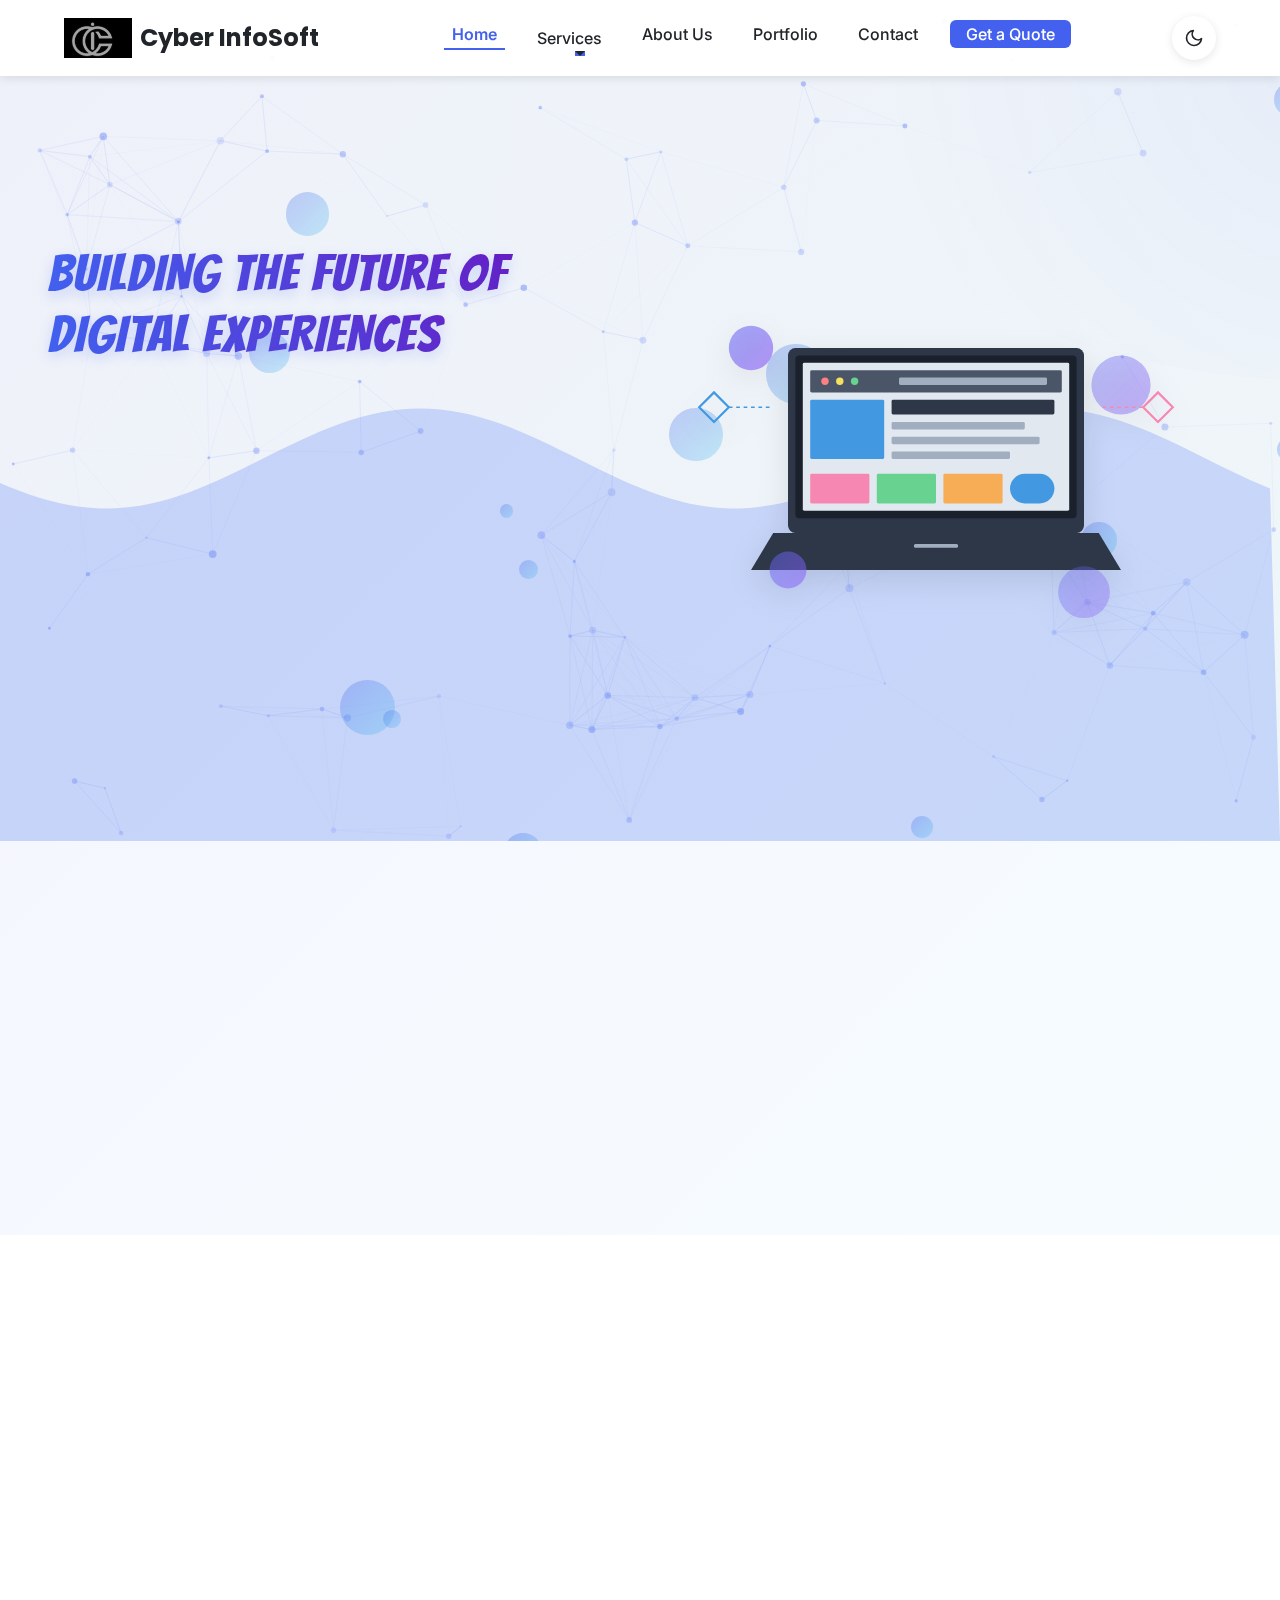
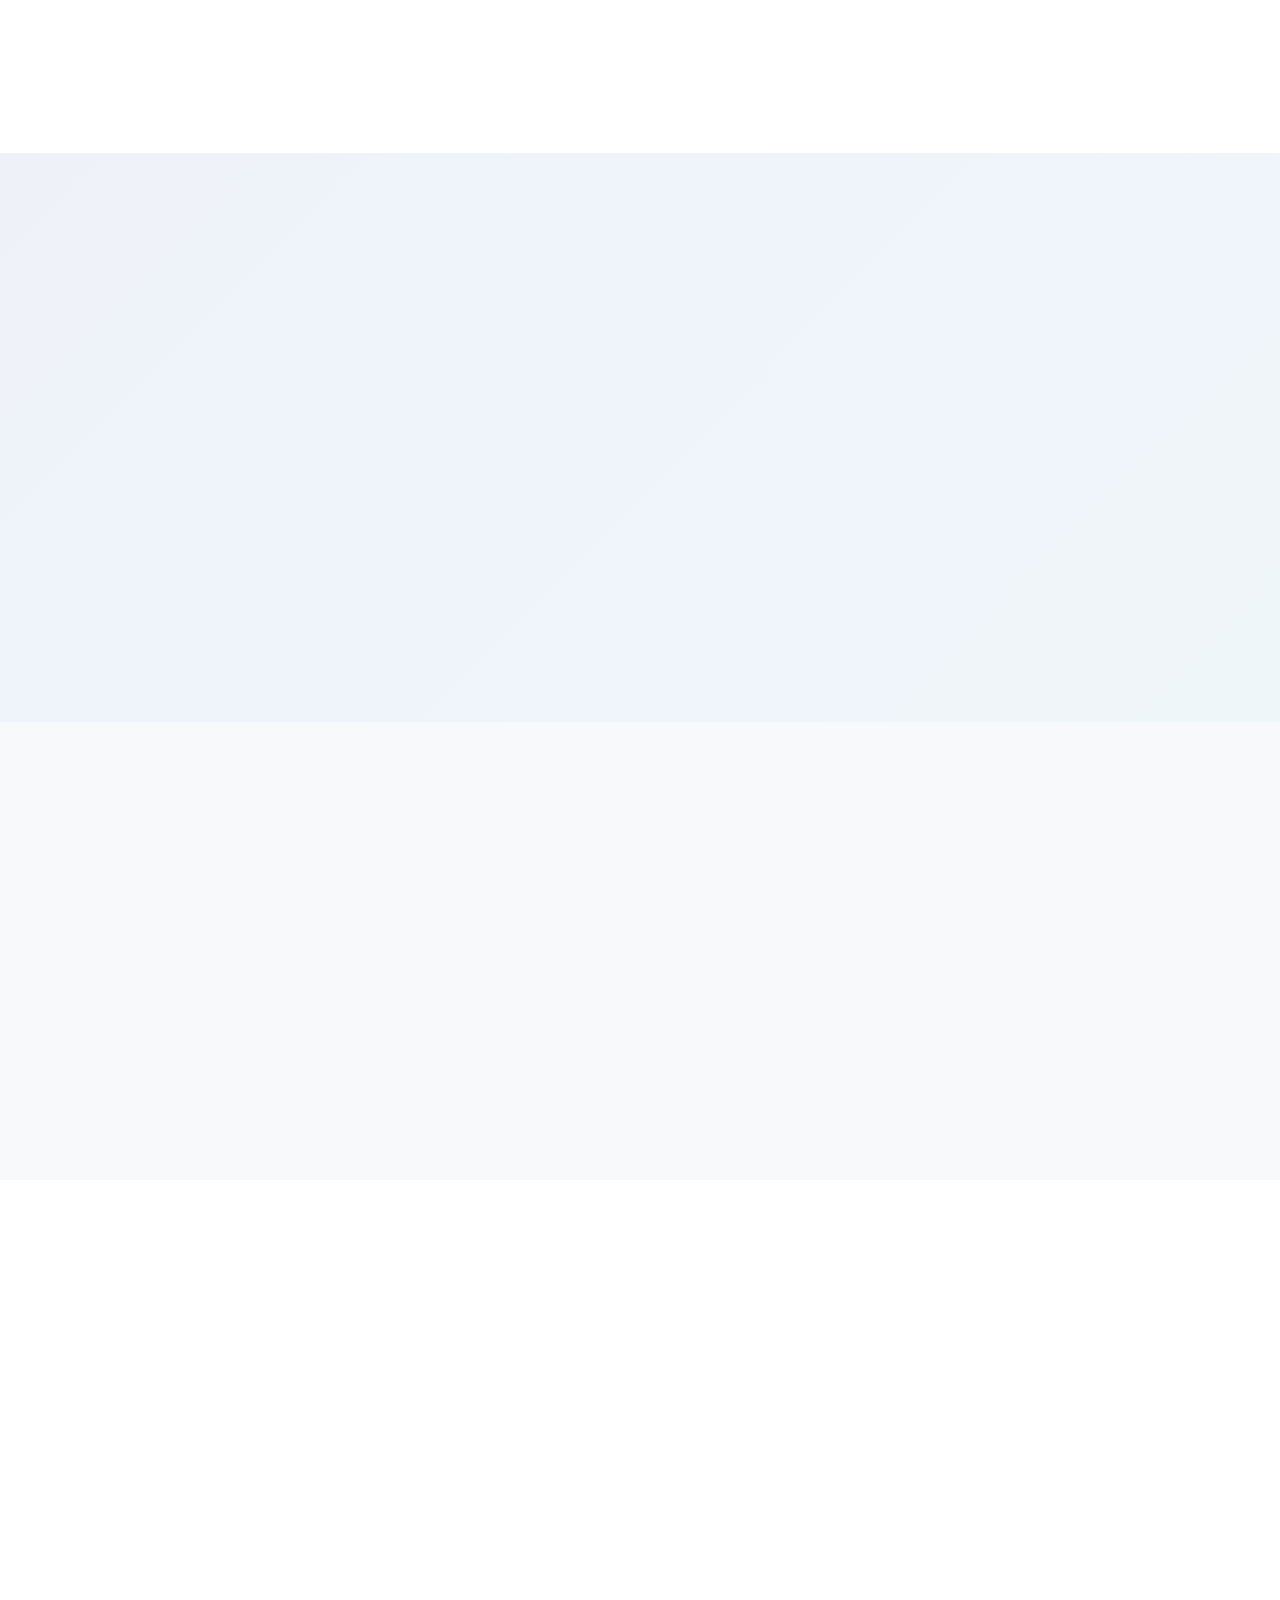
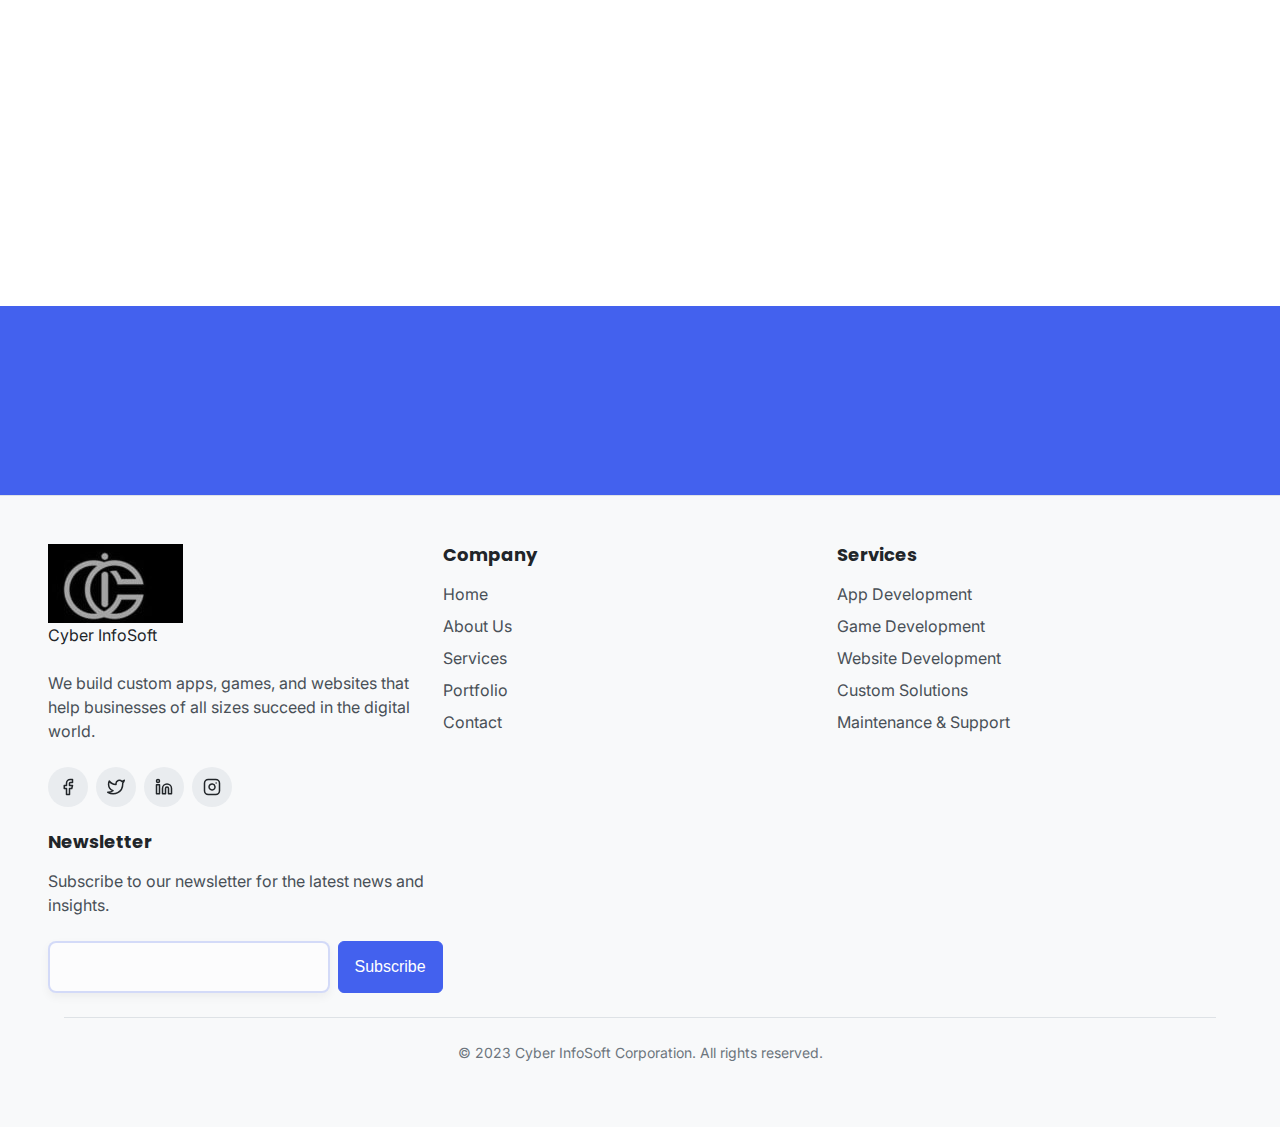
<file: index.html>
<!DOCTYPE html>
<html lang="en">
<head>
  <meta charset="UTF-8">
  <meta name="viewport" content="width=device-width, initial-scale=1.0">
  <title>Cyber InfoSoft Corporation - Custom Apps, Games & Websites</title>
  
  <!-- Preloader Styles -->
  <style>
    .preloader {
      position: fixed;
      top: 0;
      left: 0;
      width: 100%;
      height: 100%;
      background-color: #ffffff;
      display: flex;
      justify-content: center;
      align-items: center;
      z-index: 9999;
      transition: opacity 0.5s ease-in-out;
    }
    
    .preloader.fade-out {
      opacity: 0;
    }
    
    .spinner {
      width: 60px;
      height: 60px;
      border: 5px solid rgba(0, 0, 0, 0.1);
      border-radius: 50%;
      border-top-color: #4a6cf7;
      animation: spin 1s ease-in-out infinite;
    }
    
    @keyframes spin {
      to { transform: rotate(360deg); }
    }
    
    [data-theme="dark"] .preloader {
      background-color: #121212;
    }
  </style>
  
  <!-- Preloader Styles -->
  <style>
    .preloader {
      position: fixed;
      top: 0;
      left: 0;
      width: 100%;
      height: 100%;
      background-color: #ffffff;
      display: flex;
      justify-content: center;
      align-items: center;
      z-index: 9999;
      transition: opacity 0.5s ease-in-out;
    }
    
    .preloader.fade-out {
      opacity: 0;
    }
    
    .spinner {
      width: 60px;
      height: 60px;
      border: 5px solid rgba(0, 0, 0, 0.1);
      border-radius: 50%;
      border-top-color: #4a6cf7;
      animation: spin 1s ease-in-out infinite;
    }
    
    @keyframes spin {
      to { transform: rotate(360deg); }
    }
    
    [data-theme="dark"] .preloader {
      background-color: #121212;
    }
  </style>
<head>
  <meta charset="UTF-8">
  <meta name="viewport" content="width=device-width, initial-scale=1.0">
  <title>Cyber InfoSoft Corporation - Custom Apps, Games & Websites</title>
  
  <!-- Meta Description -->
  <meta name="description" content="Cyber InfoSoft Corporation builds custom apps, games, and websites for businesses of all sizes. We create responsive, high-performing digital solutions that drive results.">
  
  <!-- Open Graph / Facebook -->
  <meta property="og:type" content="website">
  <meta property="og:url" content="https://cyberinfosoft.com/">
  <meta property="og:title" content="Cyber InfoSoft Corporation - Custom Apps, Games & Websites">
  <meta property="og:description" content="We build custom apps, games, and websites for businesses of all sizes. Get digital solutions that drive results.">
  <meta property="og:image" content="https://cyberinfosoft.com/assets/images/og-image.jpg">
  
  <!-- Twitter -->
  <meta property="twitter:card" content="summary_large_image">
  <meta property="twitter:url" content="https://cyberinfosoft.com/">
  <meta property="twitter:title" content="Cyber InfoSoft Corporation - Custom Apps, Games & Websites">
  <meta property="twitter:description" content="We build custom apps, games, and websites for businesses of all sizes. Get digital solutions that drive results.">
  <meta property="twitter:image" content="https://cyberinfosoft.com/assets/images/twitter-image.jpg">
  
  <!-- Favicon -->
  <link rel="icon" type="image/x-icon" href="favicon.ico">
  <link rel="apple-touch-icon" sizes="180x180" href="/assets/icons/apple-touch-icon.png">
  <link rel="icon" type="image/png" sizes="32x32" href="/assets/icons/favicon-32x32.png">
  <link rel="icon" type="image/png" sizes="16x16" href="/assets/icons/favicon-16x16.png">
  <link rel="manifest" href="site.webmanifest">
  
  <!-- Fonts -->
  <link rel="preconnect" href="https://fonts.googleapis.com">
  <link rel="preconnect" href="https://fonts.gstatic.com" crossorigin>
  <link href="https://fonts.googleapis.com/css2?family=Inter:wght@400;500;600;700&family=Poppins:wght@500;600;700&family=Noto+Sans+Mono&family=Rakkas&family=Style+Script&family=Bangers&display=swap" rel="stylesheet">
  
  <!-- Styles -->
  <link rel="stylesheet" href="css/style.css">
  <link rel="stylesheet" href="css/custom.css">
  <link rel="stylesheet" href="css/templates.css">
  
  <style>
    .font-display { 
      font-family: 'Style Script', cursive; 
    }
    .font-handwriting { 
      font-family: 'Noto Sans Mono', monospace; 
    }
    .font-title { 
      font-family: 'Rakkas', serif; 
    }
    .font-cute { 
      font-family: 'Bangers', cursive; 
      font-weight: 400; 
      letter-spacing: 1px;
      transform: scaleY(0.9);
    }
    
    .section-header h2 {
      font-family: 'Bangers', cursive;
      font-weight: 400;
      letter-spacing: 1px;
      transform: scaleY(0.9);
      font-size: 2.5rem;
    }
  </style>
  
  <!-- Prevent Flash of Incorrect Theme -->
  <script>
    (function() {
      // Immediately apply the saved theme to prevent flash
      const savedTheme = localStorage.getItem('theme');
      if (savedTheme) {
        document.documentElement.setAttribute('data-theme', savedTheme);
      } else if (window.matchMedia && window.matchMedia('(prefers-color-scheme: dark)').matches) {
        document.documentElement.setAttribute('data-theme', 'dark');
      }
    })();
  </script>
  
  <!-- Google Analytics Placeholder -->
  <!-- 
  <script async src="https://www.googletagmanager.com/gtag/js?id=GA_MEASUREMENT_ID"></script>
  <script>
    window.dataLayer = window.dataLayer || [];
    function gtag(){dataLayer.push(arguments);}
    gtag('js', new Date());
    gtag('config', 'GA_MEASUREMENT_ID');
  </script>
  -->
</head>
<body>
  <!-- Particles Background -->
  <div id="particles-js" class="particles-container"></div>
  
  <!-- Preloader -->
  <div class="preloader">
    <div class="spinner"></div>
  </div>
  <!-- Header -->
  <header class="header">
    <div class="container">
      <nav class="navbar">
        <a href="index.html" class="logo">
          <img src="logo_black_bg_white.png" alt="Cyber InfoSoft Corporation Logo">
          <span>Cyber InfoSoft</span>
        </a>
        
        <button class="hamburger" aria-label="Toggle Menu">
          <span></span>
          <span></span>
          <span></span>
        </button>
        
        <ul class="nav-menu">
          <li class="nav-item"><a href="index.html" class="nav-link active">Home</a></li>
          <li class="nav-item dropdown">
            <a href="services.html" class="nav-link">Services</a>
            <ul class="dropdown-menu">
              <li><a href="services.html#app-development-details" class="dropdown-item">App Development</a></li>
              <li><a href="services.html#game-development-details" class="dropdown-item">Game Development</a></li>
              <li><a href="services.html#website-development-details" class="dropdown-item">Website Development</a></li>
              <li><a href="services.html#custom-solutions-details" class="dropdown-item">Custom Solutions</a></li>
            </ul>
          </li>
          <li class="nav-item"><a href="about.html" class="nav-link">About Us</a></li>
          <li class="nav-item"><a href="portfolio.html" class="nav-link">Portfolio</a></li>
          <li class="nav-item"><a href="contact.html" class="nav-link">Contact</a></li>
          <li class="nav-item"><a href="quote.html" class="nav-cta">Get a Quote</a></li>
        </ul>
        
        <button class="theme-toggle" aria-label="Toggle Dark Mode">
          <svg class="moon-icon" xmlns="http://www.w3.org/2000/svg" width="24" height="24" viewBox="0 0 24 24" fill="none" stroke="currentColor" stroke-width="2" stroke-linecap="round" stroke-linejoin="round">
            <path d="M21 12.79A9 9 0 1 1 11.21 3 7 7 0 0 0 21 12.79z"></path>
          </svg>
          <svg class="sun-icon d-none" xmlns="http://www.w3.org/2000/svg" width="24" height="24" viewBox="0 0 24 24" fill="none" stroke="currentColor" stroke-width="2" stroke-linecap="round" stroke-linejoin="round">
            <circle cx="12" cy="12" r="5"></circle>
            <line x1="12" y1="1" x2="12" y2="3"></line>
            <line x1="12" y1="21" x2="12" y2="23"></line>
            <line x1="4.22" y1="4.22" x2="5.64" y2="5.64"></line>
            <line x1="18.36" y1="18.36" x2="19.78" y2="19.78"></line>
            <line x1="1" y1="12" x2="3" y2="12"></line>
            <line x1="21" y1="12" x2="23" y2="12"></line>
            <line x1="4.22" y1="19.78" x2="5.64" y2="18.36"></line>
            <line x1="18.36" y1="5.64" x2="19.78" y2="4.22"></line>
          </svg>
        </button>
      </nav>
    </div>
  </header>
  
  <div class="backdrop"></div>
  
  <!-- Particles Background -->
  <div id="particles-js" class="particles-container"></div>
  
  <!-- Hero Section -->
  <section class="hero">
    <div class="container">
      <div class="row">
        <div class="col-md-6 hero-content reveal">
          <h1 class="hero-title font-cute">BUILDING THE FUTURE OF DIGITAL EXPERIENCES</h1>
          <p class="hero-subtitle font-handwriting">Custom digital solutions designed to transform your ideas into reality, delivering exceptional user experiences across all platforms.</p>
          <div class="hero-cta">
            <a href="quote.html" class="btn btn-primary btn-lg pulse-effect">Start Your Journey</a>
            <a href="portfolio.html" class="btn btn-outline btn-lg hover-effect">View Our Work</a>
          </div>
        </div>
        <div class="col-md-6">
          <img src="assets/images/hero-image.svg" alt="Digital Solutions Illustration" class="hero-image floating reveal" loading="eager">
        </div>
      </div>
    </div>
    <div class="hero-bg-animation">
      <canvas id="heroCanvas"></canvas>
    </div>
  </section>
  
  
  <!-- Statistics Section -->
<section class="section statistics">
  <div class="container">
    <div class="text-center mb-5">
      <h2 class="reveal font-cute" style="font-size: 2.5rem;">Our Achievements</h2>
      <p class="reveal font-handwriting">Numbers that speak for our expertise and dedication</p>
    </div>
    
    <div class="row">
      <div class="col-6 col-md-3 mb-4 mb-md-0">
        <div class="stat-card reveal">
          <div class="stat-number" data-count="10">0</div>
          <div class="stat-label">Years of Experience</div>
        </div>
      </div>

      <div class="col-6 col-md-3 mb-4 mb-md-0">
        <div class="stat-card reveal">
          <div class="stat-number" data-count="120">0</div>
          <div class="stat-label">Happy Clients</div>
        </div>
      </div>

      <div class="col-6 col-md-3 mb-4 mb-md-0">
        <div class="stat-card reveal">
          <div class="stat-number" data-count="250">0</div>
          <div class="stat-label">Projects Completed</div>
        </div>
      </div>

      <div class="col-6 col-md-3">
        <div class="stat-card reveal">
          <div class="stat-number" data-count="15">0</div>
          <div class="stat-label">Team Members</div>
        </div>
      </div>
    </div>
  </div>
</section>

  
  <!-- Features Section -->
  <section class="section features">
    <div class="container">
      <div class="text-center mb-5 section-header">
        <h2 class="reveal font-cute">WHY CHOOSE CYBER INFOSOFT?</h2>
        <p class="reveal font-handwriting">We deliver digital solutions that are not just beautiful, but also drive real business results.</p>
      </div>
      
      <div class="row">
        <div class="col-md-3 mb-4 mb-md-0">
          <div class="card h-100 reveal">
            <div class="card-body text-center">
              <div class="feature-icon">
                <svg xmlns="http://www.w3.org/2000/svg" width="24" height="24" viewBox="0 0 24 24" fill="none" stroke="currentColor" stroke-width="2" stroke-linecap="round" stroke-linejoin="round">
                  <rect x="2" y="3" width="20" height="14" rx="2" ry="2"></rect>
                  <line x1="8" y1="21" x2="16" y2="21"></line>
                  <line x1="12" y1="17" x2="12" y2="21"></line>
                </svg>
              </div>
              <h3 class="feature-title">App Development</h3>
              <p>Custom mobile applications for Android and iOS that connect you with your customers wherever they are.</p>
            </div>
          </div>
        </div>
        
        <div class="col-md-3 mb-4 mb-md-0">
          <div class="card h-100 reveal">
            <div class="card-body text-center">
              <div class="feature-icon">
                <svg xmlns="http://www.w3.org/2000/svg" width="24" height="24" viewBox="0 0 24 24" fill="none" stroke="currentColor" stroke-width="2" stroke-linecap="round" stroke-linejoin="round">
                  <polygon points="5 3 19 12 5 21 5 3"></polygon>
                </svg>
              </div>
              <h3 class="feature-title">Game Development</h3>
              <p>Engaging 2D and 3D games that entertain, educate, and create memorable experiences for your audience.</p>
            </div>
          </div>
        </div>
        
        <div class="col-md-3 mb-4 mb-md-0">
          <div class="card h-100 reveal">
            <div class="card-body text-center">
              <div class="feature-icon">
                <svg xmlns="http://www.w3.org/2000/svg" width="24" height="24" viewBox="0 0 24 24" fill="none" stroke="currentColor" stroke-width="2" stroke-linecap="round" stroke-linejoin="round">
                  <path d="M12 20h9"></path>
                  <path d="M16.5 3.5a2.121 2.121 0 0 1 3 3L7 19l-4 1 1-4L16.5 3.5z"></path>
                </svg>
              </div>
              <h3 class="feature-title">Website Development</h3>
              <p>Responsive websites that look perfect on all devices and help establish your brand's online presence.</p>
            </div>
          </div>
        </div>
        
        <div class="col-md-3 mb-4 mb-md-0">
          <div class="card h-100 reveal">
            <div class="card-body text-center">
              <div class="feature-icon">
                <svg xmlns="http://www.w3.org/2000/svg" width="24" height="24" viewBox="0 0 24 24" fill="none" stroke="currentColor" stroke-width="2" stroke-linecap="round" stroke-linejoin="round">
                  <polyline points="22 12 18 12 15 21 9 3 6 12 2 12"></polyline>
                </svg>
              </div>
              <h3 class="feature-title">Custom Solutions</h3>
              <p>Tailored digital solutions including AI, ML, and IoT applications designed to meet your specific business needs.</p>
            </div>
          </div>
        </div>
      </div>
    </div>
  </section>
  
  <!-- What We Offer Section -->
  <section class="section what-we-offer bg-light">
    <div class="container">
      <div class="text-center mb-5">
        <h2 class="reveal font-cute" style="font-size: 2.5rem;">What We Offer</h2>
        <p class="reveal font-handwriting">Comprehensive digital solutions tailored to your business needs</p>
      </div>
      
      <div class="row">
        <div class="col-lg-4 mb-4">
          <div class="offer-card reveal" style="border-radius: 10px; transition: all 0.3s ease;" onmouseover="this.style.transform='translateY(-10px)'; this.style.boxShadow='0 15px 30px rgba(0,0,0,0.2)'; this.style.border='2px solid #e0e0e0';" onmouseout="this.style.transform='translateY(0)'; this.style.boxShadow='none'; this.style.border='none';">
            <div class="offer-icon">
              <svg xmlns="http://www.w3.org/2000/svg" width="24" height="24" viewBox="0 0 24 24" fill="none" stroke="currentColor" stroke-width="2" stroke-linecap="round" stroke-linejoin="round">
                <circle cx="12" cy="12" r="10"></circle>
                <line x1="12" y1="8" x2="12" y2="12"></line>
                <line x1="12" y1="16" x2="12.01" y2="16"></line>
              </svg>
            </div>
            <h3>Expert Consultation</h3>
            <ul class="offer-list">
              <li>Business needs analysis</li>
              <li>Technology stack recommendations</li>
              <li>Digital strategy planning</li>
              <li>Competitive market analysis</li>
            </ul>
          </div>
        </div>
        
        <div class="col-lg-4 mb-4">
          <div class="offer-card reveal" style="border-radius: 10px; transition: all 0.3s ease;" onmouseover="this.style.transform='translateY(-10px)'; this.style.boxShadow='0 15px 30px rgba(0,0,0,0.2)'; this.style.border='2px solid #e0e0e0';" onmouseout="this.style.transform='translateY(0)'; this.style.boxShadow='none'; this.style.border='none';">
            <div class="offer-icon">
              <svg xmlns="http://www.w3.org/2000/svg" width="24" height="24" viewBox="0 0 24 24" fill="none" stroke="currentColor" stroke-width="2" stroke-linecap="round" stroke-linejoin="round">
                <path d="M17 21v-2a4 4 0 0 0-4-4H5a4 4 0 0 0-4 4v2"></path>
                <circle cx="9" cy="7" r="4"></circle>
                <path d="M23 21v-2a4 4 0 0 0-3-3.87"></path>
                <path d="M16 3.13a4 4 0 0 1 0 7.75"></path>
              </svg>
            </div>
            <h3>Dedicated Team</h3>
            <ul class="offer-list">
              <li>Experienced developers</li>
              <li>UI/UX design specialists</li>
              <li>Quality assurance engineers</li>
              <li>Project managers</li>
            </ul>
          </div>
        </div>
        
        <div class="col-lg-4 mb-4">
          <div class="offer-card reveal" style="border-radius: 10px; transition: all 0.3s ease;" onmouseover="this.style.transform='translateY(-10px)'; this.style.boxShadow='0 15px 30px rgba(0,0,0,0.2)'; this.style.border='2px solid #e0e0e0';" onmouseout="this.style.transform='translateY(0)'; this.style.boxShadow='none'; this.style.border='none';">
            <div class="offer-icon">
              <svg xmlns="http://www.w3.org/2000/svg" width="24" height="24" viewBox="0 0 24 24" fill="none" stroke="currentColor" stroke-width="2" stroke-linecap="round" stroke-linejoin="round">
                <path d="M12 2L2 7l10 5 10-5-10-5z"></path>
                <path d="M2 17l10 5 10-5"></path>
                <path d="M2 12l10 5 10-5"></path>
              </svg>
            </div>
            <h3>Full-Cycle Development</h3>
            <ul class="offer-list">
              <li>Requirements gathering</li>
              <li>Design and prototyping</li>
              <li>Development and testing</li>
              <li>Deployment and maintenance</li>
            </ul>
          </div>
        </div>
      </div>
    </div>
  </section>
  
  <!-- How We Work Section -->
  <section class="section bg-light">
    <div class="container">
      <div class="text-center mb-5">
        <h2 class="reveal font-cute" style="font-size: 2.5rem;">How We Work</h2>
        <p class="reveal font-handwriting">Our proven process ensures your project is completed on time, on budget, and exceeds expectations.</p>
      </div>
      
      <div class="row">
        <div class="col-md-3 mb-4 mb-md-0">
          <div class="card h-100 reveal">
            <div class="card-body text-center">
              <div class="process-number">1</div>
              <h3 class="feature-title">Discover</h3>
              <p>We learn about your business, goals, target audience, and competitors to create a strategic plan.</p>
            </div>
          </div>
        </div>
        
        <div class="col-md-3 mb-4 mb-md-0">
          <div class="card h-100 reveal">
            <div class="card-body text-center">
              <div class="process-number">2</div>
              <h3 class="feature-title">Design</h3>
              <p>We create wireframes and visual designs that align with your brand and business objectives.</p>
            </div>
          </div>
        </div>
        
        <div class="col-md-3 mb-4 mb-md-0">
          <div class="card h-100 reveal">
            <div class="card-body text-center">
              <div class="process-number">3</div>
              <h3 class="feature-title">Build</h3>
              <p>Our developers bring the designs to life with clean, efficient code for apps, games, and websites.</p>
            </div>
          </div>
        </div>
        
        <div class="col-md-3 mb-4 mb-md-0">
          <div class="card h-100 reveal">
            <div class="card-body text-center">
              <div class="process-number">4</div>
              <h3 class="feature-title">Launch</h3>
              <p>After thorough testing, we deploy your app, game, or website and provide training on how to manage it.</p>
            </div>
          </div>
        </div>
      </div>
    </div>
  </section>
  
  <!-- Featured Projects Section -->
  <section class="section portfolio">
    <div class="container">
      <div class="text-center mb-5">
        <h2 class="reveal font-cute" style="font-size: 2.5rem;">Featured Templates</h2>
        <p class="reveal font-handwriting">Take a look at some of our recent work that has helped businesses grow.</p>
      </div>
      
      <div class="row">
        <div class="col-md-4 mb-4">
          <div class="card portfolio-card reveal">
            <img 
                src="data:image/svg+xml,%3Csvg xmlns='http://www.w3.org/2000/svg' viewBox='0 0 1 1'%3E%3C/svg%3E" 
                data-src="assets/images/pomodor.png" 
                alt="Mobile App" 
                class="card-img lazy" 
                loading="lazy">
            <div class="card-body">
              <h3 class="card-title">Pomodoro Timer</h3>
              <p class="card-text">A calm, cute Pomodoro timer with 25-minute focus and flexible 5/10-minute breaks wrapped in minimalist aesthetics</p>
              <div class="portfolio-tags">
                <span class="badge">Website</span>
                
              </div>
            </div>
          </div>
        </div>
        
        <div class="col-md-4 mb-4">
          <div class="card portfolio-card reveal">
            <img 
                src="data:image/svg+xml,%3Csvg xmlns='http://www.w3.org/2000/svg' viewBox='0 0 1 1'%3E%3C/svg%3E" 
                data-src="assets/images/cozyy_creations.jpg" 
                alt="Mobile Game" 
                class="card-img lazy" 
                loading="lazy">
            <div class="card-body">
              <h3 class="card-title">E - Commerce Website</h3>
              <p class="card-text">A complete online store solution with product listings, cart, and checkout functionality.</p>
              <div class="portfolio-tags">
                <span class="badge">Website</span>
                
              </div>
            </div>
          </div>
        </div>
        
        <div class="col-md-4 mb-4">
          <div class="card portfolio-card reveal">
            <img 
                src="data:image/svg+xml,%3Csvg xmlns='http://www.w3.org/2000/svg' viewBox='0 0 1 1'%3E%3C/svg%3E" 
                data-src="assets/images/Floppy_Game.png" 
                alt="E-commerce Website" 
                class="card-img lazy" 
                loading="lazy">
            <div class="card-body">
              <h3 class="card-title">Endless-Flyer</h3>
              <p class="card-text">Control a bird that flaps forward, navigating through gaps between pipes. Each pass scores a point, and the game ends on collision.</p>
              <div class="portfolio-tags">
                <span class="badge">Game</span>
                
              </div>
            </div>
          </div>
        </div>
      </div>
      
      <div class="text-center mt-4">
        <a href="portfolio.html" class="btn btn-outline">View All Projects</a>
      </div>
    </div>
  </section>
  
  <!-- Testimonials Section -->
  <!--<section class="section testimonials bg-light">
    <div class="container">
      <div class="text-center mb-5">
        <h2 class="reveal">What Our Clients Say</h2>
        <p class="reveal">Don't just take our word for it - hear from some of our satisfied clients.</p>
      </div>
      
      <div class="testimonial-slider reveal">
        <div class="testimonial active">
          <div class="testimonial-text">
            Cyber InfoSoft transformed our online presence. Our new website not only looks great but has significantly increased our leads and conversions. Their team was professional, responsive, and delivered exactly what we needed.
          </div>
          <div class="testimonial-author">Sarah Johnson</div>
          <div class="testimonial-role">CEO, Mountain Gear Shop</div>
        </div>
        
        <div class="testimonial">
          <div class="testimonial-text">
            The mobile app Cyber InfoSoft developed for us exceeded all expectations. User engagement is up 300% and we've seen a significant boost in customer retention. Their expertise in app development is truly impressive.
          </div>
          <div class="testimonial-author">Michael Chen</div>
          <div class="testimonial-role">Founder, FitTrack Pro</div>
        </div>
        
        <div class="testimonial">
           <div class="testimonial-text">
             Our educational game has become a hit with parents and teachers alike. Cyber InfoSoft delivered a product that's both entertaining and educational. The game's success has opened new revenue streams for our company.
           </div>
           <div class="testimonial-author">Emily Rodriguez</div>
           <div class="testimonial-role">Director, Educational Games Inc.</div>
         </div>
         
         <div class="testimonial">
           <div class="testimonial-text">
             We needed a custom solution that combined web, mobile, and data analytics. Cyber InfoSoft created an integrated platform that streamlined our operations and provided valuable insights. Their versatility across different technologies is remarkable.
           </div>
           <div class="testimonial-author">David Park</div>
           <div class="testimonial-role">CTO, Innovate Solutions</div>
         </div>
        
        <div class="testimonial">
          <div class="testimonial-text">
            The team at Cyber InfoSoft exceeded all our expectations. They took the time to understand our business needs and delivered a website that not only looks beautiful but also drives results. Their ongoing support has been exceptional.
          </div>
          <div class="testimonial-author">David Thompson</div>
          <div class="testimonial-role">Operations Manager, Global Logistics Inc.</div>
        </div>
        
        <div class="testimonial">
          <div class="testimonial-text">
            Choosing Cyber InfoSoft for our website redesign was the best decision we made. Their expertise in both design and development resulted in a site that's not only visually stunning but also performs exceptionally well. Our conversion rates have increased by 45% since launch.
          </div>
          <div class="testimonial-author">Jennifer Lee</div>
          <div class="testimonial-role">Digital Marketing Lead, Innovate Solutions</div>
        </div>
        
        <div class="slider-controls">
          <button class="slider-prev" aria-label="Previous testimonial">
            <svg xmlns="http://www.w3.org/2000/svg" width="24" height="24" viewBox="0 0 24 24" fill="none" stroke="currentColor" stroke-width="2" stroke-linecap="round" stroke-linejoin="round">
              <polyline points="15 18 9 12 15 6"></polyline>
            </svg>
          </button>
          <div class="slider-indicators">
            <button class="slider-indicator active" aria-label="Go to testimonial 1"></button>
            <button class="slider-indicator" aria-label="Go to testimonial 2"></button>
            <button class="slider-indicator" aria-label="Go to testimonial 3"></button>
            <button class="slider-indicator" aria-label="Go to testimonial 4"></button>
            <button class="slider-indicator" aria-label="Go to testimonial 5"></button>
          </div>
          <button class="slider-next" aria-label="Next testimonial">
            <svg xmlns="http://www.w3.org/2000/svg" width="24" height="24" viewBox="0 0 24 24" fill="none" stroke="currentColor" stroke-width="2" stroke-linecap="round" stroke-linejoin="round">
              <polyline points="9 18 15 12 9 6"></polyline>
            </svg>
          </button>
        </div>
      </div>
    </div>
  </section>-->
  
  <!-- CTA Section -->
  <section class="section-xs cta bg-primary">
    <div class="container text-center">
      <h2 class="reveal">Ready to Start Your Project?</h2>
      <p class="text-black mb-4 reveal">Let's create a digital solution that helps your business grow.</p>
      <a href="quote.html" class="btn btn-lg btn-dark reveal" style="font-weight: bold; font-size: 1.2rem; text-shadow: 1px 1px 3px rgba(0,0,0,0.3); box-shadow: 0 4px 8px rgba(0,0,0,0.2); color: white; background-color: #111111;">Get a Free Quote</a>
    </div>
  </section>
  
  <!-- Footer -->
  <footer class="footer">
    <div class="container">
      <div class="row">
        <div class="col-lg-4 mb-4 mb-lg-0">
          <div class="footer-logo">
            <img src="logo.jpg" alt="Cyber InfoSoft Corporation Logo">
            <span>Cyber InfoSoft</span>
          </div>
          <p class="footer-text">We build custom apps, games, and websites that help businesses of all sizes succeed in the digital world.</p>
          <div class="social-links">
            <a href="#" class="social-link" aria-label="Facebook">
              <svg xmlns="http://www.w3.org/2000/svg" width="18" height="18" viewBox="0 0 24 24" fill="none" stroke="currentColor" stroke-width="2" stroke-linecap="round" stroke-linejoin="round">
                <path d="M18 2h-3a5 5 0 0 0-5 5v3H7v4h3v8h4v-8h3l1-4h-4V7a1 1 0 0 1 1-1h3z"></path>
              </svg>
            </a>
            <a href="#" class="social-link" aria-label="Twitter">
              <svg xmlns="http://www.w3.org/2000/svg" width="18" height="18" viewBox="0 0 24 24" fill="none" stroke="currentColor" stroke-width="2" stroke-linecap="round" stroke-linejoin="round">
                <path d="M23 3a10.9 10.9 0 0 1-3.14 1.53 4.48 4.48 0 0 0-7.86 3v1A10.66 10.66 0 0 1 3 4s-4 9 5 13a11.64 11.64 0 0 1-7 2c9 5 20 0 20-11.5a4.5 4.5 0 0 0-.08-.83A7.72 7.72 0 0 0 23 3z"></path>
              </svg>
            </a>
            <a href="#" class="social-link" aria-label="LinkedIn">
              <svg xmlns="http://www.w3.org/2000/svg" width="18" height="18" viewBox="0 0 24 24" fill="none" stroke="currentColor" stroke-width="2" stroke-linecap="round" stroke-linejoin="round">
                <path d="M16 8a6 6 0 0 1 6 6v7h-4v-7a2 2 0 0 0-2-2 2 2 0 0 0-2 2v7h-4v-7a6 6 0 0 1 6-6z"></path>
                <rect x="2" y="9" width="4" height="12"></rect>
                <circle cx="4" cy="4" r="2"></circle>
              </svg>
            </a>
            <a href="#" class="social-link" aria-label="Instagram">
              <svg xmlns="http://www.w3.org/2000/svg" width="18" height="18" viewBox="0 0 24 24" fill="none" stroke="currentColor" stroke-width="2" stroke-linecap="round" stroke-linejoin="round">
                <rect x="2" y="2" width="20" height="20" rx="5" ry="5"></rect>
                <path d="M16 11.37A4 4 0 1 1 12.63 8 4 4 0 0 1 16 11.37z"></path>
                <line x1="17.5" y1="6.5" x2="17.51" y2="6.5"></line>
              </svg>
            </a>
          </div>
        </div>
        
        <div class="col-lg-2 col-md-4 mb-4 mb-md-0">
          <h4 class="footer-title">Company</h4>
          <ul class="footer-links">
            <li class="footer-link"><a href="index.html">Home</a></li>
            <li class="footer-link"><a href="about.html">About Us</a></li>
            <li class="footer-link"><a href="services.html">Services</a></li>
            <li class="footer-link"><a href="portfolio.html">Portfolio</a></li>
            <li class="footer-link"><a href="contact.html">Contact</a></li>
          </ul>
        </div>
        
        <div class="col-lg-2 col-md-4 mb-4 mb-md-0">
          <h4 class="footer-title">Services</h4>
          <ul class="footer-links">
            <li class="footer-link"><a href="services.html#app-development">App Development</a></li>
            <li class="footer-link"><a href="services.html#game-development">Game Development</a></li>
            <li class="footer-link"><a href="services.html#website-development">Website Development</a></li>
            <li class="footer-link"><a href="services.html#custom-solutions">Custom Solutions</a></li>
            <li class="footer-link"><a href="services.html#maintenance">Maintenance & Support</a></li>
          </ul>
        </div>
        
        <div class="col-lg-4 col-md-4">
          <h4 class="footer-title">Newsletter</h4>
          <p class="footer-text">Subscribe to our newsletter for the latest news and insights.</p>
          <form class="newsletter-form">
            <input type="email" class="form-control newsletter-input" placeholder="Your email address" required>
            <button type="submit" class="btn btn-primary">Subscribe</button>
          </form>
        </div>
      </div>
      
      <div class="copyright">
        <p>&copy; 2023 Cyber InfoSoft Corporation. All rights reserved.</p>
      </div>
    </div>
  </footer>
  
  <!-- Floating Quote Button -->
  <a href="quote.html" class="floating-quote-btn">
    <svg xmlns="http://www.w3.org/2000/svg" width="24" height="24" viewBox="0 0 24 24" fill="none" stroke="currentColor" stroke-width="2" stroke-linecap="round" stroke-linejoin="round">
      <path d="M11 5h6m-6 0v14m0-14l-4 4m10 6h-6m6 0l-4 4"></path>
    </svg>
    Request a Quote
  </a>
  
  <!-- Scripts -->
  <script src="js/particles.js"></script>
  <script src="js/main.js"></script>
  <script src="js/floating-quote.js"></script>
  <script src="js/hero-animation.js"></script>
  <script>
  function animateCounter(counter) {
    let target = +counter.getAttribute("data-count");
    let count = 0;

    // Default speed settings
    let increment = Math.ceil(target / 100);
    let speed = 20;

    // Make smaller numbers (10 & 15) slower
    if (target <= 20) {
      increment = 1;   // count step by 1
      speed = 120;     // slower updates
    }

    let updateCounter = setInterval(() => {
      count += increment;
      if (count >= target) {
        count = target;
        clearInterval(updateCounter);
      }
      counter.textContent = count;
    }, speed);
  }

  // IntersectionObserver: start animation when visible
  const observer = new IntersectionObserver(entries => {
    entries.forEach(entry => {
      if (entry.isIntersecting) {
        let counters = entry.target.querySelectorAll(".stat-number");
        counters.forEach(counter => animateCounter(counter));
        observer.unobserve(entry.target); // run only once
      }
    });
  }, { threshold: 0.5 });

  observer.observe(document.querySelector(".statistics"));
</script>
</body>
</html>
</file>
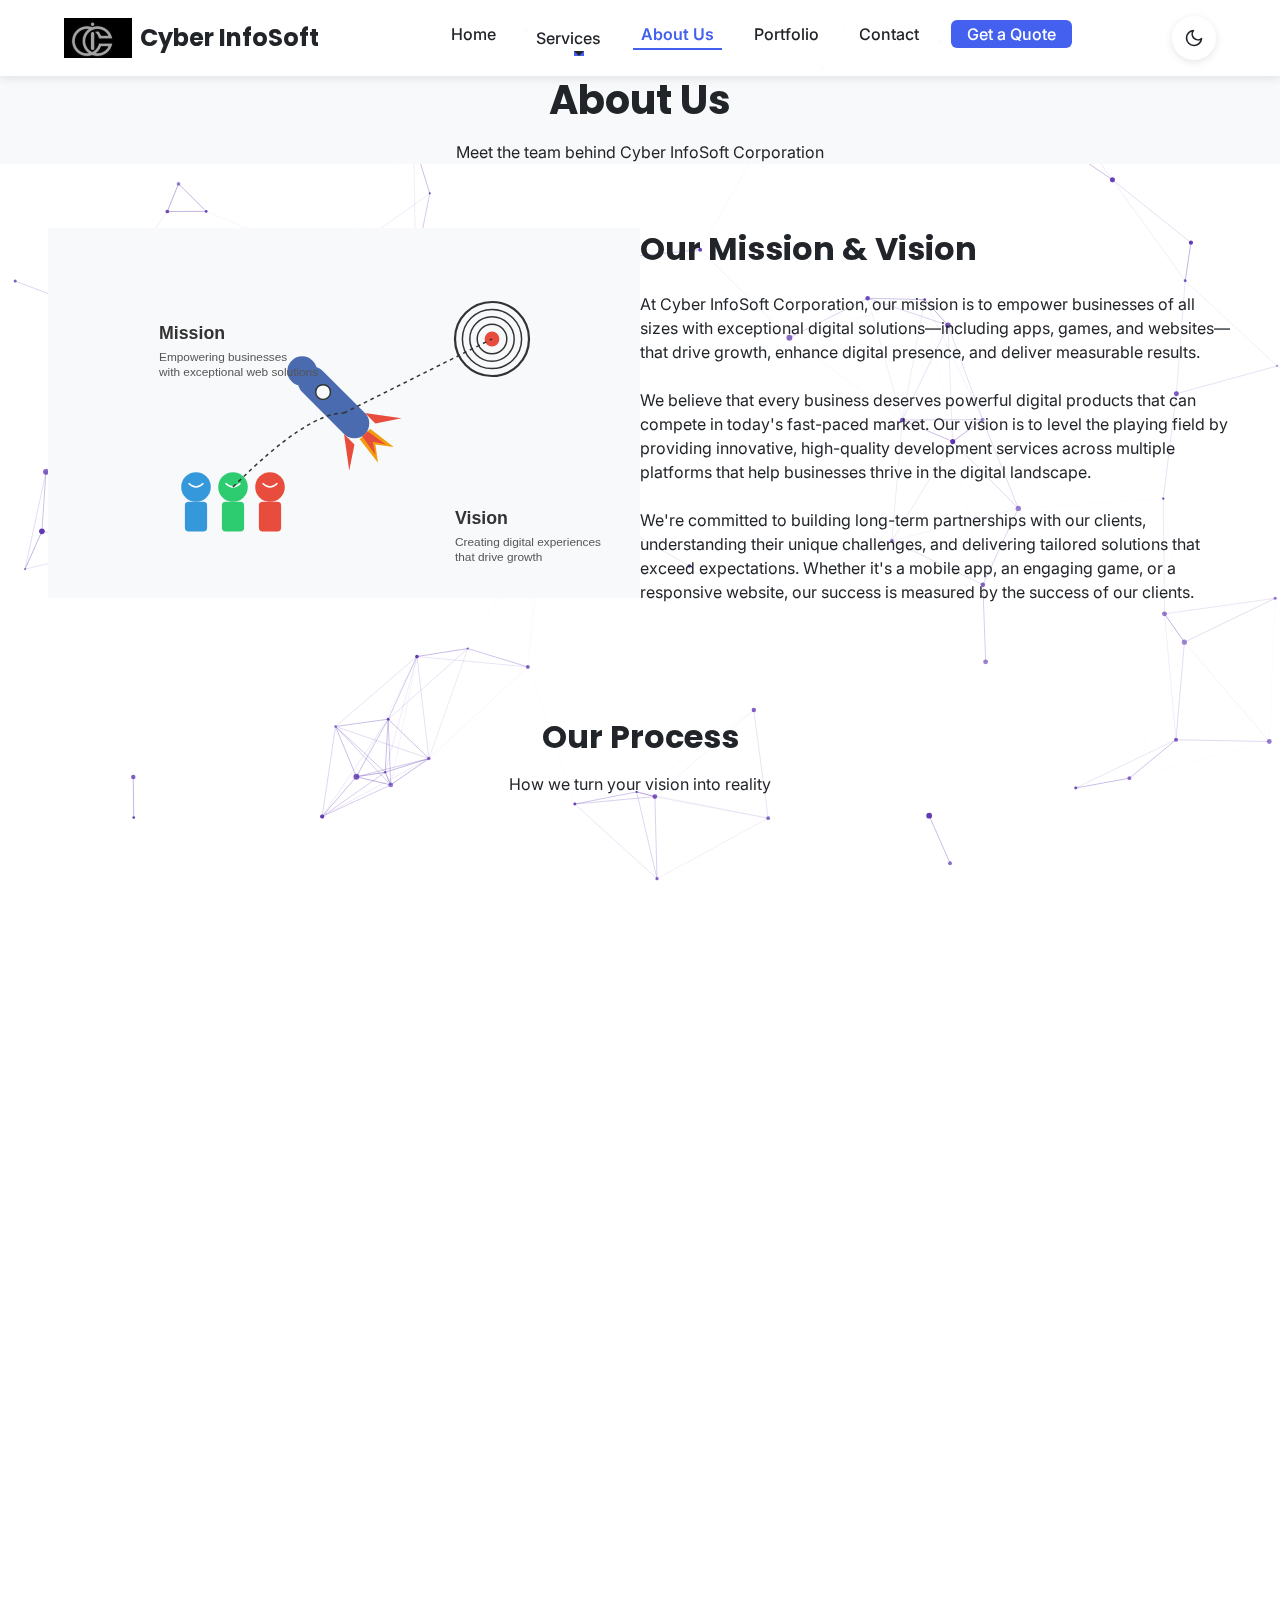
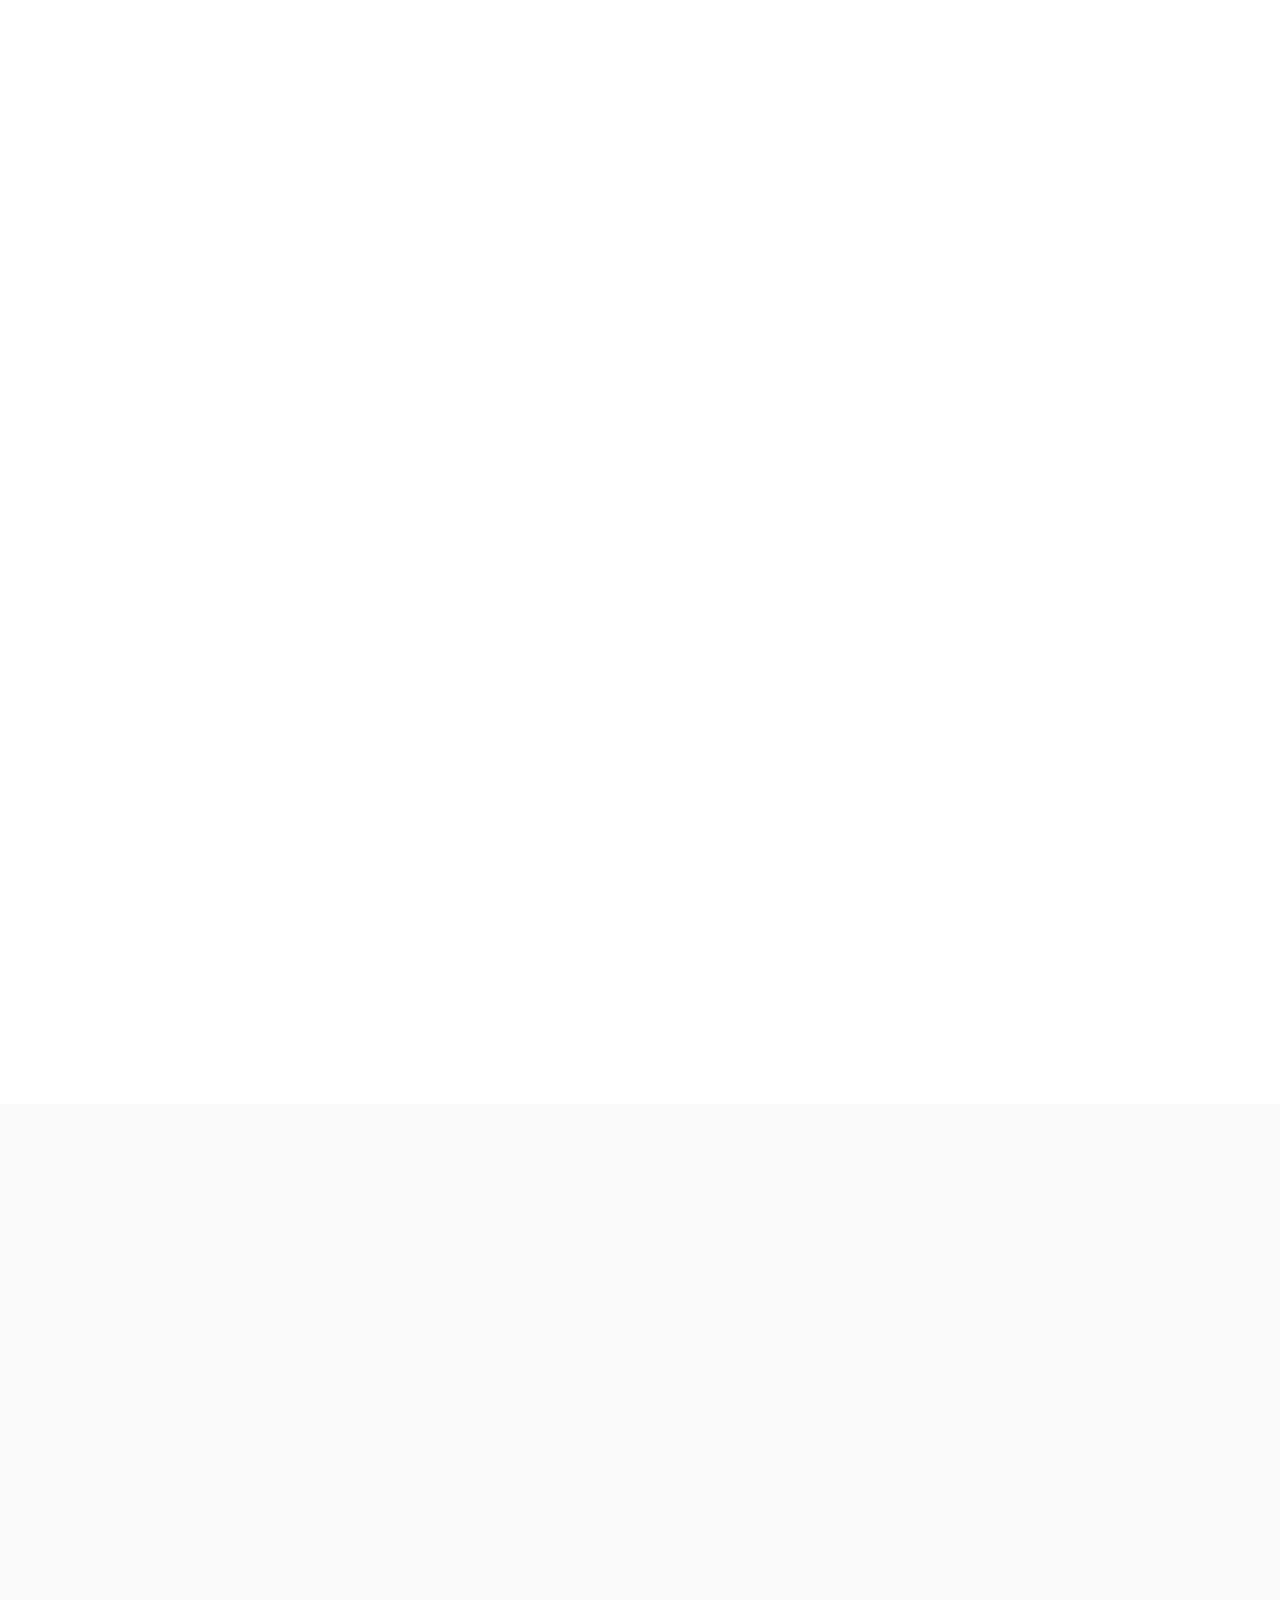
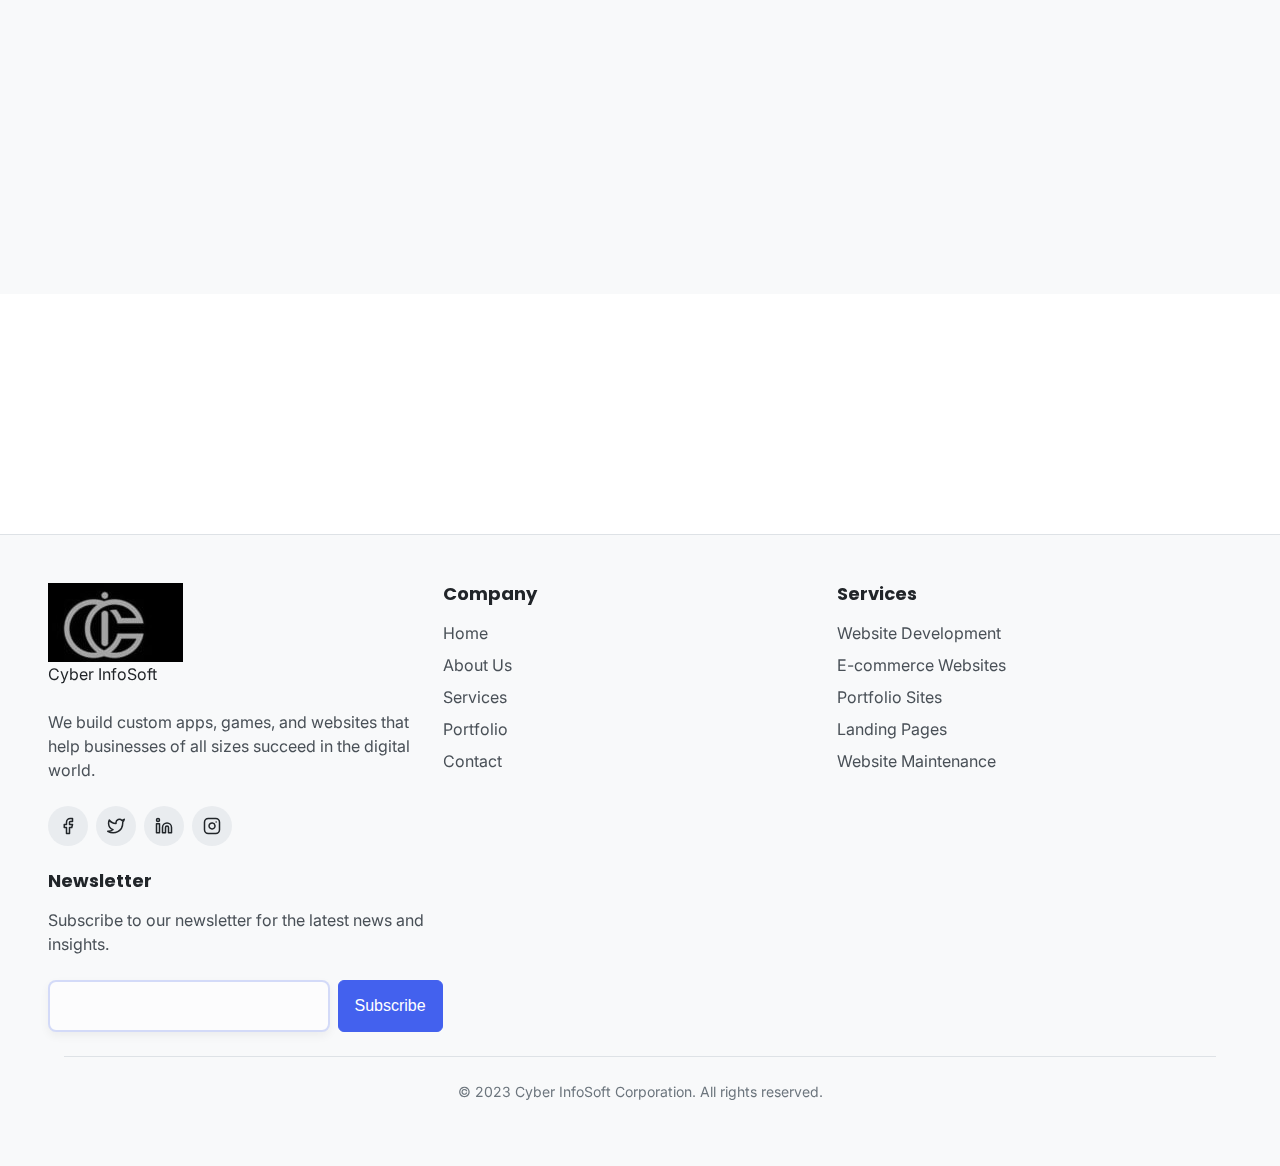
<file: about.html>
<!DOCTYPE html>
<html lang="en">
<head>
  <meta charset="UTF-8">
  <meta name="viewport" content="width=device-width, initial-scale=1.0">
  <title>About Us - Cyber InfoSoft Corporation</title>
  
  <!-- Meta Description -->
  <meta name="description" content="Learn about Cyber InfoSoft Corporation - our mission, team, values, and our passion for empowering businesses of all sizes with exceptional digital solutions.">
  
  <!-- Open Graph / Facebook -->
  <meta property="og:type" content="website">
  <meta property="og:url" content="https://cyberinfosoft.com/about.html">
  <meta property="og:title" content="About Cyber InfoSoft Corporation - Digital Development Experts">
  <meta property="og:description" content="Meet the team behind Cyber InfoSoft Corporation and learn about our mission to empower businesses with exceptional apps, games, websites, and custom digital solutions.">
  <meta property="og:image" content="https://cyberinfosoft.com/assets/images/og-image.jpg">
  
  <!-- Twitter -->
  <meta property="twitter:card" content="summary_large_image">
  <meta property="twitter:url" content="https://cyberinfosoft.com/about.html">
  <meta property="twitter:title" content="About Cyber InfoSoft Corporation - Digital Development Experts">
  <meta property="twitter:description" content="Meet the team behind Cyber InfoSoft Corporation and learn about our mission to empower businesses with exceptional apps, games, websites, and custom digital solutions.">
  <meta property="twitter:image" content="https://cyberinfosoft.com/assets/images/twitter-image.jpg">
  
  <!-- Favicon -->
  <link rel="icon" type="image/x-icon" href="favicon.ico">
  <link rel="apple-touch-icon" sizes="180x180" href="/assets/icons/apple-touch-icon.png">
  <link rel="icon" type="image/png" sizes="32x32" href="/assets/icons/favicon-32x32.png">
  <link rel="icon" type="image/png" sizes="16x16" href="/assets/icons/favicon-16x16.png">
  <link rel="manifest" href="site.webmanifest">
  
  <!-- Fonts -->
  <link rel="preconnect" href="https://fonts.googleapis.com">
  <link rel="preconnect" href="https://fonts.gstatic.com" crossorigin>
  <link href="https://fonts.googleapis.com/css2?family=Inter:wght@400;500;600;700&family=Poppins:wght@500;600;700&display=swap" rel="stylesheet">
  
  <!-- Styles -->
  <link rel="stylesheet" href="css/style.css">
  
  <!-- Prevent Flash of Incorrect Theme -->
  <script>
    (function() {
      // Immediately apply the saved theme to prevent flash
      const savedTheme = localStorage.getItem('theme');
      if (savedTheme) {
        document.documentElement.setAttribute('data-theme', savedTheme);
      } else if (window.matchMedia && window.matchMedia('(prefers-color-scheme: dark)').matches) {
        document.documentElement.setAttribute('data-theme', 'dark');
      }
    })();
  </script>
  
  <!-- Google Analytics Placeholder -->
  <!-- 
  <script async src="https://www.googletagmanager.com/gtag/js?id=GA_MEASUREMENT_ID"></script>
  <script>
    window.dataLayer = window.dataLayer || [];
    function gtag(){dataLayer.push(arguments);}
    gtag('js', new Date());
    gtag('config', 'GA_MEASUREMENT_ID');
  </script>
  -->
</head>
<body>
  <!-- Particles Background -->
  <div id="particles-js" class="particles-container"></div>
  
  <!-- Preloader -->
  <div class="preloader">
    <div class="loader"></div>
  </div>
  <!-- Header -->
  <header class="header">
    <div class="container">
      <nav class="navbar">
        <a href="index.html" class="logo">
<img src="logo.jpg" alt="Cyber InfoSoft Corporation Logo">
          <span>Cyber InfoSoft</span>
        </a>
        
        <button class="hamburger" aria-label="Toggle Menu">
          <span></span>
          <span></span>
          <span></span>
        </button>
        
        <ul class="nav-menu">
          <li class="nav-item"><a href="index.html" class="nav-link">Home</a></li>
          <li class="nav-item dropdown">
            <a href="services.html" class="nav-link">Services</a>
            <ul class="dropdown-menu">
              <li><a href="services.html#app-development-details" class="dropdown-item">App Development</a></li>
              <li><a href="services.html#game-development-details" class="dropdown-item">Game Development</a></li>
              <li><a href="services.html#website-development-details" class="dropdown-item">Website Development</a></li>
              <li><a href="services.html#custom-solutions-details" class="dropdown-item">Custom Solutions</a></li>
            </ul>
          </li>
          <li class="nav-item"><a href="about.html" class="nav-link active">About Us</a></li>
          <li class="nav-item"><a href="portfolio.html" class="nav-link">Portfolio</a></li>
          <li class="nav-item"><a href="contact.html" class="nav-link">Contact</a></li>
          <li class="nav-item"><a href="quote.html" class="nav-cta">Get a Quote</a></li>
        </ul>
        
        <button class="theme-toggle" aria-label="Toggle Dark Mode">
          <svg class="moon-icon" xmlns="http://www.w3.org/2000/svg" width="24" height="24" viewBox="0 0 24 24" fill="none" stroke="currentColor" stroke-width="2" stroke-linecap="round" stroke-linejoin="round">
            <path d="M21 12.79A9 9 0 1 1 11.21 3 7 7 0 0 0 21 12.79z"></path>
          </svg>
          <svg class="sun-icon d-none" xmlns="http://www.w3.org/2000/svg" width="24" height="24" viewBox="0 0 24 24" fill="none" stroke="currentColor" stroke-width="2" stroke-linecap="round" stroke-linejoin="round">
            <circle cx="12" cy="12" r="5"></circle>
            <line x1="12" y1="1" x2="12" y2="3"></line>
            <line x1="12" y1="21" x2="12" y2="23"></line>
            <line x1="4.22" y1="4.22" x2="5.64" y2="5.64"></line>
            <line x1="18.36" y1="18.36" x2="19.78" y2="19.78"></line>
            <line x1="1" y1="12" x2="3" y2="12"></line>
            <line x1="21" y1="12" x2="23" y2="12"></line>
            <line x1="4.22" y1="19.78" x2="5.64" y2="18.36"></line>
            <line x1="18.36" y1="5.64" x2="19.78" y2="4.22"></line>
          </svg>
        </button>
      </nav>
    </div>
  </header>
  
  <div class="backdrop"></div>
  
  <!-- Page Header -->
  <section class="page-header bg-light">
    <div class="container text-center">
      <h1 class="reveal">About Us</h1>
      <p class="lead reveal">Meet the team behind Cyber InfoSoft Corporation</p>
    </div>
  </section>
  
  <!-- Mission & Vision -->
  <section class="section">
    <div class="container">
      <div class="row align-items-center">
        <div class="col-lg-6 mb-4 mb-lg-0">
          <img src="assets/images/about-mission.svg" alt="Our Mission" class="img-fluid rounded reveal">
        </div>
        <div class="col-lg-6">
          <div class="section-heading mb-4 reveal">
            <h2>Our Mission & Vision</h2>
          </div>
          <div class="reveal">
            <p class="mb-4">At Cyber InfoSoft Corporation, our mission is to empower businesses of all sizes with exceptional digital solutions—including apps, games, and websites—that drive growth, enhance digital presence, and deliver measurable results.</p>
            
            <p class="mb-4">We believe that every business deserves powerful digital products that can compete in today's fast-paced market. Our vision is to level the playing field by providing innovative, high-quality development services across multiple platforms that help businesses thrive in the digital landscape.</p>
            
            <p>We're committed to building long-term partnerships with our clients, understanding their unique challenges, and delivering tailored solutions that exceed expectations. Whether it's a mobile app, an engaging game, or a responsive website, our success is measured by the success of our clients.</p>
          </div>
        </div>
      </div>
    </div>
  </section>
  
  <!-- Team Section -->
  <!--<section class="section bg-light">
    <div class="container">
      <div class="section-heading text-center mb-5 reveal">
        <h2>Meet Our Team</h2>
        <p>The talented professionals behind our exceptional work</p>
      </div>
      
      <div class="row">
        <div class="col-lg-3 col-md-6 mb-4">
          <div class="team-card reveal">
            <div class="team-img">
              <img 
                src="data:image/svg+xml,%3Csvg xmlns='http://www.w3.org/2000/svg' viewBox='0 0 1 1'%3E%3C/svg%3E" 
                data-src="assets/images/team-1.svg" 
                alt="Sarah Johnson" 
                class="img-fluid lazy" 
                loading="lazy">
            </div>
            <div class="team-info">
              <h3>Sarah Johnson</h3>
              <p class="team-role">Founder & CEO</p>
              <p class="team-expertise">Strategic Leadership & Client Relations</p>
              <div class="team-social">
                <a href="#" aria-label="LinkedIn">
                  <svg xmlns="http://www.w3.org/2000/svg" width="18" height="18" viewBox="0 0 24 24" fill="none" stroke="currentColor" stroke-width="2" stroke-linecap="round" stroke-linejoin="round">
                    <path d="M16 8a6 6 0 0 1 6 6v7h-4v-7a2 2 0 0 0-2-2 2 2 0 0 0-2 2v7h-4v-7a6 6 0 0 1 6-6z"></path>
                    <rect x="2" y="9" width="4" height="12"></rect>
                    <circle cx="4" cy="4" r="2"></circle>
                  </svg>
                </a>
                <a href="#" aria-label="Twitter">
                  <svg xmlns="http://www.w3.org/2000/svg" width="18" height="18" viewBox="0 0 24 24" fill="none" stroke="currentColor" stroke-width="2" stroke-linecap="round" stroke-linejoin="round">
                    <path d="M23 3a10.9 10.9 0 0 1-3.14 1.53 4.48 4.48 0 0 0-7.86 3v1A10.66 10.66 0 0 1 3 4s-4 9 5 13a11.64 11.64 0 0 1-7 2c9 5 20 0 20-11.5a4.5 4.5 0 0 0-.08-.83A7.72 7.72 0 0 0 23 3z"></path>
                  </svg>
                </a>
              </div>
            </div>
          </div>
        </div>
        
        <div class="col-lg-3 col-md-6 mb-4">
          <div class="team-card reveal">
            <div class="team-img">
              <img 
                src="data:image/svg+xml,%3Csvg xmlns='http://www.w3.org/2000/svg' viewBox='0 0 1 1'%3E%3C/svg%3E" 
                data-src="assets/images/team-2.svg" 
                alt="Michael Chen" 
                class="img-fluid lazy" 
                loading="lazy">
            </div>
            <div class="team-info">
              <h3>Michael Chen</h3>
              <p class="team-role">Lead Developer</p>
              <p class="team-expertise">Full-Stack & Cross-Platform Development</p>
              <div class="team-social">
                <a href="#" aria-label="LinkedIn">
                  <svg xmlns="http://www.w3.org/2000/svg" width="18" height="18" viewBox="0 0 24 24" fill="none" stroke="currentColor" stroke-width="2" stroke-linecap="round" stroke-linejoin="round">
                    <path d="M16 8a6 6 0 0 1 6 6v7h-4v-7a2 2 0 0 0-2-2 2 2 0 0 0-2 2v7h-4v-7a6 6 0 0 1 6-6z"></path>
                    <rect x="2" y="9" width="4" height="12"></rect>
                    <circle cx="4" cy="4" r="2"></circle>
                  </svg>
                </a>
                <a href="#" aria-label="GitHub">
                  <svg xmlns="http://www.w3.org/2000/svg" width="18" height="18" viewBox="0 0 24 24" fill="none" stroke="currentColor" stroke-width="2" stroke-linecap="round" stroke-linejoin="round">
                    <path d="M9 19c-5 1.5-5-2.5-7-3m14 6v-3.87a3.37 3.37 0 0 0-.94-2.61c3.14-.35 6.44-1.54 6.44-7A5.44 5.44 0 0 0 20 4.77 5.07 5.07 0 0 0 19.91 1S18.73.65 16 2.48a13.38 13.38 0 0 0-7 0C6.27.65 5.09 1 5.09 1A5.07 5.07 0 0 0 5 4.77a5.44 5.44 0 0 0-1.5 3.78c0 5.42 3.3 6.61 6.44 7A3.37 3.37 0 0 0 9 18.13V22"></path>
                  </svg>
                </a>
              </div>
            </div>
          </div>
        </div>
        
        <div class="col-lg-3 col-md-6 mb-4">
          <div class="team-card reveal">
            <div class="team-img">
              <img 
                src="data:image/svg+xml,%3Csvg xmlns='http://www.w3.org/2000/svg' viewBox='0 0 1 1'%3E%3C/svg%3E" 
                data-src="assets/images/team-3.svg" 
                alt="Emily Rodriguez" 
                class="img-fluid lazy" 
                loading="lazy">
            </div>
            <div class="team-info">
              <h3>Emily Rodriguez</h3>
              <p class="team-role">UX/UI Designer</p>
              <p class="team-expertise">Multi-platform UX/UI Design for Apps, Games & Web</p>
              <div class="team-social">
                <a href="#" aria-label="LinkedIn">
                  <svg xmlns="http://www.w3.org/2000/svg" width="18" height="18" viewBox="0 0 24 24" fill="none" stroke="currentColor" stroke-width="2" stroke-linecap="round" stroke-linejoin="round">
                    <path d="M16 8a6 6 0 0 1 6 6v7h-4v-7a2 2 0 0 0-2-2 2 2 0 0 0-2 2v7h-4v-7a6 6 0 0 1 6-6z"></path>
                    <rect x="2" y="9" width="4" height="12"></rect>
                    <circle cx="4" cy="4" r="2"></circle>
                  </svg>
                </a>
                <a href="#" aria-label="Dribbble">
                  <svg xmlns="http://www.w3.org/2000/svg" width="18" height="18" viewBox="0 0 24 24" fill="none" stroke="currentColor" stroke-width="2" stroke-linecap="round" stroke-linejoin="round">
                    <circle cx="12" cy="12" r="10"></circle>
                    <path d="M8.56 2.75c4.37 6.03 6.02 9.42 8.03 17.72m2.54-15.38c-3.72 4.35-8.94 5.66-16.88 5.85m19.5 1.9c-3.5-.93-6.63-.82-8.94 0-2.58.92-5.01 2.86-7.44 6.32"></path>
                  </svg>
                </a>
              </div>
            </div>
          </div>
        </div>
        
        <div class="col-lg-3 col-md-6 mb-4">
          <div class="team-card reveal">
            <div class="team-img">
              <img 
                src="data:image/svg+xml,%3Csvg xmlns='http://www.w3.org/2000/svg' viewBox='0 0 1 1'%3E%3C/svg%3E" 
                data-src="assets/images/team-4.svg" 
                alt="David Wilson" 
                class="img-fluid lazy" 
                loading="lazy">
            </div>
            <div class="team-info">
              <h3>David Wilson</h3>
              <p class="team-role">Marketing Specialist</p>
              <p class="team-expertise">App Store Optimization, Game Marketing & SEO</p>
              <div class="team-social">
                <a href="#" aria-label="LinkedIn">
                  <svg xmlns="http://www.w3.org/2000/svg" width="18" height="18" viewBox="0 0 24 24" fill="none" stroke="currentColor" stroke-width="2" stroke-linecap="round" stroke-linejoin="round">
                    <path d="M16 8a6 6 0 0 1 6 6v7h-4v-7a2 2 0 0 0-2-2 2 2 0 0 0-2 2v7h-4v-7a6 6 0 0 1 6-6z"></path>
                    <rect x="2" y="9" width="4" height="12"></rect>
                    <circle cx="4" cy="4" r="2"></circle>
                  </svg>
                </a>
                <a href="#" aria-label="Twitter">
                  <svg xmlns="http://www.w3.org/2000/svg" width="18" height="18" viewBox="0 0 24 24" fill="none" stroke="currentColor" stroke-width="2" stroke-linecap="round" stroke-linejoin="round">
                    <path d="M23 3a10.9 10.9 0 0 1-3.14 1.53 4.48 4.48 0 0 0-7.86 3v1A10.66 10.66 0 0 1 3 4s-4 9 5 13a11.64 11.64 0 0 1-7 2c9 5 20 0 20-11.5a4.5 4.5 0 0 0-.08-.83A7.72 7.72 0 0 0 23 3z"></path>
                  </svg>
                </a>
              </div>
            </div>
          </div>
        </div>
      </div>
    </div>
  </section>-->
  
  <!-- Process Timeline -->
  <section class="section">
    <div class="container">
      <div class="section-heading text-center mb-5 reveal">
        <h2>Our Process</h2>
        <p>How we turn your vision into reality</p>
      </div>
      
      <div class="timeline reveal">
        <div class="timeline-item">
          <div class="timeline-dot"></div>
          <div class="timeline-content">
            <h3>1. Discover</h3>
            <p>We start by understanding your business, goals, target audience, and requirements through in-depth consultations and research.</p>
          </div>
        </div>
        
        <div class="timeline-item">
          <div class="timeline-dot"></div>
          <div class="timeline-content">
            <h3>2. Plan</h3>
            <p>We create a detailed project plan, including architecture, wireframes, and technical specifications to ensure a clear roadmap for your app, game, or website project.</p>
          </div>
        </div>
        
        <div class="timeline-item">
          <div class="timeline-dot"></div>
          <div class="timeline-content">
            <h3>3. Design</h3>
            <p>Our designers create visually stunning mockups that align with your brand identity and provide an exceptional user experience.</p>
          </div>
        </div>
        
        <div class="timeline-item">
          <div class="timeline-dot"></div>
          <div class="timeline-content">
            <h3>4. Develop</h3>
            <p>Our development team brings the designs to life with clean, efficient code, ensuring your app, game, or website is responsive, fast, and functional across all target platforms.</p>
          </div>
        </div>
        
        <div class="timeline-item">
          <div class="timeline-dot"></div>
          <div class="timeline-content">
            <h3>5. Test</h3>
            <p>We rigorously test your digital product across all target platforms, devices, and environments to ensure it works flawlessly and provides an optimal user experience.</p>
          </div>
        </div>
        
        <div class="timeline-item">
          <div class="timeline-dot"></div>
          <div class="timeline-content">
            <h3>6. Launch</h3>
            <p>After your approval, we deploy your app to app stores, publish your game, or launch your website, ensuring a smooth release and providing training on management systems.</p>
          </div>
        </div>
        
        <div class="timeline-item">
          <div class="timeline-dot"></div>
          <div class="timeline-content">
            <h3>7. Support</h3>
            <p>Our relationship doesn't end at launch. We provide ongoing support, updates, and maintenance to ensure your app, game, or website continues to perform optimally and stays current with evolving technologies.</p>
          </div>
        </div>
      </div>
    </div>
  </section>
  
  <!-- Core Values -->
  <section class="section bg-light">
    <div class="container">
      <div class="section-heading text-center mb-5 reveal">
        <h2>Our Core Values</h2>
        <p>The principles that guide our work</p>
      </div>
      
      <div class="row">
        <div class="col-lg-4 col-md-6 mb-4">
          <div class="value-card reveal">
            <div class="value-icon">
              <svg xmlns="http://www.w3.org/2000/svg" width="24" height="24" viewBox="0 0 24 24" fill="none" stroke="currentColor" stroke-width="2" stroke-linecap="round" stroke-linejoin="round">
                <path d="M22 11.08V12a10 10 0 1 1-5.93-9.14"></path>
                <polyline points="22 4 12 14.01 9 11.01"></polyline>
              </svg>
            </div>
            <h3>Excellence</h3>
            <p>We are committed to delivering exceptional quality in everything we do, from design and development to client communication and support.</p>
          </div>
        </div>
        
        <div class="col-lg-4 col-md-6 mb-4">
          <div class="value-card reveal">
            <div class="value-icon">
              <svg xmlns="http://www.w3.org/2000/svg" width="24" height="24" viewBox="0 0 24 24" fill="none" stroke="currentColor" stroke-width="2" stroke-linecap="round" stroke-linejoin="round">
                <path d="M17 21v-2a4 4 0 0 0-4-4H5a4 4 0 0 0-4 4v2"></path>
                <circle cx="9" cy="7" r="4"></circle>
                <path d="M23 21v-2a4 4 0 0 0-3-3.87"></path>
                <path d="M16 3.13a4 4 0 0 1 0 7.75"></path>
              </svg>
            </div>
            <h3>Client Partnership</h3>
            <p>We view our clients as partners and are dedicated to building long-term relationships based on trust, transparency, and mutual success.</p>
          </div>
        </div>
        
        <div class="col-lg-4 col-md-6 mb-4">
          <div class="value-card reveal">
            <div class="value-icon">
              <svg xmlns="http://www.w3.org/2000/svg" width="24" height="24" viewBox="0 0 24 24" fill="none" stroke="currentColor" stroke-width="2" stroke-linecap="round" stroke-linejoin="round">
                <polygon points="12 2 15.09 8.26 22 9.27 17 14.14 18.18 21.02 12 17.77 5.82 21.02 7 14.14 2 9.27 8.91 8.26 12 2"></polygon>
              </svg>
            </div>
            <h3>Innovation</h3>
            <p>We continuously explore new technologies and approaches to provide innovative solutions that keep our clients ahead of the competition.</p>
          </div>
        </div>
        
        <div class="col-lg-4 col-md-6 mb-4">
          <div class="value-card reveal">
            <div class="value-icon">
              <svg xmlns="http://www.w3.org/2000/svg" width="24" height="24" viewBox="0 0 24 24" fill="none" stroke="currentColor" stroke-width="2" stroke-linecap="round" stroke-linejoin="round">
                <circle cx="12" cy="12" r="10"></circle>
                <line x1="12" y1="8" x2="12" y2="12"></line>
                <line x1="12" y1="16" x2="12.01" y2="16"></line>
              </svg>
            </div>
            <h3>Integrity</h3>
            <p>We operate with honesty, transparency, and ethical practices in all our interactions, ensuring our clients can trust us completely.</p>
          </div>
        </div>
        
        <div class="col-lg-4 col-md-6 mb-4">
          <div class="value-card reveal">
            <div class="value-icon">
              <svg xmlns="http://www.w3.org/2000/svg" width="24" height="24" viewBox="0 0 24 24" fill="none" stroke="currentColor" stroke-width="2" stroke-linecap="round" stroke-linejoin="round">
                <path d="M1 12s4-8 11-8 11 8 11 8-4 8-11 8-11-8-11-8z"></path>
                <circle cx="12" cy="12" r="3"></circle>
              </svg>
            </div>
            <h3>User-Centric</h3>
            <p>We prioritize the end-user experience in all our designs and development, creating websites that are intuitive, accessible, and engaging.</p>
          </div>
        </div>
        
        <div class="col-lg-4 col-md-6 mb-4">
          <div class="value-card reveal">
            <div class="value-icon">
              <svg xmlns="http://www.w3.org/2000/svg" width="24" height="24" viewBox="0 0 24 24" fill="none" stroke="currentColor" stroke-width="2" stroke-linecap="round" stroke-linejoin="round">
                <line x1="18" y1="6" x2="6" y2="18"></line>
                <line x1="6" y1="6" x2="18" y2="18"></line>
              </svg>
            </div>
            <h3>Adaptability</h3>
            <p>We embrace change and are quick to adapt to new technologies, market trends, and client needs to deliver the most effective solutions.</p>
          </div>
        </div>
      </div>
    </div>
  </section>
  
  <!-- CTA Section -->
  <section class="section cta">
    <div class="container text-center">
      <h2 class="text-white reveal">Ready to Work With Us?</h2>
      <p class="text-white mb-4 reveal">Let's create something amazing together.</p>
      <div class="cta-buttons reveal">
        <a href="portfolio.html" class="btn btn-light me-3">View Our Work</a>
        <a href="quote.html" class="btn btn-outline-light">Get a Quote</a>
      </div>
    </div>
  </section>
  
  <!-- Footer -->
  <footer class="footer">
    <div class="container">
      <div class="row">
        <div class="col-lg-4 mb-4 mb-lg-0">
          <div class="footer-logo">
<img src="logo.jpg" alt="Cyber InfoSoft Corporation Logo">
            <span>Cyber InfoSoft</span>
          </div>
          <p class="footer-text">We build custom apps, games, and websites that help businesses of all sizes succeed in the digital world.</p>
          <div class="social-links">
            <a href="#" class="social-link" aria-label="Facebook">
              <svg xmlns="http://www.w3.org/2000/svg" width="18" height="18" viewBox="0 0 24 24" fill="none" stroke="currentColor" stroke-width="2" stroke-linecap="round" stroke-linejoin="round">
                <path d="M18 2h-3a5 5 0 0 0-5 5v3H7v4h3v8h4v-8h3l1-4h-4V7a1 1 0 0 1 1-1h3z"></path>
              </svg>
            </a>
            <a href="#" class="social-link" aria-label="Twitter">
              <svg xmlns="http://www.w3.org/2000/svg" width="18" height="18" viewBox="0 0 24 24" fill="none" stroke="currentColor" stroke-width="2" stroke-linecap="round" stroke-linejoin="round">
                <path d="M23 3a10.9 10.9 0 0 1-3.14 1.53 4.48 4.48 0 0 0-7.86 3v1A10.66 10.66 0 0 1 3 4s-4 9 5 13a11.64 11.64 0 0 1-7 2c9 5 20 0 20-11.5a4.5 4.5 0 0 0-.08-.83A7.72 7.72 0 0 0 23 3z"></path>
              </svg>
            </a>
            <a href="#" class="social-link" aria-label="LinkedIn">
              <svg xmlns="http://www.w3.org/2000/svg" width="18" height="18" viewBox="0 0 24 24" fill="none" stroke="currentColor" stroke-width="2" stroke-linecap="round" stroke-linejoin="round">
                <path d="M16 8a6 6 0 0 1 6 6v7h-4v-7a2 2 0 0 0-2-2 2 2 0 0 0-2 2v7h-4v-7a6 6 0 0 1 6-6z"></path>
                <rect x="2" y="9" width="4" height="12"></rect>
                <circle cx="4" cy="4" r="2"></circle>
              </svg>
            </a>
            <a href="#" class="social-link" aria-label="Instagram">
              <svg xmlns="http://www.w3.org/2000/svg" width="18" height="18" viewBox="0 0 24 24" fill="none" stroke="currentColor" stroke-width="2" stroke-linecap="round" stroke-linejoin="round">
                <rect x="2" y="2" width="20" height="20" rx="5" ry="5"></rect>
                <path d="M16 11.37A4 4 0 1 1 12.63 8 4 4 0 0 1 16 11.37z"></path>
                <line x1="17.5" y1="6.5" x2="17.51" y2="6.5"></line>
              </svg>
            </a>
          </div>
        </div>
        
        <div class="col-lg-2 col-md-4 mb-4 mb-md-0">
          <h4 class="footer-title">Company</h4>
          <ul class="footer-links">
            <li class="footer-link"><a href="index.html">Home</a></li>
            <li class="footer-link"><a href="about.html">About Us</a></li>
            <li class="footer-link"><a href="services.html">Services</a></li>
            <li class="footer-link"><a href="portfolio.html">Portfolio</a></li>
            <li class="footer-link"><a href="contact.html">Contact</a></li>
          </ul>
        </div>
        
        <div class="col-lg-2 col-md-4 mb-4 mb-md-0">
          <h4 class="footer-title">Services</h4>
          <ul class="footer-links">
            <li class="footer-link"><a href="services.html#website-development">Website Development</a></li>
            <li class="footer-link"><a href="services.html#ecommerce">E-commerce Websites</a></li>
            <li class="footer-link"><a href="services.html#portfolio-sites">Portfolio Sites</a></li>
            <li class="footer-link"><a href="services.html#landing-pages">Landing Pages</a></li>
            <li class="footer-link"><a href="services.html#maintenance">Website Maintenance</a></li>
          </ul>
        </div>
        
        <div class="col-lg-4 col-md-4">
          <h4 class="footer-title">Newsletter</h4>
          <p class="footer-text">Subscribe to our newsletter for the latest news and insights.</p>
          <form class="newsletter-form">
            <input type="email" class="form-control newsletter-input" placeholder="Your email address" required>
            <button type="submit" class="btn btn-primary">Subscribe</button>
          </form>
        </div>
      </div>
      
      <div class="copyright">
        <p>&copy; 2023 Cyber InfoSoft Corporation. All rights reserved.</p>
      </div>
    </div>
  </footer>
  
  <!-- Floating Quote Button -->
  <a href="quote.html" class="floating-quote-btn">
    <svg xmlns="http://www.w3.org/2000/svg" width="24" height="24" viewBox="0 0 24 24" fill="none" stroke="currentColor" stroke-width="2" stroke-linecap="round" stroke-linejoin="round">
      <path d="M11 5h6m-6 0v14m0-14l-4 4m10 6h-6m6 0l-4 4"></path>
    </svg>
    Request a Quote
  </a>
  
  <!-- Scripts -->
  <script src="js/particles.js"></script>
  <script src="js/main.js"></script>
  <script src="js/floating-quote.js"></script>
</body>
</html>
</file>
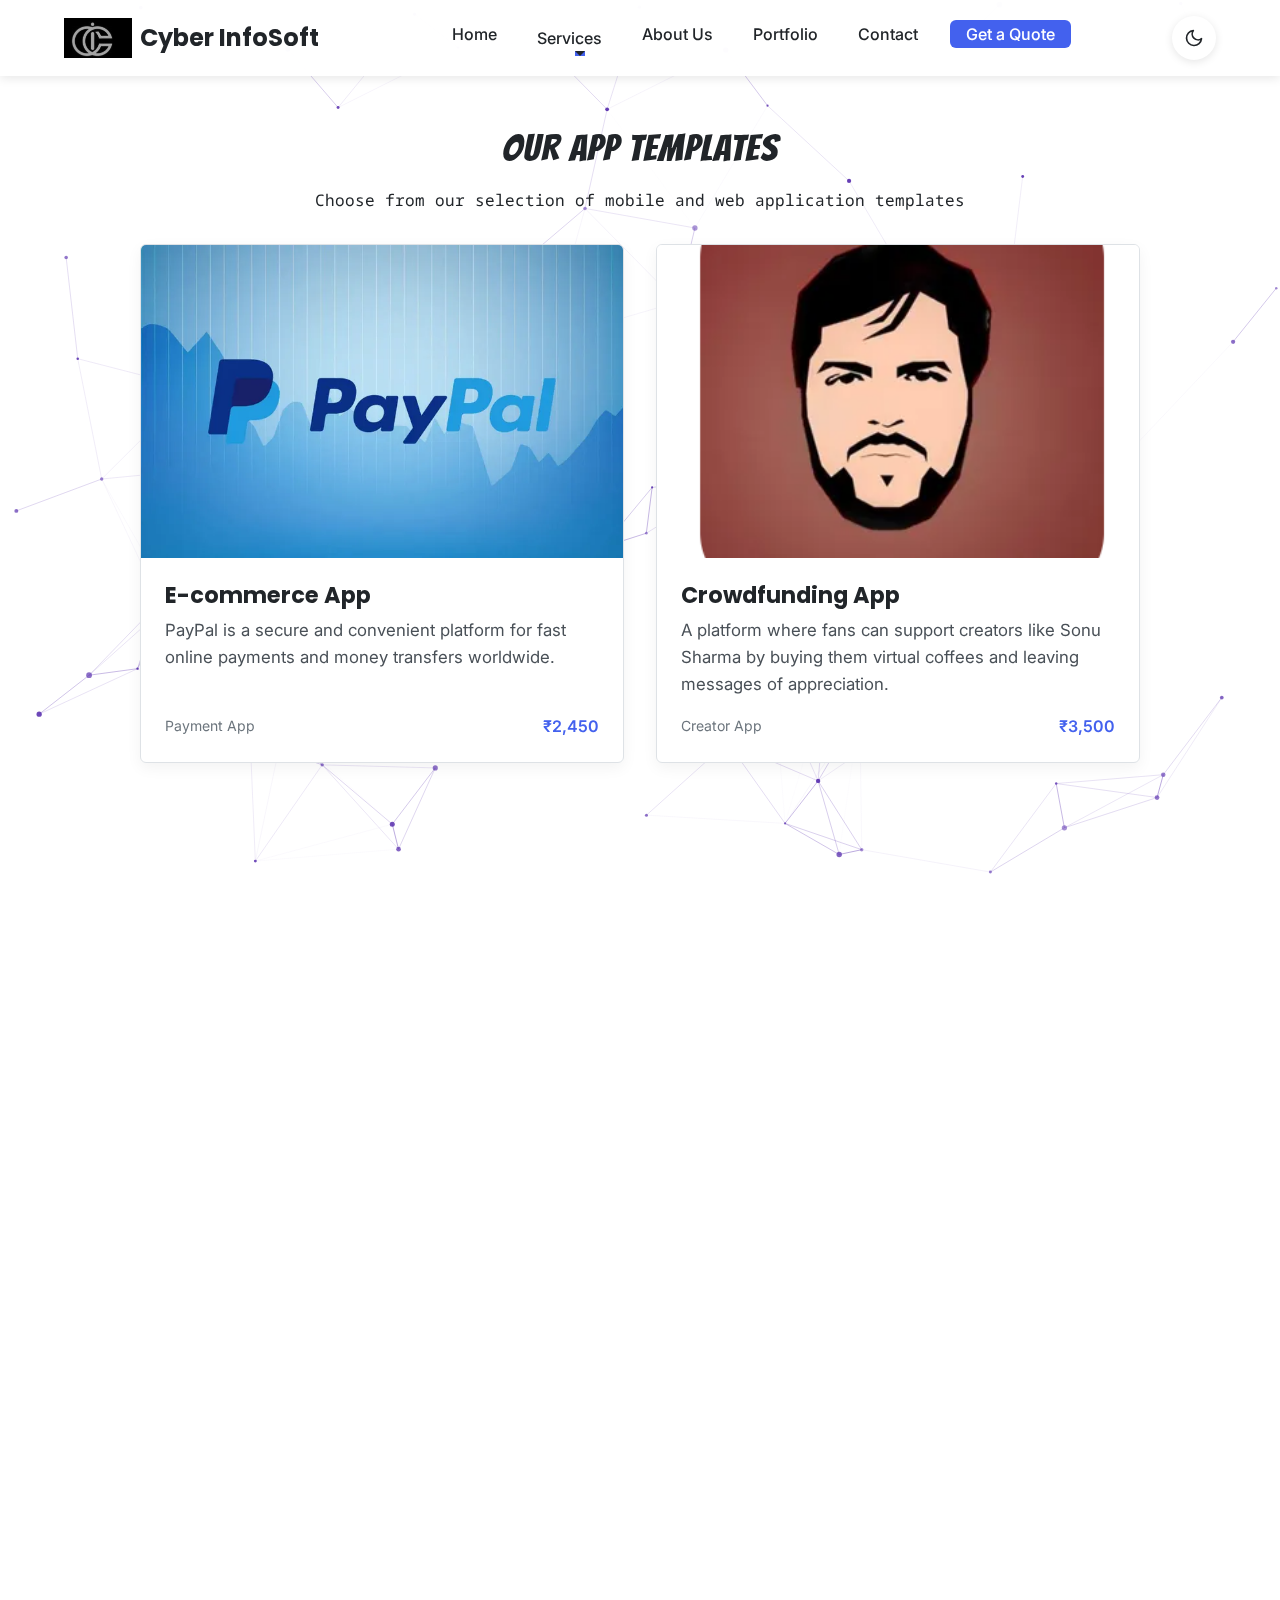
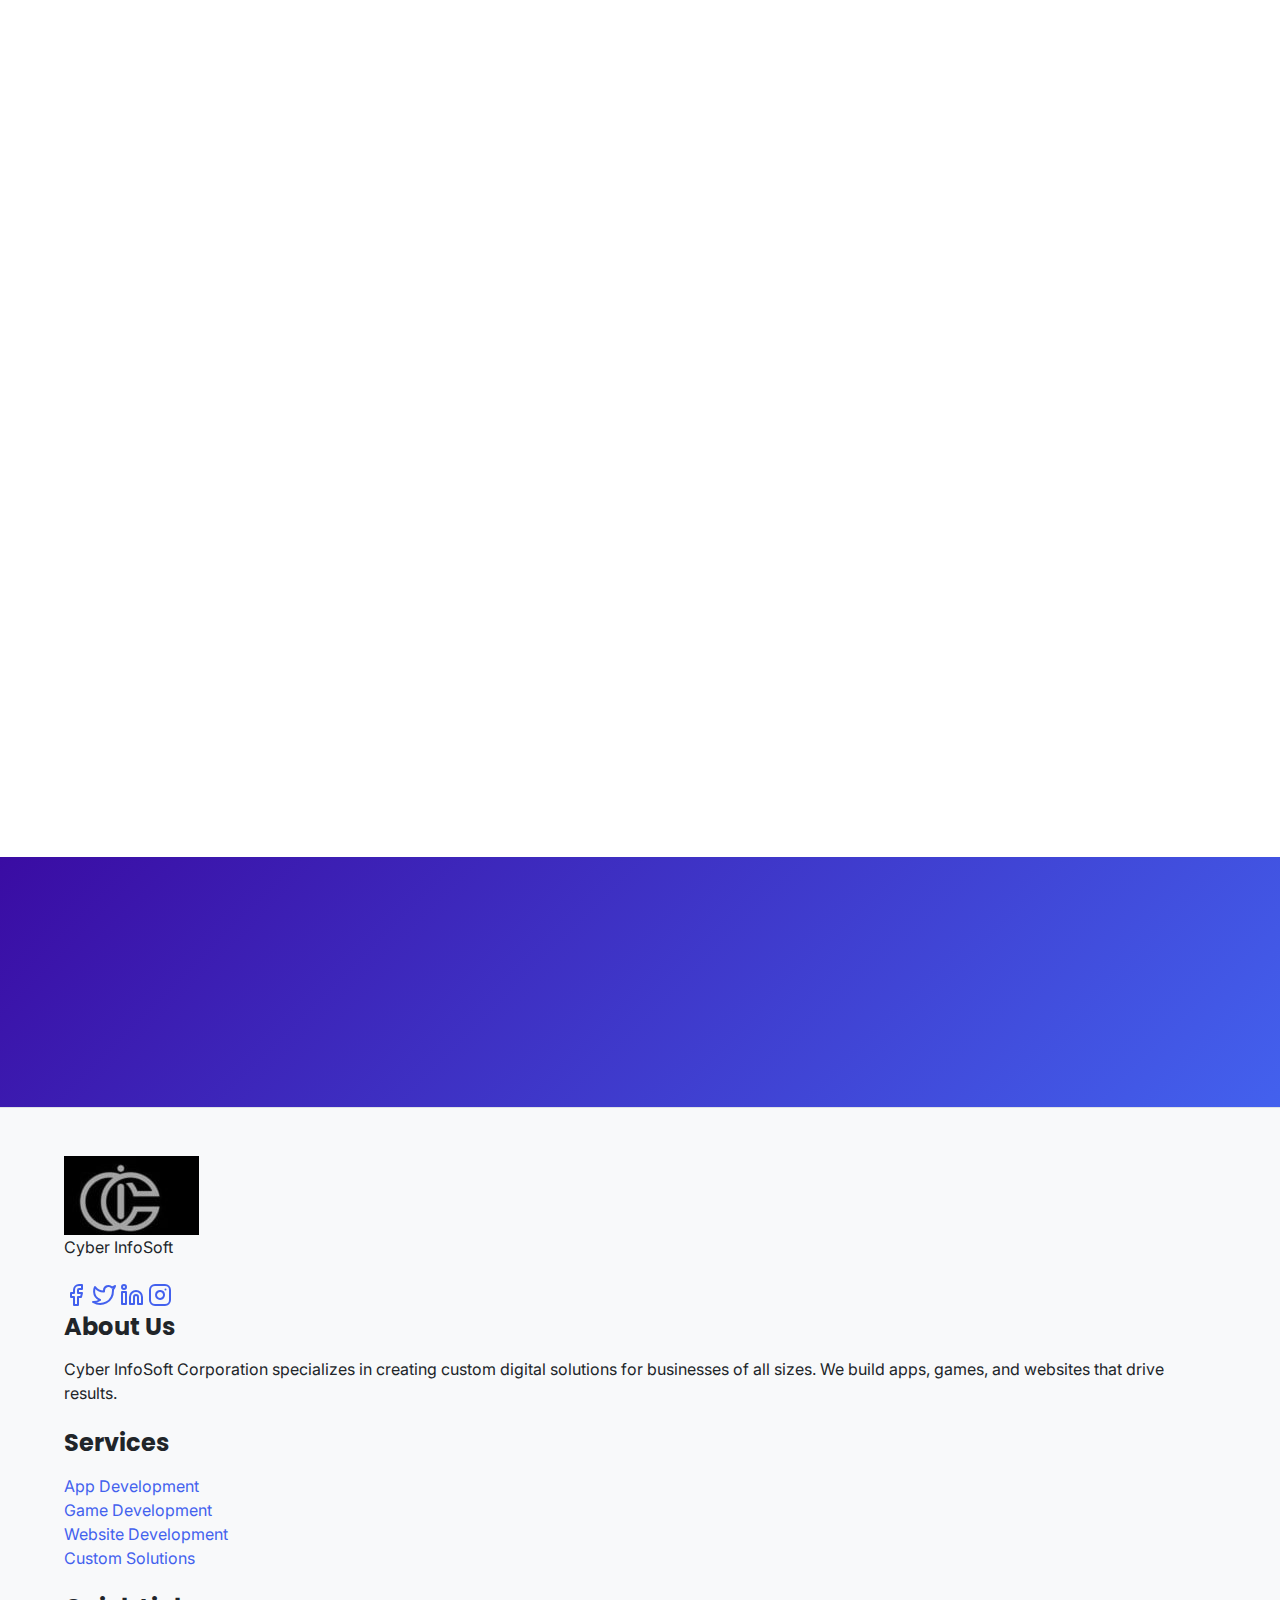
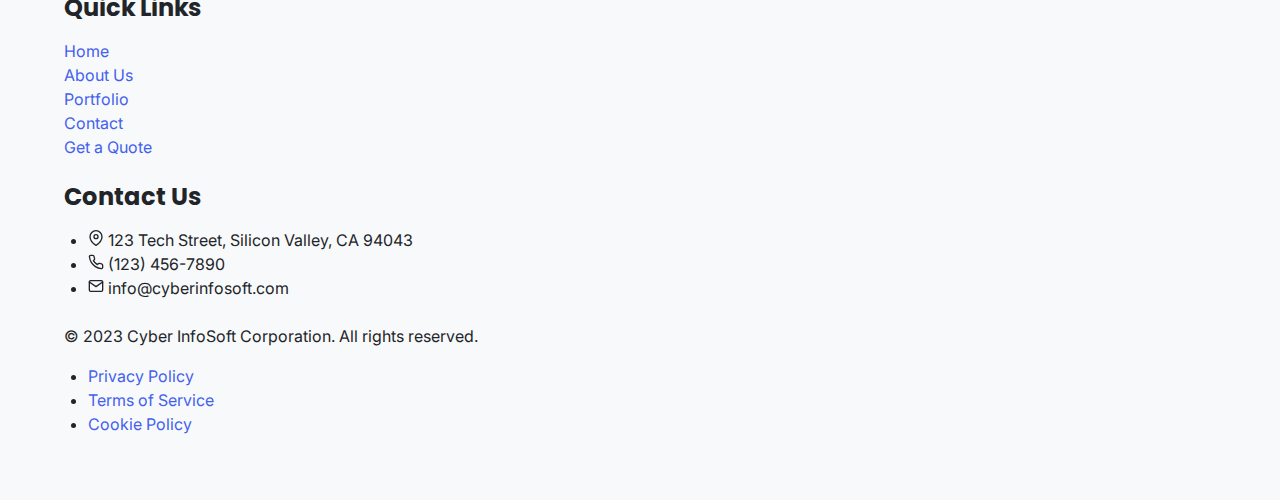
<file: app-templates.html>
<!DOCTYPE html>
<html lang="en">
<head>
  <meta charset="UTF-8">
  <meta name="viewport" content="width=device-width, initial-scale=1.0">
  <title>App Development Templates - Cyber InfoSoft Corporation</title>
  
  <!-- Meta Description -->
  <meta name="description" content="Explore our collection of app development templates for mobile and web applications.">
  
  <!-- Open Graph / Facebook -->
  <meta property="og:type" content="website">
  <meta property="og:url" content="https://cyberinfosoft.com/app-templates.html">
  <meta property="og:title" content="App Development Templates - Cyber InfoSoft Corporation">
  <meta property="og:description" content="Browse our collection of app development templates for mobile and web applications.">
  <meta property="og:image" content="https://cyberinfosoft.com/assets/images/og-image.jpg">
  
  <!-- Twitter -->
  <meta property="twitter:card" content="summary_large_image">
  <meta property="twitter:url" content="https://cyberinfosoft.com/app-templates.html">
  <meta property="twitter:title" content="App Development Templates - Cyber InfoSoft Corporation">
  <meta property="twitter:description" content="Browse our collection of app development templates for mobile and web applications.">
  <meta property="twitter:image" content="https://cyberinfosoft.com/assets/images/twitter-image.jpg">
  
  <!-- Favicon -->
  <link rel="icon" type="image/x-icon" href="favicon.ico">
  <link rel="apple-touch-icon" sizes="180x180" href="/assets/icons/apple-touch-icon.png">
  <link rel="icon" type="image/png" sizes="32x32" href="/assets/icons/favicon-32x32.png">
  <link rel="icon" type="image/png" sizes="16x16" href="/assets/icons/favicon-16x16.png">
  <link rel="manifest" href="site.webmanifest">
  
  <!-- Fonts -->
  <link rel="preconnect" href="https://fonts.googleapis.com">
  <link rel="preconnect" href="https://fonts.gstatic.com" crossorigin>
  <link href="https://fonts.googleapis.com/css2?family=Inter:wght@400;500;600;700&family=Poppins:wght@500;600;700&display=swap" rel="stylesheet">
  <link href="https://fonts.googleapis.com/css2?family=Noto+Sans+Mono:wght@100..900&family=Rakkas&family=Style+Script&family=Bangers&display=swap" rel="stylesheet">
  
  <!-- Styles -->
  <link rel="stylesheet" href="css/style.css">
  <link rel="stylesheet" href="css/custom.css">
  <link rel="stylesheet" href="css/templates.css">
  
  <style>
    .font-display { 
      font-family: 'Style Script', cursive; 
    }
    .font-handwriting { 
      font-family: 'Noto Sans Mono', monospace; 
    }
    .font-title { 
      font-family: 'Rakkas', serif; 
    }
    .font-cute { 
      font-family: 'Bangers', cursive; 
      font-weight: 400; 
      letter-spacing: 1px;
      transform: scaleY(0.9);
    }
    
    .section-header h2 {
      font-family: 'Bangers', cursive;
      font-weight: 400;
      letter-spacing: 1px;
      transform: scaleY(0.9);
      font-size: 2.5rem;
    }
  </style>
  
  <!-- Prevent Flash of Incorrect Theme -->
  <script>
    (function() {
      // Immediately apply the saved theme to prevent flash
      const savedTheme = localStorage.getItem('theme');
      if (savedTheme) {
        document.documentElement.setAttribute('data-theme', savedTheme);
      } else if (window.matchMedia && window.matchMedia('(prefers-color-scheme: dark)').matches) {
        document.documentElement.setAttribute('data-theme', 'dark');
      }
    })();
  </script>
</head>
<body class="app-templates">
  <!-- Particles Background -->
  <div id="particles-js" class="particles-container"></div>
  
  <!-- Preloader -->
  <div class="preloader">
    <div class="spinner"></div>
  </div>
  
  <!-- Header -->
  <header class="header">
    <div class="container">
      <nav class="navbar">
        <a href="index.html" class="logo">
          <img src="logo_black_bg_white.png" alt="Cyber InfoSoft Corporation Logo">
          <span>Cyber InfoSoft</span>
        </a>
        
        <button class="hamburger" aria-label="Toggle Menu">
          <span></span>
          <span></span>
          <span></span>
        </button>
        
        <ul class="nav-menu">
          <li class="nav-item"><a href="index.html" class="nav-link">Home</a></li>
          <li class="nav-item dropdown">
            <a href="services.html" class="nav-link">Services</a>
            <ul class="dropdown-menu">
              <li><a href="services.html#app-development-details" class="dropdown-item">App Development</a></li>
              <li><a href="services.html#game-development-details" class="dropdown-item">Game Development</a></li>
              <li><a href="services.html#website-development-details" class="dropdown-item">Website Development</a></li>
              <li><a href="services.html#custom-solutions-details" class="dropdown-item">Custom Solutions</a></li>
            </ul>
          </li>
          <li class="nav-item"><a href="about.html" class="nav-link">About Us</a></li>
          <li class="nav-item"><a href="portfolio.html" class="nav-link">Portfolio</a></li>
          <li class="nav-item"><a href="contact.html" class="nav-link">Contact</a></li>
          <li class="nav-item"><a href="quote.html" class="nav-cta">Get a Quote</a></li>
        </ul>
        
        <button class="theme-toggle" aria-label="Toggle Dark Mode">
          <svg class="moon-icon" xmlns="http://www.w3.org/2000/svg" width="24" height="24" viewBox="0 0 24 24" fill="none" stroke="currentColor" stroke-width="2" stroke-linecap="round" stroke-linejoin="round">
            <path d="M21 12.79A9 9 0 1 1 11.21 3 7 7 0 0 0 21 12.79z"></path>
          </svg>
          <svg class="sun-icon d-none" xmlns="http://www.w3.org/2000/svg" width="24" height="24" viewBox="0 0 24 24" fill="none" stroke="currentColor" stroke-width="2" stroke-linecap="round" stroke-linejoin="round">
            <circle cx="12" cy="12" r="5"></circle>
            <line x1="12" y1="1" x2="12" y2="3"></line>
            <line x1="12" y1="21" x2="12" y2="23"></line>
            <line x1="4.22" y1="4.22" x2="5.64" y2="5.64"></line>
            <line x1="18.36" y1="18.36" x2="19.78" y2="19.78"></line>
            <line x1="1" y1="12" x2="3" y2="12"></line>
            <line x1="21" y1="12" x2="23" y2="12"></line>
            <line x1="4.22" y1="19.78" x2="5.64" y2="18.36"></line>
            <line x1="18.36" y1="5.64" x2="19.78" y2="4.22"></line>
          </svg>
        </button>
      </nav>
    </div>
  </header>
  
  <div class="backdrop"></div>

  <!-- Templates Section -->
  <section class="section">
    <div class="container">
      <div class="section-header text-center reveal">
        <h2 class="font-cute">OUR APP TEMPLATES</h2>
        <p class="lead font-handwriting">Choose from our selection of mobile and web application templates</p>
      </div>

      <div class="templates-grid">
        <!-- Template 1 -->
        <div class="template-card reveal">
          <div class="template-thumbnail">
            <img src="assets/images/paypal.webp" alt="E-commerce App Template">
            <div class="template-overlay">
              <a href="https://www.paypal.com/paypalme/TheAlphamerc" class="btn btn-primary">Live Demo</a>
            </div>
          </div>
          <div class="template-info">
            <h3>E-commerce App</h3>
            <p>PayPal is a secure and convenient platform for fast online payments and money transfers worldwide.</p>
            <div class="template-meta">
              <span class="template-category">Payment App</span>
              <span class="template-price">₹2,450</span>
            </div>
          </div>
        </div>

        <!-- Template 2 -->
        <div class="template-card reveal">
          <div class="template-thumbnail">
            <img src="assets/images/APP.png" alt="Creator Support / Crowdfunding App Template">
            <div class="template-overlay">
              <a href="https://buymeacoffee.com/thealphamerc" class="btn btn-primary">Live Demo</a>
            </div>
          </div>
          <div class="template-info">
            <h3>Crowdfunding App</h3>
            <p>A platform where fans can support creators like Sonu Sharma by buying them virtual coffees and leaving messages of appreciation.</p>
            <div class="template-meta">
              <span class="template-category">Creator App</span>
              <span class="template-price">₹3,500</span>
            </div>
          </div>
        </div>

        
      </div>

      <!-- Add Template Form -->
      <div class="add-template-section reveal">
        <div class="section-header text-center">
          <h2 class="font-cute">SUBMIT YOUR APP</h2>
          <p class="lead font-handwriting">Have an app you'd like to showcase? Submit your project details below!</p>
        </div>
        
        <form class="add-template-form">
          <div class="form-group">
            <label for="app-name">App Name</label>
            <input type="text" id="app-name" name="app-name" placeholder="Enter app name" required>
          </div>
          
          <div class="form-group">
            <label for="app-description">App Description</label>
            <textarea id="app-description" name="app-description" placeholder="Describe your app" required></textarea>
          </div>
          
          <div class="form-group">
            <label for="app-category">App Category</label>
            <select id="app-category" name="app-category" required>
              <option value="">Select a category</option>
              <option value="ecommerce">E-commerce</option>
              <option value="social">Social Media</option>
              <option value="health">Health & Fitness</option>
              <option value="food">Food & Delivery</option>
              <option value="productivity">Productivity</option>
              <option value="travel">Travel</option>
              <option value="education">Education</option>
              <option value="entertainment">Entertainment</option>
              <option value="finance">Finance</option>
              <option value="other">Other</option>
            </select>
          </div>
          
          <div class="form-group">
            <label for="app-platform">Platform</label>
            <select id="app-platform" name="app-platform" required>
              <option value="">Select platform</option>
              <option value="ios">iOS</option>
              <option value="android">Android</option>
              <option value="both">iOS & Android</option>
              <option value="web">Web App</option>
              <option value="all">All Platforms</option>
            </select>
          </div>
          
          <div class="form-group">
            <label for="app-thumbnail">App Thumbnail</label>
            <input type="file" id="app-thumbnail" name="app-thumbnail" accept="image/*" required>
            <small>Upload a screenshot or logo (Max size: 2MB, Recommended: 800x600px)</small>
          </div>
          
          <div class="form-group">
            <label for="app-link">App Link (Optional)</label>
            <input type="url" id="app-link" name="app-link" placeholder="https://">
            <small>Link to App Store, Google Play, or website</small>
          </div>
          
          <div class="form-group">
            <label for="developer-name">Developer Name</label>
            <input type="text" id="developer-name" name="developer-name" placeholder="Enter your name or company" required>
          </div>
          
          <div class="form-group">
            <label for="developer-email">Developer Email</label>
            <input type="email" id="developer-email" name="developer-email" placeholder="Enter your email" required>
          </div>
          
          <button type="submit" class="btn btn-primary">Submit App</button>
        </form>
      </div>
    </div>
  </section>

  <!-- Call to Action -->
  <section class="section cta-section">
    <div class="container">
      <div class="cta-content text-center reveal">
        <h2 class="font-cute">NEED A CUSTOM APP?</h2>
        <p class="lead font-handwriting">Our team of expert developers can build a custom app tailored to your specific requirements.</p>
        <div class="cta-buttons">
          <a href="contact.html" class="btn btn-primary">Contact Us</a>
          <a href="quote.html" class="btn btn-outline">Get a Quote</a>
        </div>
      </div>
    </div>
  </section>

  <!-- Footer -->
  <footer class="footer">
    <div class="container">
      <div class="footer-top">
        <div class="footer-logo">
          <img src="logo.jpg" alt="Cyber InfoSoft Corporation Logo">
          <span>Cyber InfoSoft</span>
        </div>
        <div class="footer-social">
          <a href="#" aria-label="Facebook">
            <svg xmlns="http://www.w3.org/2000/svg" width="24" height="24" viewBox="0 0 24 24" fill="none" stroke="currentColor" stroke-width="2" stroke-linecap="round" stroke-linejoin="round">
              <path d="M18 2h-3a5 5 0 0 0-5 5v3H7v4h3v8h4v-8h3l1-4h-4V7a1 1 0 0 1 1-1h3z"></path>
            </svg>
          </a>
          <a href="#" aria-label="Twitter">
            <svg xmlns="http://www.w3.org/2000/svg" width="24" height="24" viewBox="0 0 24 24" fill="none" stroke="currentColor" stroke-width="2" stroke-linecap="round" stroke-linejoin="round">
              <path d="M23 3a10.9 10.9 0 0 1-3.14 1.53 4.48 4.48 0 0 0-7.86 3v1A10.66 10.66 0 0 1 3 4s-4 9 5 13a11.64 11.64 0 0 1-7 2c9 5 20 0 20-11.5a4.5 4.5 0 0 0-.08-.83A7.72 7.72 0 0 0 23 3z"></path>
            </svg>
          </a>
          <a href="#" aria-label="LinkedIn">
            <svg xmlns="http://www.w3.org/2000/svg" width="24" height="24" viewBox="0 0 24 24" fill="none" stroke="currentColor" stroke-width="2" stroke-linecap="round" stroke-linejoin="round">
              <path d="M16 8a6 6 0 0 1 6 6v7h-4v-7a2 2 0 0 0-2-2 2 2 0 0 0-2 2v7h-4v-7a6 6 0 0 1 6-6z"></path>
              <rect x="2" y="9" width="4" height="12"></rect>
              <circle cx="4" cy="4" r="2"></circle>
            </svg>
          </a>
          <a href="#" aria-label="Instagram">
            <svg xmlns="http://www.w3.org/2000/svg" width="24" height="24" viewBox="0 0 24 24" fill="none" stroke="currentColor" stroke-width="2" stroke-linecap="round" stroke-linejoin="round">
              <rect x="2" y="2" width="20" height="20" rx="5" ry="5"></rect>
              <path d="M16 11.37A4 4 0 1 1 12.63 8 4 4 0 0 1 16 11.37z"></path>
              <line x1="17.5" y1="6.5" x2="17.51" y2="6.5"></line>
            </svg>
          </a>
        </div>
      </div>
      
      <div class="footer-content">
        <div class="footer-widget">
          <h4>About Us</h4>
          <p>Cyber InfoSoft Corporation specializes in creating custom digital solutions for businesses of all sizes. We build apps, games, and websites that drive results.</p>
        </div>
        
        <div class="footer-widget">
          <h4>Services</h4>
          <ul class="footer-links">
            <li><a href="services.html#app-development-details">App Development</a></li>
            <li><a href="services.html#game-development-details">Game Development</a></li>
            <li><a href="services.html#website-development-details">Website Development</a></li>
            <li><a href="services.html#custom-solutions-details">Custom Solutions</a></li>
          </ul>
        </div>
        
        <div class="footer-widget">
          <h4>Quick Links</h4>
          <ul class="footer-links">
            <li><a href="index.html">Home</a></li>
            <li><a href="about.html">About Us</a></li>
            <li><a href="portfolio.html">Portfolio</a></li>
            <li><a href="contact.html">Contact</a></li>
            <li><a href="quote.html">Get a Quote</a></li>
          </ul>
        </div>
        
        <div class="footer-widget">
          <h4>Contact Us</h4>
          <ul class="footer-contact">
            <li>
              <svg xmlns="http://www.w3.org/2000/svg" width="16" height="16" viewBox="0 0 24 24" fill="none" stroke="currentColor" stroke-width="2" stroke-linecap="round" stroke-linejoin="round">
                <path d="M21 10c0 7-9 13-9 13s-9-6-9-13a9 9 0 0 1 18 0z"></path>
                <circle cx="12" cy="10" r="3"></circle>
              </svg>
              <span>123 Tech Street, Silicon Valley, CA 94043</span>
            </li>
            <li>
              <svg xmlns="http://www.w3.org/2000/svg" width="16" height="16" viewBox="0 0 24 24" fill="none" stroke="currentColor" stroke-width="2" stroke-linecap="round" stroke-linejoin="round">
                <path d="M22 16.92v3a2 2 0 0 1-2.18 2 19.79 19.79 0 0 1-8.63-3.07 19.5 19.5 0 0 1-6-6 19.79 19.79 0 0 1-3.07-8.67A2 2 0 0 1 4.11 2h3a2 2 0 0 1 2 1.72 12.84 12.84 0 0 0 .7 2.81 2 2 0 0 1-.45 2.11L8.09 9.91a16 16 0 0 0 6 6l1.27-1.27a2 2 0 0 1 2.11-.45 12.84 12.84 0 0 0 2.81.7A2 2 0 0 1 22 16.92z"></path>
              </svg>
              <span>(123) 456-7890</span>
            </li>
            <li>
              <svg xmlns="http://www.w3.org/2000/svg" width="16" height="16" viewBox="0 0 24 24" fill="none" stroke="currentColor" stroke-width="2" stroke-linecap="round" stroke-linejoin="round">
                <path d="M4 4h16c1.1 0 2 .9 2 2v12c0 1.1-.9 2-2 2H4c-1.1 0-2-.9-2-2V6c0-1.1.9-2 2-2z"></path>
                <polyline points="22,6 12,13 2,6"></polyline>
              </svg>
              <span>info@cyberinfosoft.com</span>
            </li>
          </ul>
        </div>
      </div>
      
      <div class="footer-bottom">
        <p>&copy; 2023 Cyber InfoSoft Corporation. All rights reserved.</p>
        <ul class="footer-legal">
          <li><a href="#">Privacy Policy</a></li>
          <li><a href="#">Terms of Service</a></li>
          <li><a href="#">Cookie Policy</a></li>
        </ul>
      </div>
    </div>
  </footer>

  <!-- Back to Top Button -->
  <button class="back-to-top" aria-label="Back to Top">
    <svg xmlns="http://www.w3.org/2000/svg" width="24" height="24" viewBox="0 0 24 24" fill="none" stroke="currentColor" stroke-width="2" stroke-linecap="round" stroke-linejoin="round">
      <polyline points="18 15 12 9 6 15"></polyline>
    </svg>
  </button>

  <!-- Scripts -->
  <script src="js/particles.js"></script>
  <script src="js/main.js"></script>
</body>
</html>
</file>
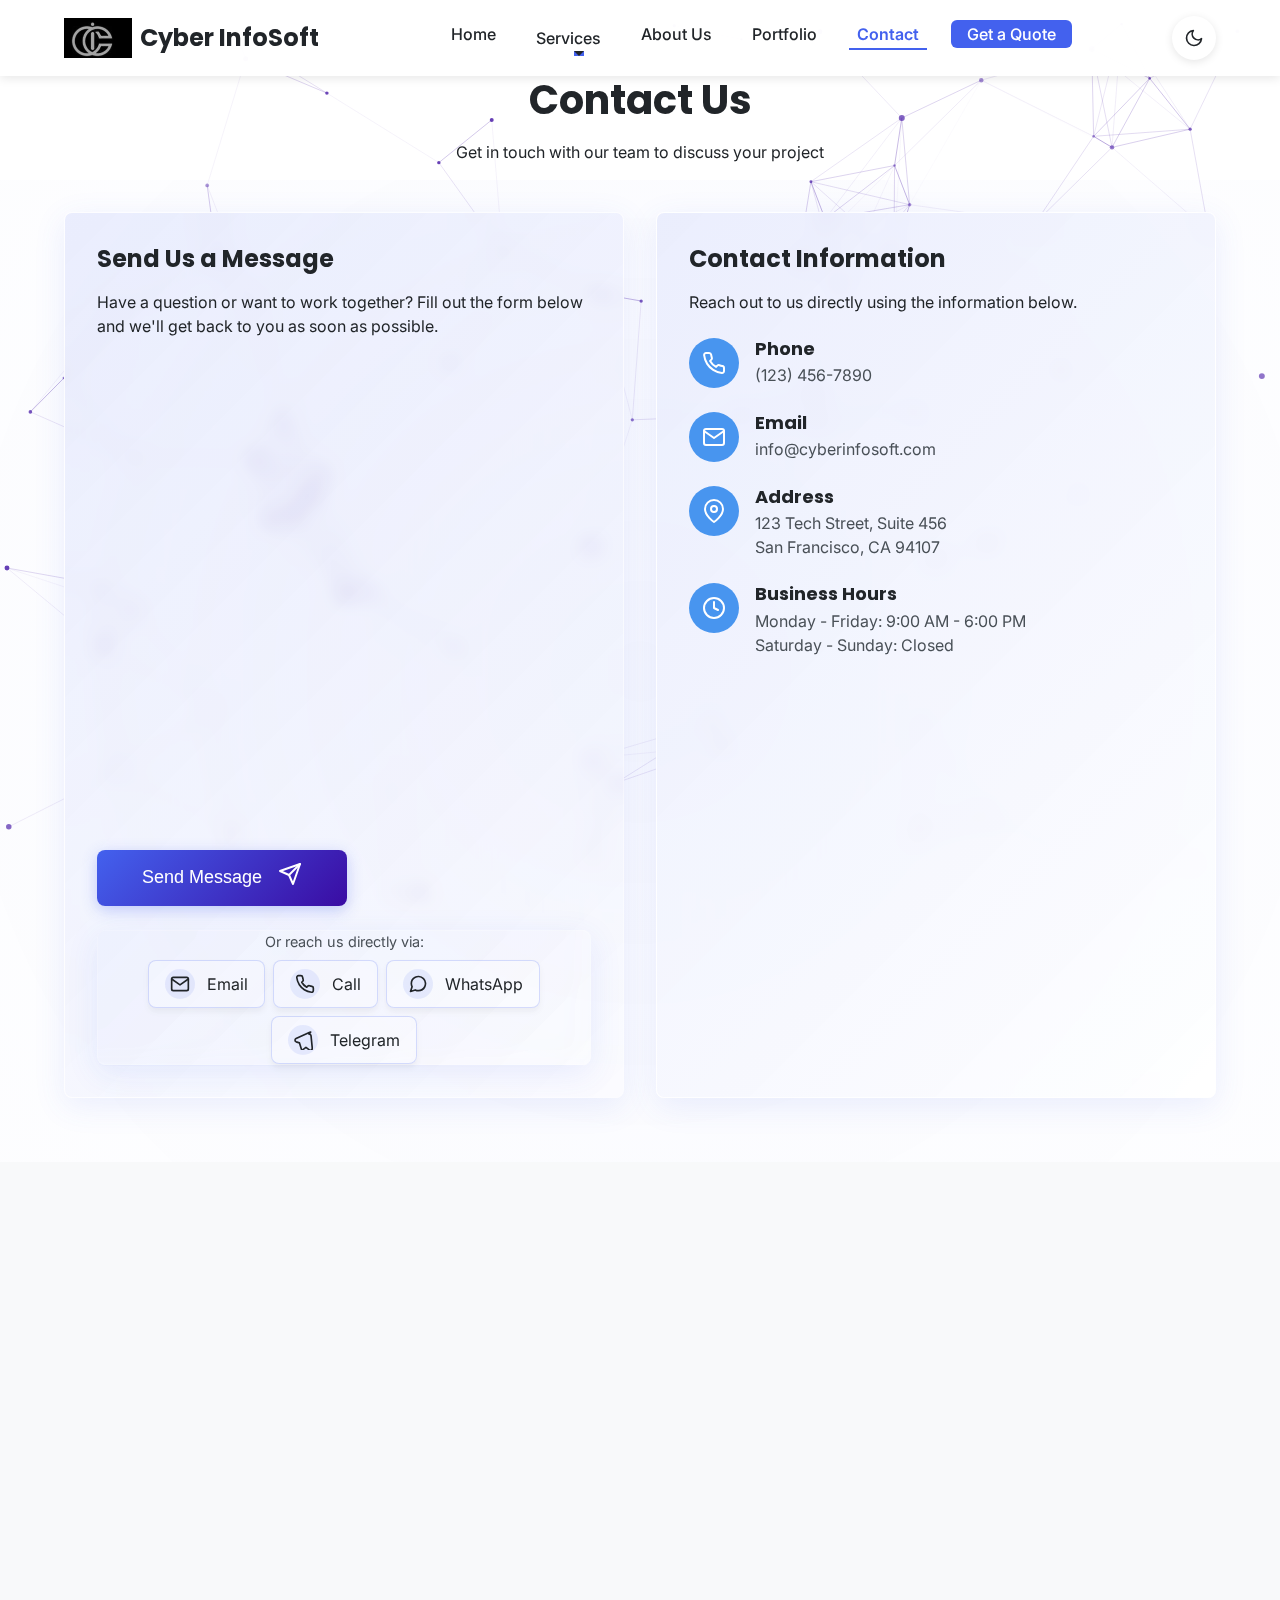
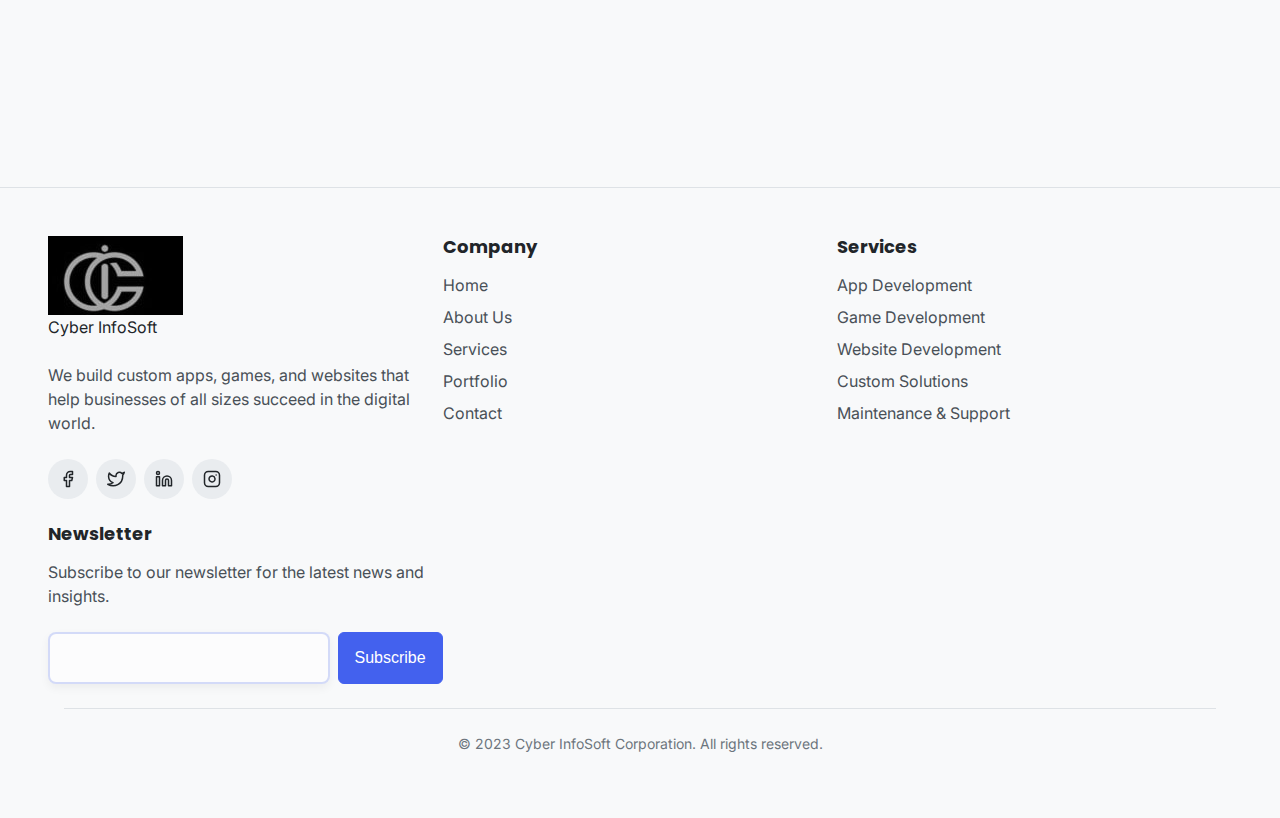
<file: contact.html>
<!DOCTYPE html>
<html lang="en">
<head>
  <meta charset="UTF-8">
  <meta name="viewport" content="width=device-width, initial-scale=1.0">
  <title>Contact Us - Cyber InfoSoft Corporation</title>
  
  <!-- Meta Description -->
  <meta name="description" content="Get in touch with Cyber InfoSoft Corporation. Contact us for app development, game development, web development services, custom digital solutions, and more.">
  
  <!-- Open Graph / Facebook -->
  <meta property="og:type" content="website">
  <meta property="og:url" content="https://cyberinfosoft.com/contact.html">
  <meta property="og:title" content="Contact Us - Cyber InfoSoft Corporation">
  <meta property="og:description" content="Get in touch with Cyber InfoSoft Corporation. Contact us for app development, game development, web development services, custom digital solutions, and more.">
  <meta property="og:image" content="https://cyberinfosoft.com/assets/images/og-image.jpg">
  
  <!-- Twitter -->
  <meta property="twitter:card" content="summary_large_image">
  <meta property="twitter:url" content="https://cyberinfosoft.com/contact.html">
  <meta property="twitter:title" content="Contact Us - Cyber InfoSoft Corporation">
  <meta property="twitter:description" content="Get in touch with Cyber InfoSoft Corporation. Contact us for app development, game development, web development services, custom digital solutions, and more.">
  <meta property="twitter:image" content="https://cyberinfosoft.com/assets/images/twitter-image.jpg">
  
  <!-- Favicon -->
  <link rel="icon" type="image/x-icon" href="favicon.ico">
  <link rel="apple-touch-icon" sizes="180x180" href="/assets/icons/apple-touch-icon.png">
  <link rel="icon" type="image/png" sizes="32x32" href="/assets/icons/favicon-32x32.png">
  <link rel="icon" type="image/png" sizes="16x16" href="/assets/icons/favicon-16x16.png">
  <link rel="manifest" href="site.webmanifest">
  
  <!-- Fonts -->
  <link rel="preconnect" href="https://fonts.googleapis.com">
  <link rel="preconnect" href="https://fonts.gstatic.com" crossorigin>
  <link href="https://fonts.googleapis.com/css2?family=Inter:wght@400;500;600;700&family=Poppins:wght@500;600;700&display=swap" rel="stylesheet">
  
  <!-- Styles -->
  <link rel="stylesheet" href="css/style.css">
  <link href="https://fonts.googleapis.com/css2?family=Noto+Sans+Mono:wght@100..900&family=Rakkas&family=Style+Script&display=swap" rel="stylesheet">
  
  <style>
    .font-display { font-family: 'Style Script', serif; }
    .font-handwriting { font-family: 'Noto Sans Mono', cursive; }
    .font-title{ font-family: "Rakkas", serif }

    
  </style>

  <style>
    
  </style>
  <!-- Prevent Flash of Incorrect Theme -->
  <script>
    (function() {
      // Immediately apply the saved theme to prevent flash
      const savedTheme = localStorage.getItem('theme');
      if (savedTheme) {
        document.documentElement.setAttribute('data-theme', savedTheme);
      } else if (window.matchMedia && window.matchMedia('(prefers-color-scheme: dark)').matches) {
        document.documentElement.setAttribute('data-theme', 'dark');
      }
    })();
  </script>
  
  <!-- Structured Data for Organization and LocalBusiness -->
  <script type="application/ld+json">
  {
    "@context": "https://schema.org",
    "@type": ["Organization", "LocalBusiness"],
    "name": "Cyber InfoSoft Corporation",
    "url": "https://cyberinfosoft.com",
    "logo": "https://cyberinfosoft.com/logo.jpg",
    "description": "We build custom apps, games, and websites for businesses of all sizes.",
    "address": {
      "@type": "PostalAddress",
      "streetAddress": "123 Tech Avenue, Suite 456",
      "addressLocality": "San Francisco",
      "addressRegion": "CA",
      "postalCode": "94103",
      "addressCountry": "US"
    },
    "geo": {
      "@type": "GeoCoordinates",
      "latitude": 28.417048872596443,
      "longitude": 77.29095994969578
    },
    "telephone": "+1-555-123-4567",
    "email": "info@cyberinfosoft.com",
    "openingHours": "Mo,Tu,We,Th,Fr 09:00-17:00",
    "sameAs": [
      "https://www.facebook.com/cyberinfosoft",
      "https://www.twitter.com/cyberinfosoft",
      "https://www.linkedin.com/company/cyberinfosoft",
      "https://www.instagram.com/cyberinfosoft"
    ]
  }
  </script>
  
  <!-- Google Analytics Placeholder -->
  <!-- 
  <script async src="https://www.googletagmanager.com/gtag/js?id=GA_MEASUREMENT_ID"></script>
  <script>
    window.dataLayer = window.dataLayer || [];
    function gtag(){dataLayer.push(arguments);}
    gtag('js', new Date());
    gtag('config', 'GA_MEASUREMENT_ID');
  </script>
  -->
</head>
<body>
  <!-- Particles Background -->
  <div id="particles-js" class="particles-container"></div>
  
  <!-- Preloader -->
  <div class="preloader">
    <div class="loader"></div>
  </div>
  <!-- Header -->
  <header class="header">
    <div class="container">
      <nav class="navbar">
        <a href="index.html" class="logo">
          <img src="logo.jpg" alt="Cyber InfoSoft Corporation Logo">
          <span>Cyber InfoSoft</span>
        </a>
        
        <button class="hamburger" aria-label="Toggle Menu">
          <span></span>
          <span></span>
          <span></span>
        </button>
        
        <ul class="nav-menu">
          <li class="nav-item"><a href="index.html" class="nav-link">Home</a></li>
          <li class="nav-item dropdown">
            <a href="services.html" class="nav-link">Services</a>
            <ul class="dropdown-menu">
              <li><a href="services.html#app-development-details" class="dropdown-item">App Development</a></li>
              <li><a href="services.html#game-development-details" class="dropdown-item">Game Development</a></li>
              <li><a href="services.html#website-development-details" class="dropdown-item">Website Development</a></li>
              <li><a href="services.html#custom-solutions-details" class="dropdown-item">Custom Solutions</a></li>
            </ul>
          </li>
          <li class="nav-item"><a href="about.html" class="nav-link">About Us</a></li>
          <li class="nav-item"><a href="portfolio.html" class="nav-link">Portfolio</a></li>
          <li class="nav-item"><a href="contact.html" class="nav-link active">Contact</a></li>
          <li class="nav-item"><a href="quote.html" class="nav-cta">Get a Quote</a></li>
        </ul>
        
        <button class="theme-toggle" aria-label="Toggle Dark Mode">
          <svg class="moon-icon" xmlns="http://www.w3.org/2000/svg" width="24" height="24" viewBox="0 0 24 24" fill="none" stroke="currentColor" stroke-width="2" stroke-linecap="round" stroke-linejoin="round">
            <path d="M21 12.79A9 9 0 1 1 11.21 3 7 7 0 0 0 21 12.79z"></path>
          </svg>
          <svg class="sun-icon d-none" xmlns="http://www.w3.org/2000/svg" width="24" height="24" viewBox="0 0 24 24" fill="none" stroke="currentColor" stroke-width="2" stroke-linecap="round" stroke-linejoin="round">
            <circle cx="12" cy="12" r="5"></circle>
            <line x1="12" y1="1" x2="12" y2="3"></line>
            <line x1="12" y1="21" x2="12" y2="23"></line>
            <line x1="4.22" y1="4.22" x2="5.64" y2="5.64"></line>
            <line x1="18.36" y1="18.36" x2="19.78" y2="19.78"></line>
            <line x1="1" y1="12" x2="3" y2="12"></line>
            <line x1="21" y1="12" x2="23" y2="12"></line>
            <line x1="4.22" y1="19.78" x2="5.64" y2="18.36"></line>
            <line x1="18.36" y1="5.64" x2="19.78" y2="4.22"></line>
          </svg>
        </button>
      </nav>
    </div>
  </header>
  
  <div class="backdrop"></div>
  
  <!-- Page Header -->
  <section class="page-header contact-header">
    <div class="container text-center">
      <h1 class="reveal">Contact Us</h1>
      <p class="lead reveal">Get in touch with our team to discuss your project</p>
      <div class="animated-shapes">
        <div class="shape shape-1"></div>
        <div class="shape shape-2"></div>
        <div class="shape shape-3"></div>
        <div class="shape shape-4"></div>
      </div>
    </div>
  </section>
  
  <!-- Contact Section -->
  <section class="contact-section">
    <div class="container">
      <div class="glassmorphism-bg"></div>
      <div class="contact-grid">
        <div class="contact-form-wrapper">
          <div class="contact-form reveal glassmorphism">
            <h3>Send Us a Message</h3>
            <p class="mb-4">Have a question or want to work together? Fill out the form below and we'll get back to you as soon as possible.</p>
            
            <!-- Contact Form with Netlify Form Support -->
            <form id="contactForm" class="needs-validation" name="contact" method="POST" data-netlify="true" netlify-honeypot="bot-field" novalidate>
              <!-- Netlify Form Handling -->
              <input type="hidden" name="form-name" value="contact">
              
              <div class="form-group animated-input">
                <input type="text" class="form-control" id="name" name="name" style="--animation-order: 1" required>
                <label for="name" class="form-label">Your Name</label>
                <div class="input-focus-effect"></div>
                <div class="invalid-feedback">Please enter your name</div>
              </div>
              
              <div class="form-group animated-input">
                <input type="email" class="form-control" id="email" name="email" style="--animation-order: 2" required>
                <label for="email" class="form-label">Email Address</label>
                <div class="input-focus-effect"></div>
                <div class="invalid-feedback">Please enter a valid email address</div>
              </div>
              
              <div class="form-group animated-input">
                <input type="tel" class="form-control" id="phone" name="phone" style="--animation-order: 3">
                <label for="phone" class="form-label">Phone Number (Optional)</label>
                <div class="input-focus-effect"></div>
                <div class="invalid-feedback">Please enter a valid phone number</div>
              </div>
              
              <div class="form-group animated-input">
                <textarea class="form-control" id="message" name="message" rows="5" style="--animation-order: 4" required></textarea>
                <label for="message" class="form-label">Your Message</label>
                <div class="input-focus-effect"></div>
                <div class="invalid-feedback">Please enter your message</div>
              </div>
              
              <div class="form-group">
                <div class="form-check animated-checkbox">
                  <input class="form-check-input" type="checkbox" id="privacy-policy" name="privacy-policy" required>
                  <label class="form-check-label" for="privacy-policy">
                    I agree to the <a href="#">Privacy Policy</a>
                  </label>
                  <div class="checkbox-ripple"></div>
                  <div class="invalid-feedback">You must agree to our Privacy Policy</div>
                </div>
              </div>
              
              <button type="submit" class="btn btn-primary btn-send-message btn-glow btn-lg w-100">
                <div class="btn-content">
                  <span class="btn-text">Send Message</span>
                  <span class="btn-icon">
                    <svg xmlns="http://www.w3.org/2000/svg" width="24" height="24" viewBox="0 0 24 24" fill="none" stroke="currentColor" stroke-width="2" stroke-linecap="round" stroke-linejoin="round">
                      <line x1="22" y1="2" x2="11" y2="13"></line>
                      <polygon points="22 2 15 22 11 13 2 9 22 2"></polygon>
                    </svg>
                  </span>
                  <span class="btn-success-icon">
                    <svg xmlns="http://www.w3.org/2000/svg" width="24" height="24" viewBox="0 0 24 24" fill="none" stroke="currentColor" stroke-width="2" stroke-linecap="round" stroke-linejoin="round">
                      <polyline points="20 6 9 17 4 12"></polyline>
                    </svg>
                  </span>
                </div>
                <div class="btn-particles"></div>
              </button>
              
              <!-- Quick Contact Buttons -->
              <div class="quick-contact-buttons glassmorphism">
                <p>Or reach us directly via:</p>
                <div class="quick-buttons">
                  <a href="mailto:info@cyberinfosoft.com" class="quick-button email-button" aria-label="Email us">
                    <div class="btn-icon-wrapper">
                      <svg xmlns="http://www.w3.org/2000/svg" width="20" height="20" viewBox="0 0 24 24" fill="none" stroke="currentColor" stroke-width="2" stroke-linecap="round" stroke-linejoin="round">
                        <path d="M4 4h16c1.1 0 2 .9 2 2v12c0 1.1-.9 2-2 2H4c-1.1 0-2-.9-2-2V6c0-1.1.9-2 2-2z"></path>
                        <polyline points="22,6 12,13 2,6"></polyline>
                      </svg>
                      <div class="ripple-effect"></div>
                    </div>
                    <span>Email</span>
                  </a>
                  <a href="tel:+1234567890" class="quick-button phone-button" aria-label="Call us">
                    <div class="btn-icon-wrapper">
                      <svg xmlns="http://www.w3.org/2000/svg" width="20" height="20" viewBox="0 0 24 24" fill="none" stroke="currentColor" stroke-width="2" stroke-linecap="round" stroke-linejoin="round">
                        <path d="M22 16.92v3a2 2 0 0 1-2.18 2 19.79 19.79 0 0 1-8.63-3.07 19.5 19.5 0 0 1-6-6 19.79 19.79 0 0 1-3.07-8.67A2 2 0 0 1 4.11 2h3a2 2 0 0 1 2 1.72 12.84 12.84 0 0 0 .7 2.81 2 2 0 0 1-.45 2.11L8.09 9.91a16 16 0 0 0 6 6l1.27-1.27a2 2 0 0 1 2.11-.45 12.84 12.84 0 0 0 2.81.7A2 2 0 0 1 22 16.92z"></path>
                      </svg>
                      <div class="ripple-effect"></div>
                    </div>
                    <span>Call</span>
                  </a>
                  <a href="https://wa.me/1234567890" class="quick-button whatsapp-button" aria-label="WhatsApp us" target="_blank">
                    <div class="btn-icon-wrapper">
                      <svg xmlns="http://www.w3.org/2000/svg" width="20" height="20" viewBox="0 0 24 24" fill="none" stroke="currentColor" stroke-width="2" stroke-linecap="round" stroke-linejoin="round">
                        <path d="M21 11.5a8.38 8.38 0 0 1-.9 3.8 8.5 8.5 0 0 1-7.6 4.7 8.38 8.38 0 0 1-3.8-.9L3 21l1.9-5.7a8.38 8.38 0 0 1-.9-3.8 8.5 8.5 0 0 1 4.7-7.6 8.38 8.38 0 0 1 3.8-.9h.5a8.48 8.48 0 0 1 8 8v.5z"></path>
                      </svg>
                      <div class="ripple-effect"></div>
                    </div>
                    <span>WhatsApp</span>
                  </a>
                  <a href="https://t.me/cyberinfosoft" class="quick-button telegram-button" aria-label="Telegram us" target="_blank">
                    <div class="btn-icon-wrapper">
                      <svg xmlns="http://www.w3.org/2000/svg" width="20" height="20" viewBox="0 0 24 24" fill="none" stroke="currentColor" stroke-width="2" stroke-linecap="round" stroke-linejoin="round">
                        <path d="M21.198 2.433a2.242 2.242 0 0 0-1.022.215l-16.5 7.5a2.25 2.25 0 0 0 .126 4.073l3.9 1.205 2.306 7.4c.126.407.406.724.784.873.377.15.806.094 1.13-.155l3.611-2.77 4.031 3.022a2.248 2.248 0 0 0 3.585-1.78l-1.5-15a2.25 2.25 0 0 0-2.45-2.082z"></path>
                      </svg>
                      <div class="ripple-effect"></div>
                    </div>
                    <span>Telegram</span>
                  </a>
                </div>
              </div>
              
              <!-- Success and Error Messages -->
              <div class="form-success" style="display: none;">
                <svg class="success-icon" xmlns="http://www.w3.org/2000/svg" width="48" height="48" viewBox="0 0 24 24" fill="none" stroke="currentColor" stroke-width="2" stroke-linecap="round" stroke-linejoin="round">
                  <path d="M22 11.08V12a10 10 0 1 1-5.93-9.14"></path>
                  <polyline points="22 4 12 14.01 9 11.01"></polyline>
                </svg>
                <h4>Thank you for your message!</h4>
                <p>We'll get back to you as soon as possible.</p>
              </div>
              
              <div class="form-error" style="display: none;">
                <svg class="error-icon" xmlns="http://www.w3.org/2000/svg" width="48" height="48" viewBox="0 0 24 24" fill="none" stroke="currentColor" stroke-width="2" stroke-linecap="round" stroke-linejoin="round">
                  <circle cx="12" cy="12" r="10"></circle>
                  <line x1="12" y1="8" x2="12" y2="12"></line>
                  <line x1="12" y1="16" x2="12.01" y2="16"></line>
                </svg>
                <h4>Oops! Something went wrong</h4>
                <p>There was a problem sending your message. Please try again.</p>
              </div>
            </form>
          </div>
        </div>
        
        <div class="contact-info-wrapper">
          <div class="contact-info reveal">
            <h3>Contact Information</h3>
            <p class="mb-4">Reach out to us directly using the information below.</p>
            
            <div class="contact-info-items">
              <div class="contact-info-item">
                <div class="contact-icon">
                  <svg xmlns="http://www.w3.org/2000/svg" width="24" height="24" viewBox="0 0 24 24" fill="none" stroke="currentColor" stroke-width="2" stroke-linecap="round" stroke-linejoin="round">
                    <path d="M22 16.92v3a2 2 0 0 1-2.18 2 19.79 19.79 0 0 1-8.63-3.07 19.5 19.5 0 0 1-6-6 19.79 19.79 0 0 1-3.07-8.67A2 2 0 0 1 4.11 2h3a2 2 0 0 1 2 1.72 12.84 12.84 0 0 0 .7 2.81 2 2 0 0 1-.45 2.11L8.09 9.91a16 16 0 0 0 6 6l1.27-1.27a2 2 0 0 1 2.11-.45 12.84 12.84 0 0 0 2.81.7A2 2 0 0 1 22 16.92z"></path>
                  </svg>
                </div>
                <div class="contact-text">
                  <h4>Phone</h4>
                  <p><a href="tel:+1234567890">(123) 456-7890</a></p>
                </div>
              </div>
              
              <div class="contact-info-item">
                <div class="contact-icon">
                  <svg xmlns="http://www.w3.org/2000/svg" width="24" height="24" viewBox="0 0 24 24" fill="none" stroke="currentColor" stroke-width="2" stroke-linecap="round" stroke-linejoin="round">
                    <path d="M4 4h16c1.1 0 2 .9 2 2v12c0 1.1-.9 2-2 2H4c-1.1 0-2-.9-2-2V6c0-1.1.9-2 2-2z"></path>
                    <polyline points="22,6 12,13 2,6"></polyline>
                  </svg>
                </div>
                <div class="contact-text">
                  <h4>Email</h4>
                  <p><a href="mailto:info@cyberinfosoft.com">info@cyberinfosoft.com</a></p>
                </div>
              </div>
              
              <div class="contact-info-item">
                <div class="contact-icon">
                  <svg xmlns="http://www.w3.org/2000/svg" width="24" height="24" viewBox="0 0 24 24" fill="none" stroke="currentColor" stroke-width="2" stroke-linecap="round" stroke-linejoin="round">
                    <path d="M21 10c0 7-9 13-9 13s-9-6-9-13a9 9 0 0 1 18 0z"></path>
                    <circle cx="12" cy="10" r="3"></circle>
                  </svg>
                </div>
                <div class="contact-text">
                  <h4>Address</h4>
                  <p>123 Tech Street, Suite 456<br>San Francisco, CA 94107</p>
                </div>
              </div>
              
              <div class="contact-info-item">
                <div class="contact-icon">
                  <svg xmlns="http://www.w3.org/2000/svg" width="24" height="24" viewBox="0 0 24 24" fill="none" stroke="currentColor" stroke-width="2" stroke-linecap="round" stroke-linejoin="round">
                    <circle cx="12" cy="12" r="10"></circle>
                    <polyline points="12 6 12 12 16 14"></polyline>
                  </svg>
                </div>
                <div class="contact-text">
                  <h4>Business Hours</h4>
                  <p>Monday - Friday: 9:00 AM - 6:00 PM<br>Saturday - Sunday: Closed</p>
                </div>
              </div>
            </div>
            
            </div>
          </div>
        </div>
      </div>
    </div>
  </section>
  
  <!-- Map Section -->
  <section class="map-section bg-light">
    <div class="container">
      <div class="section-header text-center mb-5">
        <h2 class="reveal">Find Us</h2>
        <p class="lead reveal">Visit our office or connect with us online</p>
      </div>
      
      <div class="map-wrapper">
        <div class="map-container reveal glassmorphism">
          <div class="map-overlay">
            <div class="map-pin"></div>
            <div class="pulse"></div>
          </div>
          <!-- Google Map Embed - Replace with your own location -->
      <div class="google-map interactive-map">
        <iframe 
          src="https://www.google.com/maps/embed?pb=!1m18!1m12!1m3!1d3501.429912226877!2d77.2907904150837!3d28.41697318250226!2m3!1f0!2f0!3f0!3m2!1i1024!2i768!4f13.1!3m3!1m2!1s0x390cdd0039d95775%3A0xda9c53cbbdfaa052!2sCyber%20InfoSoft%20Corporation!5e0!3m2!1sen!2sin!4v1692100000000!5m2!1sen!2sin"
          width="100%"
          height="450"
          style="border:0;"
          allowfullscreen=""
          loading="lazy"
          referrerpolicy="no-referrer-when-downgrade"
          title="Cyber InfoSoft Corporation Location">
        </iframe>
      </div>

        
        <div class="map-card reveal">
          <div class="map-card-content">
            <h3>Our Headquarters</h3>
            <p>Visit us at our main office in San Francisco's tech district.</p>
            <div class="map-info-item">
              <svg xmlns="http://www.w3.org/2000/svg" width="20" height="20" viewBox="0 0 24 24" fill="none" stroke="currentColor" stroke-width="2" stroke-linecap="round" stroke-linejoin="round">
                <path d="M21 10c0 7-9 13-9 13s-9-6-9-13a9 9 0 0 1 18 0z"></path>
                <circle cx="12" cy="10" r="3"></circle>
              </svg>
              <span>123 Tech Street, Suite 456<br>San Francisco, CA 94107</span>
            </div>
            <div class="map-info-item">
              <svg xmlns="http://www.w3.org/2000/svg" width="20" height="20" viewBox="0 0 24 24" fill="none" stroke="currentColor" stroke-width="2" stroke-linecap="round" stroke-linejoin="round">
                <circle cx="12" cy="12" r="10"></circle>
                <polyline points="12 6 12 12 16 14"></polyline>
              </svg>
              <span>Monday - Friday: 9:00 AM - 6:00 PM<br>Saturday - Sunday: Closed</span>
            </div>
            <a href="https://goo.gl/maps/YourActualGoogleMapsLink" class="btn btn-get-directions" target="_blank">
              <span>Get Directions</span>
              <svg xmlns="http://www.w3.org/2000/svg" width="16" height="16" viewBox="0 0 24 24" fill="none" stroke="currentColor" stroke-width="2" stroke-linecap="round" stroke-linejoin="round">
                <polyline points="9 18 15 12 9 6"></polyline>
              </svg>
            </a>
          </div>
        </div>
      </div>
      
  </section>
  
  <!-- Footer -->
  <footer class="footer">
    <div class="container">
      <div class="row">
        <div class="col-lg-4 mb-4 mb-lg-0">
          <div class="footer-logo">
<img src="logo.jpg" alt="Cyber InfoSoft Corporation Logo">
            <span>Cyber InfoSoft</span>
          </div>
          <p class="footer-text">We build custom apps, games, and websites that help businesses of all sizes succeed in the digital world.</p>
          <div class="social-links">
            <a href="#" class="social-link" aria-label="Facebook">
              <svg xmlns="http://www.w3.org/2000/svg" width="18" height="18" viewBox="0 0 24 24" fill="none" stroke="currentColor" stroke-width="2" stroke-linecap="round" stroke-linejoin="round">
                <path d="M18 2h-3a5 5 0 0 0-5 5v3H7v4h3v8h4v-8h3l1-4h-4V7a1 1 0 0 1 1-1h3z"></path>
              </svg>
            </a>
            <a href="#" class="social-link" aria-label="Twitter">
              <svg xmlns="http://www.w3.org/2000/svg" width="18" height="18" viewBox="0 0 24 24" fill="none" stroke="currentColor" stroke-width="2" stroke-linecap="round" stroke-linejoin="round">
                <path d="M23 3a10.9 10.9 0 0 1-3.14 1.53 4.48 4.48 0 0 0-7.86 3v1A10.66 10.66 0 0 1 3 4s-4 9 5 13a11.64 11.64 0 0 1-7 2c9 5 20 0 20-11.5a4.5 4.5 0 0 0-.08-.83A7.72 7.72 0 0 0 23 3z"></path>
              </svg>
            </a>
            <a href="#" class="social-link" aria-label="LinkedIn">
              <svg xmlns="http://www.w3.org/2000/svg" width="18" height="18" viewBox="0 0 24 24" fill="none" stroke="currentColor" stroke-width="2" stroke-linecap="round" stroke-linejoin="round">
                <path d="M16 8a6 6 0 0 1 6 6v7h-4v-7a2 2 0 0 0-2-2 2 2 0 0 0-2 2v7h-4v-7a6 6 0 0 1 6-6z"></path>
                <rect x="2" y="9" width="4" height="12"></rect>
                <circle cx="4" cy="4" r="2"></circle>
              </svg>
            </a>
            <a href="#" class="social-link" aria-label="Instagram">
              <svg xmlns="http://www.w3.org/2000/svg" width="18" height="18" viewBox="0 0 24 24" fill="none" stroke="currentColor" stroke-width="2" stroke-linecap="round" stroke-linejoin="round">
                <rect x="2" y="2" width="20" height="20" rx="5" ry="5"></rect>
                <path d="M16 11.37A4 4 0 1 1 12.63 8 4 4 0 0 1 16 11.37z"></path>
                <line x1="17.5" y1="6.5" x2="17.51" y2="6.5"></line>
              </svg>
            </a>
          </div>
        </div>
        
        <div class="col-lg-2 col-md-4 mb-4 mb-md-0">
          <h4 class="footer-title">Company</h4>
          <ul class="footer-links">
            <li class="footer-link"><a href="index.html">Home</a></li>
            <li class="footer-link"><a href="about.html">About Us</a></li>
            <li class="footer-link"><a href="services.html">Services</a></li>
            <li class="footer-link"><a href="portfolio.html">Portfolio</a></li>
            <li class="footer-link"><a href="contact.html">Contact</a></li>
          </ul>
        </div>
        
        <div class="col-lg-2 col-md-4 mb-4 mb-md-0">
          <h4 class="footer-title">Services</h4>
          <ul class="footer-links">
            <li class="footer-link"><a href="services.html#app-development">App Development</a></li>
            <li class="footer-link"><a href="services.html#game-development">Game Development</a></li>
            <li class="footer-link"><a href="services.html#website-development">Website Development</a></li>
            <li class="footer-link"><a href="services.html#custom-solutions">Custom Solutions</a></li>
            <li class="footer-link"><a href="services.html#maintenance">Maintenance & Support</a></li>
          </ul>
        </div>
        
        <div class="col-lg-4 col-md-4">
          <h4 class="footer-title">Newsletter</h4>
          <p class="footer-text">Subscribe to our newsletter for the latest news and insights.</p>
          <form class="newsletter-form">
            <input type="email" class="form-control newsletter-input" placeholder="Your email address" required>
            <button type="submit" class="btn btn-primary">Subscribe</button>
          </form>
        </div>
      </div>
      
      <div class="copyright">
        <p>&copy; 2023 Cyber InfoSoft Corporation. All rights reserved.</p>
      </div>
    </div>
  </footer>
  
  <!-- Floating Quote Button -->
  <a href="quote.html" class="floating-quote-btn">
    <svg xmlns="http://www.w3.org/2000/svg" width="24" height="24" viewBox="0 0 24 24" fill="none" stroke="currentColor" stroke-width="2" stroke-linecap="round" stroke-linejoin="round">
      <path d="M11 5h6m-6 0v14m0-14l-4 4m10 6h-6m6 0l-4 4"></path>
    </svg>
    Request a Quote
  </a>
  
  <!-- Scripts -->
  <script src="js/particles.js"></script>
  <script src="js/main.js"></script>
  <script src="js/floating-quote.js"></script>
</body>
</html>
</file>
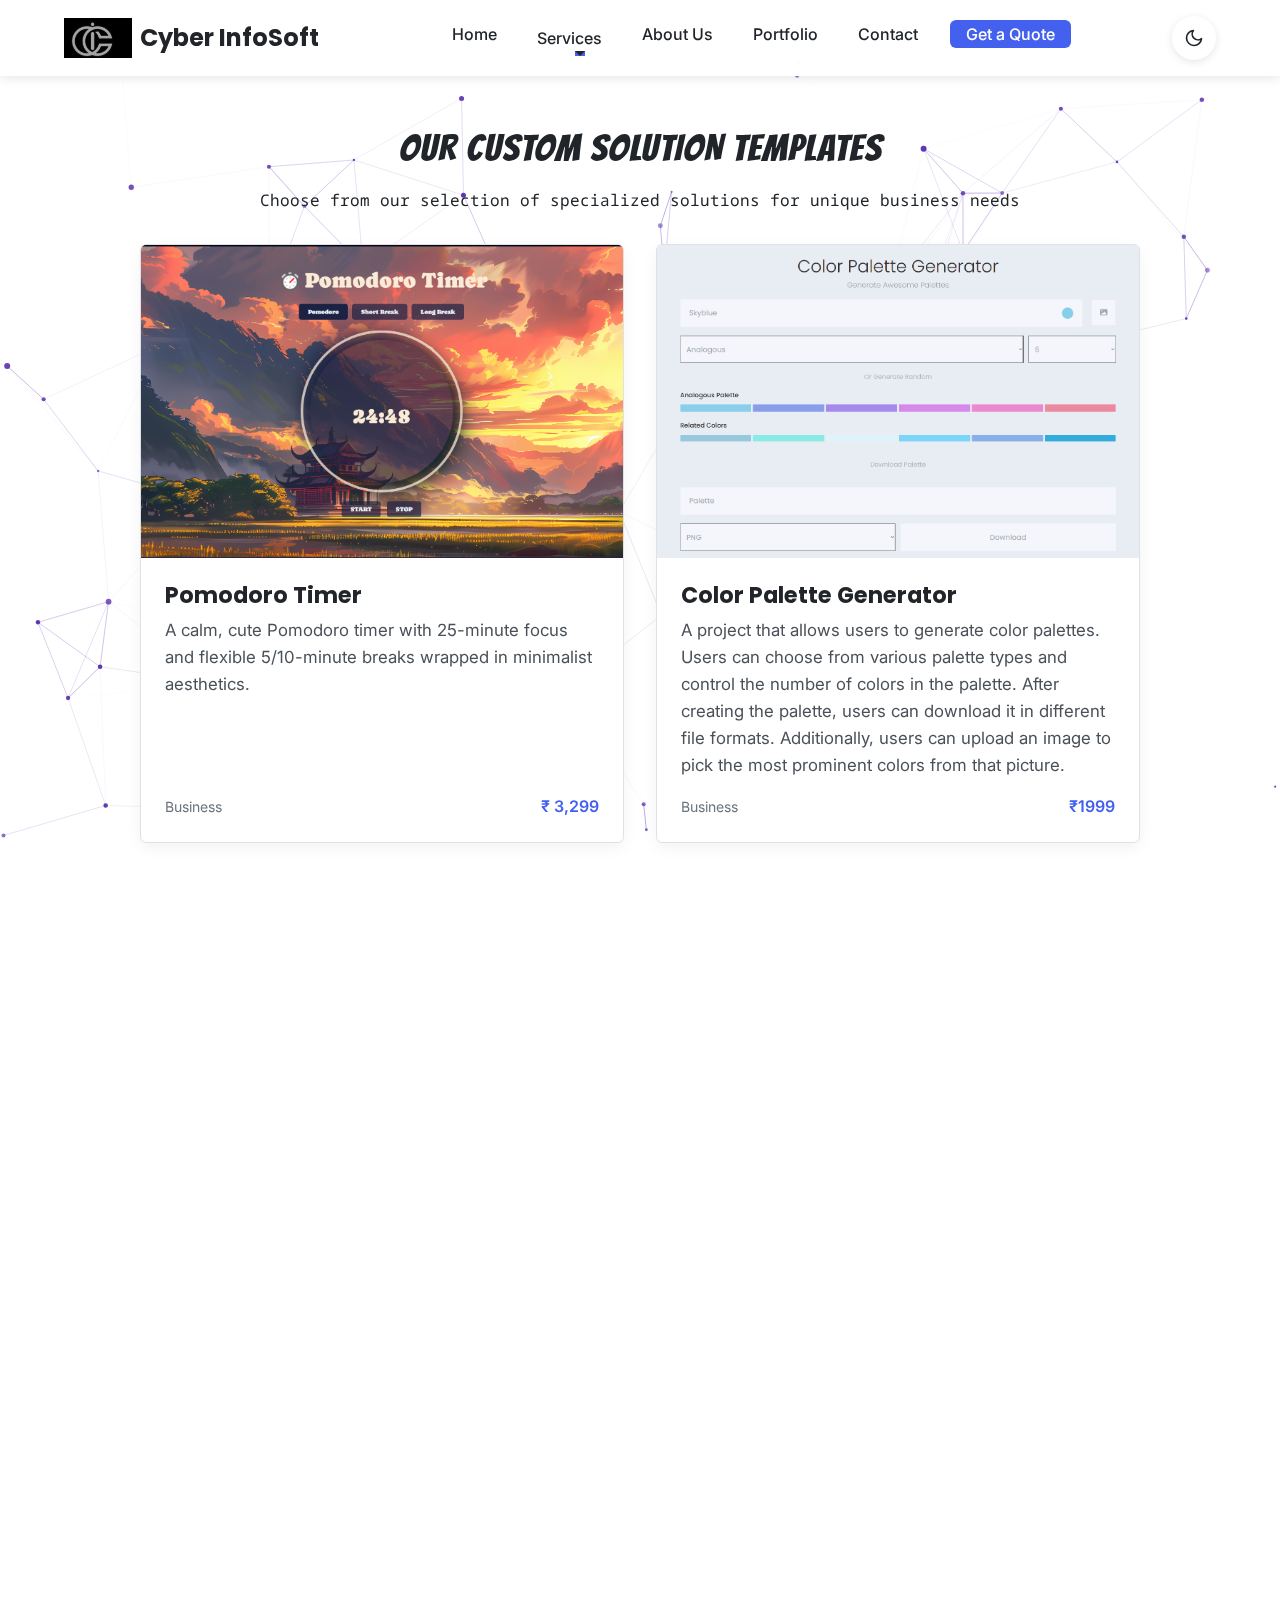
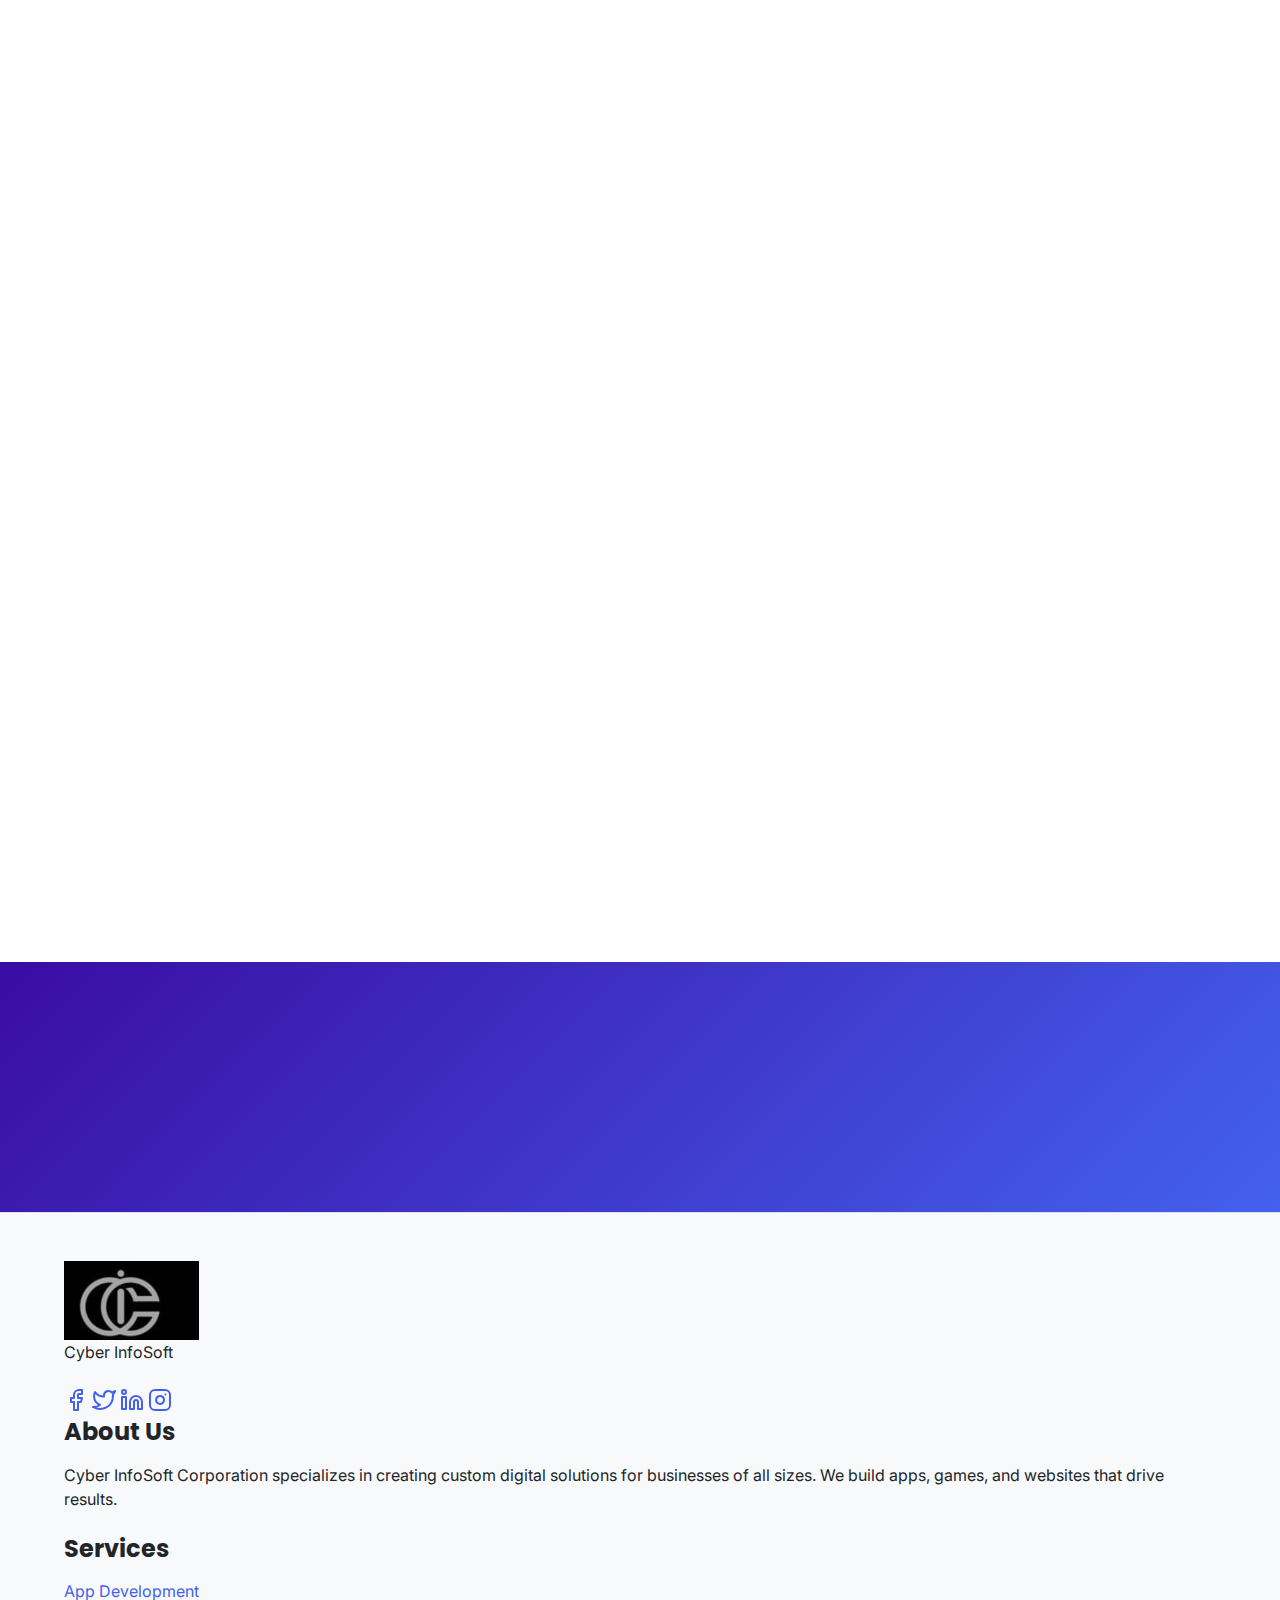
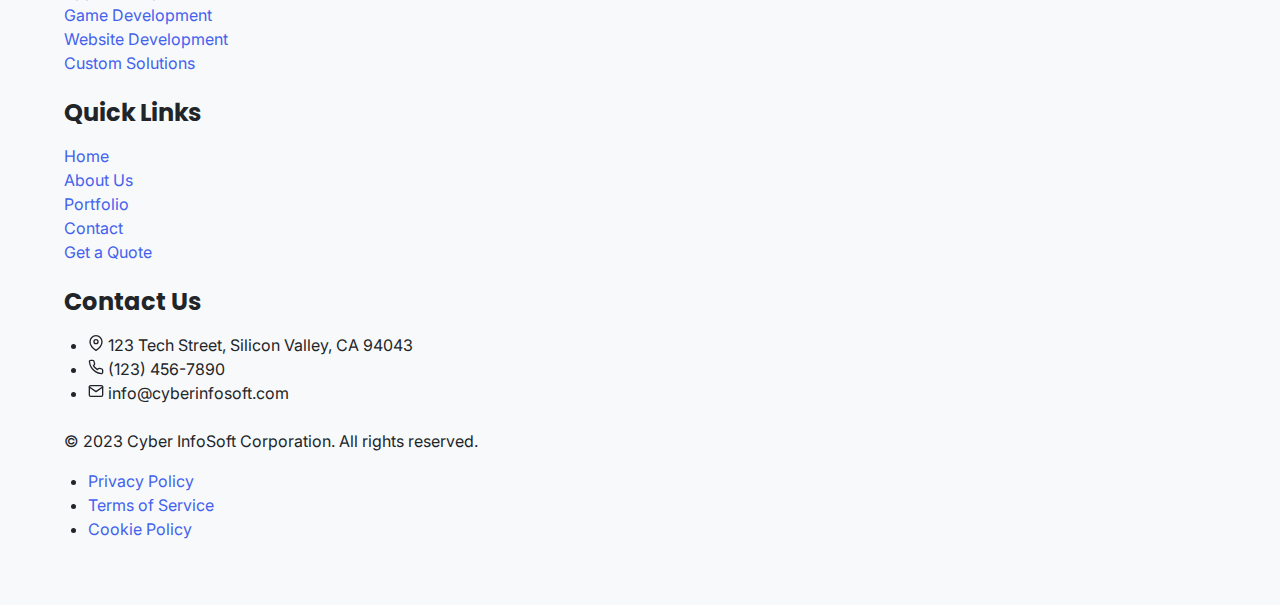
<file: custom-templates.html>
<!DOCTYPE html>
<html lang="en">
<head>
  <meta charset="UTF-8">
  <meta name="viewport" content="width=device-width, initial-scale=1.0">
  <title>Custom Solution Templates - Cyber InfoSoft Corporation</title>
  
  <!-- Meta Description -->
  <meta name="description" content="Explore our collection of custom solution templates that can be tailored for your business needs.">
  
  <!-- Open Graph / Facebook -->
  <meta property="og:type" content="website">
  <meta property="og:url" content="https://cyberinfosoft.com/custom-templates.html">
  <meta property="og:title" content="Custom Solution Templates - Cyber InfoSoft Corporation">
  <meta property="og:description" content="Browse our collection of custom solution templates that can be tailored for your business needs.">
  <meta property="og:image" content="https://cyberinfosoft.com/assets/images/og-image.jpg">
  
  <!-- Twitter -->
  <meta property="twitter:card" content="summary_large_image">
  <meta property="twitter:url" content="https://cyberinfosoft.com/custom-templates.html">
  <meta property="twitter:title" content="Custom Solution Templates - Cyber InfoSoft Corporation">
  <meta property="twitter:description" content="Browse our collection of custom solution templates that can be tailored for your business needs.">
  <meta property="twitter:image" content="https://cyberinfosoft.com/assets/images/twitter-image.jpg">
  
  <!-- Favicon -->
  <link rel="icon" type="image/x-icon" href="favicon.ico">
  <link rel="apple-touch-icon" sizes="180x180" href="/assets/icons/apple-touch-icon.png">
  <link rel="icon" type="image/png" sizes="32x32" href="/assets/icons/favicon-32x32.png">
  <link rel="icon" type="image/png" sizes="16x16" href="/assets/icons/favicon-16x16.png">
  <link rel="manifest" href="site.webmanifest">
  
  <!-- Fonts -->
  <link rel="preconnect" href="https://fonts.googleapis.com">
  <link rel="preconnect" href="https://fonts.gstatic.com" crossorigin>
  <link href="https://fonts.googleapis.com/css2?family=Inter:wght@400;500;600;700&family=Poppins:wght@500;600;700&display=swap" rel="stylesheet">
  <link href="https://fonts.googleapis.com/css2?family=Noto+Sans+Mono:wght@100..900&family=Rakkas&family=Style+Script&family=Bangers&display=swap" rel="stylesheet">
  
  <!-- Styles -->
  <link rel="stylesheet" href="css/style.css">
  <link rel="stylesheet" href="css/custom.css">
  <link rel="stylesheet" href="css/templates.css">
  
  <style>
    .font-display { 
      font-family: 'Style Script', cursive; 
    }
    .font-handwriting { 
      font-family: 'Noto Sans Mono', monospace; 
    }
    .font-title { 
      font-family: 'Rakkas', serif; 
    }
    .font-cute { 
      font-family: 'Bangers', cursive; 
      font-weight: 400; 
      letter-spacing: 1px;
      transform: scaleY(0.9);
    }
    
    .section-header h2 {
      font-family: 'Bangers', cursive;
      font-weight: 400;
      letter-spacing: 1px;
      transform: scaleY(0.9);
      font-size: 2.5rem;
    }
  </style>
  
  <!-- Prevent Flash of Incorrect Theme -->
  <script>
    (function() {
      // Immediately apply the saved theme to prevent flash
      const savedTheme = localStorage.getItem('theme');
      if (savedTheme) {
        document.documentElement.setAttribute('data-theme', savedTheme);
      } else if (window.matchMedia && window.matchMedia('(prefers-color-scheme: dark)').matches) {
        document.documentElement.setAttribute('data-theme', 'dark');
      }
    })();
  </script>
</head>
<body class="custom-templates">
  <!-- Particles Background -->
  <div id="particles-js" class="particles-container"></div>
  
  <!-- Preloader -->
  <div class="preloader">
    <div class="spinner"></div>
  </div>
  
  <!-- Header -->
  <header class="header">
    <div class="container">
      <nav class="navbar">
        <a href="index.html" class="logo">
          <img src="logo_black_bg_white.png" alt="Cyber InfoSoft Corporation Logo">
          <span>Cyber InfoSoft</span>
        </a>
        
        <button class="hamburger" aria-label="Toggle Menu">
          <span></span>
          <span></span>
          <span></span>
        </button>
        
        <ul class="nav-menu">
          <li class="nav-item"><a href="index.html" class="nav-link">Home</a></li>
          <li class="nav-item dropdown">
            <a href="services.html" class="nav-link">Services</a>
            <ul class="dropdown-menu">
              <li><a href="services.html#app-development-details" class="dropdown-item">App Development</a></li>
              <li><a href="services.html#game-development-details" class="dropdown-item">Game Development</a></li>
              <li><a href="services.html#website-development-details" class="dropdown-item">Website Development</a></li>
              <li><a href="services.html#custom-solutions-details" class="dropdown-item">Custom Solutions</a></li>
            </ul>
          </li>
          <li class="nav-item"><a href="about.html" class="nav-link">About Us</a></li>
          <li class="nav-item"><a href="portfolio.html" class="nav-link">Portfolio</a></li>
          <li class="nav-item"><a href="contact.html" class="nav-link">Contact</a></li>
          <li class="nav-item"><a href="quote.html" class="nav-cta">Get a Quote</a></li>
        </ul>
        
        <button class="theme-toggle" aria-label="Toggle Dark Mode">
          <svg class="moon-icon" xmlns="http://www.w3.org/2000/svg" width="24" height="24" viewBox="0 0 24 24" fill="none" stroke="currentColor" stroke-width="2" stroke-linecap="round" stroke-linejoin="round">
            <path d="M21 12.79A9 9 0 1 1 11.21 3 7 7 0 0 0 21 12.79z"></path>
          </svg>
          <svg class="sun-icon d-none" xmlns="http://www.w3.org/2000/svg" width="24" height="24" viewBox="0 0 24 24" fill="none" stroke="currentColor" stroke-width="2" stroke-linecap="round" stroke-linejoin="round">
            <circle cx="12" cy="12" r="5"></circle>
            <line x1="12" y1="1" x2="12" y2="3"></line>
            <line x1="12" y1="21" x2="12" y2="23"></line>
            <line x1="4.22" y1="4.22" x2="5.64" y2="5.64"></line>
            <line x1="18.36" y1="18.36" x2="19.78" y2="19.78"></line>
            <line x1="1" y1="12" x2="3" y2="12"></line>
            <line x1="21" y1="12" x2="23" y2="12"></line>
            <line x1="4.22" y1="19.78" x2="5.64" y2="18.36"></line>
            <line x1="18.36" y1="5.64" x2="19.78" y2="4.22"></line>
          </svg>
        </button>
      </nav>
    </div>
  </header>
  
  <div class="backdrop"></div>

  <!-- Templates Section -->
  <section class="section">
    <div class="container">
      <div class="section-header text-center reveal">
        <h2 class="font-cute">OUR CUSTOM SOLUTION TEMPLATES</h2>
        <p class="lead font-handwriting">Choose from our selection of specialized solutions for unique business needs</p>
      </div>

      <div class="templates-grid">
        <!-- Template 1 -->
        <div class="template-card reveal">
          <div class="template-thumbnail">
            <img src="assets/images/pomodor.png" alt="CRM System Template">
            <div class="template-overlay">
              <a href="https://sparkling-elf-e9f31b.netlify.app" class="btn btn-primary">Live Demo</a>
            </div>
          </div>
          <div class="template-info">
            <h3>Pomodoro Timer</h3>
            <p>A calm, cute Pomodoro timer with 25-minute focus and flexible 5/10-minute breaks wrapped in minimalist aesthetics.</p>
            <div class="template-meta">
              <span class="template-category">Business</span>
              <span class="template-price">₹ 3,299</span>
            </div>
          </div>
        </div>

        <!-- Template 2 -->
        <div class="template-card reveal">
          <div class="template-thumbnail">
            <img src="assets/images/colorp.png" alt="Inventory Management Template">
            <div class="template-overlay">
              <a href="https://trident09.github.io/Palettes/" class="btn btn-primary">Live Demo</a>
            </div>
          </div>
          <div class="template-info">
            <h3>Color Palette Generator</h3>
            <p>A project that allows users to generate color palettes. Users can choose from various palette types and control the number of colors in the palette. After creating the palette, users can download it in different file formats. Additionally, users can upload an image to pick the most prominent colors from that picture.</p>
            <div class="template-meta">
              <span class="template-category">Business</span>
              <span class="template-price">₹1999</span>
            </div>
          </div>
        </div>

        <!-- Template 3 -->
        <div class="template-card reveal">
          <div class="template-thumbnail">
            <img src="assets/images/portfolio-3.svg" alt="Healthcare Management System Template">
            <div class="template-overlay">
              <a href="#" class="btn btn-primary">Live Demo</a>
            </div>
          </div>
          <div class="template-info">
            <h3>Healthcare Management System</h3>
            <p>A complete solution for hospitals and clinics with patient records, appointment scheduling, and billing.</p>
            <div class="template-meta">
              <span class="template-category">Healthcare</span>
              <span class="template-price">$5,999</span>
            </div>
          </div>
        </div>
        
        <!-- Template 4 -->
        <div class="template-card reveal">
          <div class="template-thumbnail">
            <img src="assets/images/portfolio-4.svg" alt="Real Estate Management System Template">
            <div class="template-overlay">
              <a href="#" class="btn btn-primary">Live Demo</a>
            </div>
          </div>
          <div class="template-info">
            <h3>Real Estate Management System</h3>
            <p>A property management solution with listings, client management, and transaction tracking.</p>
            <div class="template-meta">
              <span class="template-category">Real Estate</span>
              <span class="template-price">$4,499</span>
            </div>
          </div>
        </div>
      </div>

      <!-- Add Template Form -->
      <div class="add-template-section reveal">
        <div class="section-header text-center">
          <h2 class="font-cute">REQUEST A CUSTOM SOLUTION</h2>
          <p class="lead font-handwriting">Need a specialized solution for your business? Tell us about your requirements!</p>
        </div>
        
        <form class="add-template-form">
          <div class="form-group">
            <label for="solution-name">Solution Name</label>
            <input type="text" id="solution-name" name="solution-name" placeholder="Enter solution name" required>
          </div>
          
          <div class="form-group">
            <label for="business-type">Business Type</label>
            <input type="text" id="business-type" name="business-type" placeholder="Enter your business type" required>
          </div>
          
          <div class="form-group">
            <label for="solution-requirements">Requirements</label>
            <textarea id="solution-requirements" name="solution-requirements" placeholder="Describe your solution requirements" required></textarea>
          </div>
          
          <div class="form-group">
            <label for="solution-category">Category</label>
            <select id="solution-category" name="solution-category" required>
              <option value="">Select a category</option>
              <option value="crm">CRM</option>
              <option value="inventory">Inventory Management</option>
              <option value="education">Education</option>
              <option value="healthcare">Healthcare</option>
              <option value="finance">Finance</option>
              <option value="hr">Human Resources</option>
              <option value="other">Other</option>
            </select>
          </div>
          
          <div class="form-group">
            <label for="budget">Budget Range ($)</label>
            <select id="budget" name="budget" required>
              <option value="">Select budget range</option>
              <option value="under-1000">Under $1,000</option>
              <option value="1000-5000">$1,000 - $5,000</option>
              <option value="5000-10000">$5,000 - $10,000</option>
              <option value="10000-plus">$10,000+</option>
            </select>
          </div>
          
          <div class="form-group">
            <label for="contact-name">Contact Name</label>
            <input type="text" id="contact-name" name="contact-name" placeholder="Enter your name" required>
          </div>
          
          <div class="form-group">
            <label for="contact-email">Contact Email</label>
            <input type="email" id="contact-email" name="contact-email" placeholder="Enter your email" required>
          </div>
          
          <div class="form-group">
            <label for="contact-phone">Contact Phone (Optional)</label>
            <input type="tel" id="contact-phone" name="contact-phone" placeholder="Enter your phone number">
          </div>
          
          <button type="submit" class="btn btn-primary">Submit Request</button>
        </form>
      </div>
    </div>
  </section>

  <!-- Call to Action -->
  <section class="section cta-section">
    <div class="container">
      <div class="cta-content text-center reveal">
        <h2 class="font-cute">NEED A COMPLETELY CUSTOM SOLUTION?</h2>
        <p class="lead font-handwriting">Our team of experts can build a solution tailored specifically to your business needs.</p>
        <div class="cta-buttons">
          <a href="contact.html" class="btn btn-primary">Contact Us</a>
          <a href="quote.html" class="btn btn-outline">Get a Quote</a>
        </div>
      </div>
    </div>
  </section>

  <!-- Footer -->
  <footer class="footer">
    <div class="container">
      <div class="footer-top">
        <div class="footer-logo">
          <img src="logo.jpg" alt="Cyber InfoSoft Corporation Logo">
          <span>Cyber InfoSoft</span>
        </div>
        <div class="footer-social">
          <a href="#" aria-label="Facebook">
            <svg xmlns="http://www.w3.org/2000/svg" width="24" height="24" viewBox="0 0 24 24" fill="none" stroke="currentColor" stroke-width="2" stroke-linecap="round" stroke-linejoin="round">
              <path d="M18 2h-3a5 5 0 0 0-5 5v3H7v4h3v8h4v-8h3l1-4h-4V7a1 1 0 0 1 1-1h3z"></path>
            </svg>
          </a>
          <a href="#" aria-label="Twitter">
            <svg xmlns="http://www.w3.org/2000/svg" width="24" height="24" viewBox="0 0 24 24" fill="none" stroke="currentColor" stroke-width="2" stroke-linecap="round" stroke-linejoin="round">
              <path d="M23 3a10.9 10.9 0 0 1-3.14 1.53 4.48 4.48 0 0 0-7.86 3v1A10.66 10.66 0 0 1 3 4s-4 9 5 13a11.64 11.64 0 0 1-7 2c9 5 20 0 20-11.5a4.5 4.5 0 0 0-.08-.83A7.72 7.72 0 0 0 23 3z"></path>
            </svg>
          </a>
          <a href="#" aria-label="LinkedIn">
            <svg xmlns="http://www.w3.org/2000/svg" width="24" height="24" viewBox="0 0 24 24" fill="none" stroke="currentColor" stroke-width="2" stroke-linecap="round" stroke-linejoin="round">
              <path d="M16 8a6 6 0 0 1 6 6v7h-4v-7a2 2 0 0 0-2-2 2 2 0 0 0-2 2v7h-4v-7a6 6 0 0 1 6-6z"></path>
              <rect x="2" y="9" width="4" height="12"></rect>
              <circle cx="4" cy="4" r="2"></circle>
            </svg>
          </a>
          <a href="#" aria-label="Instagram">
            <svg xmlns="http://www.w3.org/2000/svg" width="24" height="24" viewBox="0 0 24 24" fill="none" stroke="currentColor" stroke-width="2" stroke-linecap="round" stroke-linejoin="round">
              <rect x="2" y="2" width="20" height="20" rx="5" ry="5"></rect>
              <path d="M16 11.37A4 4 0 1 1 12.63 8 4 4 0 0 1 16 11.37z"></path>
              <line x1="17.5" y1="6.5" x2="17.51" y2="6.5"></line>
            </svg>
          </a>
        </div>
      </div>
      
      <div class="footer-content">
        <div class="footer-widget">
          <h4>About Us</h4>
          <p>Cyber InfoSoft Corporation specializes in creating custom digital solutions for businesses of all sizes. We build apps, games, and websites that drive results.</p>
        </div>
        
        <div class="footer-widget">
          <h4>Services</h4>
          <ul class="footer-links">
            <li><a href="services.html#app-development-details">App Development</a></li>
            <li><a href="services.html#game-development-details">Game Development</a></li>
            <li><a href="services.html#website-development-details">Website Development</a></li>
            <li><a href="services.html#custom-solutions-details">Custom Solutions</a></li>
          </ul>
        </div>
        
        <div class="footer-widget">
          <h4>Quick Links</h4>
          <ul class="footer-links">
            <li><a href="index.html">Home</a></li>
            <li><a href="about.html">About Us</a></li>
            <li><a href="portfolio.html">Portfolio</a></li>
            <li><a href="contact.html">Contact</a></li>
            <li><a href="quote.html">Get a Quote</a></li>
          </ul>
        </div>
        
        <div class="footer-widget">
          <h4>Contact Us</h4>
          <ul class="footer-contact">
            <li>
              <svg xmlns="http://www.w3.org/2000/svg" width="16" height="16" viewBox="0 0 24 24" fill="none" stroke="currentColor" stroke-width="2" stroke-linecap="round" stroke-linejoin="round">
                <path d="M21 10c0 7-9 13-9 13s-9-6-9-13a9 9 0 0 1 18 0z"></path>
                <circle cx="12" cy="10" r="3"></circle>
              </svg>
              <span>123 Tech Street, Silicon Valley, CA 94043</span>
            </li>
            <li>
              <svg xmlns="http://www.w3.org/2000/svg" width="16" height="16" viewBox="0 0 24 24" fill="none" stroke="currentColor" stroke-width="2" stroke-linecap="round" stroke-linejoin="round">
                <path d="M22 16.92v3a2 2 0 0 1-2.18 2 19.79 19.79 0 0 1-8.63-3.07 19.5 19.5 0 0 1-6-6 19.79 19.79 0 0 1-3.07-8.67A2 2 0 0 1 4.11 2h3a2 2 0 0 1 2 1.72 12.84 12.84 0 0 0 .7 2.81 2 2 0 0 1-.45 2.11L8.09 9.91a16 16 0 0 0 6 6l1.27-1.27a2 2 0 0 1 2.11-.45 12.84 12.84 0 0 0 2.81.7A2 2 0 0 1 22 16.92z"></path>
              </svg>
              <span>(123) 456-7890</span>
            </li>
            <li>
              <svg xmlns="http://www.w3.org/2000/svg" width="16" height="16" viewBox="0 0 24 24" fill="none" stroke="currentColor" stroke-width="2" stroke-linecap="round" stroke-linejoin="round">
                <path d="M4 4h16c1.1 0 2 .9 2 2v12c0 1.1-.9 2-2 2H4c-1.1 0-2-.9-2-2V6c0-1.1.9-2 2-2z"></path>
                <polyline points="22,6 12,13 2,6"></polyline>
              </svg>
              <span>info@cyberinfosoft.com</span>
            </li>
          </ul>
        </div>
      </div>
      
      <div class="footer-bottom">
        <p>&copy; 2023 Cyber InfoSoft Corporation. All rights reserved.</p>
        <ul class="footer-legal">
          <li><a href="#">Privacy Policy</a></li>
          <li><a href="#">Terms of Service</a></li>
          <li><a href="#">Cookie Policy</a></li>
        </ul>
      </div>
    </div>
  </footer>

  <!-- Back to Top Button -->
  <button class="back-to-top" aria-label="Back to Top">
    <svg xmlns="http://www.w3.org/2000/svg" width="24" height="24" viewBox="0 0 24 24" fill="none" stroke="currentColor" stroke-width="2" stroke-linecap="round" stroke-linejoin="round">
      <polyline points="18 15 12 9 6 15"></polyline>
    </svg>
  </button>

  <!-- Scripts -->
  <script src="js/particles.js"></script>
  <script src="js/main.js"></script>
</body>
</html>
</file>
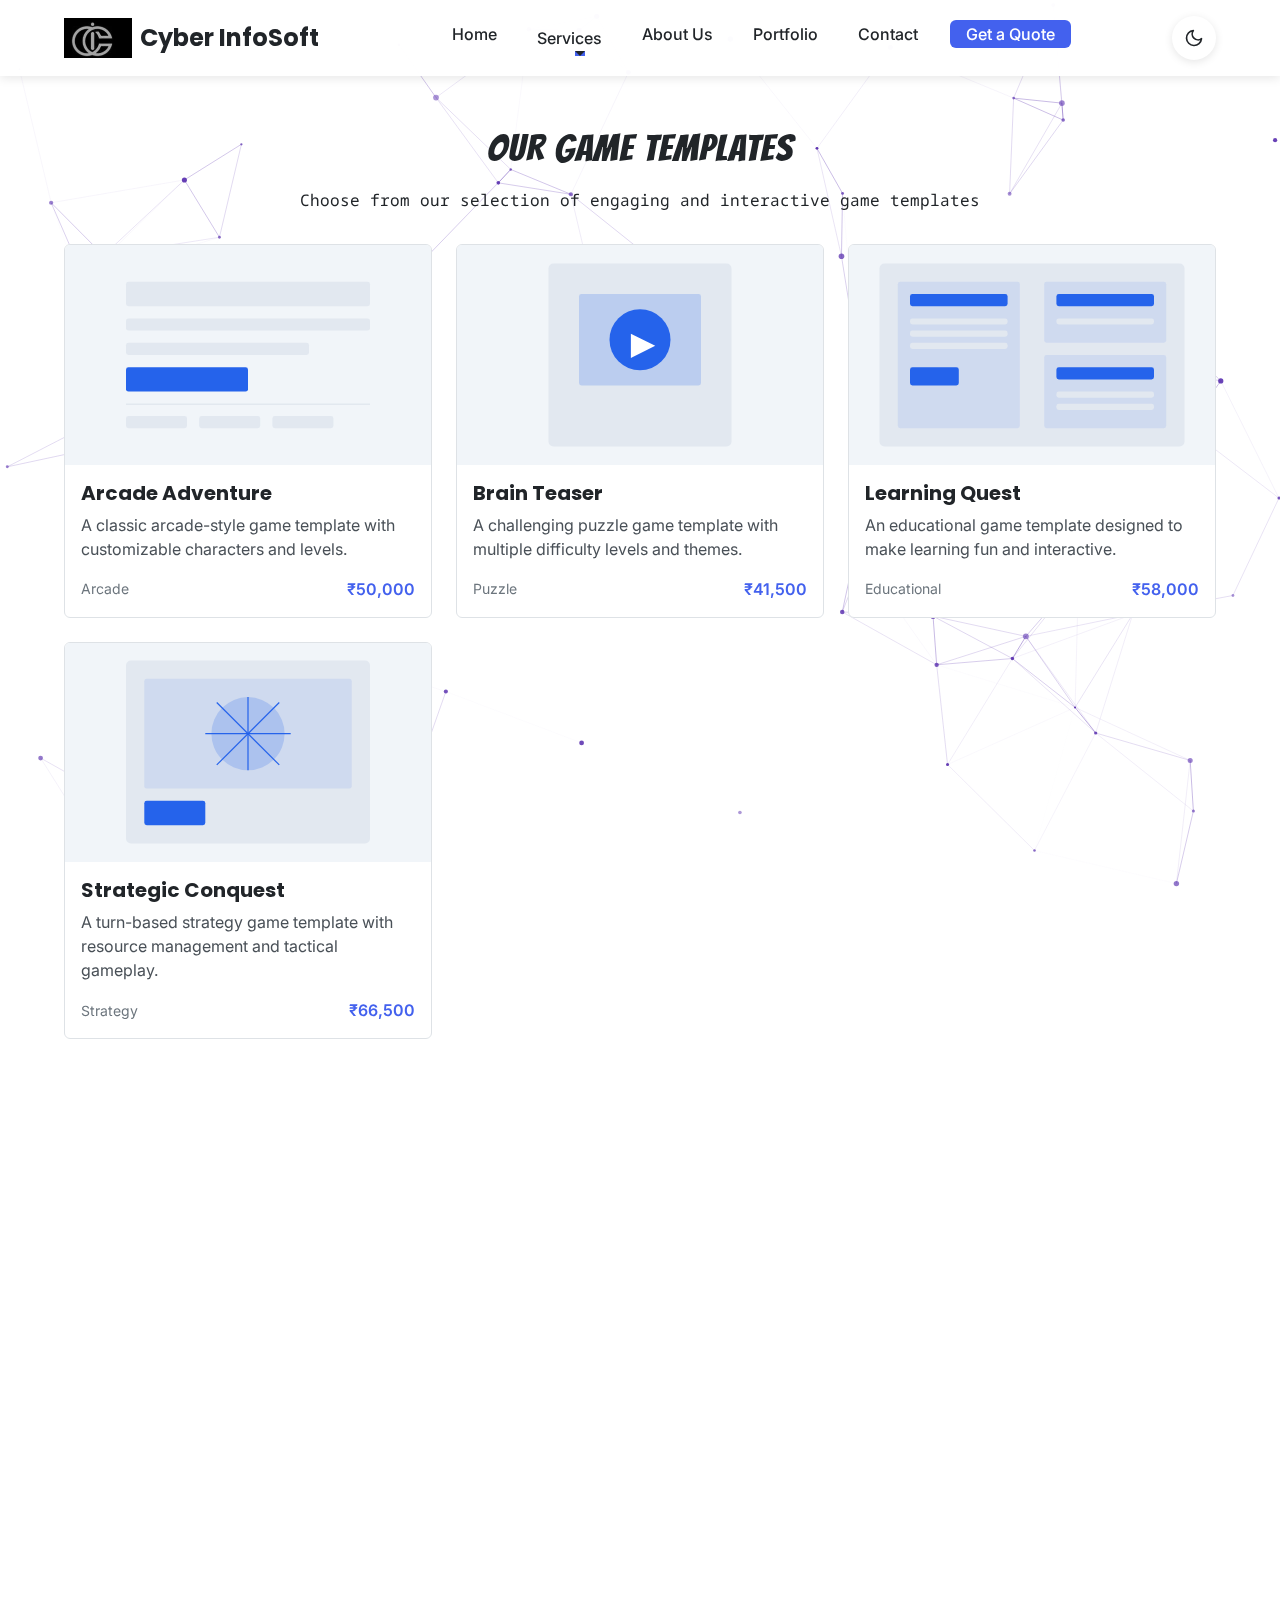
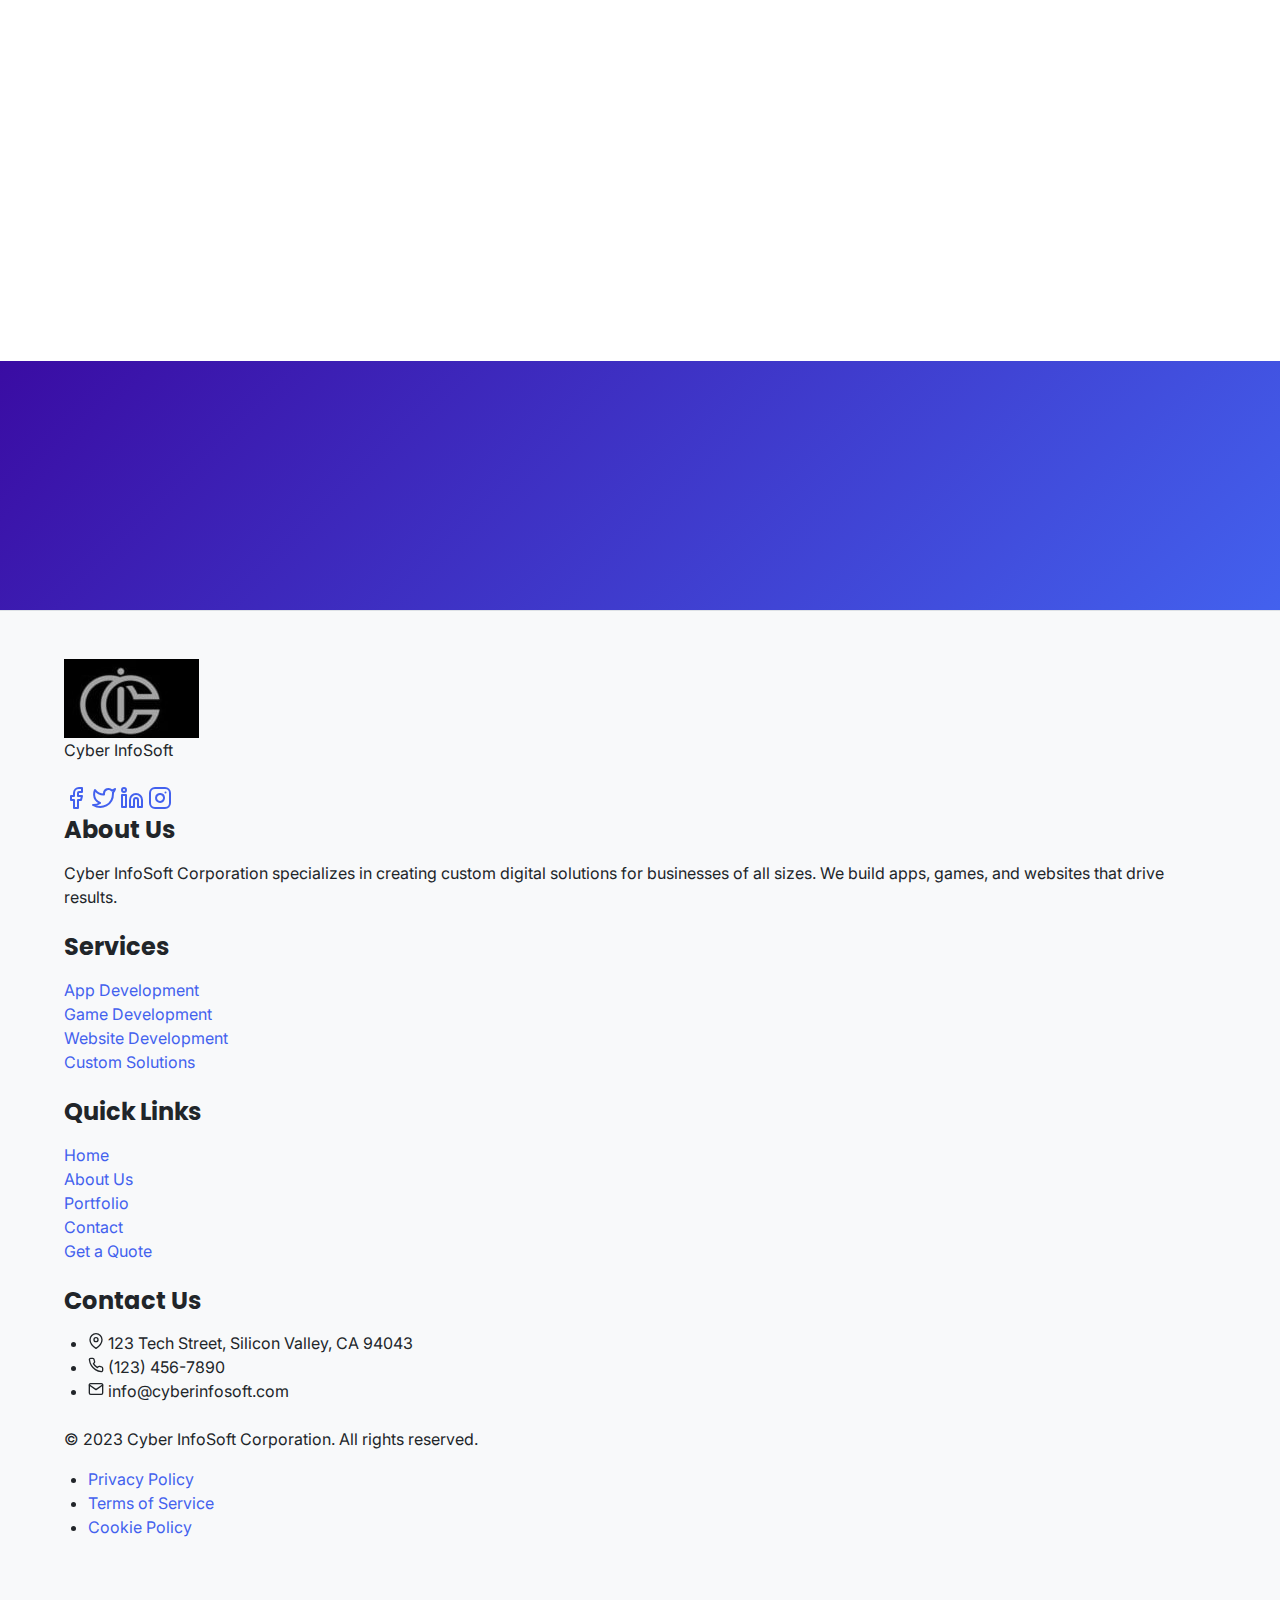
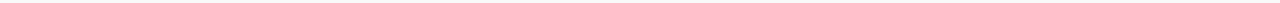
<file: game-templates.html>
<!DOCTYPE html>
<html lang="en">
<head>
  <meta charset="UTF-8">
  <meta name="viewport" content="width=device-width, initial-scale=1.0">
  <title>Game Templates - Cyber InfoSoft Corporation</title>
  
  <!-- Meta Description -->
  <meta name="description" content="Explore our collection of game templates that can be customized for your business needs.">
  
  <!-- Open Graph / Facebook -->
  <meta property="og:type" content="website">
  <meta property="og:url" content="https://cyberinfosoft.com/game-templates.html">
  <meta property="og:title" content="Game Templates - Cyber InfoSoft Corporation">
  <meta property="og:description" content="Browse our collection of game templates that can be customized for your business needs.">
  <meta property="og:image" content="https://cyberinfosoft.com/assets/images/og-image.jpg">
  
  <!-- Twitter -->
  <meta property="twitter:card" content="summary_large_image">
  <meta property="twitter:url" content="https://cyberinfosoft.com/game-templates.html">
  <meta property="twitter:title" content="Game Templates - Cyber InfoSoft Corporation">
  <meta property="twitter:description" content="Browse our collection of game templates that can be customized for your business needs.">
  <meta property="twitter:image" content="https://cyberinfosoft.com/assets/images/twitter-image.jpg">
  
  <!-- Favicon -->
  <link rel="icon" type="image/x-icon" href="favicon.ico">
  <link rel="apple-touch-icon" sizes="180x180" href="/assets/icons/apple-touch-icon.png">
  <link rel="icon" type="image/png" sizes="32x32" href="/assets/icons/favicon-32x32.png">
  <link rel="icon" type="image/png" sizes="16x16" href="/assets/icons/favicon-16x16.png">
  <link rel="manifest" href="site.webmanifest">
  
  <!-- Fonts -->
    <link rel="preconnect" href="https://fonts.googleapis.com">
    <link rel="preconnect" href="https://fonts.gstatic.com" crossorigin>
    <link href="https://fonts.googleapis.com/css2?family=Inter:wght@400;500;600;700&family=Poppins:wght@500;600;700&display=swap" rel="stylesheet">
    <link href="https://fonts.googleapis.com/css2?family=Noto+Sans+Mono:wght@100..900&family=Rakkas&family=Style+Script&family=Bangers&display=swap" rel="stylesheet">
  
  <!-- Styles -->
    <link rel="stylesheet" href="css/style.css">
    <link rel="stylesheet" href="css/custom.css">
    <link rel="stylesheet" href="css/templates.css">
    
  <style>
    .font-display { 
      font-family: 'Style Script', cursive; 
    }
    .font-handwriting { 
      font-family: 'Noto Sans Mono', monospace; 
    }
    .font-title { 
      font-family: 'Rakkas', serif; 
    }
    .font-cute { 
      font-family: 'Bangers', cursive; 
      font-weight: 400; 
      letter-spacing: 1px;
      transform: scaleY(0.9);
    }
    
    .section-header h2 {
      font-family: 'Bangers', cursive;
      font-weight: 400;
      letter-spacing: 1px;
      transform: scaleY(0.9);
      font-size: 2.5rem;
    }
  </style>
  
  <!-- Prevent Flash of Incorrect Theme -->
  <script>
    (function() {
      // Immediately apply the saved theme to prevent flash
      const savedTheme = localStorage.getItem('theme');
      if (savedTheme) {
        document.documentElement.setAttribute('data-theme', savedTheme);
      } else if (window.matchMedia && window.matchMedia('(prefers-color-scheme: dark)').matches) {
        document.documentElement.setAttribute('data-theme', 'dark');
      }
    })();
  </script>
</head>
<body>
  <!-- Particles Background -->
  <div id="particles-js" class="particles-container"></div>
  
  <!-- Preloader -->
  <div class="preloader">
    <div class="spinner"></div>
  </div>
  
  <!-- Header -->
  <header class="header">
    <div class="container">
      <nav class="navbar">
        <a href="index.html" class="logo">
          <img src="logo.jpg" alt="Cyber InfoSoft Corporation Logo">
          <span>Cyber InfoSoft</span>
        </a>
        
        <button class="hamburger" aria-label="Toggle Menu">
          <span></span>
          <span></span>
          <span></span>
        </button>
        
        <ul class="nav-menu">
          <li class="nav-item"><a href="index.html" class="nav-link">Home</a></li>
          <li class="nav-item dropdown">
            <a href="services.html" class="nav-link">Services</a>
            <ul class="dropdown-menu">
              <li><a href="services.html#app-development-details" class="dropdown-item">App Development</a></li>
              <li><a href="services.html#game-development-details" class="dropdown-item">Game Development</a></li>
              <li><a href="services.html#website-development-details" class="dropdown-item">Website Development</a></li>
              <li><a href="services.html#custom-solutions-details" class="dropdown-item">Custom Solutions</a></li>
            </ul>
          </li>
          <li class="nav-item"><a href="about.html" class="nav-link">About Us</a></li>
          <li class="nav-item"><a href="portfolio.html" class="nav-link">Portfolio</a></li>
          <li class="nav-item"><a href="contact.html" class="nav-link">Contact</a></li>
          <li class="nav-item"><a href="quote.html" class="nav-cta">Get a Quote</a></li>
        </ul>
        
        <button class="theme-toggle" aria-label="Toggle Dark Mode">
          <svg class="moon-icon" xmlns="http://www.w3.org/2000/svg" width="24" height="24" viewBox="0 0 24 24" fill="none" stroke="currentColor" stroke-width="2" stroke-linecap="round" stroke-linejoin="round">
            <path d="M21 12.79A9 9 0 1 1 11.21 3 7 7 0 0 0 21 12.79z"></path>
          </svg>
          <svg class="sun-icon d-none" xmlns="http://www.w3.org/2000/svg" width="24" height="24" viewBox="0 0 24 24" fill="none" stroke="currentColor" stroke-width="2" stroke-linecap="round" stroke-linejoin="round">
            <circle cx="12" cy="12" r="5"></circle>
            <line x1="12" y1="1" x2="12" y2="3"></line>
            <line x1="12" y1="21" x2="12" y2="23"></line>
            <line x1="4.22" y1="4.22" x2="5.64" y2="5.64"></line>
            <line x1="18.36" y1="18.36" x2="19.78" y2="19.78"></line>
            <line x1="1" y1="12" x2="3" y2="12"></line>
            <line x1="21" y1="12" x2="23" y2="12"></line>
            <line x1="4.22" y1="19.78" x2="5.64" y2="18.36"></line>
            <line x1="18.36" y1="5.64" x2="19.78" y2="4.22"></line>
          </svg>
        </button>
      </nav>
    </div>
  </header>
  
  <div class="backdrop"></div>

  <!-- Templates Section -->
  <section class="section">
    <div class="container">
      <div class="section-header text-center reveal">
        <h2 class="font-cute">OUR GAME TEMPLATES</h2>
        <p class="lead font-handwriting">Choose from our selection of engaging and interactive game templates</p>
      </div>

      <div class="templates-grid">
        <!-- Template 1 -->
        <div class="template-card reveal">
          <div class="template-thumbnail">
            <img src="assets/images/portfolio-1.svg" alt="Arcade Game Template">
            <div class="template-overlay">
              <a href="#" class="btn btn-primary">Live Demo</a>
            </div>
          </div>
          <div class="template-info">
            <h3>Arcade Adventure</h3>
            <p>A classic arcade-style game template with customizable characters and levels.</p>
            <div class="template-meta">
              <span class="template-category">Arcade</span>
              <span class="template-price">₹50,000</span>
            </div>
          </div>
        </div>

        <!-- Template 2 -->
        <div class="template-card reveal">
          <div class="template-thumbnail">
            <img src="assets/images/portfolio-2.svg" alt="Puzzle Game Template">
            <div class="template-overlay">
              <a href="#" class="btn btn-primary">Live Demo</a>
            </div>
          </div>
          <div class="template-info">
            <h3>Brain Teaser</h3>
            <p>A challenging puzzle game template with multiple difficulty levels and themes.</p>
            <div class="template-meta">
              <span class="template-category">Puzzle</span>
              <span class="template-price">₹41,500</span>
            </div>
          </div>
        </div>

        <!-- Template 3 -->
        <div class="template-card reveal">
          <div class="template-thumbnail">
            <img src="assets/images/portfolio-3.svg" alt="Educational Game Template">
            <div class="template-overlay">
              <a href="#" class="btn btn-primary">Live Demo</a>
            </div>
          </div>
          <div class="template-info">
            <h3>Learning Quest</h3>
            <p>An educational game template designed to make learning fun and interactive.</p>
            <div class="template-meta">
              <span class="template-category">Educational</span>
              <span class="template-price">₹58,000</span>
            </div>
          </div>
        </div>

        <!-- Template 4 -->
        <div class="template-card reveal">
          <div class="template-thumbnail">
            <img src="assets/images/portfolio-4.svg" alt="Strategy Game Template">
            <div class="template-overlay">
              <a href="#" class="btn btn-primary">Live Demo</a>
            </div>
          </div>
          <div class="template-info">
            <h3>Strategic Conquest</h3>
            <p>A turn-based strategy game template with resource management and tactical gameplay.</p>
            <div class="template-meta">
              <span class="template-category">Strategy</span>
              <span class="template-price">₹66,500</span>
            </div>
          </div>
        </div>
      </div>

      <!-- Add Template Form -->
      <div class="add-template-section reveal">
        <div class="section-header text-center">
          <h2>Add Your Own Game Template</h2>
          <p class="lead">Have a game template you'd like to showcase? Submit it here!</p>
        </div>
        
        <form class="add-template-form">
          <div class="form-group">
            <label for="template-name">Game Name</label>
            <input type="text" id="template-name" name="template-name" placeholder="Enter game name" required>
          </div>
          
          <div class="form-group">
            <label for="template-description">Description</label>
            <textarea id="template-description" name="template-description" placeholder="Describe your game" required></textarea>
          </div>
          
          <div class="form-group">
            <label for="template-category">Category</label>
            <select id="template-category" name="template-category" required>
              <option value="">Select a category</option>
              <option value="arcade">Arcade</option>
              <option value="puzzle">Puzzle</option>
              <option value="educational">Educational</option>
              <option value="strategy">Strategy</option>
              <option value="action">Action</option>
              <option value="adventure">Adventure</option>
              <option value="simulation">Simulation</option>
              <option value="other">Other</option>
            </select>
          </div>
          
          <div class="form-group">
            <label for="template-price">Price ($)</label>
            <input type="number" id="template-price" name="template-price" placeholder="Enter price" min="0" required>
          </div>
          
          <div class="form-group">
            <label for="template-thumbnail">Thumbnail Image</label>
            <input type="file" id="template-thumbnail" name="template-thumbnail" accept="image/*" required>
          </div>
          
          <div class="form-group">
            <label for="template-link">Demo Link (Optional)</label>
            <input type="url" id="template-link" name="template-link" placeholder="https://example.com">
          </div>
          
          <button type="submit" class="btn btn-primary">Submit Game Template</button>
        </form>
      </div>
    </div>
  </section>

  <!-- Call to Action -->
  <section class="section cta-section">
    <div class="container">
      <div class="cta-content text-center reveal">
        <h2>Need a Custom Game?</h2>
        <p class="lead">We can build a completely custom game tailored to your specific requirements.</p>
        <div class="cta-buttons">
          <a href="contact.html" class="btn btn-primary">Contact Us</a>
          <a href="quote.html" class="btn btn-outline">Get a Quote</a>
        </div>
      </div>
    </div>
  </section>

  <!-- Footer -->
  <footer class="footer">
    <div class="container">
      <div class="footer-top">
        <div class="footer-logo">
          <img src="logo.jpg" alt="Cyber InfoSoft Corporation Logo">
          <span>Cyber InfoSoft</span>
        </div>
        <div class="footer-social">
          <a href="#" aria-label="Facebook">
            <svg xmlns="http://www.w3.org/2000/svg" width="24" height="24" viewBox="0 0 24 24" fill="none" stroke="currentColor" stroke-width="2" stroke-linecap="round" stroke-linejoin="round">
              <path d="M18 2h-3a5 5 0 0 0-5 5v3H7v4h3v8h4v-8h3l1-4h-4V7a1 1 0 0 1 1-1h3z"></path>
            </svg>
          </a>
          <a href="#" aria-label="Twitter">
            <svg xmlns="http://www.w3.org/2000/svg" width="24" height="24" viewBox="0 0 24 24" fill="none" stroke="currentColor" stroke-width="2" stroke-linecap="round" stroke-linejoin="round">
              <path d="M23 3a10.9 10.9 0 0 1-3.14 1.53 4.48 4.48 0 0 0-7.86 3v1A10.66 10.66 0 0 1 3 4s-4 9 5 13a11.64 11.64 0 0 1-7 2c9 5 20 0 20-11.5a4.5 4.5 0 0 0-.08-.83A7.72 7.72 0 0 0 23 3z"></path>
            </svg>
          </a>
          <a href="#" aria-label="LinkedIn">
            <svg xmlns="http://www.w3.org/2000/svg" width="24" height="24" viewBox="0 0 24 24" fill="none" stroke="currentColor" stroke-width="2" stroke-linecap="round" stroke-linejoin="round">
              <path d="M16 8a6 6 0 0 1 6 6v7h-4v-7a2 2 0 0 0-2-2 2 2 0 0 0-2 2v7h-4v-7a6 6 0 0 1 6-6z"></path>
              <rect x="2" y="9" width="4" height="12"></rect>
              <circle cx="4" cy="4" r="2"></circle>
            </svg>
          </a>
          <a href="#" aria-label="Instagram">
            <svg xmlns="http://www.w3.org/2000/svg" width="24" height="24" viewBox="0 0 24 24" fill="none" stroke="currentColor" stroke-width="2" stroke-linecap="round" stroke-linejoin="round">
              <rect x="2" y="2" width="20" height="20" rx="5" ry="5"></rect>
              <path d="M16 11.37A4 4 0 1 1 12.63 8 4 4 0 0 1 16 11.37z"></path>
              <line x1="17.5" y1="6.5" x2="17.51" y2="6.5"></line>
            </svg>
          </a>
        </div>
      </div>
      
      <div class="footer-content">
        <div class="footer-widget">
          <h4>About Us</h4>
          <p>Cyber InfoSoft Corporation specializes in creating custom digital solutions for businesses of all sizes. We build apps, games, and websites that drive results.</p>
        </div>
        
        <div class="footer-widget">
          <h4>Services</h4>
          <ul class="footer-links">
            <li><a href="services.html#app-development-details">App Development</a></li>
            <li><a href="services.html#game-development-details">Game Development</a></li>
            <li><a href="services.html#website-development-details">Website Development</a></li>
            <li><a href="services.html#custom-solutions-details">Custom Solutions</a></li>
          </ul>
        </div>
        
        <div class="footer-widget">
          <h4>Quick Links</h4>
          <ul class="footer-links">
            <li><a href="index.html">Home</a></li>
            <li><a href="about.html">About Us</a></li>
            <li><a href="portfolio.html">Portfolio</a></li>
            <li><a href="contact.html">Contact</a></li>
            <li><a href="quote.html">Get a Quote</a></li>
          </ul>
        </div>
        
        <div class="footer-widget">
          <h4>Contact Us</h4>
          <ul class="footer-contact">
            <li>
              <svg xmlns="http://www.w3.org/2000/svg" width="16" height="16" viewBox="0 0 24 24" fill="none" stroke="currentColor" stroke-width="2" stroke-linecap="round" stroke-linejoin="round">
                <path d="M21 10c0 7-9 13-9 13s-9-6-9-13a9 9 0 0 1 18 0z"></path>
                <circle cx="12" cy="10" r="3"></circle>
              </svg>
              <span>123 Tech Street, Silicon Valley, CA 94043</span>
            </li>
            <li>
              <svg xmlns="http://www.w3.org/2000/svg" width="16" height="16" viewBox="0 0 24 24" fill="none" stroke="currentColor" stroke-width="2" stroke-linecap="round" stroke-linejoin="round">
                <path d="M22 16.92v3a2 2 0 0 1-2.18 2 19.79 19.79 0 0 1-8.63-3.07 19.5 19.5 0 0 1-6-6 19.79 19.79 0 0 1-3.07-8.67A2 2 0 0 1 4.11 2h3a2 2 0 0 1 2 1.72 12.84 12.84 0 0 0 .7 2.81 2 2 0 0 1-.45 2.11L8.09 9.91a16 16 0 0 0 6 6l1.27-1.27a2 2 0 0 1 2.11-.45 12.84 12.84 0 0 0 2.81.7A2 2 0 0 1 22 16.92z"></path>
              </svg>
              <span>(123) 456-7890</span>
            </li>
            <li>
              <svg xmlns="http://www.w3.org/2000/svg" width="16" height="16" viewBox="0 0 24 24" fill="none" stroke="currentColor" stroke-width="2" stroke-linecap="round" stroke-linejoin="round">
                <path d="M4 4h16c1.1 0 2 .9 2 2v12c0 1.1-.9 2-2 2H4c-1.1 0-2-.9-2-2V6c0-1.1.9-2 2-2z"></path>
                <polyline points="22,6 12,13 2,6"></polyline>
              </svg>
              <span>info@cyberinfosoft.com</span>
            </li>
          </ul>
        </div>
      </div>
      
      <div class="footer-bottom">
        <p>&copy; 2023 Cyber InfoSoft Corporation. All rights reserved.</p>
        <ul class="footer-legal">
          <li><a href="#">Privacy Policy</a></li>
          <li><a href="#">Terms of Service</a></li>
          <li><a href="#">Cookie Policy</a></li>
        </ul>
      </div>
    </div>
  </footer>

  <!-- Back to Top Button -->
  <button class="back-to-top" aria-label="Back to Top">
    <svg xmlns="http://www.w3.org/2000/svg" width="24" height="24" viewBox="0 0 24 24" fill="none" stroke="currentColor" stroke-width="2" stroke-linecap="round" stroke-linejoin="round">
      <polyline points="18 15 12 9 6 15"></polyline>
    </svg>
  </button>

  <!-- Scripts -->
  <script src="js/particles.js"></script>
  <script src="js/main.js"></script>
</body>
</html>
</file>
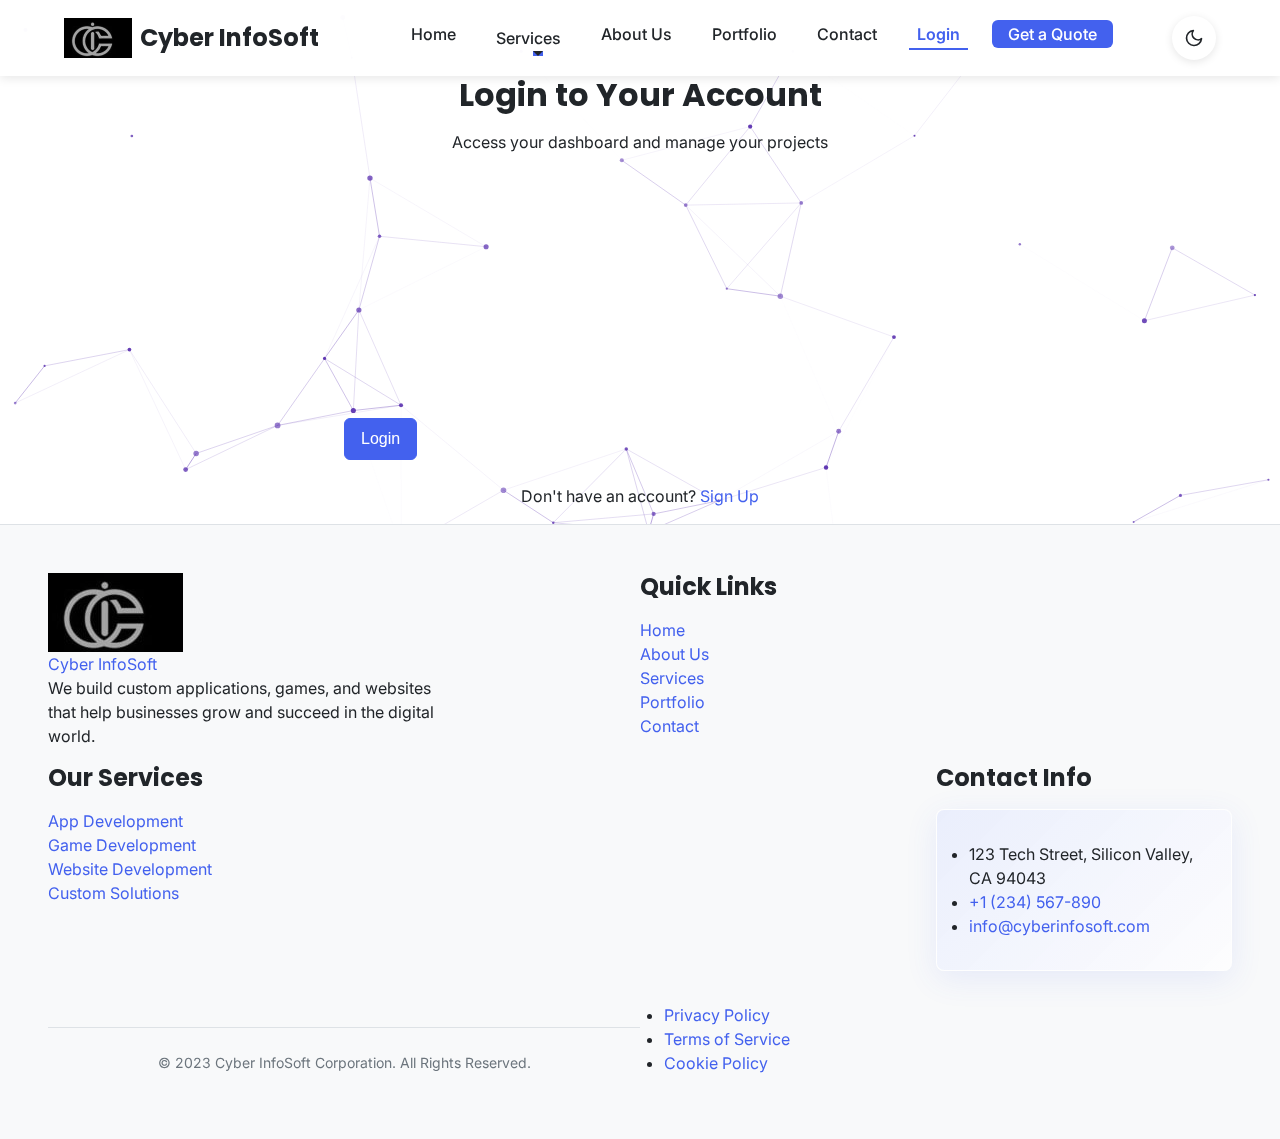
<file: login.html>
<!DOCTYPE html>
<html lang="en">
<head>
  <meta charset="UTF-8">
  <meta name="viewport" content="width=device-width, initial-scale=1.0">
  <title>Login - Cyber InfoSoft Corporation</title>
  
  <!-- Meta Description -->
  <meta name="description" content="Login to your Cyber InfoSoft account to access exclusive features and manage your projects.">
  
  <!-- Favicon -->
  <link rel="icon" type="image/x-icon" href="favicon.ico">
  <link rel="apple-touch-icon" sizes="180x180" href="/assets/icons/apple-touch-icon.png">
  <link rel="icon" type="image/png" sizes="32x32" href="/assets/icons/favicon-32x32.png">
  <link rel="icon" type="image/png" sizes="16x16" href="/assets/icons/favicon-16x16.png">
  <link rel="manifest" href="site.webmanifest">
  
  <!-- Fonts -->
  <link rel="preconnect" href="https://fonts.googleapis.com">
  <link rel="preconnect" href="https://fonts.gstatic.com" crossorigin>
  <link href="https://fonts.googleapis.com/css2?family=Inter:wght@400;500;600;700&family=Poppins:wght@500;600;700&display=swap" rel="stylesheet">
  
  <!-- Styles -->
  <link rel="stylesheet" href="css/style.css">
  <link rel="stylesheet" href="css/custom.css">
  
  <!-- Prevent Flash of Incorrect Theme -->
  <script>
    (function() {
      // Immediately apply the saved theme to prevent flash
      const savedTheme = localStorage.getItem('theme');
      if (savedTheme) {
        document.documentElement.setAttribute('data-theme', savedTheme);
      } else if (window.matchMedia && window.matchMedia('(prefers-color-scheme: dark)').matches) {
        document.documentElement.setAttribute('data-theme', 'dark');
      }
    })();
  </script>
</head>
<body>
  <!-- Particles Background -->
  <div id="particles-js" class="particles-container"></div>
  
  <!-- Preloader -->
  <div class="preloader">
    <div class="spinner"></div>
  </div>

  <!-- Header -->
  <header class="header">
    <div class="container">
      <nav class="navbar">
        <a href="index.html" class="logo">
          <img src="logo.jpg" alt="Cyber InfoSoft Corporation Logo">
          <span>Cyber InfoSoft</span>
        </a>
        
        <button class="hamburger" aria-label="Toggle Menu">
          <span></span>
          <span></span>
          <span></span>
        </button>
        
        <ul class="nav-menu">
          <li class="nav-item"><a href="index.html" class="nav-link">Home</a></li>
          <li class="nav-item dropdown">
            <a href="services.html" class="nav-link">Services</a>
            <ul class="dropdown-menu">
              <li><a href="services.html#app-development-details" class="dropdown-item">App Development</a></li>
              <li><a href="services.html#game-development-details" class="dropdown-item">Game Development</a></li>
              <li><a href="services.html#website-development-details" class="dropdown-item">Website Development</a></li>
              <li><a href="services.html#custom-solutions-details" class="dropdown-item">Custom Solutions</a></li>
            </ul>
          </li>
          <li class="nav-item"><a href="about.html" class="nav-link">About Us</a></li>
          <li class="nav-item"><a href="portfolio.html" class="nav-link">Portfolio</a></li>
          <li class="nav-item"><a href="contact.html" class="nav-link">Contact</a></li>
          <li class="nav-item"><a href="login.html" class="nav-link active">Login</a></li>
          <li class="nav-item"><a href="quote.html" class="nav-cta">Get a Quote</a></li>
        </ul>
        
        <button class="theme-toggle" aria-label="Toggle Dark Mode">
          <svg class="moon-icon" xmlns="http://www.w3.org/2000/svg" width="24" height="24" viewBox="0 0 24 24" fill="none" stroke="currentColor" stroke-width="2" stroke-linecap="round" stroke-linejoin="round">
            <path d="M21 12.79A9 9 0 1 1 11.21 3 7 7 0 0 0 21 12.79z"></path>
          </svg>
          <svg class="sun-icon d-none" xmlns="http://www.w3.org/2000/svg" width="24" height="24" viewBox="0 0 24 24" fill="none" stroke="currentColor" stroke-width="2" stroke-linecap="round" stroke-linejoin="round">
            <circle cx="12" cy="12" r="5"></circle>
            <line x1="12" y1="1" x2="12" y2="3"></line>
            <line x1="12" y1="21" x2="12" y2="23"></line>
            <line x1="4.22" y1="4.22" x2="5.64" y2="5.64"></line>
            <line x1="18.36" y1="18.36" x2="19.78" y2="19.78"></line>
            <line x1="1" y1="12" x2="3" y2="12"></line>
            <line x1="21" y1="12" x2="23" y2="12"></line>
            <line x1="4.22" y1="19.78" x2="5.64" y2="18.36"></line>
            <line x1="18.36" y1="5.64" x2="19.78" y2="4.22"></line>
          </svg>
        </button>
      </nav>
    </div>
  </header>

  <!-- Login Section -->
  <section class="login-section section-padding">
    <div class="container">
      <div class="row justify-content-center">
        <div class="col-lg-6">
          <div class="section-title text-center mb-5">
            <h2>Login to Your Account</h2>
            <p>Access your dashboard and manage your projects</p>
          </div>
          
          <div class="login-form-wrapper">
            <form id="loginForm" class="login-form">
              <div class="form-group">
                <label for="email">Email Address</label>
                <input type="email" id="email" name="email" class="form-control" placeholder="Enter your email" required>
              </div>
              
              <div class="form-group">
                <label for="password">Password</label>
                <input type="password" id="password" name="password" class="form-control" placeholder="Enter your password" required>
              </div>
              
              <div class="form-group form-check">
                <input type="checkbox" id="rememberMe" name="rememberMe" class="form-check-input">
                <label for="rememberMe" class="form-check-label">Remember me</label>
                <a href="#" class="forgot-password">Forgot Password?</a>
              </div>
              
              <button type="submit" class="btn btn-primary btn-block">Login</button>
              
              <div class="form-footer text-center mt-4">
                <p>Don't have an account? <a href="signup.html">Sign Up</a></p>
              </div>
            </form>
          </div>
        </div>
      </div>
    </div>
  </section>

  <!-- Footer -->
  <footer class="footer">
    <div class="container">
      <div class="footer-top">
        <div class="row">
          <div class="col-lg-4 col-md-6">
            <div class="footer-widget">
              <a href="index.html" class="footer-logo">
                <img src="logo.jpg" alt="Cyber InfoSoft Corporation Logo">
                <span>Cyber InfoSoft</span>
              </a>
              <p>We build custom applications, games, and websites that help businesses grow and succeed in the digital world.</p>
              <div class="social-links">
                <a href="#" aria-label="Facebook"><i class="fab fa-facebook-f"></i></a>
                <a href="#" aria-label="Twitter"><i class="fab fa-twitter"></i></a>
                <a href="#" aria-label="Instagram"><i class="fab fa-instagram"></i></a>
                <a href="#" aria-label="LinkedIn"><i class="fab fa-linkedin-in"></i></a>
              </div>
            </div>
          </div>
          <div class="col-lg-2 col-md-6">
            <div class="footer-widget">
              <h4>Quick Links</h4>
              <ul class="footer-links">
                <li><a href="index.html">Home</a></li>
                <li><a href="about.html">About Us</a></li>
                <li><a href="services.html">Services</a></li>
                <li><a href="portfolio.html">Portfolio</a></li>
                <li><a href="contact.html">Contact</a></li>
              </ul>
            </div>
          </div>
          <div class="col-lg-3 col-md-6">
            <div class="footer-widget">
              <h4>Our Services</h4>
              <ul class="footer-links">
                <li><a href="services.html#app-development-details">App Development</a></li>
                <li><a href="services.html#game-development-details">Game Development</a></li>
                <li><a href="services.html#website-development-details">Website Development</a></li>
                <li><a href="services.html#custom-solutions-details">Custom Solutions</a></li>
              </ul>
            </div>
          </div>
          <div class="col-lg-3 col-md-6">
            <div class="footer-widget">
              <h4>Contact Info</h4>
              <ul class="contact-info">
                <li><i class="fas fa-map-marker-alt"></i> 123 Tech Street, Silicon Valley, CA 94043</li>
                <li><i class="fas fa-phone-alt"></i> <a href="tel:+1234567890">+1 (234) 567-890</a></li>
                <li><i class="fas fa-envelope"></i> <a href="mailto:info@cyberinfosoft.com">info@cyberinfosoft.com</a></li>
              </ul>
            </div>
          </div>
        </div>
      </div>
      <div class="footer-bottom">
        <div class="row">
          <div class="col-lg-6">
            <p class="copyright">&copy; 2023 Cyber InfoSoft Corporation. All Rights Reserved.</p>
          </div>
          <div class="col-lg-6">
            <ul class="footer-bottom-links">
              <li><a href="#">Privacy Policy</a></li>
              <li><a href="#">Terms of Service</a></li>
              <li><a href="#">Cookie Policy</a></li>
            </ul>
          </div>
        </div>
      </div>
    </div>
  </footer>

  <!-- Back to Top Button -->
  <a href="#" class="back-to-top" aria-label="Back to Top"><i class="fas fa-arrow-up"></i></a>

  <!-- Scripts -->
  <script src="js/particles.js"></script>
  <script src="js/main.js"></script>
  
  <!-- Form Validation Script -->
  <script>
    document.addEventListener('DOMContentLoaded', function() {
      const loginForm = document.getElementById('loginForm');
      
      if (loginForm) {
        loginForm.addEventListener('submit', function(e) {
          e.preventDefault();
          
          const email = document.getElementById('email').value;
          const password = document.getElementById('password').value;
          
          // Basic validation
          if (!email || !password) {
            alert('Please fill in all required fields');
            return;
          }
          
          // Email validation
          const emailRegex = /^[^\s@]+@[^\s@]+\.[^\s@]+$/;
          if (!emailRegex.test(email)) {
            alert('Please enter a valid email address');
            return;
          }
          
          // Here you would typically send the data to your server
          console.log('Login form submitted:', { email, password });
          alert('Login successful! Redirecting to dashboard...');
          
          // Simulate redirect (in a real app, this would redirect after successful authentication)
          // window.location.href = 'dashboard.html';
        });
      }
    });
  </script>
</body>
</html>
</file>
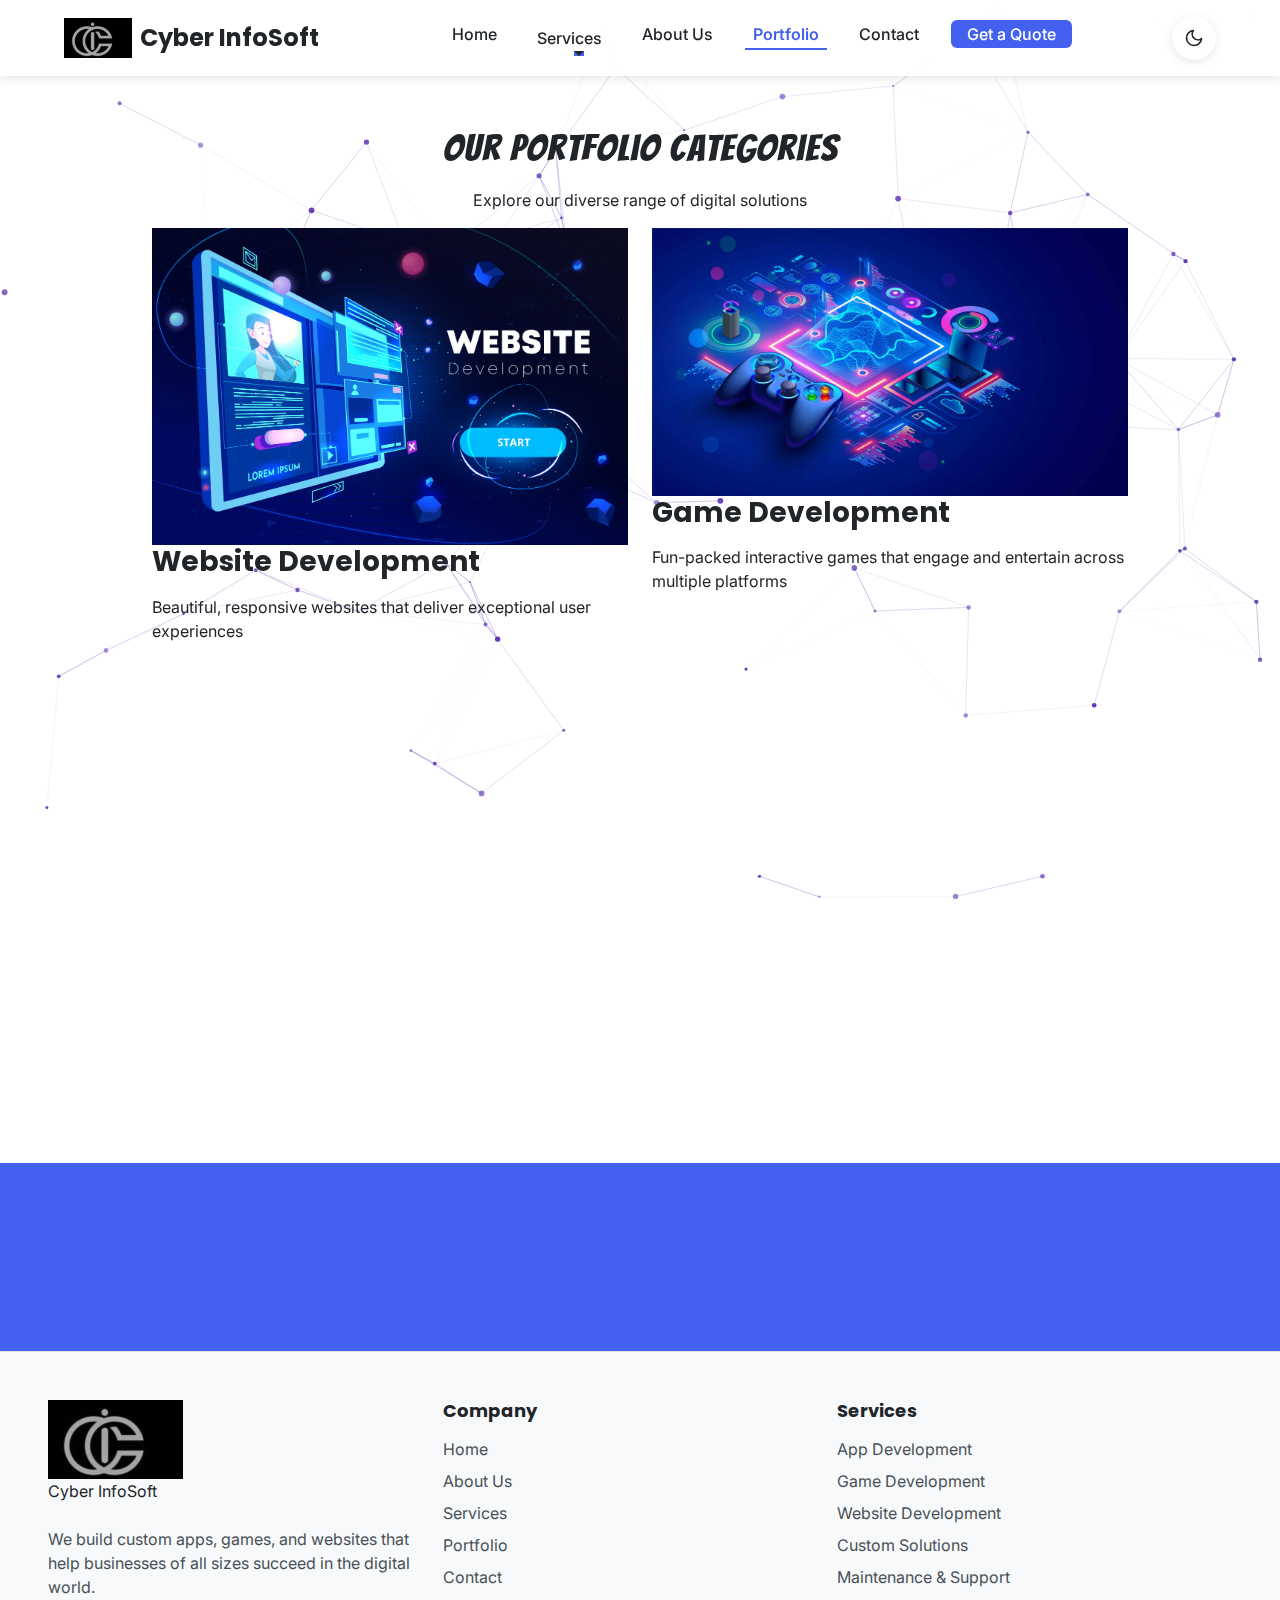
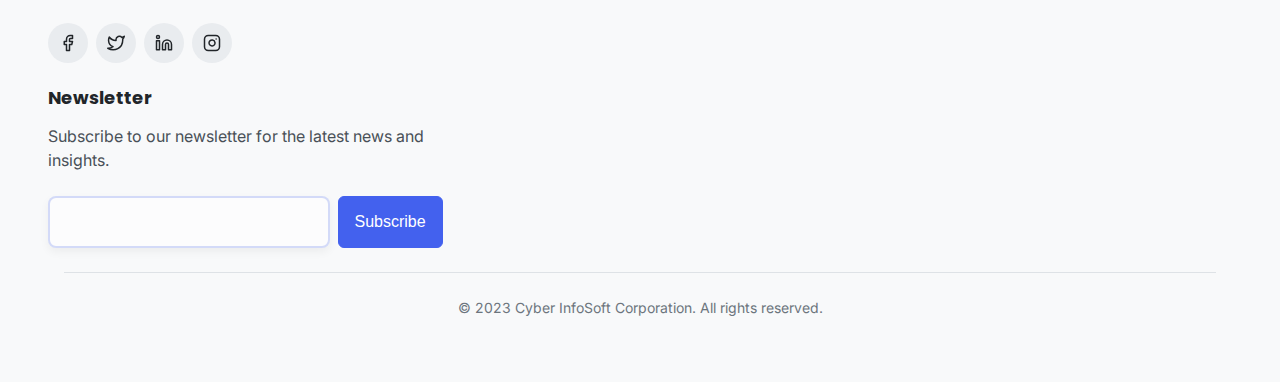
<file: portfolio.html>
<!DOCTYPE html>
<html lang="en">
<head>
  <meta charset="UTF-8">
  <meta name="viewport" content="width=device-width, initial-scale=1.0">
  <title>Portfolio - Cyber InfoSoft Corporation</title>
  
  <!-- Meta Description -->
  <meta name="description" content="Explore our portfolio of custom apps, games, websites, and digital solutions that have helped businesses of all sizes achieve their digital goals.">
  
  <!-- Open Graph / Facebook -->
  <meta property="og:type" content="website">
  <meta property="og:url" content="https://cyberinfosoft.com/portfolio.html">
  <meta property="og:title" content="Portfolio - Cyber InfoSoft Corporation">
  <meta property="og:description" content="View our showcase of successful digital projects for businesses of all sizes. From mobile apps and games to websites and custom solutions, see how we've helped clients achieve their goals.">
  <meta property="og:image" content="https://cyberinfosoft.com/assets/images/og-image.jpg">
  
  <!-- Twitter -->
  <meta property="twitter:card" content="summary_large_image">
  <meta property="twitter:url" content="https://cyberinfosoft.com/portfolio.html">
  <meta property="twitter:title" content="Portfolio - Cyber InfoSoft Corporation">
  <meta property="twitter:description" content="View our showcase of successful digital projects for businesses of all sizes. From mobile apps and games to websites and custom solutions, see how we've helped clients achieve their goals.">
  <meta property="twitter:image" content="https://cyberinfosoft.com/assets/images/twitter-image.jpg">
  
  <!-- Favicon -->
  <link rel="icon" type="image/x-icon" href="favicon.ico">
  <link rel="apple-touch-icon" sizes="180x180" href="/assets/icons/apple-touch-icon.png">
  <link rel="icon" type="image/png" sizes="32x32" href="/assets/icons/favicon-32x32.png">
  <link rel="icon" type="image/png" sizes="16x16" href="/assets/icons/favicon-16x16.png">
  <link rel="manifest" href="site.webmanifest">
  
  <!-- Fonts -->
  <link rel="preconnect" href="https://fonts.googleapis.com">
  <link rel="preconnect" href="https://fonts.gstatic.com" crossorigin>
  <link href="https://fonts.googleapis.com/css2?family=Inter:wght@400;500;600;700&family=Poppins:wght@500;600;700&family=Noto+Sans+Mono&family=Rakkas&family=Style+Script&family=Bangers&display=swap" rel="stylesheet">
  
  <!-- Styles -->
  <link rel="stylesheet" href="css/style.css">
  <link rel="stylesheet" href="css/custom.css">
  <link rel="stylesheet" href="css/templates.css">
  
  <style>
    .font-display { 
      font-family: 'Style Script', cursive; 
    }
    .font-handwriting { 
      font-family: 'Noto Sans Mono', monospace; 
    }
    .font-title { 
      font-family: 'Rakkas', serif; 
    }
    .font-cute { 
      font-family: 'Bangers', cursive; 
      font-weight: 400; 
      letter-spacing: 1px;
      transform: scaleY(0.9);
    }
    
    .section-header h2 {
      font-family: 'Bangers', cursive;
      font-weight: 400;
      letter-spacing: 1px;
      transform: scaleY(0.9);
      font-size: 2.5rem;
    }
  </style>
  
  <!-- Prevent Flash of Incorrect Theme -->
  <script>
    (function() {
      // Immediately apply the saved theme to prevent flash
      const savedTheme = localStorage.getItem('theme');
      if (savedTheme) {
        document.documentElement.setAttribute('data-theme', savedTheme);
      } else if (window.matchMedia && window.matchMedia('(prefers-color-scheme: dark)').matches) {
        document.documentElement.setAttribute('data-theme', 'dark');
      }
    })();
  </script>
</head>
<body>
  <!-- Particles Background -->
  <div id="particles-js" class="particles-container"></div>
  
  <!-- Preloader -->
  <div class="preloader">
    <div class="loader"></div>
  </div>
  <!-- Header -->
  <header class="header">
    <div class="container">
      <nav class="navbar">
        <a href="index.html" class="logo">
<img src="logo.jpg" alt="Cyber InfoSoft Corporation Logo">
          <span>Cyber InfoSoft</span>
        </a>
        
        <button class="hamburger" aria-label="Toggle Menu">
          <span></span>
          <span></span>
          <span></span>
        </button>
        
        <ul class="nav-menu">
          <li class="nav-item"><a href="index.html" class="nav-link">Home</a></li>
          <li class="nav-item dropdown">
            <a href="services.html" class="nav-link">Services</a>
            <ul class="dropdown-menu">
              <li><a href="services.html#app-development-details" class="dropdown-item">App Development</a></li>
              <li><a href="services.html#game-development-details" class="dropdown-item">Game Development</a></li>
              <li><a href="services.html#website-development-details" class="dropdown-item">Website Development</a></li>
              <li><a href="services.html#custom-solutions-details" class="dropdown-item">Custom Solutions</a></li>
            </ul>
          </li>
          <li class="nav-item"><a href="about.html" class="nav-link">About Us</a></li>
          <li class="nav-item"><a href="portfolio.html" class="nav-link active">Portfolio</a></li>
          <li class="nav-item"><a href="contact.html" class="nav-link">Contact</a></li>
          <li class="nav-item"><a href="quote.html" class="nav-cta">Get a Quote</a></li>
        </ul>
        
        <button class="theme-toggle" aria-label="Toggle Dark Mode">
          <svg class="moon-icon" xmlns="http://www.w3.org/2000/svg" width="24" height="24" viewBox="0 0 24 24" fill="none" stroke="currentColor" stroke-width="2" stroke-linecap="round" stroke-linejoin="round">
            <path d="M21 12.79A9 9 0 1 1 11.21 3 7 7 0 0 0 21 12.79z"></path>
          </svg>
          <svg class="sun-icon d-none" xmlns="http://www.w3.org/2000/svg" width="24" height="24" viewBox="0 0 24 24" fill="none" stroke="currentColor" stroke-width="2" stroke-linecap="round" stroke-linejoin="round">
            <circle cx="12" cy="12" r="5"></circle>
            <line x1="12" y1="1" x2="12" y2="3"></line>
            <line x1="12" y1="21" x2="12" y2="23"></line>
            <line x1="4.22" y1="4.22" x2="5.64" y2="5.64"></line>
            <line x1="18.36" y1="18.36" x2="19.78" y2="19.78"></line>
            <line x1="1" y1="12" x2="3" y2="12"></line>
            <line x1="21" y1="12" x2="23" y2="12"></line>
            <line x1="4.22" y1="19.78" x2="5.64" y2="18.36"></line>
            <line x1="18.36" y1="5.64" x2="19.78" y2="4.22"></line>
          </svg>
        </button>
      </nav>
    </div>
  </header>
  
  <div class="backdrop"></div>

  <!-- Portfolio Categories -->
  <section class="section">
    <div class="container">
      <div class="section-header text-center reveal">
        <h2>Our Portfolio Categories</h2>
        <p class="lead">Explore our diverse range of digital solutions</p>
      </div>

      <div class="portfolio-categories">
         <!-- Category 1: Website Development -->
        <div class="portfolio-category reveal">
          <div class="category-card">
            <div class="category-icon">
              <img src="assets/images/5467393_1687-scaled.jpg" alt="Website Development Icon">
            </div>
            <div class="category-content">
              <h3>Website Development</h3>
              <p>Beautiful, responsive websites that deliver exceptional user experiences</p>
              <a href="website-templates.html" class="btn btn-outline">View Templates</a>
            </div>
          </div>
        </div>
        
        <!-- Category 2: Game Development -->
        <div class="portfolio-category reveal">
          <div class="category-card">
            <div class="category-icon">
              <img src="assets/images/Optimized-Illustration-from-Adobe-Stock-for-ITC-Post-on-AI-in-Game-Development-scaled.jpeg" alt="Game Development Icon">
            </div>
            <div class="category-content">
              <h3>Game Development</h3>
              <p>Fun-packed interactive games that engage and entertain across multiple platforms</p>
              <a href="game-templates.html" class="btn btn-outline">View Templates</a>
            </div>
          </div>
        </div>

       
        <!-- Category 3: Custom Solutions -->
        <div class="portfolio-category reveal">
          <div class="category-card">
            <div class="category-icon">
              <img src="assets/images/custon solutions(2).jpeg" alt="Custom Solutions Icon">
            </div>
            <div class="category-content">
              <h3>Custom Solutions</h3>
              <p>Tailored digital solutions that solve unique business challenges</p>
              <a href="custom-templates.html" class="btn btn-outline">View Templates</a>
            </div>
          </div>
        </div>
        
        <!-- Category 4: App Development -->
        <div class="portfolio-category reveal">
          <div class="category-card">
            <div class="category-icon">
              <img src="assets/images/download.jpeg" alt="App Development Icon">
            </div>
            <div class="category-content">
              <h3>App Development</h3>
              <p>Powerful mobile applications that transform ideas into groundbreaking experiences</p>
              <a href="app-templates.html" class="btn btn-outline">View Templates</a>
            </div>
          </div>
        </div>
      </div>
    </div>
  </section>

  <!-- App Development Portfolio
  <section id="app-portfolio" class="section bg-light">
    <div class="container">
      <div class="section-header text-center reveal">
        <h2>App Development Projects</h2>
        <p class="lead">Innovative mobile applications that deliver exceptional user experiences</p>
      </div>
      
      <div class="portfolio-filters reveal">
        <button class="filter-btn active" data-filter="all">All Apps</button>
        <button class="filter-btn" data-filter="ios">iOS</button>
        <button class="filter-btn" data-filter="android">Android</button>
        <button class="filter-btn" data-filter="cross-platform">Cross-Platform</button>
      </div> -->
      
  <!-- Call to Action
  <section class="section cta-section">
    <div class="container">
      <div class="cta-content text-center reveal">
        <h2>Ready to Start Your Project?</h2>
        <p class="lead">Let's discuss how we can help bring your vision to life</p>
        <div class="cta-buttons">
          <a href="contact.html" class="btn btn-primary">Contact Us</a>
          <a href="quote.html" class="btn btn-outline">Get a Quote</a>
        </div>
      </div>
    </div>
  </section> -->
  

  
  <!-- Back to Top Button -->
  <a href="#" class="back-to-top" aria-label="Back to Top">
    <svg xmlns="http://www.w3.org/2000/svg" width="24" height="24" viewBox="0 0 24 24" fill="none" stroke="currentColor" stroke-width="2" stroke-linecap="round" stroke-linejoin="round">
      <polyline points="18 15 12 9 6 15"></polyline>
    </svg>
  </a>
  
  <!-- Floating Quote Button -->
  <a href="quote.html" class="floating-quote-btn">
    <svg xmlns="http://www.w3.org/2000/svg" width="24" height="24" viewBox="0 0 24 24" fill="none" stroke="currentColor" stroke-width="2" stroke-linecap="round" stroke-linejoin="round">
      <path d="M11 5h6m-6 0v14m0-14l-4 4m10 6h-6m6 0l-4 4"></path>
    </svg>
    Request a Quote
  </a>
  
  <!-- Scripts -->
  <script src="js/particles.js"></script>
  <script src="js/main.js"></script>
  <script src="js/floating-quote.js"></script>
</body>
</html>
                

        <!-- Website Project 2 -->
        <!-- <div class="portfolio-item reveal" data-category="all corporate">
          <div class="portfolio-card">
            <div class="portfolio-img">
              <img 
                src="data:image/svg+xml,%3Csvg xmlns='http://www.w3.org/2000/svg' viewBox='0 0 1 1'%3E%3C/svg%3E" 
                data-src="assets/images/portfolio-4.svg" 
                alt="GlobalFinance Corporate Website" 
                class="lazy" 
                loading="lazy">
              <div class="portfolio-overlay">
                <a href="#project-8" class="btn btn-sm btn-primary portfolio-btn" data-project="project-8">View Details</a>
              </div>
            </div>
            <div class="portfolio-content">
              <h3>GlobalFinance</h3>
              <p>Modern corporate website with interactive financial tools and client portal</p>
              <div class="portfolio-tags">
                <span class="tag">Corporate</span>
                <span class="tag">Vue.js</span>
                <span class="tag">Finance</span>
              </div>
            </div>
          </div>
        </div> -->
        
        <!-- Website Project 3 -->
        <!-- <div class="portfolio-item reveal" data-category="all landing">
          <div class="portfolio-card">
            <div class="portfolio-img">
              <img 
                src="data:image/svg+xml,%3Csvg xmlns='http://www.w3.org/2000/svg' viewBox='0 0 1 1'%3E%3C/svg%3E" 
                data-src="assets/images/portfolio-1.svg" 
                alt="NovaTech Product Launch" 
                class="lazy" 
                loading="lazy">
              <div class="portfolio-overlay">
                <a href="#project-9" class="btn btn-sm btn-primary portfolio-btn" data-project="project-9">View Details</a>
              </div>
            </div>
            <div class="portfolio-content">
              <h3>NovaTech Launch</h3>
              <p>High-converting product launch landing page with interactive demos and animations</p>
              <div class="portfolio-tags">
                <span class="tag">Landing Page</span>
                <span class="tag">HTML/CSS/JS</span>
                <span class="tag">Technology</span>
              </div>
            </div>
          </div>
        </div>
      </div>
    </div>
  </section> -->
  
  <!-- Custom Solutions Portfolio -->
  <!-- <section id="custom-portfolio" class="section">
    <div class="container">
      <div class="section-header text-center reveal">
        <h2>Custom Solutions</h2>
        <p class="lead">Tailored digital solutions that solve unique business challenges</p>
      </div>
      
      <div class="portfolio-filters reveal">
        <button class="filter-btn active" data-filter="all">All Solutions</button>
        <button class="filter-btn" data-filter="ai">AI & Machine Learning</button>
        <button class="filter-btn" data-filter="iot">IoT</button>
        <button class="filter-btn" data-filter="blockchain">Blockchain</button>
      </div>
      
      <div class="portfolio-grid"> -->
        <!-- Custom Solution 1 -->
        <!-- <div class="portfolio-item reveal" data-category="all ai">
          <div class="portfolio-card">
            <div class="portfolio-img">
              <img 
                src="data:image/svg+xml,%3Csvg xmlns='http://www.w3.org/2000/svg' viewBox='0 0 1 1'%3E%3C/svg%3E" 
                data-src="assets/images/portfolio-2.svg" 
                alt="AI-Powered Inventory Management" 
                class="lazy" 
                loading="lazy">
              <div class="portfolio-overlay">
                <a href="#project-10" class="btn btn-sm btn-primary portfolio-btn" data-project="project-10">View Details</a>
              </div>
            </div>
            <div class="portfolio-content">
              <h3>SmartInventory AI</h3>
              <p>AI-powered inventory management system with predictive analytics and automation</p>
              <div class="portfolio-tags">
                <span class="tag">AI</span>
                <span class="tag">Machine Learning</span>
                <span class="tag">Retail</span>
              </div>
            </div>
          </div>
        </div>
         -->
        <!-- Custom Solution 2 -->
        <!-- <div class="portfolio-item reveal" data-category="all iot">
          <div class="portfolio-card">
            <div class="portfolio-img">
              <img 
                src="data:image/svg+xml,%3Csvg xmlns='http://www.w3.org/2000/svg' viewBox='0 0 1 1'%3E%3C/svg%3E" 
                data-src="assets/images/portfolio-3.svg" 
                alt="Smart Home Automation" 
                class="lazy" 
                loading="lazy">
              <div class="portfolio-overlay">
                <a href="#project-11" class="btn btn-sm btn-primary portfolio-btn" data-project="project-11">View Details</a>
              </div>
            </div>
            <div class="portfolio-content">
              <h3>HomeConnect IoT</h3>
              <p>Comprehensive smart home automation system with voice control and energy optimization</p>
              <div class="portfolio-tags">
                <span class="tag">IoT</span>
                <span class="tag">Smart Home</span>
                <span class="tag">Energy</span>
              </div>
            </div>
          </div>
        </div>
         -->
        <!-- Custom Solution 3 -->
        <!-- <div class="portfolio-item reveal" data-category="all blockchain">
          <div class="portfolio-card">
            <div class="portfolio-img">
              <img 
                src="data:image/svg+xml,%3Csvg xmlns='http://www.w3.org/2000/svg' viewBox='0 0 1 1'%3E%3C/svg%3E" 
                data-src="assets/images/portfolio-4.svg" 
                alt="Secure Document Verification" 
                class="lazy" 
                loading="lazy">
              <div class="portfolio-overlay">
                <a href="#project-6" class="btn btn-sm btn-primary portfolio-btn" data-project="project-6">View Details</a>
              </div>
            </div>
            <div class="portfolio-content">
              <h3>VR Escape Room</h3>
              <p>Immersive virtual reality escape room experience with challenging puzzles</p>
              <div class="portfolio-tags">
                <span class="tag">VR</span>
                <span class="tag">Unity Engine</span>
                <span class="tag">Puzzle</span>
              </div> -->
            <!-- </div>
          </div>
        </div>
      </div>
    </div>
  </section> -->
  
  <!-- Website Development Portfolio -->
  <!-- <section id="website-portfolio" class="section bg-light">
    <div class="container">
      <div class="section-header text-center reveal">
        <h2>Website Development Projects</h2>
        <p class="lead">Beautiful, responsive websites that deliver exceptional user experiences</p>
      </div>
      
      <div class="portfolio-filters reveal">
        <button class="filter-btn active" data-filter="all">All Websites</button>
        <button class="filter-btn" data-filter="ecommerce">E-commerce</button>
        <button class="filter-btn" data-filter="corporate">Corporate</button>
        <button class="filter-btn" data-filter="landing">Landing Pages</button> -->
      <!-- </div> -->
      
      <!-- <div class="portfolio-grid"> -->
        <!-- Website Project 1 -->
        <!-- <div class="portfolio-item reveal" data-category="all ecommerce">
          <div class="portfolio-card">
            <div class="portfolio-img">
              <img 
                 src="data:image/svg+xml,%3Csvg xmlns='http://www.w3.org/2000/svg' viewBox='0 0 1 1'%3E%3C/svg%3E" 
                 data-src="assets/images/portfolio-3.svg" 
                 alt="LuxuryMart E-commerce Website" 
                class="lazy" 
                loading="lazy">
              <div class="portfolio-overlay">
                <a href="#project-1" class="btn btn-sm btn-primary portfolio-btn" data-project="project-1">View Details</a>
              </div>
            </div>
            <div class="portfolio-content">
              <h3>FitTrack Pro</h3>
              <p>Fitness tracking mobile app with personalized workout plans and AI-powered coaching</p>
              <div class="portfolio-tags">
                <span class="tag">iOS</span>
                <span class="tag">Android</span>
                <span class="tag">Health & Fitness</span>
              </div>
            </div>
          </div>
        </div>
         -->
        <!-- App Project 2 -->
        <!-- <div class="portfolio-item reveal" data-category="all ios">
          <div class="portfolio-card">
            <div class="portfolio-img">
              <img 
                src="data:image/svg+xml,%3Csvg xmlns='http://www.w3.org/2000/svg' viewBox='0 0 1 1'%3E%3C/svg%3E" 
                data-src="assets/images/portfolio-2.svg" 
                alt="EcoShop E-commerce App" 
                class="lazy" 
                loading="lazy">
              <div class="portfolio-overlay">
                <a href="#project-2" class="btn btn-sm btn-primary portfolio-btn" data-project="project-2">View Details</a>
              </div>
            </div>
            <div class="portfolio-content">
              <h3>EcoShop</h3>
              <p>Sustainable e-commerce platform with carbon footprint tracking for eco-conscious consumers</p>
              <div class="portfolio-tags">
                <span class="tag">iOS</span>
                <span class="tag">E-commerce</span>
                <span class="tag">Sustainability</span>
              </div>
            </div>
          </div>
        </div>
         -->
        <!-- App Project 3 -->
        <!-- <div class="portfolio-item reveal" data-category="all android cross-platform">
          <div class="portfolio-card">
            <div class="portfolio-img">
              <img 
                src="data:image/svg+xml,%3Csvg xmlns='http://www.w3.org/2000/svg' viewBox='0 0 1 1'%3E%3C/svg%3E" 
                data-src="assets/images/portfolio-3.svg" 
                alt="TravelBuddy App" 
                class="lazy" 
                loading="lazy">
              <div class="portfolio-overlay">
                <a href="#project-3" class="btn btn-sm btn-primary portfolio-btn" data-project="project-3">View Details</a>
              </div>
            </div>
            <div class="portfolio-content">
              <h3>TravelBuddy</h3>
              <p>All-in-one travel companion app with AI-powered recommendations and local experiences</p>
              <div class="portfolio-tags">
                <span class="tag">Android</span>
                <span class="tag">Cross-Platform</span>
                <span class="tag">Travel & Tourism</span>
              </div>
            </div>
          </div>
        </div>
      </div>
    </div>
  </section> -->
  
  <!-- Game Development Portfolio -->
  <!-- <section id="game-portfolio" class="section">
    <div class="container">
      <div class="section-header text-center reveal">
        <h2>Game Development Projects</h2>
        <p class="lead">Fun-packed interactive games that engage and entertain</p>
      </div>
      
      <div class="portfolio-filters reveal">
        <button class="filter-btn active" data-filter="all">All Games</button>
        <button class="filter-btn" data-filter="mobile">Mobile</button>
        <button class="filter-btn" data-filter="pc">PC & Console</button>
        <button class="filter-btn" data-filter="ar-vr">AR/VR</button>
      </div>
      
      <div class="portfolio-grid"> -->
        <!-- Game Project 1 -->
        <!-- <div class="portfolio-item reveal" data-category="all mobile">
          <div class="portfolio-card">
            <div class="portfolio-img">
              <img 
                src="data:image/svg+xml,%3Csvg xmlns='http://www.w3.org/2000/svg' viewBox='0 0 1 1'%3E%3C/svg%3E" 
                data-src="assets/images/portfolio-4.svg" 
                alt="Puzzle Quest Adventures Game" 
                class="lazy" 
                loading="lazy">
              <div class="portfolio-overlay">
                <a href="#project-4" class="btn btn-sm btn-primary portfolio-btn" data-project="project-4">View Details</a>
              </div>
            </div>
            <div class="portfolio-content">
              <h3>Puzzle Quest Adventures</h3>
              <p>Engaging puzzle game with adventure elements and immersive storylines</p>
              <div class="portfolio-tags">
                <span class="tag">Mobile</span>
                <span class="tag">Unity Engine</span>
                <span class="tag">Puzzle</span>
              </div>
            </div>
          </div>
        </div>
         -->
        <!-- Game Project 2 -->
         <!-- <div class="portfolio-item reveal" data-category="all pc">
          <div class="portfolio-card">
            <div class="portfolio-img">
              <img 
                src="data:image/svg+xml,%3Csvg xmlns='http://www.w3.org/2000/svg' viewBox='0 0 1 1'%3E%3C/svg%3E" 
                data-src="assets/images/portfolio-1.svg" 
                alt="Cosmic Explorers Game" 
                class="lazy" 
                loading="lazy">
              <div class="portfolio-overlay"> -->
                <!-- <a href="#project-5" class="btn btn-sm btn-primary portfolio-btn" data-project="project-5">View Details</a>
              </div>
            </div>
            <div class="portfolio-content">
              <h3>Cosmic Explorers</h3>
              <p>Space exploration adventure game with stunning visuals and strategic gameplay</p>
              <div class="portfolio-tags">
                <span class="tag">PC</span>
                <span class="tag">Unreal Engine</span>
                <span class="tag">Adventure</span>
              </div>
            </div>
          </div>
        </div> -->
        
        <!-- Game Project 3 -->
        <!-- <div class="portfolio-item reveal" data-category="all ar-vr">
          <div class="portfolio-card">
            <div class="portfolio-img">
              <img 
                src="data:image/svg+xml,%3Csvg xmlns='http://www.w3.org/2000/svg' viewBox='0 0 1 1'%3E%3C/svg%3E" 
                data-src="assets/images/portfolio-landing-1.jpg" 
                data-srcset="assets/images/portfolio-landing-1-small.jpg 400w, assets/images/portfolio-landing-1.jpg 800w" 
                sizes="(max-width: 768px) 100vw, 50vw" 
                alt="Mountain Gear Shop E-commerce Website" 
                class="lazy" 
                loading="lazy">
              <div class="portfolio-overlay">
                <a href="#project-3" class="btn btn-sm btn-light portfolio-btn" data-project="project-3">View Details</a>
              </div>
            </div> -->
            <!-- <div class="portfolio-content">
              <h3>Mountain Gear Shop</h3>
              <p>E-commerce website for outdoor equipment and adventure gear</p>
              <div class="portfolio-tags">
                <span class="tag">Website</span>
                <span class="tag">E-commerce</span>
                <span class="tag">Responsive</span>
              </div>
            </div>
          </div>
        </div> -->
        
        <!-- Custom Project 1 -->
        <!-- <div class="portfolio-item reveal" data-category="custom">
          <div class="portfolio-card">
            <div class="portfolio-img">
              <img 
                src="data:image/svg+xml,%3Csvg xmlns='http://www.w3.org/2000/svg' viewBox='0 0 1 1'%3E%3C/svg%3E" 
                data-src="assets/images/portfolio-custom-1.jpg" 
                data-srcset="assets/images/portfolio-custom-1-small.jpg 400w, assets/images/portfolio-custom-1.jpg 800w" 
                sizes="(max-width: 768px) 100vw, 50vw" 
                alt="HealthTrack Web Application" 
                class="lazy" 
                loading="lazy">
              <div class="portfolio-overlay">
                <a href="#project-4" class="btn btn-sm btn-light portfolio-btn" data-project="project-4">View Details</a>
              </div>
            </div> -->
            <!-- <div class="portfolio-content">
              <h3>HealthTrack</h3>
              <p>Custom web application for health and fitness tracking</p>
              <div class="portfolio-tags">
                <span class="tag">Custom</span>
                <span class="tag">Web App</span>
                <span class="tag">Dashboard</span>
              </div>
            </div>
          </div>
        </div> -->
        
        <!-- E-commerce Project 2 -->
        <!-- <div class="portfolio-item reveal" data-category="ecommerce">
          <div class="portfolio-card">
            <div class="portfolio-img">
              <img 
                src="data:image/svg+xml,%3Csvg xmlns='http://www.w3.org/2000/svg' viewBox='0 0 1 1'%3E%3C/svg%3E" 
                data-src="assets/images/portfolio-ecommerce-2.jpg" 
                data-srcset="assets/images/portfolio-ecommerce-2-small.jpg 400w, assets/images/portfolio-ecommerce-2.jpg 800w" 
                sizes="(max-width: 768px) 100vw, 50vw" 
                alt="Urban Threads Fashion E-commerce Website" 
                class="lazy" 
                loading="lazy">
              <div class="portfolio-overlay">
                <a href="#project-5" class="btn btn-sm btn-light portfolio-btn" data-project="project-5">View Details</a>
              </div> -->
            <!-- </div>
            <div class="portfolio-content">
              <h3>Urban Threads</h3>
              <p>E-commerce website for a boutique fashion brand</p>
              <div class="portfolio-tags">
                <span class="tag">E-commerce</span>
                <span class="tag">Fashion</span>
                <span class="tag">Mobile-First</span>
              </div>
            </div>
          </div>
        </div> -->
        
        <!-- Portfolio Project 2 -->
        <!-- <div class="portfolio-item reveal" data-category="portfolio">
          <div class="portfolio-card">
            <div class="portfolio-img">
              <img 
                src="data:image/svg+xml,%3Csvg xmlns='http://www.w3.org/2000/svg' viewBox='0 0 1 1'%3E%3C/svg%3E" 
                data-src="assets/images/portfolio-portfolio-2.jpg" 
                data-srcset="assets/images/portfolio-portfolio-2-small.jpg 400w, assets/images/portfolio-portfolio-2.jpg 800w" 
                sizes="(max-width: 768px) 100vw, 50vw" 
                alt="Architectural Firm Portfolio Website" 
                class="lazy" 
                loading="lazy">
              <div class="portfolio-overlay">
                <a href="#project-6" class="btn btn-sm btn-light portfolio-btn" data-project="project-6">View Details</a>
              </div> -->
            <!-- </div>
            <div class="portfolio-content">
              <h3>Modern Spaces</h3>
              <p>Portfolio website for an architectural design firm</p>
              <div class="portfolio-tags">
                <span class="tag">Portfolio</span>
                <span class="tag">Architecture</span>
                <span class="tag">Interactive</span>
              </div>
            </div>
          </div>
        </div> -->
        
        <!-- Landing Page Project 2 -->
        <!-- <div class="portfolio-item reveal" data-category="landing">
          <div class="portfolio-card">
            <div class="portfolio-img">
              <img 
                src="data:image/svg+xml,%3Csvg xmlns='http://www.w3.org/2000/svg' viewBox='0 0 1 1'%3E%3C/svg%3E" 
                data-src="assets/images/portfolio-landing-2.jpg" 
                data-srcset="assets/images/portfolio-landing-2-small.jpg 400w, assets/images/portfolio-landing-2.jpg 800w" 
                sizes="(max-width: 768px) 100vw, 50vw" 
                alt="EcoFriendly App Landing Page" 
                class="lazy" 
                loading="lazy">
              <div class="portfolio-overlay">
                <a href="#project-7" class="btn btn-sm btn-light portfolio-btn" data-project="project-7">View Details</a>
              </div>
            </div>
            <div class="portfolio-content">
              <h3>EcoFriendly</h3>
              <p>App download landing page for an eco-conscious startup</p>
              <div class="portfolio-tags">
                <span class="tag">Landing Page</span>
                <span class="tag">App</span>
                <span class="tag">Lead Generation</span>
              </div>
            </div>
          </div>
        </div> -->
        
        <!-- Custom Project 2 -->
        <!-- <div class="portfolio-item reveal" data-category="custom">
          <div class="portfolio-card">
            <div class="portfolio-img">
              <img 
                src="data:image/svg+xml,%3Csvg xmlns='http://www.w3.org/2000/svg' viewBox='0 0 1 1'%3E%3C/svg%3E" 
                data-src="assets/images/portfolio-custom-2.jpg" 
                data-srcset="assets/images/portfolio-custom-2-small.jpg 400w, assets/images/portfolio-custom-2.jpg 800w" 
                sizes="(max-width: 768px) 100vw, 50vw" 
                alt="Educational Platform Website" 
                class="lazy" 
                loading="lazy">
              <div class="portfolio-overlay">
                <a href="#project-8" class="btn btn-sm btn-light portfolio-btn" data-project="project-8">View Details</a>
              </div>
            </div>
            <div class="portfolio-content">
              <h3>LearnHub</h3>
              <p>Custom educational platform with course management</p>
              <div class="portfolio-tags">
                <span class="tag">Custom</span>
                <span class="tag">Education</span>
                <span class="tag">Platform</span>
              </div>
            </div>
          </div>
        </div>
      </div>
    </div>
  </section> -->
  
  <!-- Project Details Modals -->
  <!-- <div class="project-details-container"> -->
    <!-- Project 1 Details -->
    <!-- <div class="project-details" id="project-1">
      <div class="project-details-content">
        <button class="close-project" aria-label="Close Project Details">&times;</button>
        <div class="project-header">
          <h2>Artisan Crafts</h2>
          <p class="project-category">E-commerce Website</p>
        </div> -->
        
        <!-- <div class="project-gallery">
          <img src="assets/images/portfolio-ecommerce-1-detail.jpg" alt="Artisan Crafts E-commerce Website" class="project-main-img">
          <div class="project-gallery-thumbs">
            <img src="assets/images/portfolio-ecommerce-1-thumb1.jpg" alt="Artisan Crafts Product Page">
            <img src="assets/images/portfolio-ecommerce-1-thumb2.jpg" alt="Artisan Crafts Mobile View">
            <img src="assets/images/portfolio-ecommerce-1-thumb3.jpg" alt="Artisan Crafts Checkout Process">
          </div>
        </div> -->
        
        <!-- <div class="project-info">
          <div class="project-description">
            <h3>Project Overview</h3>
            <p>Artisan Crafts needed an e-commerce platform to showcase and sell their handmade products. We created a visually appealing, user-friendly online store that highlights the craftsmanship of their items while providing a seamless shopping experience.</p>
            
            <h3>Challenge</h3>
            <p>The main challenge was to create a website that would showcase the unique, handcrafted nature of the products while providing all the functionality of a modern e-commerce platform. The client also needed a simple way to manage inventory and process orders.</p>
            
            <h3>Solution</h3>
            <p>We developed a custom e-commerce website with high-quality product photography, detailed product descriptions, and an intuitive shopping experience. The site includes advanced filtering options, a secure checkout process, and a robust inventory management system.</p>
          </div> -->
          
          <!-- <div class="project-meta">
            <div class="meta-item">
              <h4>Client</h4>
              <p>Artisan Crafts Co.</p>
            </div> -->
            
            <!-- <div class="meta-item">
              <h4>Timeline</h4>
              <p>8 weeks</p>
            </div> -->
            
            <!-- <div class="meta-item">
              <h4>Services</h4>
              <p>E-commerce Development, UI/UX Design, Product Photography, SEO</p>
            </div>
            
            <div class="meta-item">
              <h4>Technologies</h4>
              <p>HTML5, CSS3, JavaScript, WooCommerce, WordPress</p>
            </div> -->
            
            <!-- <div class="meta-item">
              <h4>Results</h4>
              <ul>
                <li>43% increase in online sales</li>
                <li>65% increase in average time on site</li>
                <li>28% reduction in cart abandonment</li>
              </ul>
            </div>
          </div>
        </div>
      </div>
    </div> -->
    
    <!-- Project 2 Details -->
    <!-- <div class="project-details" id="project-2">
      <div class="project-details-content">
        <button class="close-project" aria-label="Close Project Details">&times;</button>
        <div class="project-header">
          <h2>Creative Studio</h2>
          <p class="project-category">Portfolio Website</p>
        </div>
        
        <div class="project-gallery">
          <img src="assets/images/portfolio-portfolio-1-detail.jpg" alt="Creative Studio Portfolio Website" class="project-main-img">
          <div class="project-gallery-thumbs">
            <img src="assets/images/portfolio-portfolio-1-thumb1.jpg" alt="Creative Studio Project Page">
            <img src="assets/images/portfolio-portfolio-1-thumb2.jpg" alt="Creative Studio Mobile View">
            <img src="assets/images/portfolio-portfolio-1-thumb3.jpg" alt="Creative Studio About Page">
          </div>
        </div> -->
        
        <!-- <div class="project-info">
          <div class="project-description">
            <h3>Project Overview</h3>
            <p>Creative Studio needed a portfolio website to showcase their graphic design and branding work. We created a visually stunning, interactive portfolio that highlights their creative projects and attracts potential clients.</p>
            
            <h3>Challenge</h3>
            <p>The main challenge was to design a website that would reflect the client's creative expertise while ensuring that their work remained the focal point. The site needed to be visually impressive without overshadowing the portfolio pieces.</p>
            
            <h3>Solution</h3>
            <p>We developed a minimalist yet impactful portfolio website with smooth animations, a filterable project gallery, and detailed project case studies. The design emphasizes the client's work through large imagery and clean typography, creating an immersive browsing experience.</p>
          </div> -->
          
          <!-- <div class="project-meta">
            <div class="meta-item">
              <h4>Client</h4>
              <p>Creative Studio Inc.</p>
            </div>
            
            <div class="meta-item">
              <h4>Timeline</h4>
              <p>6 weeks</p>
            </div> -->
            
            <!-- <div class="meta-item">
              <h4>Services</h4>
              <p>Web Design, Development, Animation, Content Strategy</p>
            </div>
            
            <div class="meta-item">
              <h4>Technologies</h4>
              <p>HTML5, CSS3, JavaScript, GSAP, Intersection Observer</p>
            </div>
            
            <div class="meta-item">
              <h4>Results</h4>
              <ul>
                <li>52% increase in client inquiries</li>
                <li>Featured in 3 design publications</li>
                <li>35% increase in social media followers</li>
              </ul>
            </div>
          </div>
        </div> -->
      <!-- </div>
    </div> -->
    
    <!-- Additional Project Details (3-8) would be similar in structure -->
  <!-- </div> -->
  
  <!-- CTA Section -->
  <section class="section-xs cta bg-primary">
    <div class="container text-center">
      <h2 class="reveal">Ready to Start Your Project?</h2>
      <p class="text-black mb-4 reveal">Let's create a digital solution that helps your business grow.</p>
      <a href="quote.html" class="btn btn-lg btn-light reveal">Get a Free Quote</a>
    </div>
  </section>
  
  <!-- Footer -->
  <footer class="footer">
    <div class="container">
      <div class="row">
        <div class="col-lg-4 mb-4 mb-lg-0">
          <div class="footer-logo">
            <img src="logo.jpg" alt="Cyber InfoSoft Corporation Logo">
            <span>Cyber InfoSoft</span>
          </div>
          <p class="footer-text">We build custom apps, games, and websites that help businesses of all sizes succeed in the digital world.</p>
          <div class="social-links">
            <a href="#" class="social-link" aria-label="Facebook">
              <svg xmlns="http://www.w3.org/2000/svg" width="18" height="18" viewBox="0 0 24 24" fill="none" stroke="currentColor" stroke-width="2" stroke-linecap="round" stroke-linejoin="round">
                <path d="M18 2h-3a5 5 0 0 0-5 5v3H7v4h3v8h4v-8h3l1-4h-4V7a1 1 0 0 1 1-1h3z"></path>
              </svg>
            </a>
            <a href="#" class="social-link" aria-label="Twitter">
              <svg xmlns="http://www.w3.org/2000/svg" width="18" height="18" viewBox="0 0 24 24" fill="none" stroke="currentColor" stroke-width="2" stroke-linecap="round" stroke-linejoin="round">
                <path d="M23 3a10.9 10.9 0 0 1-3.14 1.53 4.48 4.48 0 0 0-7.86 3v1A10.66 10.66 0 0 1 3 4s-4 9 5 13a11.64 11.64 0 0 1-7 2c9 5 20 0 20-11.5a4.5 4.5 0 0 0-.08-.83A7.72 7.72 0 0 0 23 3z"></path>
              </svg>
            </a>
            <a href="#" class="social-link" aria-label="LinkedIn">
              <svg xmlns="http://www.w3.org/2000/svg" width="18" height="18" viewBox="0 0 24 24" fill="none" stroke="currentColor" stroke-width="2" stroke-linecap="round" stroke-linejoin="round">
                <path d="M16 8a6 6 0 0 1 6 6v7h-4v-7a2 2 0 0 0-2-2 2 2 0 0 0-2 2v7h-4v-7a6 6 0 0 1 6-6z"></path>
                <rect x="2" y="9" width="4" height="12"></rect>
                <circle cx="4" cy="4" r="2"></circle>
              </svg>
            </a>
            <a href="#" class="social-link" aria-label="Instagram">
              <svg xmlns="http://www.w3.org/2000/svg" width="18" height="18" viewBox="0 0 24 24" fill="none" stroke="currentColor" stroke-width="2" stroke-linecap="round" stroke-linejoin="round">
                <rect x="2" y="2" width="20" height="20" rx="5" ry="5"></rect>
                <path d="M16 11.37A4 4 0 1 1 12.63 8 4 4 0 0 1 16 11.37z"></path>
                <line x1="17.5" y1="6.5" x2="17.51" y2="6.5"></line>
              </svg>
            </a>
          </div>
        </div>
        
        <div class="col-lg-2 col-md-4 mb-4 mb-md-0">
          <h4 class="footer-title">Company</h4>
          <ul class="footer-links">
            <li class="footer-link"><a href="index.html">Home</a></li>
            <li class="footer-link"><a href="about.html">About Us</a></li>
            <li class="footer-link"><a href="services.html">Services</a></li>
            <li class="footer-link"><a href="portfolio.html">Portfolio</a></li>
            <li class="footer-link"><a href="contact.html">Contact</a></li>
          </ul>
        </div>
        
        <div class="col-lg-2 col-md-4 mb-4 mb-md-0">
          <h4 class="footer-title">Services</h4>
          <ul class="footer-links">
            <li class="footer-link"><a href="services.html#app-development">App Development</a></li>
            <li class="footer-link"><a href="services.html#game-development">Game Development</a></li>
            <li class="footer-link"><a href="services.html#website-development">Website Development</a></li>
            <li class="footer-link"><a href="services.html#custom-solutions">Custom Solutions</a></li>
            <li class="footer-link"><a href="services.html#maintenance">Maintenance & Support</a></li>
          </ul>
        </div>
        
        <div class="col-lg-4 col-md-4">
          <h4 class="footer-title">Newsletter</h4>
          <p class="footer-text">Subscribe to our newsletter for the latest news and insights.</p>
          <form class="newsletter-form">
            <input type="email" class="form-control newsletter-input" placeholder="Your email address" required>
            <button type="submit" class="btn btn-primary">Subscribe</button>
          </form>
        </div>
      </div>
      
      <div class="copyright">
        <p>&copy; 2023 Cyber InfoSoft Corporation. All rights reserved.</p>
      </div>
    </div>
  </footer>

  <!-- Back to Top Button -->
  <button class="back-to-top" aria-label="Back to Top">
    <svg xmlns="http://www.w3.org/2000/svg" width="24" height="24" viewBox="0 0 24 24" fill="none" stroke="currentColor" stroke-width="2" stroke-linecap="round" stroke-linejoin="round">
      <polyline points="18 15 12 9 6 15"></polyline>
    </svg>
  </button>
</file>
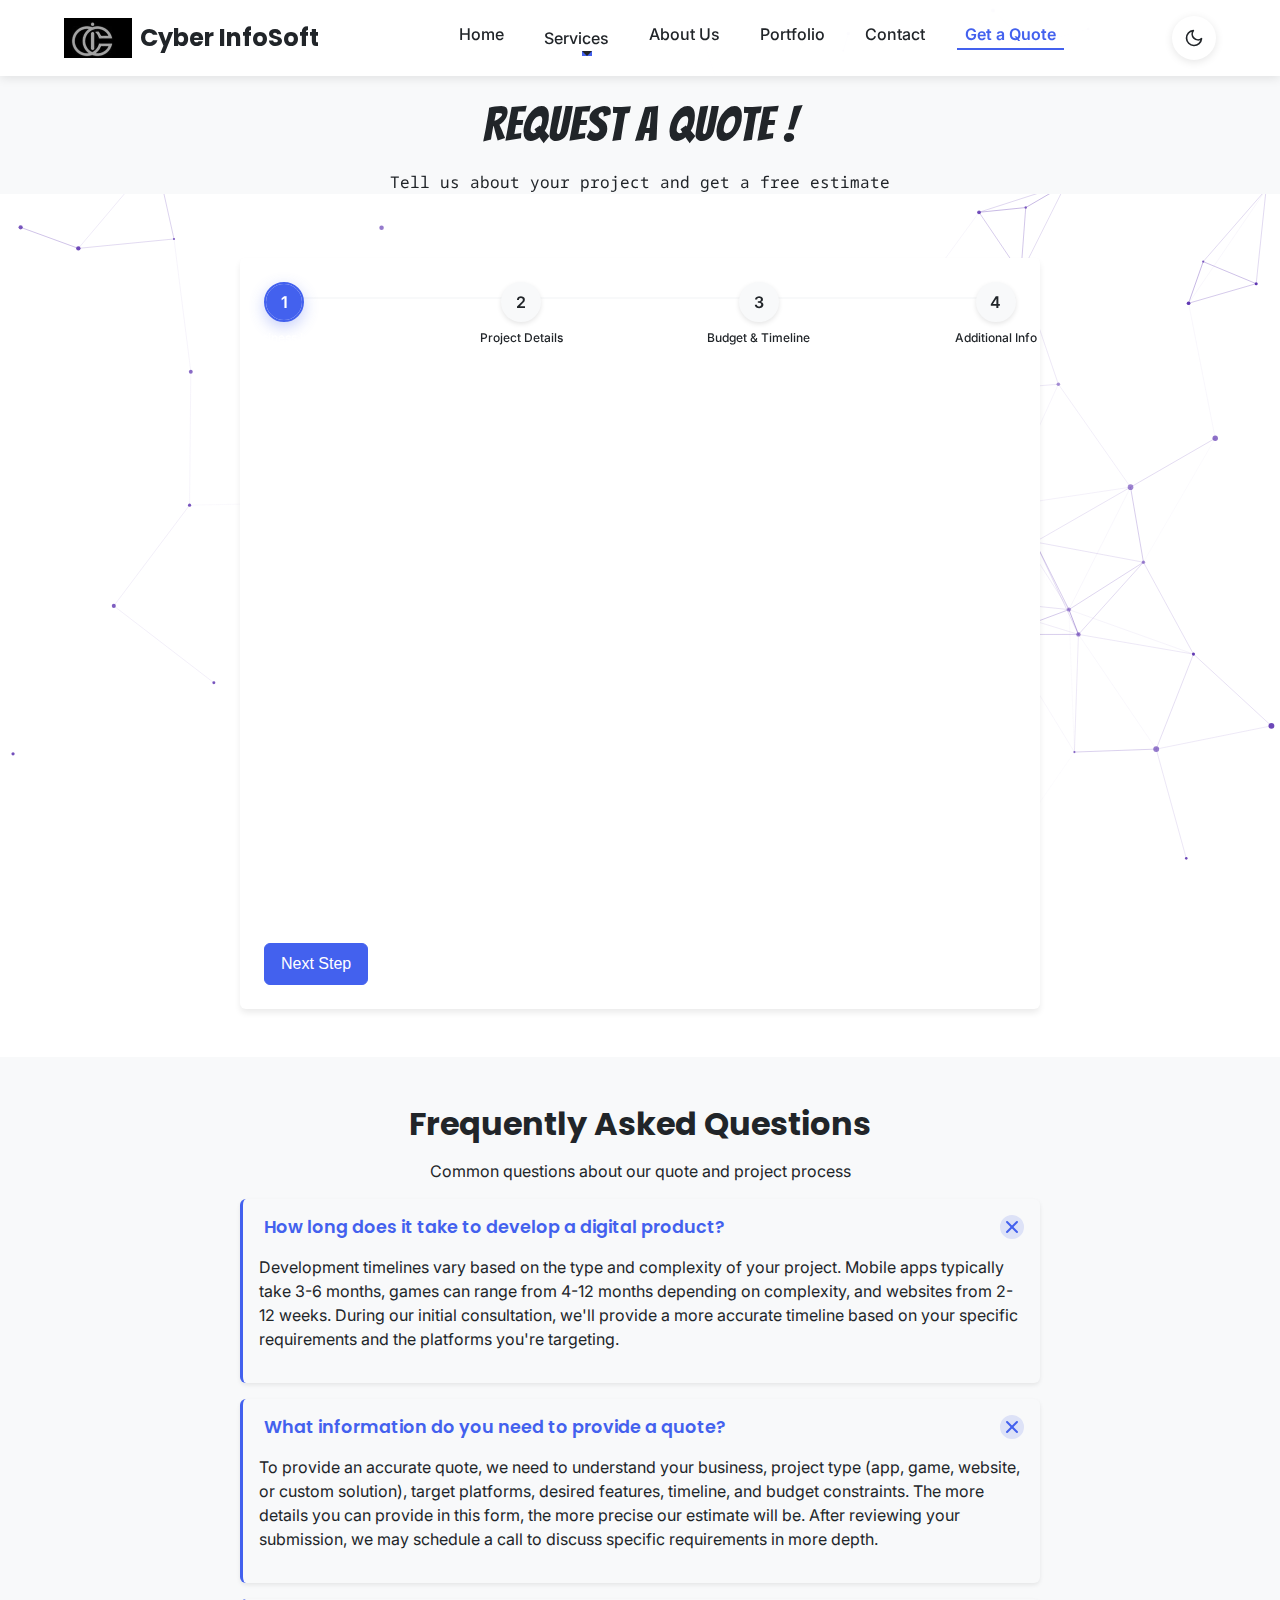
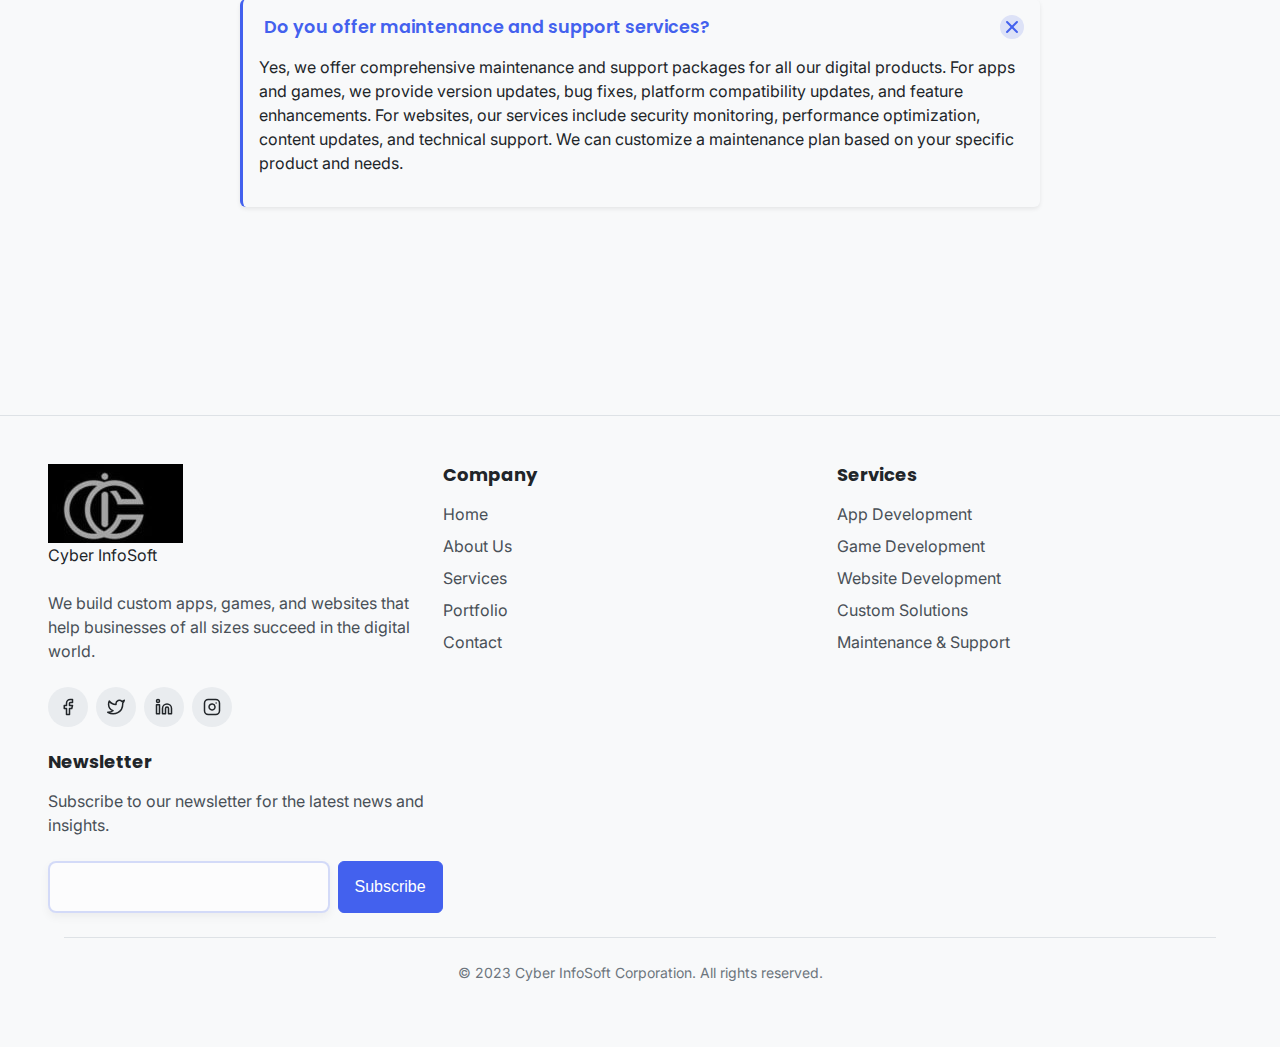
<file: quote.html>
<!DOCTYPE html>
<html lang="en">
<head>
  <meta charset="UTF-8">
  <meta name="viewport" content="width=device-width, initial-scale=1.0">
  <title>Request a Quote - Cyber InfoSoft Corporation</title>
  
  <!-- Meta Description -->
  <meta name="description" content="Request a quote for your digital project. Get a custom app, game, website, or digital solution for your business from Cyber InfoSoft Corporation.">
  
  <!-- Open Graph / Facebook -->
  <meta property="og:type" content="website">
  <meta property="og:url" content="https://cyberinfosoft.com/quote.html">
  <meta property="og:title" content="Request a Quote - Cyber InfoSoft Corporation">
  <meta property="og:description" content="Request a quote for your digital project. Get a custom app, game, website, or digital solution for your business from Cyber InfoSoft Corporation.">
  <meta property="og:image" content="https://cyberinfosoft.com/assets/images/og-image.jpg">
  
  <!-- Twitter -->
  <meta property="twitter:card" content="summary_large_image">
  <meta property="twitter:url" content="https://cyberinfosoft.com/quote.html">
  <meta property="twitter:title" content="Request a Quote - Cyber InfoSoft Corporation">
  <meta property="twitter:description" content="Request a quote for your digital project. Get a custom app, game, website, or digital solution for your business from Cyber InfoSoft Corporation.">
  <meta property="twitter:image" content="https://cyberinfosoft.com/assets/images/twitter-image.jpg">
  
  <!-- Favicon -->
  <link rel="icon" type="image/x-icon" href="favicon.ico">
  <link rel="apple-touch-icon" sizes="180x180" href="/assets/icons/apple-touch-icon.png">
  <link rel="icon" type="image/png" sizes="32x32" href="/assets/icons/favicon-32x32.png">
  <link rel="icon" type="image/png" sizes="16x16" href="/assets/icons/favicon-16x16.png">
  <link rel="manifest" href="site.webmanifest">
  
  <!-- Fonts -->
    <link rel="preconnect" href="https://fonts.googleapis.com">
    <link rel="preconnect" href="https://fonts.gstatic.com" crossorigin>
    <link href="https://fonts.googleapis.com/css2?family=Inter:wght@400;500;600;700&family=Poppins:wght@500;600;700&display=swap" rel="stylesheet">
    
    <!-- Styles -->
    <link rel="stylesheet" href="css/style.css">
  <!-- Google Fonts -->
  <link rel="preconnect" href="https://fonts.googleapis.com">
  <link rel="preconnect" href="https://fonts.gstatic.com" crossorigin>
  <link href="https://fonts.googleapis.com/css2?family=Noto+Sans+Mono:wght@100..900&family=Rakkas&family=Style+Script&family=Bangers&display=swap" rel="stylesheet">

  <style>
    .font-display { 
      font-family: 'Style Script', cursive; 
    }
    .font-handwriting { 
      font-family: 'Noto Sans Mono', monospace; 
    }
    .font-title { 
      font-family: 'Rakkas', serif; 
    }
    .font-cute { 
    font-family: 'Bangers', cursive; 
    font-weight: 400; 
    letter-spacing: 1px;        /* adds spacing to reduce heaviness */
    transform: scaleY(0.9);     /* makes it appear slimmer */
  }

  #quote-title{
    padding-top: 20px;
    font-size: 3rem;
  }

  .step-label{
    margin-top: 10px;
  }
  select, 
  select option {
    color: black !important;
  }

  /* Force navbar dropdown items text to black */
  .dropdown-menu a,
  .dropdown-menu .dropdown-item {
    color: black !important;
  }

    input,
  textarea {
    color: black !important;
  }




  </style>

  <!-- Prevent Flash of Incorrect Theme -->
  <script>
    (function() {
      // Immediately apply the saved theme to prevent flash
      const savedTheme = localStorage.getItem('theme');
      if (savedTheme) {
        document.documentElement.setAttribute('data-theme', savedTheme);
      } else if (window.matchMedia && window.matchMedia('(prefers-color-scheme: dark)').matches) {
        document.documentElement.setAttribute('data-theme', 'dark');
      }
    })();
  </script>
  
  <!-- Google Analytics Placeholder -->
  <!-- 
  <script async src="https://www.googletagmanager.com/gtag/js?id=GA_MEASUREMENT_ID"></script>
  <script>
    window.dataLayer = window.dataLayer || [];
    function gtag(){dataLayer.push(arguments);}
    gtag('js', new Date());
    gtag('config', 'GA_MEASUREMENT_ID');
  </script>
  -->
</head>
<body>
  <!-- Particles Background -->
  <div id="particles-js" class="particles-container"></div>
  
  <!-- Header -->
  <header class="header">
    <div class="container">
      <nav class="navbar">
        <a href="index.html" class="logo">
          <img src="logo.jpg" alt="Cyber InfoSoft Corporation Logo">
          <span>Cyber InfoSoft</span>
        </a>
        
        <button class="hamburger" aria-label="Toggle Menu">
          <span></span>
          <span></span>
          <span></span>
        </button>
        
        <ul class="nav-menu">
          <li class="nav-item"><a href="index.html" class="nav-link">Home</a></li>
          <li class="nav-item dropdown">
            <a href="services.html" class="nav-link">Services</a>
            <ul class="dropdown-menu">
              <li><a href="services.html#app-development-details" class="dropdown-item">App Development</a></li>
              <li><a href="services.html#game-development-details" class="dropdown-item">Game Development</a></li>
              <li><a href="services.html#website-development-details" class="dropdown-item">Website Development</a></li>
              <li><a href="services.html#custom-solutions-details" class="dropdown-item">Custom Solutions</a></li>
            </ul>
          </li>
          <li class="nav-item"><a href="about.html" class="nav-link">About Us</a></li>
          <li class="nav-item"><a href="portfolio.html" class="nav-link">Portfolio</a></li>
          <li class="nav-item"><a href="contact.html" class="nav-link">Contact</a></li>
          <li class="nav-item"><a href="quote.html" class="nav-link active">Get a Quote</a></li>
        </ul>
        
        <button class="theme-toggle" aria-label="Toggle Dark Mode">
          <svg class="moon-icon" xmlns="http://www.w3.org/2000/svg" width="24" height="24" viewBox="0 0 24 24" fill="none" stroke="currentColor" stroke-width="2" stroke-linecap="round" stroke-linejoin="round">
            <path d="M21 12.79A9 9 0 1 1 11.21 3 7 7 0 0 0 21 12.79z"></path>
          </svg>
          <svg class="sun-icon d-none" xmlns="http://www.w3.org/2000/svg" width="24" height="24" viewBox="0 0 24 24" fill="none" stroke="currentColor" stroke-width="2" stroke-linecap="round" stroke-linejoin="round">
            <circle cx="12" cy="12" r="5"></circle>
            <line x1="12" y1="1" x2="12" y2="3"></line>
            <line x1="12" y1="21" x2="12" y2="23"></line>
            <line x1="4.22" y1="4.22" x2="5.64" y2="5.64"></line>
            <line x1="18.36" y1="18.36" x2="19.78" y2="19.78"></line>
            <line x1="1" y1="12" x2="3" y2="12"></line>
            <line x1="21" y1="12" x2="23" y2="12"></line>
            <line x1="4.22" y1="19.78" x2="5.64" y2="18.36"></line>
            <line x1="18.36" y1="5.64" x2="19.78" y2="4.22"></line>
          </svg>
        </button>
      </nav>
    </div>
  </header>
  
  <div class="backdrop"></div>
  
  <!-- Page Header -->
  <section class="page-header bg-light">
    <div class="container text-center">
      <h1 class="reveal font-cute" id="quote-title">REQUEST A QUOTE !</h1>
      <p class="lead reveal font-handwriting">Tell us about your project and get a free estimate</p>
    </div>  
  </section>
  
  <!-- Quote Form Section -->
  <section class="section">
    <div class="container">
      <div class="quote-form-container reveal">
        <!-- Multi-step Form -->
        <form id="quoteForm" class="quote-form" name="quote-request" method="POST" data-netlify="true">
          
          <!-- Form Progress -->
          <div class="form-progress">
            <!-- <div class="progress">
              <div class="progress-bar" role="progressbar" aria-valuenow="0" aria-valuemin="0" aria-valuemax="100" style="width: 0%"></div>
            </div> -->
            <div class="step-indicators">
              <div class="step-indicator active">1
                <span class="step-label">Business Info</span>
              </div>
              <div class="step-indicator">2
                <span class="step-label">Project Details</span>
              </div>
              <div class="step-indicator">3
                <span class="step-label">Budget & Timeline</span>
              </div>
              <div class="step-indicator">4
                <span class="step-label">Additional Info</span>
              </div>
            </div>
          </div>
          
          <!-- Step 1: Business Information -->
          <div class="form-step active" data-step="1">
            <h2>Business Information</h2>
            <p class="mb-4">Tell us about your business so we can understand your needs better.</p>
            
            <div class="form-group">
              <label for="business-name">Business Name <span class="required">*</span></label>
              <input type="text" id="business-name" name="business-name" class="form-control" required>
              <div class="invalid-feedback">Please enter your business name</div>
            </div>
            
            <div class="form-group">
              <label for="contact-name">Contact Person <span class="required">*</span></label>
              <input type="text" id="contact-name" name="contact-name" class="form-control" required>
              <div class="invalid-feedback">Please enter a contact name</div>
            </div>
            
            <div class="form-group">
              <label for="contact-email">Email Address <span class="required">*</span></label>
              <input type="email" id="contact-email" name="contact-email" class="form-control" required>
              <div class="invalid-feedback">Please enter a valid email address</div>
            </div>
            
            <div class="form-group">
              <label for="contact-phone">Phone Number <span class="required">*</span></label>
              <input type="tel" id="contact-phone" name="contact-phone" class="form-control" required>
              <div class="invalid-feedback">Please enter a phone number</div>
            </div>
            
            <div class="form-group">
              <label for="business-industry">Industry <span class="required">*</span></label>
              <select id="business-industry" name="business-industry" class="form-control" required>
                <option value="" selected disabled>Select your industry</option>
                <option value="retail">Retail</option>
                <option value="healthcare">Healthcare</option>
                <option value="education">Education</option>
                <option value="technology">Technology</option>
                <option value="finance">Finance</option>
                <option value="hospitality">Hospitality</option>
                <option value="real-estate">Real Estate</option>
                <option value="professional-services">Professional Services</option>
                <option value="other">Other</option>
              </select>
              <div class="invalid-feedback">Please select your industry</div>
            </div>
            
            <!-- <div class="form-group">
              <label for="business-website">Current Website (if any)</label>
              <input type="text" id="business-website" name="business-website" class="form-control" placeholder="https:// (optional)" pattern="https?://.+" title="Please enter a valid URL"> 
            </div> -->
            
            <div class="form-nav">
                <button type="button" class="btn btn-primary next-step">Next Step</button>
            </div>
          </div>
          
          <!-- Step 2: Project Details -->
          <div class="form-step" data-step="2">
            <h2>Project Details</h2>
            <p class="mb-4">Tell us what type of digital solution you need and its purpose.</p>
            
            <div class="form-group">
              <label>Project Type <span class="required">*</span></label>
              <div class="checkbox-group">
                <div class="form-check">
                  <input class="form-check-input" type="radio" name="project-type" id="type-app" value="mobile-app" required>
                  <label class="form-check-label" for="type-app">Mobile App</label>
                </div>
                <div class="form-check">
                  <input class="form-check-input" type="radio" name="project-type" id="type-game" value="game-development">
                  <label class="form-check-label" for="type-game">Game Development</label>
                </div>
                <div class="form-check">
                  <input class="form-check-input" type="radio" name="project-type" id="type-website" value="website-development">
                  <label class="form-check-label" for="type-website">Website Development</label>
                </div>
                <div class="form-check">
                  <input class="form-check-input" type="radio" name="project-type" id="type-custom" value="custom-solution">
                  <label class="form-check-label" for="type-custom">Custom Digital Solution</label>
                </div>
                <div class="form-check">
                  <input class="form-check-input" type="radio" name="project-type" id="type-other" value="other">
                  <label class="form-check-label" for="type-other">Other</label>
                </div>
              </div>
              <div class="invalid-feedback">Please select a project type</div>
            </div>
            
            <div class="form-group">
              <label for="project-description">Project Description <span class="required">*</span></label>
              <textarea id="project-description" name="project-description" class="form-control" rows="4" required placeholder="Describe your project goals and what you want to achieve with your app, game, website, or custom solution"></textarea>
              <div class="invalid-feedback">Please describe your project</div>
            </div>
            
            <div class="form-group">
              <label>Required Features <span class="required">*</span></label>
              <div class="checkbox-group">
                <!-- Common Features -->
                <div class="form-check">
                  <input class="form-check-input" type="checkbox" name="features[]" id="feature-responsive" value="responsive-design">
                  <label class="form-check-label" for="feature-responsive">Responsive Design</label>
                </div>
                <div class="form-check">
                  <input class="form-check-input" type="checkbox" name="features[]" id="feature-analytics" value="analytics">
                  <label class="form-check-label" for="feature-analytics">Analytics Integration</label>
                </div>
                <div class="form-check">
                  <input class="form-check-input" type="checkbox" name="features[]" id="feature-social" value="social-media-integration">
                  <label class="form-check-label" for="feature-social">Social Media Integration</label>
                </div>
                
                <!-- App Features -->
                <div class="form-check">
                  <input class="form-check-input" type="checkbox" name="features[]" id="feature-offline" value="offline-functionality">
                  <label class="form-check-label" for="feature-offline">Offline Functionality</label>
                </div>
                <div class="form-check">
                  <input class="form-check-input" type="checkbox" name="features[]" id="feature-push" value="push-notifications">
                  <label class="form-check-label" for="feature-push">Push Notifications</label>
                </div>
                <div class="form-check">
                  <input class="form-check-input" type="checkbox" name="features[]" id="feature-auth" value="user-authentication">
                  <label class="form-check-label" for="feature-auth">User Authentication</label>
                </div>
                
                <!-- Game Features -->
                <div class="form-check">
                  <input class="form-check-input" type="checkbox" name="features[]" id="feature-multiplayer" value="multiplayer">
                  <label class="form-check-label" for="feature-multiplayer">Multiplayer Support</label>
                </div>
                <div class="form-check">
                  <input class="form-check-input" type="checkbox" name="features[]" id="feature-leaderboard" value="leaderboard">
                  <label class="form-check-label" for="feature-leaderboard">Leaderboards</label>
                </div>
                <div class="form-check">
                  <input class="form-check-input" type="checkbox" name="features[]" id="feature-iap" value="in-app-purchases">
                  <label class="form-check-label" for="feature-iap">In-App Purchases</label>
                </div>
                
                <!-- Website Features -->
                <div class="form-check">
                  <input class="form-check-input" type="checkbox" name="features[]" id="feature-cms" value="content-management">
                  <label class="form-check-label" for="feature-cms">Content Management System</label>
                </div>
                <div class="form-check">
                  <input class="form-check-input" type="checkbox" name="features[]" id="feature-ecommerce" value="ecommerce-functionality">
                  <label class="form-check-label" for="feature-ecommerce">E-commerce Functionality</label>
                </div>
                <div class="form-check">
                  <input class="form-check-input" type="checkbox" name="features[]" id="feature-seo" value="seo-optimization">
                  <label class="form-check-label" for="feature-seo">SEO Optimization</label>
                </div>
                
                <!-- Other -->
                <div class="form-check">
                  <input class="form-check-input" type="checkbox" name="features[]" id="feature-other" value="other">
                  <label class="form-check-label" for="feature-other">Other</label>
                </div>
              </div>
            </div>
            
            <div class="form-group" id="other-features-group" style="display: none;">
              <label for="other-features">Other Features</label>
              <textarea id="other-features" name="other-features" class="form-control" rows="2" placeholder="Please specify other features you need"></textarea>
            </div>
            
            <div class="form-nav">
              <button type="button" class="btn btn-outline-primary prev-step">Previous</button>
              <button type="button" class="btn btn-primary next-step">Next Step</button>
            </div>
          </div>
          
          <!-- Step 3: Budget & Timeline -->
          <div class="form-step" data-step="3">
            <h2>Budget & Timeline</h2>
            <p class="mb-4">Help us understand your budget constraints and timeline expectations.</p>
            
            <div class="form-group">
              <label for="budget-range">Budget Range <span class="required">*</span></label>
              <select id="budget-range" name="budget-range" class="form-control" required>
                <option value="" selected disabled>Select your budget range</option>
                <option value="less-than-1000">Less than ₹10,000</option>
                <option value="1000-3000">₹10,000 - ₹30,000</option>
                <option value="3000-5000">₹30,000 - ₹50,000</option>
                <option value="5000-10000">₹50,000 - ₹1,00,000</option>
                <option value="10000-plus">₹1,00,000+</option>
                <option value="not-sure">Not sure / Need guidance</option>
              </select>
              <div class="invalid-feedback">Please select a budget range</div>
            </div>
            
            <div class="form-group">
              <label for="timeline">Desired Timeline <span class="required">*</span></label>
              <select id="timeline" name="timeline" class="form-control" required>
                <option value="" selected disabled>Select your timeline</option>
                <option value="asap">As soon as possible</option>
                <option value="1-month">Within 1 month</option>
                <option value="1-3-months">1-3 months</option>
                <option value="3-6-months">3-6 months</option>
                <option value="flexible">Flexible / No specific deadline</option>
              </select>
              <div class="invalid-feedback">Please select a timeline</div>
            </div>
            
            <div class="form-group">
              <label for="launch-date">Target Launch Date (if any)</label>
              <input type="date" id="launch-date" name="launch-date" class="form-control">
            </div>
            
            <div class="form-nav">
              <button type="button" class="btn btn-outline-primary prev-step">Previous</button>
              <button type="button" class="btn btn-primary next-step">Next Step</button>
            </div>
          </div>
          
          <!-- Step 4: Additional Information -->
          <div class="form-step" data-step="4">
            <h2>Additional Information</h2>
            <p class="mb-4">Provide any other details that will help us understand your project better.</p>
            
            <div class="form-group">
              <label for="reference-sites">Reference Examples</label>
              <textarea id="reference-sites" name="reference-sites" class="form-control" rows="2" placeholder="List any apps, games, websites, or digital products you like or want to use as inspiration"></textarea>
            </div>
            
            <div class="form-group">
              <label for="additional-info">Additional Information</label>
              <textarea id="additional-info" name="additional-info" class="form-control" rows="4" placeholder="Any other details you'd like to share about your app, game, website, or custom digital solution"></textarea>
            </div>
            
            <div class="form-group">
              <label>How did you hear about us?</label>
              <select id="referral-source" name="referral-source" class="form-control">
                <option value="" selected disabled>Select an option</option>
                <option value="search-engine">Search Engine</option>
                <option value="social-media">Social Media</option>
                <option value="referral">Referral from a friend/colleague</option>
                <option value="advertisement">Advertisement</option>
                <option value="other">Other</option>
              </select>
            </div>
            
            <div class="form-group form-check">
              <input type="checkbox" class="form-check-input" id="privacy-policy" name="privacy-policy" required>
              <label class="form-check-label" for="privacy-policy">I agree to the <a href="#">Privacy Policy</a> <span class="required">*</span></label>
              <div class="invalid-feedback">You must agree to our privacy policy</div>
            </div>
            
            <div class="form-nav">
              <button type="button" class="btn btn-outline-primary prev-step">Previous</button>
              <button type="submit" class="btn btn-primary">Submit Request</button>
            </div>
          </div>
          
          <!-- Form Success Message -->
          <div class="form-success d-none">
            <div class="text-center">
              <svg class="success-icon" xmlns="http://www.w3.org/2000/svg" width="64" height="64" viewBox="0 0 24 24" fill="none" stroke="currentColor" stroke-width="2" stroke-linecap="round" stroke-linejoin="round">
                <path d="M22 11.08V12a10 10 0 1 1-5.93-9.14"></path>
                <polyline points="22 4 12 14.01 9 11.01"></polyline>
              </svg>
              <h2>Thank You!</h2>
              <p>Your quote request has been submitted successfully. We'll review your project details and get back to you within 1-2 business days.</p>
              <a href="index.html" class="btn btn-primary mt-4">Back to Home</a>
            </div>
          </div>
        </form>
      </div>
    </div>
  </section>
  
  <!-- FAQ Section -->
  <section class="section bg-light">
    <div class="container">
      <div class="section-header text-center">
        <h2 class="reveal">Frequently Asked Questions</h2>
        <p class="lead reveal">Common questions about our quote and project process</p>
      </div>
      
      <div class="faq-container">
        <div class="faq-item reveal">
          <div class="faq-question">
            <h3>How long does it take to develop a digital product?</h3>
            <span class="faq-toggle">
              <svg xmlns="http://www.w3.org/2000/svg" width="24" height="24" viewBox="0 0 24 24" fill="none" stroke="currentColor" stroke-width="2" stroke-linecap="round" stroke-linejoin="round">
                <line x1="12" y1="5" x2="12" y2="19"></line>
                <line x1="5" y1="12" x2="19" y2="12"></line>
              </svg>
            </span>
          </div>
          <div class="faq-answer">
            <p>Development timelines vary based on the type and complexity of your project. Mobile apps typically take 3-6 months, games can range from 4-12 months depending on complexity, and websites from 2-12 weeks. During our initial consultation, we'll provide a more accurate timeline based on your specific requirements and the platforms you're targeting.</p>
          </div>
        </div>
        
        <div class="faq-item reveal">
          <div class="faq-question">
            <h3>What information do you need to provide a quote?</h3>
            <span class="faq-toggle">
              <svg xmlns="http://www.w3.org/2000/svg" width="24" height="24" viewBox="0 0 24 24" fill="none" stroke="currentColor" stroke-width="2" stroke-linecap="round" stroke-linejoin="round">
                <line x1="12" y1="5" x2="12" y2="19"></line>
                <line x1="5" y1="12" x2="19" y2="12"></line>
              </svg>
            </span>
          </div>
          <div class="faq-answer">
            <p>To provide an accurate quote, we need to understand your business, project type (app, game, website, or custom solution), target platforms, desired features, timeline, and budget constraints. The more details you can provide in this form, the more precise our estimate will be. After reviewing your submission, we may schedule a call to discuss specific requirements in more depth.</p>
          </div>
        </div>
        
        <div class="faq-item reveal">
          <div class="faq-question">
            <h3>Do you offer maintenance and support services?</h3>
            <span class="faq-toggle">
              <svg xmlns="http://www.w3.org/2000/svg" width="24" height="24" viewBox="0 0 24 24" fill="none" stroke="currentColor" stroke-width="2" stroke-linecap="round" stroke-linejoin="round">
                <line x1="12" y1="5" x2="12" y2="19"></line>
                <line x1="5" y1="12" x2="19" y2="12"></line>
              </svg>
            </span>
          </div>
          <div class="faq-answer">
            <p>Yes, we offer comprehensive maintenance and support packages for all our digital products. For apps and games, we provide version updates, bug fixes, platform compatibility updates, and feature enhancements. For websites, our services include security monitoring, performance optimization, content updates, and technical support. We can customize a maintenance plan based on your specific product and needs.</p>
          </div>
        </div>
        
        <div class="faq-item reveal">
          <div class="faq-question">
            <h3>What is your payment structure?</h3>
            <span class="faq-toggle">
              <svg xmlns="http://www.w3.org/2000/svg" width="24" height="24" viewBox="0 0 24 24" fill="none" stroke="currentColor" stroke-width="2" stroke-linecap="round" stroke-linejoin="round">
                <line x1="12" y1="5" x2="12" y2="19"></line>
                <line x1="5" y1="12" x2="19" y2="12"></line>
              </svg>
            </span>
          </div>
          <div class="faq-answer">
            <p>Our payment structure varies by project type and complexity. For websites, we typically require 50% upfront and 50% upon completion. For apps and games, we use a milestone-based payment schedule with an initial deposit, payments at key development stages, and final payment upon release. For all projects, we accept payments via bank transfer, credit card, and PayPal.</p>
          </div>
        </div>
        
        <div class="faq-item reveal">
          <div class="faq-question">
            <h3>Do you handle deployment and distribution?</h3>
            <span class="faq-toggle">
              <svg xmlns="http://www.w3.org/2000/svg" width="24" height="24" viewBox="0 0 24 24" fill="none" stroke="currentColor" stroke-width="2" stroke-linecap="round" stroke-linejoin="round">
                <line x1="12" y1="5" x2="12" y2="19"></line>
                <line x1="5" y1="12" x2="19" y2="12"></line>
              </svg>
            </span>
          </div>
          <div class="faq-answer">
            <p>Yes, we handle all aspects of deployment and distribution for your digital products. For websites, we offer reliable hosting solutions with regular backups and security monitoring. For mobile apps, we manage submissions to the Apple App Store and Google Play Store. For games, we handle distribution on platforms like Steam, Epic Games Store, or mobile app stores. We can also work with your preferred hosting or distribution platforms if you already have them.</p>
          </div>
        </div>
      </div>
    </div>
  </section>
  
  <!-- Footer -->
  <footer class="footer">
    <div class="container">
      <div class="row">
        <div class="col-lg-4 mb-4 mb-lg-0">
          <div class="footer-logo">
<img src="logo.jpg" alt="Cyber InfoSoft Corporation Logo">
            <span>Cyber InfoSoft</span>
          </div>
          <p class="footer-text">We build custom apps, games, and websites that help businesses of all sizes succeed in the digital world.</p>
          <div class="social-links">
            <a href="#" class="social-link" aria-label="Facebook">
              <svg xmlns="http://www.w3.org/2000/svg" width="18" height="18" viewBox="0 0 24 24" fill="none" stroke="currentColor" stroke-width="2" stroke-linecap="round" stroke-linejoin="round">
                <path d="M18 2h-3a5 5 0 0 0-5 5v3H7v4h3v8h4v-8h3l1-4h-4V7a1 1 0 0 1 1-1h3z"></path>
              </svg>
            </a>
            <a href="#" class="social-link" aria-label="Twitter">
              <svg xmlns="http://www.w3.org/2000/svg" width="18" height="18" viewBox="0 0 24 24" fill="none" stroke="currentColor" stroke-width="2" stroke-linecap="round" stroke-linejoin="round">
                <path d="M23 3a10.9 10.9 0 0 1-3.14 1.53 4.48 4.48 0 0 0-7.86 3v1A10.66 10.66 0 0 1 3 4s-4 9 5 13a11.64 11.64 0 0 1-7 2c9 5 20 0 20-11.5a4.5 4.5 0 0 0-.08-.83A7.72 7.72 0 0 0 23 3z"></path>
              </svg>
            </a>
            <a href="#" class="social-link" aria-label="LinkedIn">
              <svg xmlns="http://www.w3.org/2000/svg" width="18" height="18" viewBox="0 0 24 24" fill="none" stroke="currentColor" stroke-width="2" stroke-linecap="round" stroke-linejoin="round">
                <path d="M16 8a6 6 0 0 1 6 6v7h-4v-7a2 2 0 0 0-2-2 2 2 0 0 0-2 2v7h-4v-7a6 6 0 0 1 6-6z"></path>
                <rect x="2" y="9" width="4" height="12"></rect>
                <circle cx="4" cy="4" r="2"></circle>
              </svg>
            </a>
            <a href="#" class="social-link" aria-label="Instagram">
              <svg xmlns="http://www.w3.org/2000/svg" width="18" height="18" viewBox="0 0 24 24" fill="none" stroke="currentColor" stroke-width="2" stroke-linecap="round" stroke-linejoin="round">
                <rect x="2" y="2" width="20" height="20" rx="5" ry="5"></rect>
                <path d="M16 11.37A4 4 0 1 1 12.63 8 4 4 0 0 1 16 11.37z"></path>
                <line x1="17.5" y1="6.5" x2="17.51" y2="6.5"></line>
              </svg>
            </a>
          </div>
        </div>
        
        <div class="col-lg-2 col-md-4 mb-4 mb-md-0">
          <h4 class="footer-title">Company</h4>
          <ul class="footer-links">
            <li class="footer-link"><a href="index.html">Home</a></li>
            <li class="footer-link"><a href="about.html">About Us</a></li>
            <li class="footer-link"><a href="services.html">Services</a></li>
            <li class="footer-link"><a href="portfolio.html">Portfolio</a></li>
            <li class="footer-link"><a href="contact.html">Contact</a></li>
          </ul>
        </div>
        
        <div class="col-lg-2 col-md-4 mb-4 mb-md-0">
          <h4 class="footer-title">Services</h4>
          <ul class="footer-links">
            <li class="footer-link"><a href="services.html#app-development">App Development</a></li>
            <li class="footer-link"><a href="services.html#game-development">Game Development</a></li>
            <li class="footer-link"><a href="services.html#website-development">Website Development</a></li>
            <li class="footer-link"><a href="services.html#custom-solutions">Custom Solutions</a></li>
            <li class="footer-link"><a href="services.html#maintenance">Maintenance & Support</a></li>
          </ul>
        </div>
        
        <div class="col-lg-4 col-md-4">
          <h4 class="footer-title">Newsletter</h4>
          <p class="footer-text">Subscribe to our newsletter for the latest news and insights.</p>
          <form class="newsletter-form">
            <input type="email" class="form-control newsletter-input" placeholder="Your email address" required>
            <button type="submit" class="btn btn-primary">Subscribe</button>
          </form>
        </div>
      </div>
      
      <div class="copyright">
        <p>&copy; 2023 Cyber InfoSoft Corporation. All rights reserved.</p>
      </div>
    </div>
  </footer>
  
  <!-- Floating Quote Button -->
  <a href="quote.html" class="floating-quote-btn">
    <svg xmlns="http://www.w3.org/2000/svg" width="24" height="24" viewBox="0 0 24 24" fill="none" stroke="currentColor" stroke-width="2" stroke-linecap="round" stroke-linejoin="round">
      <path d="M11 5h6m-6 0v14m0-14l-4 4m10 6h-6m6 0l-4 4"></path>
    </svg>
    Request a Quote
  </a>
  
  <!-- Scripts -->
  <script src="js/particles.js"></script>
  <script src="js/main.js"></script>
  <script src="js/floating-quote.js"></script>


<script>
document.addEventListener("DOMContentLoaded", () => {
  const steps = document.querySelectorAll(".form-step");
  const indicators = document.querySelectorAll(".step-indicator");
  let currentStep = 0;

  function showStep(stepIndex) {
    steps.forEach((step, i) => {
      step.classList.toggle("active", i === stepIndex);
    });

    indicators.forEach((indicator, i) => {
      indicator.classList.remove("active", "completed");
      if (i < stepIndex) {
        indicator.classList.add("completed");
      } else if (i === stepIndex) {
        indicator.classList.add("active");
      }
    });

    currentStep = stepIndex;
  }

  function validateStep(stepIndex) {
    const step = steps[stepIndex];
    const inputs = step.querySelectorAll("input, select, textarea");
    let valid = true;

    for (let input of inputs) {
      if (!input.checkValidity()) {
        input.reportValidity(); // 🚨 show browser's own error popup
        input.classList.add("is-invalid");
        valid = false;
        break; // stop at first invalid field
      } else {
        input.classList.remove("is-invalid");
      }
    }

    return valid;
  }

  steps.forEach((step, index) => {
    const nextBtn = step.querySelector(".next-step");
    const prevBtn = step.querySelector(".prev-step");

    if (nextBtn) {
      nextBtn.addEventListener("click", (e) => {
        e.preventDefault();
        if (validateStep(index)) {
          showStep(index + 1);
        }
      });
    }

    if (prevBtn) {
      prevBtn.addEventListener("click", (e) => {
        e.preventDefault();
        showStep(index - 1);
      });
    }
  });

  // always start at step 0
  showStep(0);
});
</script>

<script>
document.addEventListener("DOMContentLoaded", () => {
  const steps = document.querySelectorAll(".form-step");
  const indicators = document.querySelectorAll(".step-indicator");
  const form = document.getElementById("quoteForm");
  const successMessage = document.querySelector(".form-success");
  let currentStep = 0;

  function showStep(stepIndex) {
    steps.forEach((step, i) => {
      step.classList.toggle("active", i === stepIndex);
    });
    indicators.forEach((indicator, i) => {
      indicator.classList.remove("active", "completed");
      if (i < stepIndex) indicator.classList.add("completed");
      else if (i === stepIndex) indicator.classList.add("active");
    });
    currentStep = stepIndex;
  }

  function validateStep(stepIndex) {
    const step = steps[stepIndex];
    const inputs = step.querySelectorAll("input, select, textarea");
    let valid = true;

    inputs.forEach(input => {
      if (!input.checkValidity()) {
        input.classList.add("is-invalid");
        valid = false;
      } else {
        input.classList.remove("is-invalid");
      }
    });
    return valid;
  }

  steps.forEach((step, index) => {
    const nextBtn = step.querySelector(".next-step");
    const prevBtn = step.querySelector(".prev-step");

    if (nextBtn) {
      nextBtn.addEventListener("click", (e) => {
        e.preventDefault();
        if (validateStep(index)) showStep(index + 1);
      });
    }
    if (prevBtn) {
      prevBtn.addEventListener("click", (e) => {
        e.preventDefault();
        showStep(index - 1);
      });
    }
  });

  // intercept form submit
  form.addEventListener("submit", (e) => {
    e.preventDefault(); // stop actual submission
    if (validateStep(currentStep)) {
      form.querySelector(".quote-form").style.display = "none";
      successMessage.classList.remove("d-none"); // show thank you
    }
  });

  showStep(0); // start at step 1
});
</script>

</body>
</html>
</file>
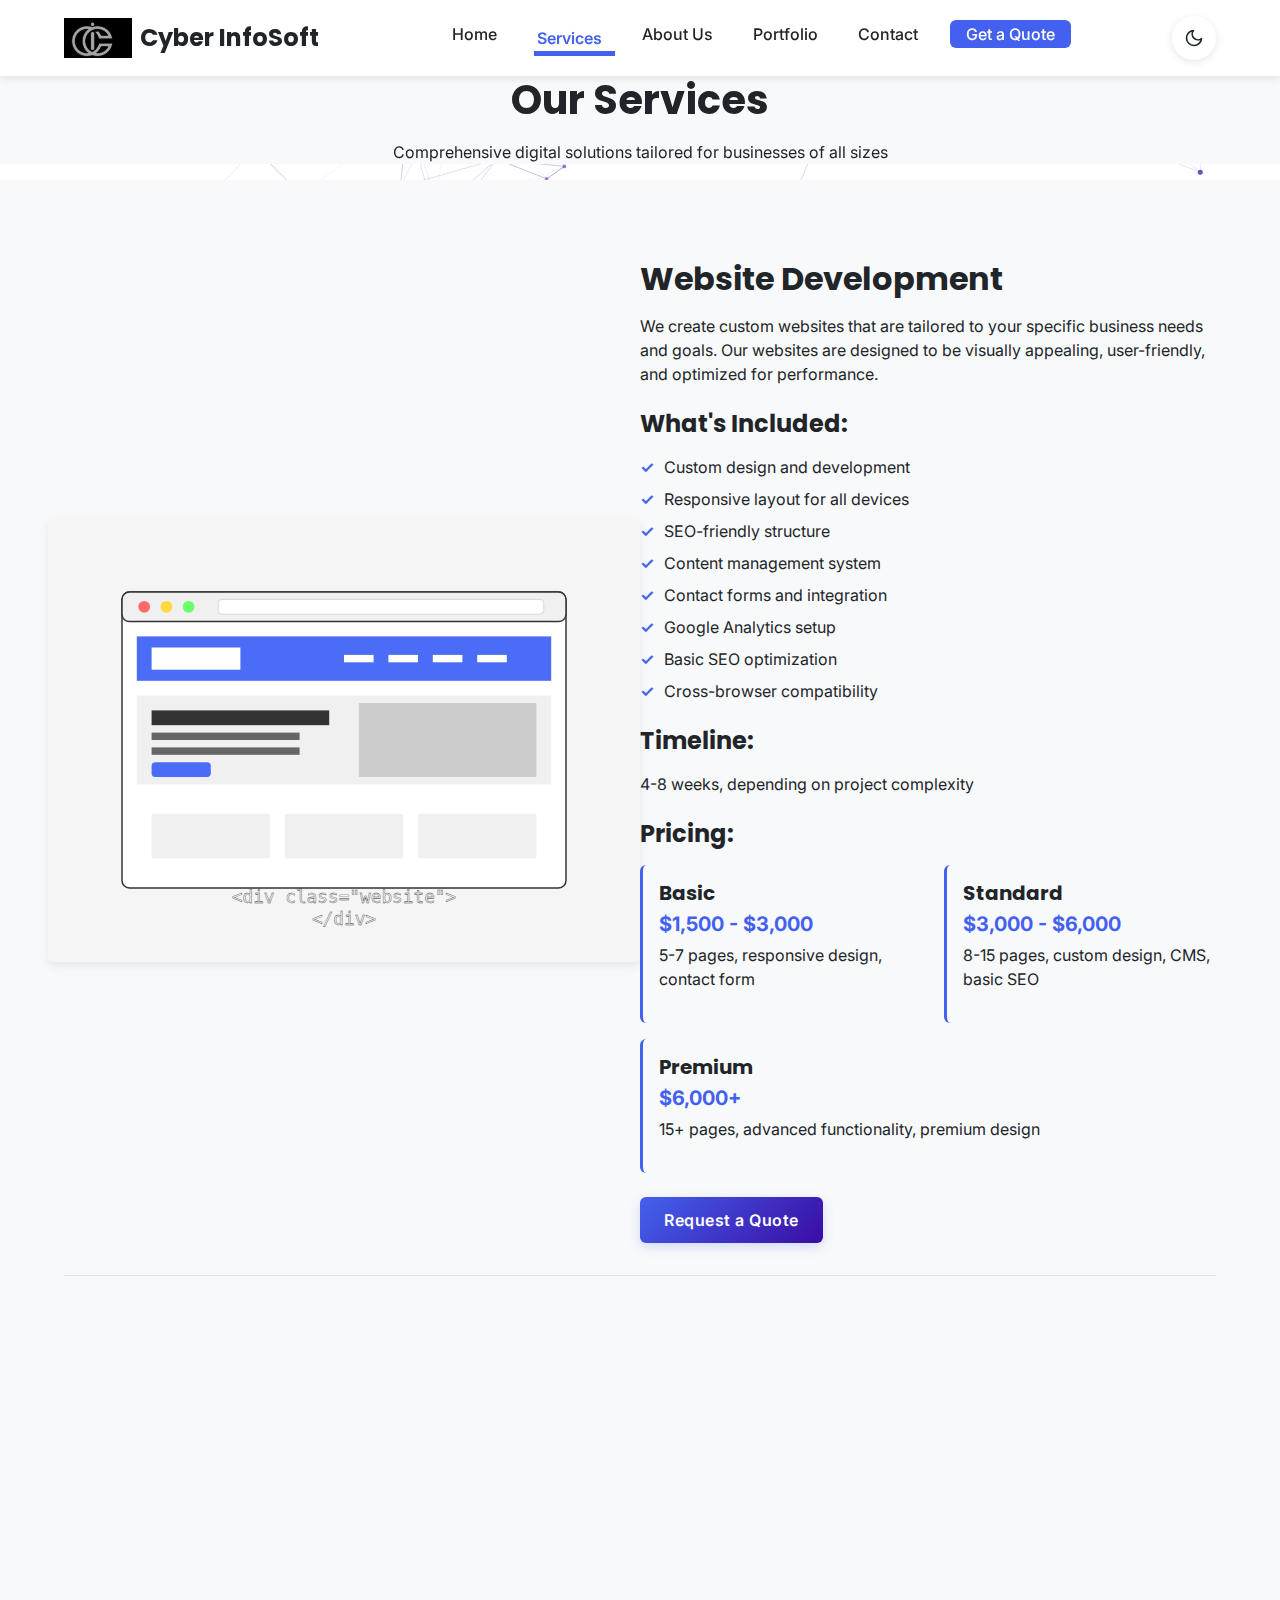
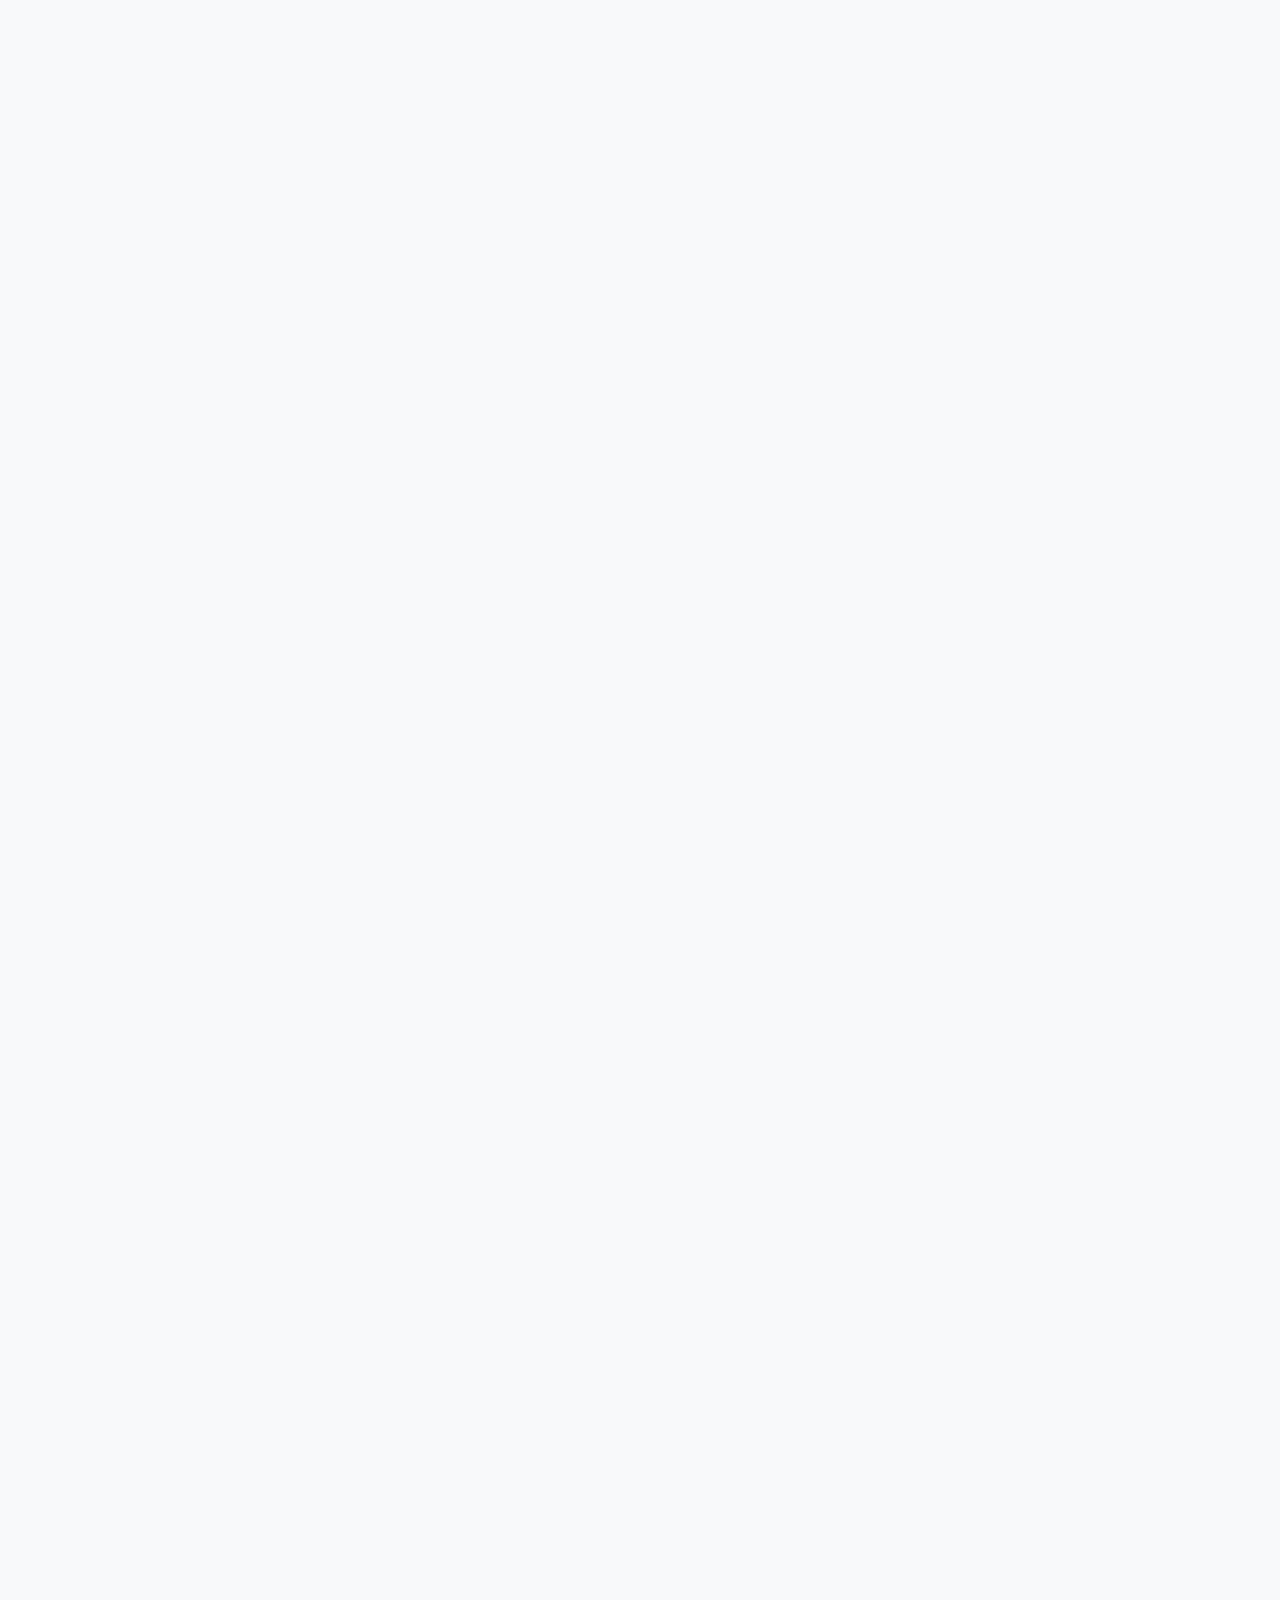
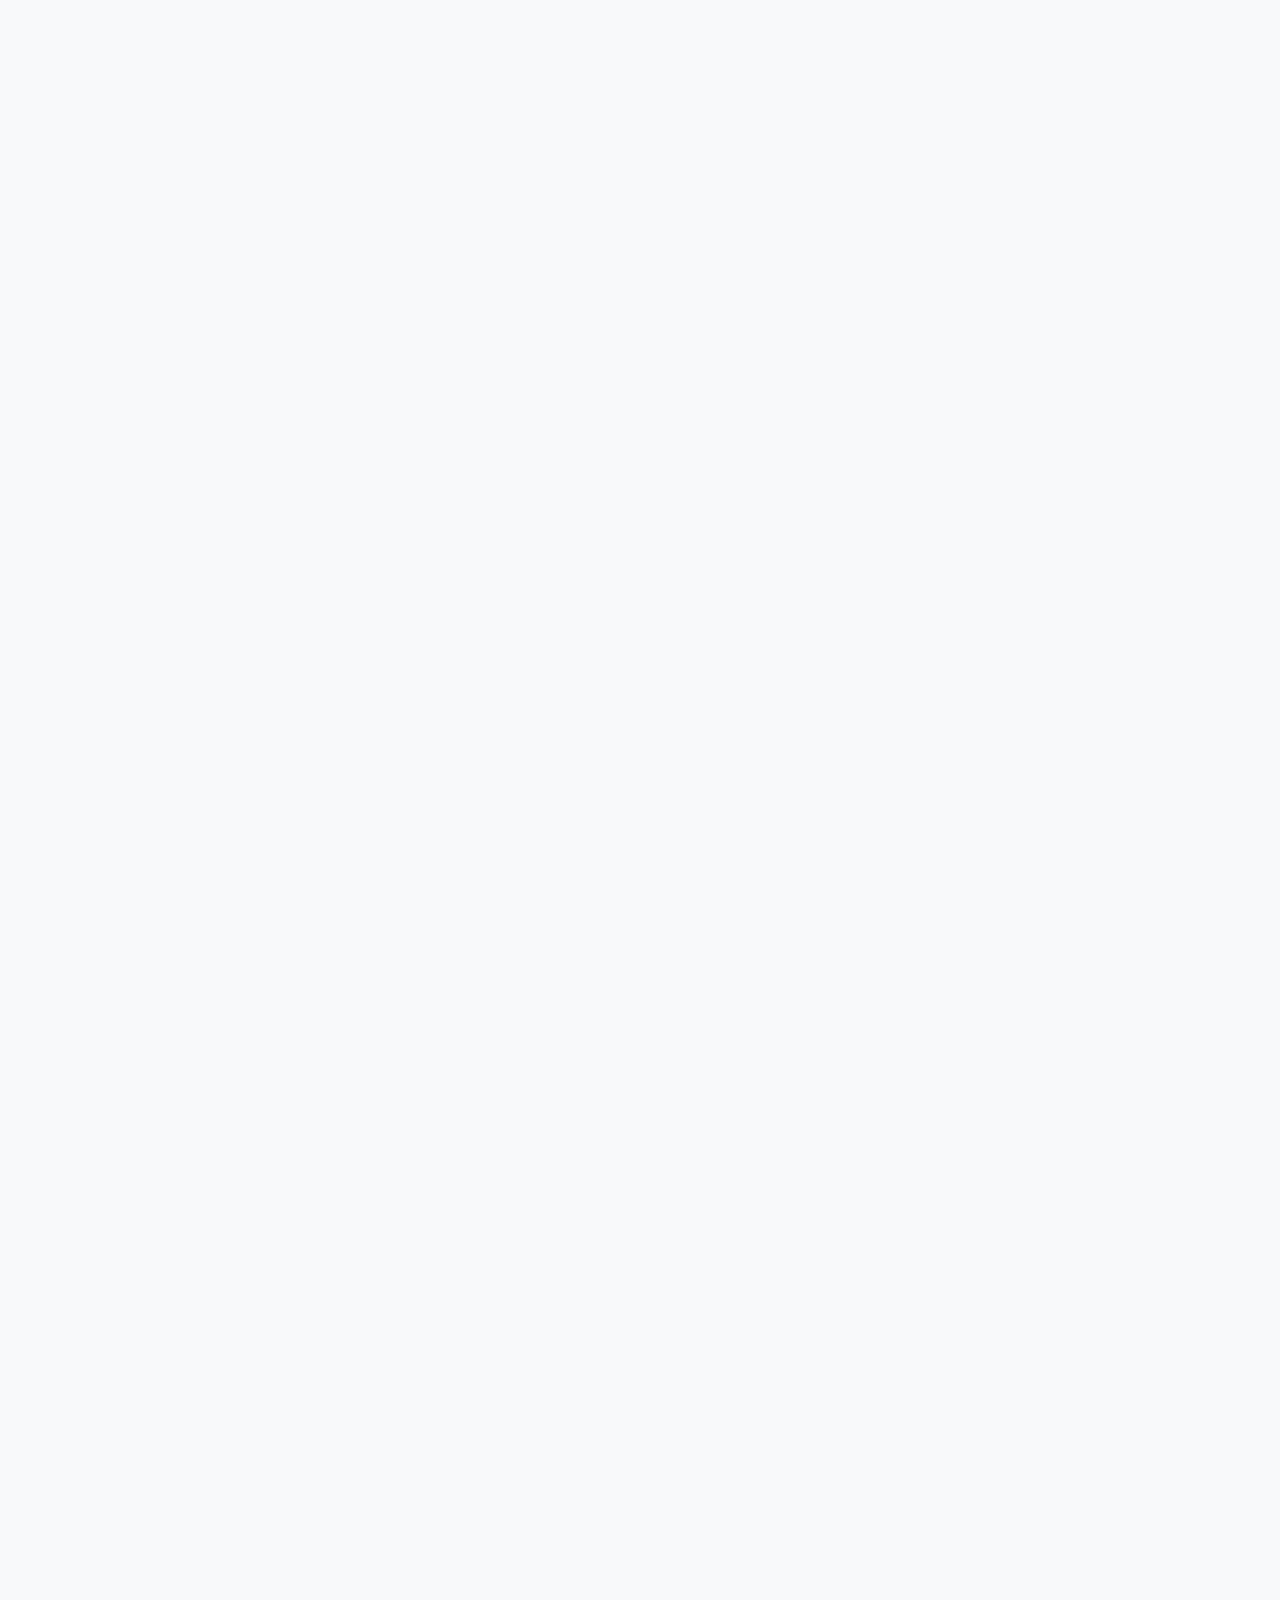
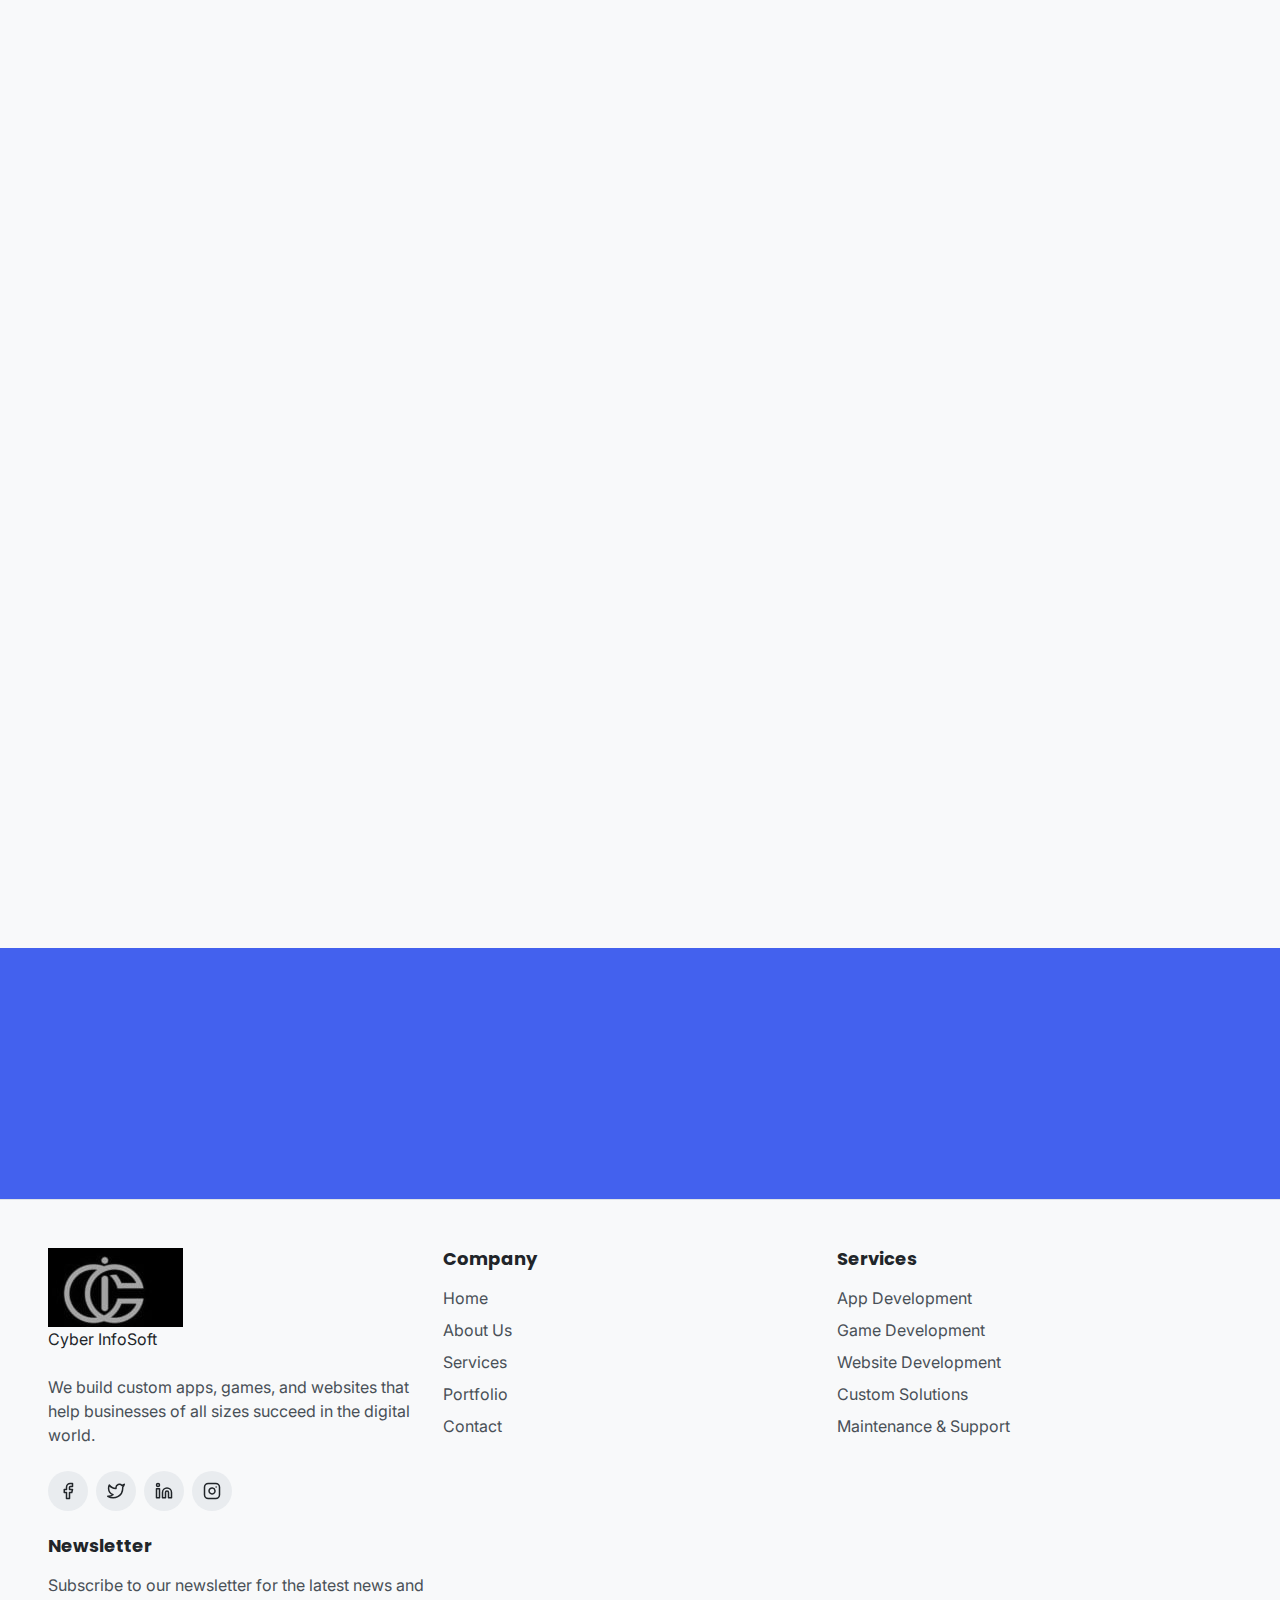
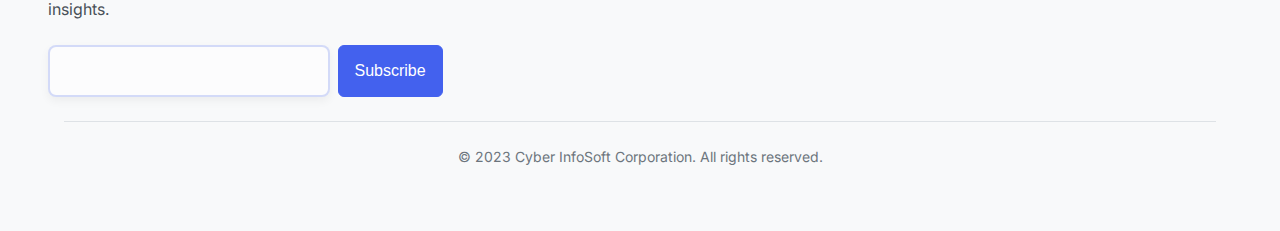
<file: services.html>
<!DOCTYPE html>
<html lang="en">
<head>
  <meta charset="UTF-8">
  <meta name="viewport" content="width=device-width, initial-scale=1.0">
  <title>Services - Cyber InfoSoft Corporation</title>
  
  <!-- Meta Description -->
  <meta name="description" content="Explore our comprehensive digital services including app development, game development, website development, and custom solutions for businesses of all sizes.">
  
 
  <!-- Favicon -->
  <link rel="icon" type="image/x-icon" href="favicon.ico">
  <link rel="apple-touch-icon" sizes="180x180" href="/assets/icons/apple-touch-icon.png">
  <link rel="icon" type="image/png" sizes="32x32" href="/assets/icons/favicon-32x32.png">
  <link rel="icon" type="image/png" sizes="16x16" href="/assets/icons/favicon-16x16.png">
  <link rel="manifest" href="site.webmanifest">
  
  <!-- Fonts -->
  <link rel="preconnect" href="https://fonts.googleapis.com">
  <link rel="preconnect" href="https://fonts.gstatic.com" crossorigin>
  <link href="https://fonts.googleapis.com/css2?family=Inter:wght@400;500;600;700&family=Poppins:wght@500;600;700&display=swap" rel="stylesheet">
  
  <!-- Styles -->
  <link rel="stylesheet" href="css/style.css">
  <link rel="stylesheet" href="css/custom.css">
  <link rel="stylesheet" href="css/templates.css">
  
  <!-- Prevent Flash of Incorrect Theme -->
  <script>
    (function() {
      // Immediately apply the saved theme to prevent flash
      const savedTheme = localStorage.getItem('theme');
      if (savedTheme) {
        document.documentElement.setAttribute('data-theme', savedTheme);
      } else if (window.matchMedia && window.matchMedia('(prefers-color-scheme: dark)').matches) {
        document.documentElement.setAttribute('data-theme', 'dark');
      }
    })();
  </script>
  
  <!-- Particles Background -->
  <div id="particles-js" class="particles-container"></div>
  
  <!-- Preloader -->
  <div class="preloader">
    <div class="loader"></div>
  </div>
  <!-- Header -->
  <header class="header">
    <div class="container">
      <nav class="navbar">
        <a href="index.html" class="logo">
<img src="logo_black_bg_white.png" alt="Cyber InfoSoft Corporation Logo">
          <span>Cyber InfoSoft</span>
        </a>
        
        <button class="hamburger" aria-label="Toggle Menu">
          <span></span>
          <span></span>
          <span></span>
        </button>
        
        <ul class="nav-menu">
          <li class="nav-item"><a href="index.html" class="nav-link">Home</a></li>
          <li class="nav-item dropdown">
            <a href="services.html" class="nav-link active">Services</a>
            <ul class="dropdown-menu">
              <li><a href="services.html#app-development-details" class="dropdown-item">App Development</a></li>
              <li><a href="services.html#game-development-details" class="dropdown-item">Game Development</a></li>
              <li><a href="services.html#website-development-details" class="dropdown-item">Website Development</a></li>
              <li><a href="services.html#custom-solutions-details" class="dropdown-item">Custom Solutions</a></li>
            </ul>
          </li>
          <li class="nav-item"><a href="about.html" class="nav-link">About Us</a></li>
          <li class="nav-item"><a href="portfolio.html" class="nav-link">Portfolio</a></li>
          <li class="nav-item"><a href="contact.html" class="nav-link">Contact</a></li>
          <li class="nav-item"><a href="quote.html" class="nav-cta">Get a Quote</a></li>
        </ul>
        
        <button class="theme-toggle" aria-label="Toggle Dark Mode">
          <svg class="moon-icon" xmlns="http://www.w3.org/2000/svg" width="24" height="24" viewBox="0 0 24 24" fill="none" stroke="currentColor" stroke-width="2" stroke-linecap="round" stroke-linejoin="round">
            <path d="M21 12.79A9 9 0 1 1 11.21 3 7 7 0 0 0 21 12.79z"></path>
          </svg>
          <svg class="sun-icon d-none" xmlns="http://www.w3.org/2000/svg" width="24" height="24" viewBox="0 0 24 24" fill="none" stroke="currentColor" stroke-width="2" stroke-linecap="round" stroke-linejoin="round">
            <circle cx="12" cy="12" r="5"></circle>
            <line x1="12" y1="1" x2="12" y2="3"></line>
            <line x1="12" y1="21" x2="12" y2="23"></line>
            <line x1="4.22" y1="4.22" x2="5.64" y2="5.64"></line>
            <line x1="18.36" y1="18.36" x2="19.78" y2="19.78"></line>
            <line x1="1" y1="12" x2="3" y2="12"></line>
            <line x1="21" y1="12" x2="23" y2="12"></line>
            <line x1="4.22" y1="19.78" x2="5.64" y2="18.36"></line>
            <line x1="18.36" y1="5.64" x2="19.78" y2="4.22"></line>
          </svg>
        </button>
      </nav>
    </div>
  </header>
  
  <div class="backdrop"></div>
  
  <!-- Page Header -->
  <section class="page-header bg-light">
    <div class="container text-center">
      <h1 class="reveal">Our Services</h1>
      <p class="lead reveal">Comprehensive digital solutions tailored for businesses of all sizes</p>
    </div>
  </section>
  
  <!-- Service Details -->
  <section class="section bg-light">
    <div class="container">
      <div class="service-details reveal" id="website-development-details">
        <div class="row align-items-center">
          <div class="col-lg-6 mb-4 mb-lg-0">
            <img src="assets/images/service-website.svg" alt="Website Development" class="service-img">
          </div>
          <div class="col-lg-6">
            <h2>Website Development</h2>
            <p class="mb-4">We create custom websites that are tailored to your specific business needs and goals. Our websites are designed to be visually appealing, user-friendly, and optimized for performance.</p>
            
            <h4 class="mb-3">What's Included:</h4>
            <ul class="service-list">
              <li>Custom design and development</li>
              <li>Responsive layout for all devices</li>
              <li>SEO-friendly structure</li>
              <li>Content management system</li>
              <li>Contact forms and integration</li>
              <li>Google Analytics setup</li>
              <li>Basic SEO optimization</li>
              <li>Cross-browser compatibility</li>
            </ul>
            
            <h4 class="mb-3 mt-4">Timeline:</h4>
            <p>4-8 weeks, depending on project complexity</p>
            
            <h4 class="mb-3 mt-4">Pricing:</h4>
            <div class="pricing-tiers">
              <div class="pricing-tier">
                <h5>Basic</h5>
                <p class="price">$1,500 - $3,000</p>
                <p>5-7 pages, responsive design, contact form</p>
              </div>
              <div class="pricing-tier">
                <h5>Standard</h5>
                <p class="price">$3,000 - $6,000</p>
                <p>8-15 pages, custom design, CMS, basic SEO</p>
              </div>
              <div class="pricing-tier">
                <h5>Premium</h5>
                <p class="price">$6,000+</p>
                <p>15+ pages, advanced functionality, premium design</p>
              </div>
            </div>
            
            <div class="mt-4">
              <a href="quote.html" class="btn btn-primary">Request a Quote</a>
            </div>
          </div>
        </div>
      </div>
      
      <div class="service-details mt-5 pt-5 reveal" id="app-development-details">
        <div class="row align-items-center">
          <div class="col-lg-6 order-lg-2 mb-4 mb-lg-0">
            <img src="assets/images/service-app.svg" alt="App Development" class="service-img">
          </div>
          <div class="col-lg-6 order-lg-1">
            <h2>App Development</h2>
            <p class="mb-4">We create powerful, intuitive mobile applications for iOS and Android platforms that help businesses engage with their customers, streamline operations, and drive growth.</p>
            
            <h4 class="mb-3">What's Included:</h4>
            <ul class="service-list">
              <li>Native iOS and Android development</li>
              <li>Cross-platform solutions (React Native, Flutter)</li>
              <li>UI/UX design for mobile</li>
              <li>API integration and backend development</li>
              <li>User authentication and profiles</li>
              <li>Push notifications</li>
              <li>Offline functionality</li>
              <li>App Store and Google Play submission</li>
              <li>Analytics integration</li>
            </ul>
            
            <h4 class="mb-3 mt-4">Timeline:</h4>
            <p>8-16 weeks, depending on app complexity and features</p>
            
            <h4 class="mb-3 mt-4">Pricing:</h4>
            <div class="pricing-tiers">
              <div class="pricing-tier">
                <h5>Basic</h5>
                <p class="price">$10,000 - $25,000</p>
                <p>Core functionality, simple UI, single platform</p>
              </div>
              <div class="pricing-tier">
                <h5>Standard</h5>
                <p class="price">$25,000 - $50,000</p>
                <p>Advanced features, custom design, both platforms</p>
              </div>
              <div class="pricing-tier">
                <h5>Premium</h5>
                <p class="price">$50,000+</p>
                <p>Complex functionality, premium design, full integration</p>
              </div>
            </div>
            
            <div class="mt-4">
              <a href="quote.html" class="btn btn-primary">Request a Quote</a>
            </div>
          </div>
        </div>
      </div>
      
      <div class="service-details mt-5 pt-5 reveal" id="game-development-details">
        <div class="row align-items-center">
          <div class="col-lg-6 mb-4 mb-lg-0">
            <img src="assets/images/service-game.svg" alt="Game Development" class="service-img">
          </div>
          <div class="col-lg-6">
            <h2>Game Development</h2>
            <p class="mb-4">We develop engaging and immersive games for mobile, web, and desktop platforms that entertain users, drive engagement, and can be used for entertainment, education, or marketing purposes.</p>
            
            <h4 class="mb-3">What's Included:</h4>
            <ul class="service-list">
              <li>2D and 3D game development</li>
              <li>Unity and Unreal Engine development</li>
              <li>Game design and mechanics</li>
              <li>Character and environment design</li>
              <li>Animation and visual effects</li>
              <li>Sound design and music</li>
              <li>Multiplayer functionality</li>
              <li>In-app purchases and monetization</li>
              <li>Cross-platform deployment</li>
            </ul>
            
            <h4 class="mb-3 mt-4">Timeline:</h4>
            <p>12-24 weeks, depending on game complexity and features</p>
            
            <h4 class="mb-3 mt-4">Pricing:</h4>
            <div class="pricing-tiers">
              <div class="pricing-tier">
                <h5>Basic</h5>
                <p class="price">$15,000 - $30,000</p>
                <p>Simple 2D game, basic mechanics</p>
              </div>
              <div class="pricing-tier">
                <h5>Advanced</h5>
                <p class="price">$30,000 - $75,000</p>
                <p>Complex 2D or simple 3D game</p>
              </div>
              <div class="pricing-tier">
                <h5>Premium</h5>
                <p class="price">$75,000+</p>
                <p>Advanced 3D game, complex mechanics</p>
              </div>
            </div>
            
            <div class="mt-4">
              <a href="quote.html" class="btn btn-primary">Request a Quote</a>
            </div>
          </div>
        </div>
      </div>
      
      <div class="service-details mt-5 pt-5 reveal" id="custom-solutions-details">
        <div class="row align-items-center">
          <div class="col-lg-6 order-lg-2 mb-4 mb-lg-0">
            <img src="assets/images/service-custom.svg" alt="Custom Digital Solutions" class="service-img">
          </div>
          <div class="col-lg-6 order-lg-1">
            <h2>Custom Digital Solutions</h2>
            <p class="mb-4">We develop tailored digital solutions that address your unique business challenges using cutting-edge technologies like AI, machine learning, IoT, and more.</p>
            
            <h4 class="mb-3">What's Included:</h4>
            <ul class="service-list">
              <li>Custom software development</li>
              <li>AI and machine learning integration</li>
              <li>IoT application development</li>
              <li>Blockchain solutions</li>
              <li>AR/VR experiences</li>
              <li>Data analytics and visualization</li>
              <li>API development and integration</li>
              <li>Legacy system modernization</li>
              <li>Cloud migration and solutions</li>
            </ul>
            
            <h4 class="mb-3 mt-4">Timeline:</h4>
            <p>12-36 weeks, depending on solution complexity</p>
            
            <h4 class="mb-3 mt-4">Pricing:</h4>
            <div class="pricing-tiers">
              <div class="pricing-tier">
                <h5>Basic</h5>
                <p class="price">$20,000 - $50,000</p>
                <p>Simple custom solution, limited features</p>
              </div>
              <div class="pricing-tier">
                <h5>Advanced</h5>
                <p class="price">$50,000 - $100,000</p>
                <p>Complex solution, advanced integrations</p>
              </div>
              <div class="pricing-tier">
                <h5>Enterprise</h5>
                <p class="price">$100,000+</p>
                <p>Enterprise-grade solution, full customization</p>
              </div>
            </div>
            
            <div class="mt-4">
              <a href="quote.html" class="btn btn-primary">Request a Quote</a>
            </div>
          </div>
        </div>
      </div>
      
      <div class="service-details mt-5 pt-5 reveal" id="maintenance-details">
        <div class="row align-items-center">
          <div class="col-lg-6 mb-4 mb-lg-0">
            <img src="assets/images/service-maintenance.svg" alt="Digital Product Maintenance" class="service-img">
          </div>
          <div class="col-lg-6">
            <h2>Maintenance & Support</h2>
            <p class="mb-4">We provide ongoing maintenance and support services for all digital products to ensure they remain secure, up-to-date, and performing optimally at all times.</p>
            
            <h4 class="mb-3">What's Included:</h4>
            <ul class="service-list">
              <li>Regular software updates</li>
              <li>Security monitoring and patches</li>
              <li>Bug fixes and issue resolution</li>
              <li>Performance optimization</li>
              <li>Content and feature updates</li>
              <li>Technical support</li>
              <li>App store compliance management</li>
              <li>Analytics and reporting</li>
              <li>User feedback implementation</li>
            </ul>
            
            <h4 class="mb-3 mt-4">Timeline:</h4>
            <p>Monthly or annual maintenance plans</p>
            
            <h4 class="mb-3 mt-4">Pricing:</h4>
            <div class="pricing-tiers">
              <div class="pricing-tier">
                <h5>Basic</h5>
                <p class="price">$149/month</p>
                <p>Essential maintenance and updates</p>
              </div>
              <div class="pricing-tier">
                <h5>Standard</h5>
                <p class="price">$299/month</p>
                <p>Regular updates, support, and monitoring</p>
              </div>
              <div class="pricing-tier">
                <h5>Premium</h5>
                <p class="price">$499/month</p>
                <p>Priority support, feature updates, analytics</p>
              </div>
            </div>
            
            <div class="mt-4">
              <a href="quote.html" class="btn btn-primary">Request a Quote</a>
            </div>
          </div>
        </div>
      </div>
    </div>
  </section>
  
  <!-- CTA Section -->
  <section class="section cta bg-primary">
    <div class="container text-center">
      <h2 class="text-white reveal">Ready to Start Your Project?</h2>
      <p class="text-white mb-4 reveal">Let's create a digital solution that helps your business grow.</p>
      <a href="quote.html" class="btn btn-lg btn-light reveal" style="background-color: #111111; color: white; font-weight: bold; text-shadow: 1px 1px 3px rgba(0,0,0,0.3); box-shadow: 0 4px 8px rgba(0,0,0,0.2);">Get a Free Quote</a>
    </div>
  </section>
  
  <!-- Footer -->
  <footer class="footer">
    <div class="container">
      <div class="row">
        <div class="col-lg-4 mb-4 mb-lg-0">
          <div class="footer-logo">
<img src="logo.jpg" alt="Cyber InfoSoft Corporation Logo">
            <span>Cyber InfoSoft</span>
          </div>
          <p class="footer-text">We build custom apps, games, and websites that help businesses of all sizes succeed in the digital world.</p>
          <div class="social-links">
            <a href="#" class="social-link" aria-label="Facebook">
              <svg xmlns="http://www.w3.org/2000/svg" width="18" height="18" viewBox="0 0 24 24" fill="none" stroke="currentColor" stroke-width="2" stroke-linecap="round" stroke-linejoin="round">
                <path d="M18 2h-3a5 5 0 0 0-5 5v3H7v4h3v8h4v-8h3l1-4h-4V7a1 1 0 0 1 1-1h3z"></path>
              </svg>
            </a>
            <a href="#" class="social-link" aria-label="Twitter">
              <svg xmlns="http://www.w3.org/2000/svg" width="18" height="18" viewBox="0 0 24 24" fill="none" stroke="currentColor" stroke-width="2" stroke-linecap="round" stroke-linejoin="round">
                <path d="M23 3a10.9 10.9 0 0 1-3.14 1.53 4.48 4.48 0 0 0-7.86 3v1A10.66 10.66 0 0 1 3 4s-4 9 5 13a11.64 11.64 0 0 1-7 2c9 5 20 0 20-11.5a4.5 4.5 0 0 0-.08-.83A7.72 7.72 0 0 0 23 3z"></path>
              </svg>
            </a>
            <a href="#" class="social-link" aria-label="LinkedIn">
              <svg xmlns="http://www.w3.org/2000/svg" width="18" height="18" viewBox="0 0 24 24" fill="none" stroke="currentColor" stroke-width="2" stroke-linecap="round" stroke-linejoin="round">
                <path d="M16 8a6 6 0 0 1 6 6v7h-4v-7a2 2 0 0 0-2-2 2 2 0 0 0-2 2v7h-4v-7a6 6 0 0 1 6-6z"></path>
                <rect x="2" y="9" width="4" height="12"></rect>
                <circle cx="4" cy="4" r="2"></circle>
              </svg>
            </a>
            <a href="#" class="social-link" aria-label="Instagram">
              <svg xmlns="http://www.w3.org/2000/svg" width="18" height="18" viewBox="0 0 24 24" fill="none" stroke="currentColor" stroke-width="2" stroke-linecap="round" stroke-linejoin="round">
                <rect x="2" y="2" width="20" height="20" rx="5" ry="5"></rect>
                <path d="M16 11.37A4 4 0 1 1 12.63 8 4 4 0 0 1 16 11.37z"></path>
                <line x1="17.5" y1="6.5" x2="17.51" y2="6.5"></line>
              </svg>
            </a>
          </div>
        </div>
        
        <div class="col-lg-2 col-md-4 mb-4 mb-md-0">
          <h4 class="footer-title">Company</h4>
          <ul class="footer-links">
            <li class="footer-link"><a href="index.html">Home</a></li>
            <li class="footer-link"><a href="about.html">About Us</a></li>
            <li class="footer-link"><a href="services.html">Services</a></li>
            <li class="footer-link"><a href="portfolio.html">Portfolio</a></li>
            <li class="footer-link"><a href="contact.html">Contact</a></li>
          </ul>
        </div>
        
        <div class="col-lg-2 col-md-4 mb-4 mb-md-0">
          <h4 class="footer-title">Services</h4>
          <ul class="footer-links">
            <li class="footer-link"><a href="services.html#app-development">App Development</a></li>
            <li class="footer-link"><a href="services.html#game-development">Game Development</a></li>
            <li class="footer-link"><a href="services.html#website-development">Website Development</a></li>
            <li class="footer-link"><a href="services.html#custom-solutions">Custom Solutions</a></li>
            <li class="footer-link"><a href="services.html#maintenance">Maintenance & Support</a></li>
          </ul>
        </div>
        
        <div class="col-lg-4 col-md-4">
          <h4 class="footer-title">Newsletter</h4>
          <p class="footer-text">Subscribe to our newsletter for the latest news and insights.</p>
          <form class="newsletter-form">
            <input type="email" class="form-control newsletter-input" placeholder="Your email address" required>
            <button type="submit" class="btn btn-primary">Subscribe</button>
          </form>
        </div>
      </div>
      
      <div class="copyright">
        <p>&copy; 2023 Cyber InfoSoft Corporation. All rights reserved.</p>
      </div>
    </div>
  </footer>
  
  <!-- Floating Quote Button -->
  <a href="quote.html" class="floating-quote-btn">
    <svg xmlns="http://www.w3.org/2000/svg" width="24" height="24" viewBox="0 0 24 24" fill="none" stroke="currentColor" stroke-width="2" stroke-linecap="round" stroke-linejoin="round">
      <path d="M11 5h6m-6 0v14m0-14l-4 4m10 6h-6m6 0l-4 4"></path>
    </svg>
    Request a Quote
  </a>
  
  <!-- Scripts -->
  <script src="js/particles.js"></script>
  <script src="js/main.js"></script>
  <script src="js/floating-quote.js"></script>
</body>
</html>
</file>
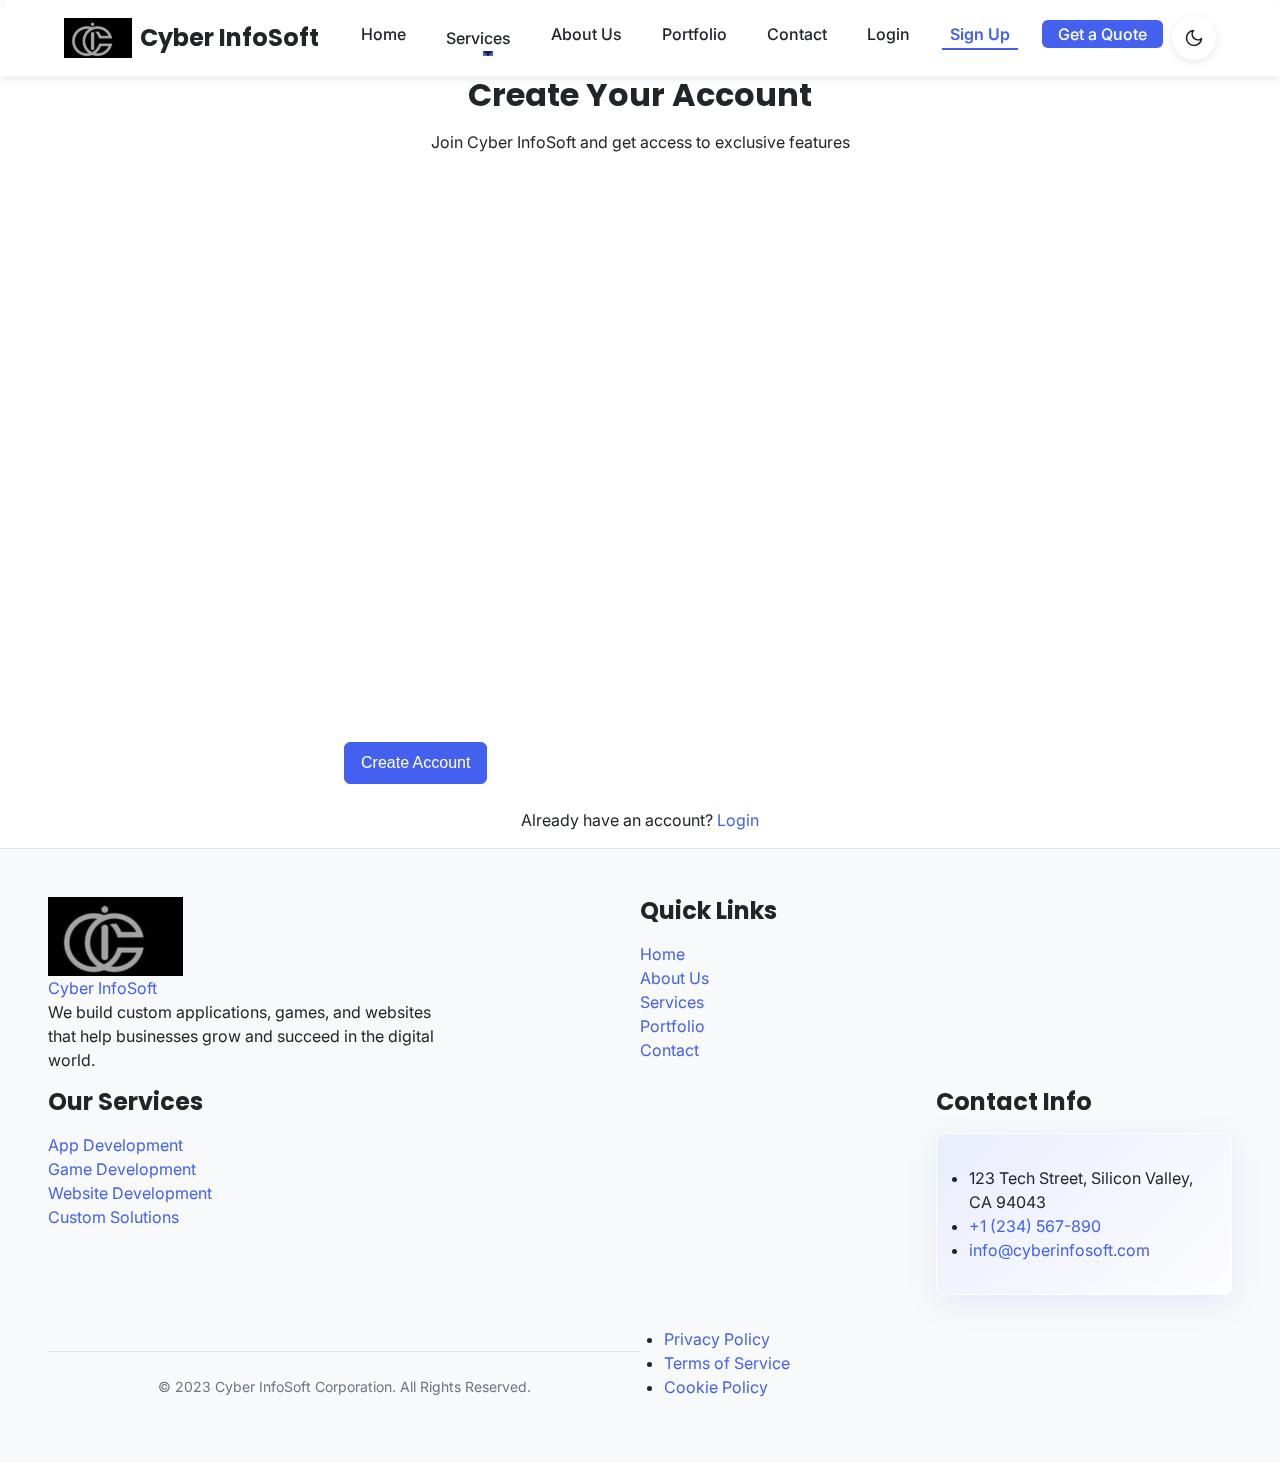
<file: signup.html>
<!DOCTYPE html>
<html lang="en">
<head>
  <meta charset="UTF-8">
  <meta name="viewport" content="width=device-width, initial-scale=1.0">
  <title>Sign Up - Cyber InfoSoft Corporation</title>
  
  <!-- Meta Description -->
  <meta name="description" content="Create your Cyber InfoSoft account to access exclusive features and manage your projects.">
  
  <!-- Favicon -->
  <link rel="icon" type="image/x-icon" href="favicon.ico">
  <link rel="apple-touch-icon" sizes="180x180" href="/assets/icons/apple-touch-icon.png">
  <link rel="icon" type="image/png" sizes="32x32" href="/assets/icons/favicon-32x32.png">
  <link rel="icon" type="image/png" sizes="16x16" href="/assets/icons/favicon-16x16.png">
  <link rel="manifest" href="site.webmanifest">
  
  <!-- Fonts -->
  <link rel="preconnect" href="https://fonts.googleapis.com">
  <link rel="preconnect" href="https://fonts.gstatic.com" crossorigin>
  <link href="https://fonts.googleapis.com/css2?family=Inter:wght@400;500;600;700&family=Poppins:wght@500;600;700&display=swap" rel="stylesheet">
  
  <!-- Styles -->
  <link rel="stylesheet" href="css/style.css">
  <link rel="stylesheet" href="css/custom.css">
  
  <!-- Prevent Flash of Incorrect Theme -->
  <script>
    (function() {
      // Immediately apply the saved theme to prevent flash
      const savedTheme = localStorage.getItem('theme');
      if (savedTheme) {
        document.documentElement.setAttribute('data-theme', savedTheme);
      } else if (window.matchMedia && window.matchMedia('(prefers-color-scheme: dark)').matches) {
        document.documentElement.setAttribute('data-theme', 'dark');
      }
    })();
  </script>
</head>
<body>
  <!-- Particles Background -->
  <div id="particles-js" class="particles-container"></div>
  
  <!-- Preloader -->
  <div class="preloader">
    <div class="spinner"></div>
  </div>

  <!-- Header -->
  <header class="header">
    <div class="container">
      <nav class="navbar">
        <a href="index.html" class="logo">
          <img src="logo_black_bg_white.png" alt="Cyber InfoSoft Corporation Logo">
          <span>Cyber InfoSoft</span>
        </a>
        
        <button class="hamburger" aria-label="Toggle Menu">
          <span></span>
          <span></span>
          <span></span>
        </button>
        
        <ul class="nav-menu">
          <li class="nav-item"><a href="index.html" class="nav-link">Home</a></li>
          <li class="nav-item dropdown">
            <a href="services.html" class="nav-link">Services</a>
            <ul class="dropdown-menu">
              <li><a href="services.html#app-development-details" class="dropdown-item">App Development</a></li>
              <li><a href="services.html#game-development-details" class="dropdown-item">Game Development</a></li>
              <li><a href="services.html#website-development-details" class="dropdown-item">Website Development</a></li>
              <li><a href="services.html#custom-solutions-details" class="dropdown-item">Custom Solutions</a></li>
            </ul>
          </li>
          <li class="nav-item"><a href="about.html" class="nav-link">About Us</a></li>
          <li class="nav-item"><a href="portfolio.html" class="nav-link">Portfolio</a></li>
          <li class="nav-item"><a href="contact.html" class="nav-link">Contact</a></li>
          <li class="nav-item"><a href="login.html" class="nav-link">Login</a></li>
          <li class="nav-item"><a href="signup.html" class="nav-link active">Sign Up</a></li>
          <li class="nav-item"><a href="quote.html" class="nav-cta">Get a Quote</a></li>
        </ul>
        
        <button class="theme-toggle" aria-label="Toggle Dark Mode">
          <svg class="moon-icon" xmlns="http://www.w3.org/2000/svg" width="24" height="24" viewBox="0 0 24 24" fill="none" stroke="currentColor" stroke-width="2" stroke-linecap="round" stroke-linejoin="round">
            <path d="M21 12.79A9 9 0 1 1 11.21 3 7 7 0 0 0 21 12.79z"></path>
          </svg>
          <svg class="sun-icon d-none" xmlns="http://www.w3.org/2000/svg" width="24" height="24" viewBox="0 0 24 24" fill="none" stroke="currentColor" stroke-width="2" stroke-linecap="round" stroke-linejoin="round">
            <circle cx="12" cy="12" r="5"></circle>
            <line x1="12" y1="1" x2="12" y2="3"></line>
            <line x1="12" y1="21" x2="12" y2="23"></line>
            <line x1="4.22" y1="4.22" x2="5.64" y2="5.64"></line>
            <line x1="18.36" y1="18.36" x2="19.78" y2="19.78"></line>
            <line x1="1" y1="12" x2="3" y2="12"></line>
            <line x1="21" y1="12" x2="23" y2="12"></line>
            <line x1="4.22" y1="19.78" x2="5.64" y2="18.36"></line>
            <line x1="18.36" y1="5.64" x2="19.78" y2="4.22"></line>
          </svg>
        </button>
      </nav>
    </div>
  </header>

  <!-- Signup Section -->
  <section class="signup-section section-padding">
    <div class="container">
      <div class="row justify-content-center">
        <div class="col-lg-6">
          <div class="section-title text-center mb-5">
            <h2>Create Your Account</h2>
            <p>Join Cyber InfoSoft and get access to exclusive features</p>
          </div>
          
          <div class="signup-form-wrapper">
            <form id="signupForm" class="signup-form">
              <div class="row">
                <div class="col-md-6">
                  <div class="form-group">
                    <label for="firstName">First Name</label>
                    <input type="text" id="firstName" name="firstName" class="form-control" placeholder="Enter your first name" required>
                  </div>
                </div>
                <div class="col-md-6">
                  <div class="form-group">
                    <label for="lastName">Last Name</label>
                    <input type="text" id="lastName" name="lastName" class="form-control" placeholder="Enter your last name" required>
                  </div>
                </div>
              </div>
              
              <div class="form-group">
                <label for="email">Email Address</label>
                <input type="email" id="email" name="email" class="form-control" placeholder="Enter your email" required>
              </div>
              
              <div class="form-group">
                <label for="phone">Phone Number (Optional)</label>
                <input type="tel" id="phone" name="phone" class="form-control" placeholder="Enter your phone number">
              </div>
              
              <div class="form-group">
                <label for="password">Password</label>
                <input type="password" id="password" name="password" class="form-control" placeholder="Create a password" required>
                <small class="form-text text-muted">Password must be at least 8 characters with letters, numbers, and special characters</small>
              </div>
              
              <div class="form-group">
                <label for="confirmPassword">Confirm Password</label>
                <input type="password" id="confirmPassword" name="confirmPassword" class="form-control" placeholder="Confirm your password" required>
              </div>
              
              <div class="form-group form-check">
                <input type="checkbox" id="termsAgree" name="termsAgree" class="form-check-input" required>
                <label for="termsAgree" class="form-check-label">I agree to the <a href="#">Terms of Service</a> and <a href="#">Privacy Policy</a></label>
              </div>
              
              <button type="submit" class="btn btn-primary btn-block">Create Account</button>
              
              <div class="form-footer text-center mt-4">
                <p>Already have an account? <a href="login.html">Login</a></p>
              </div>
            </form>
          </div>
        </div>
      </div>
    </div>
  </section>

  <!-- Footer -->
  <footer class="footer">
    <div class="container">
      <div class="footer-top">
        <div class="row">
          <div class="col-lg-4 col-md-6">
            <div class="footer-widget">
              <a href="index.html" class="footer-logo">
                <img src="logo.jpg" alt="Cyber InfoSoft Corporation Logo">
                <span>Cyber InfoSoft</span>
              </a>
              <p>We build custom applications, games, and websites that help businesses grow and succeed in the digital world.</p>
              <div class="social-links">
                <a href="#" aria-label="Facebook"><i class="fab fa-facebook-f"></i></a>
                <a href="#" aria-label="Twitter"><i class="fab fa-twitter"></i></a>
                <a href="#" aria-label="Instagram"><i class="fab fa-instagram"></i></a>
                <a href="#" aria-label="LinkedIn"><i class="fab fa-linkedin-in"></i></a>
              </div>
            </div>
          </div>
          <div class="col-lg-2 col-md-6">
            <div class="footer-widget">
              <h4>Quick Links</h4>
              <ul class="footer-links">
                <li><a href="index.html">Home</a></li>
                <li><a href="about.html">About Us</a></li>
                <li><a href="services.html">Services</a></li>
                <li><a href="portfolio.html">Portfolio</a></li>
                <li><a href="contact.html">Contact</a></li>
              </ul>
            </div>
          </div>
          <div class="col-lg-3 col-md-6">
            <div class="footer-widget">
              <h4>Our Services</h4>
              <ul class="footer-links">
                <li><a href="services.html#app-development-details">App Development</a></li>
                <li><a href="services.html#game-development-details">Game Development</a></li>
                <li><a href="services.html#website-development-details">Website Development</a></li>
                <li><a href="services.html#custom-solutions-details">Custom Solutions</a></li>
              </ul>
            </div>
          </div>
          <div class="col-lg-3 col-md-6">
            <div class="footer-widget">
              <h4>Contact Info</h4>
              <ul class="contact-info">
                <li><i class="fas fa-map-marker-alt"></i> 123 Tech Street, Silicon Valley, CA 94043</li>
                <li><i class="fas fa-phone-alt"></i> <a href="tel:+1234567890">+1 (234) 567-890</a></li>
                <li><i class="fas fa-envelope"></i> <a href="mailto:info@cyberinfosoft.com">info@cyberinfosoft.com</a></li>
              </ul>
            </div>
          </div>
        </div>
      </div>
      <div class="footer-bottom">
        <div class="row">
          <div class="col-lg-6">
            <p class="copyright">&copy; 2023 Cyber InfoSoft Corporation. All Rights Reserved.</p>
          </div>
          <div class="col-lg-6">
            <ul class="footer-bottom-links">
              <li><a href="#">Privacy Policy</a></li>
              <li><a href="#">Terms of Service</a></li>
              <li><a href="#">Cookie Policy</a></li>
            </ul>
          </div>
        </div>
      </div>
    </div>
  </footer>

  <!-- Back to Top Button -->
  <a href="#" class="back-to-top" aria-label="Back to Top"><i class="fas fa-arrow-up"></i></a>

  <!-- Scripts -->
  <script src="js/particles.js"></script>
  <script src="js/main.js"></script>
  
  <!-- Form Validation Script -->
  <script>
    document.addEventListener('DOMContentLoaded', function() {
      const signupForm = document.getElementById('signupForm');
      
      if (signupForm) {
        signupForm.addEventListener('submit', function(e) {
          e.preventDefault();
          
          const firstName = document.getElementById('firstName').value;
          const lastName = document.getElementById('lastName').value;
          const email = document.getElementById('email').value;
          const password = document.getElementById('password').value;
          const confirmPassword = document.getElementById('confirmPassword').value;
          const termsAgree = document.getElementById('termsAgree').checked;
          
          // Basic validation
          if (!firstName || !lastName || !email || !password || !confirmPassword) {
            alert('Please fill in all required fields');
            return;
          }
          
          // Email validation
          const emailRegex = /^[^\s@]+@[^\s@]+\.[^\s@]+$/;
          if (!emailRegex.test(email)) {
            alert('Please enter a valid email address');
            return;
          }
          
          // Password validation
          if (password.length < 8) {
            alert('Password must be at least 8 characters long');
            return;
          }
          
          // Password match validation
          if (password !== confirmPassword) {
            alert('Passwords do not match');
            return;
          }
          
          // Terms agreement validation
          if (!termsAgree) {
            alert('You must agree to the Terms of Service and Privacy Policy');
            return;
          }
          
          // Here you would typically send the data to your server
          console.log('Signup form submitted:', { firstName, lastName, email, password });
          alert('Account created successfully! Redirecting to login...');
          
          // Simulate redirect (in a real app, this would redirect after successful registration)
          // window.location.href = 'login.html';
        });
      }
    });
  </script>
</body>
</html>
</file>
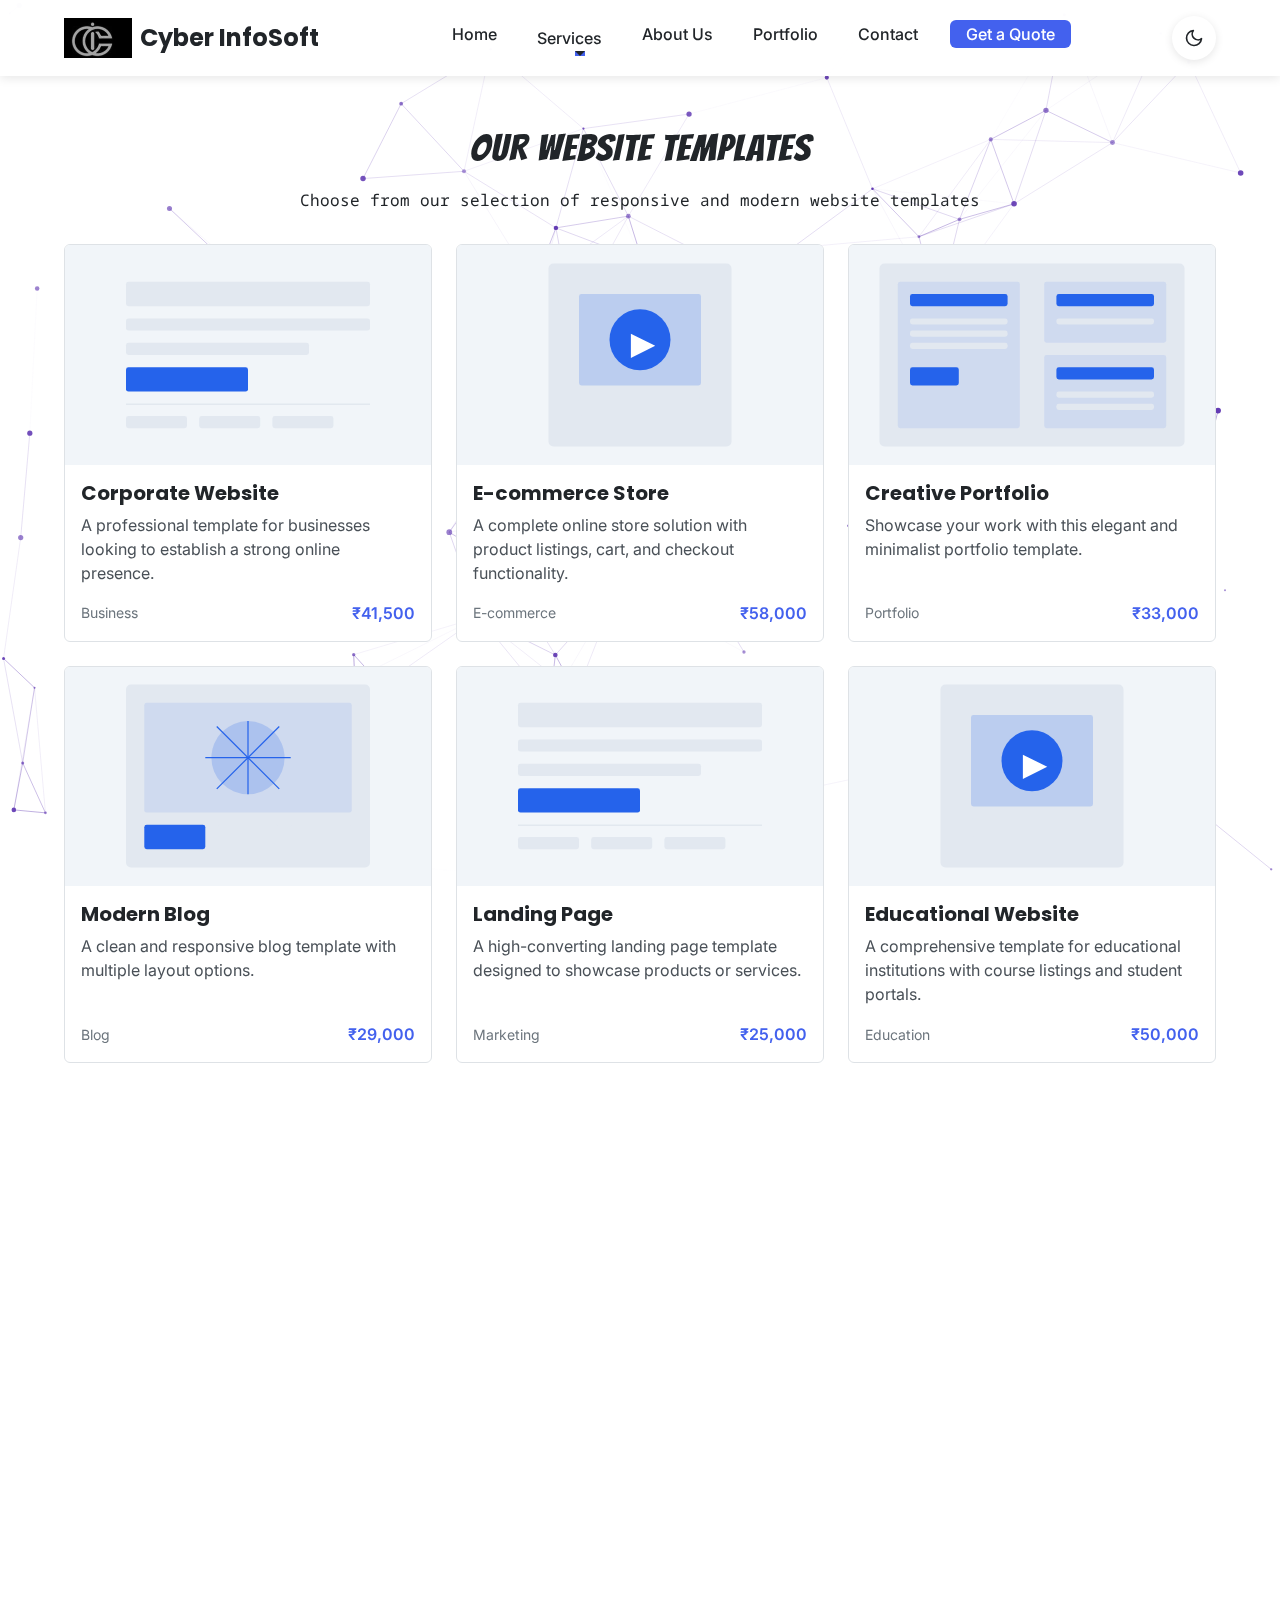
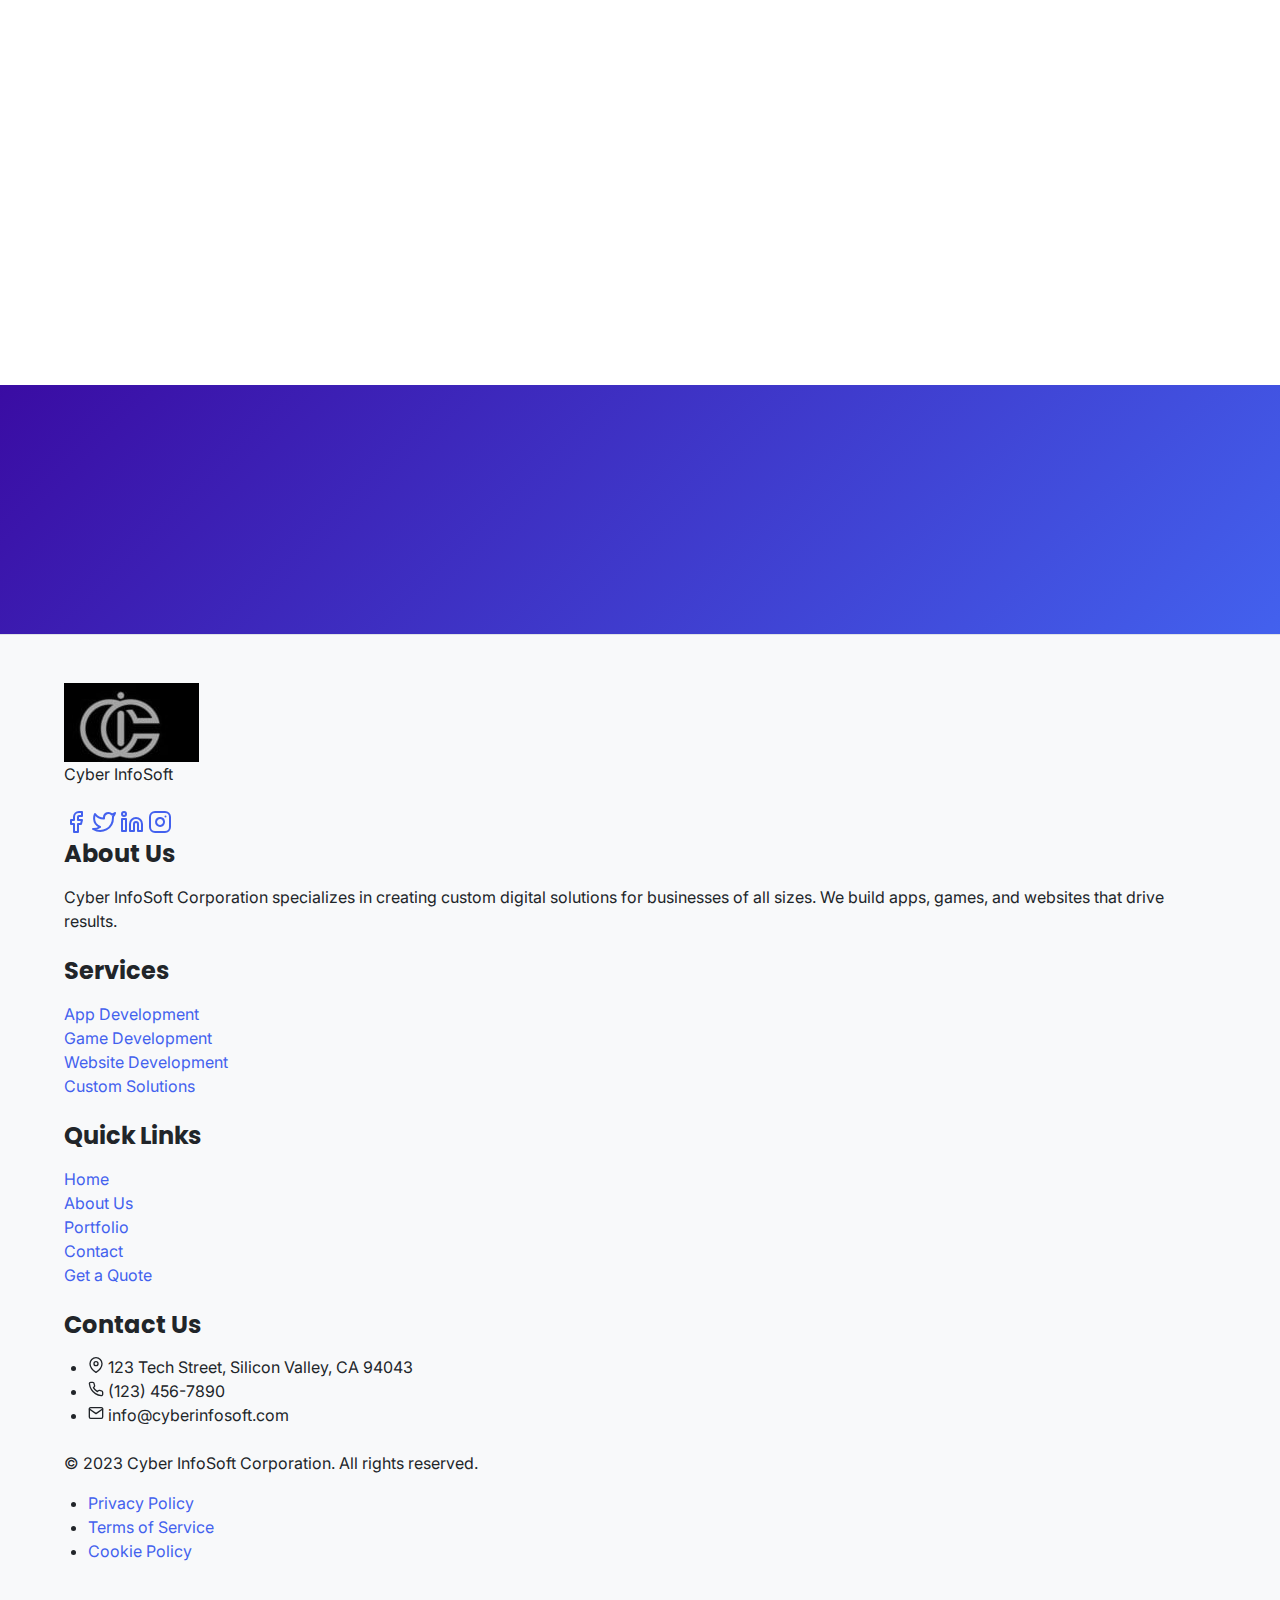
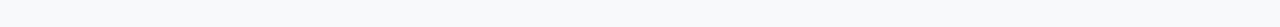
<file: website-templates.html>
<!DOCTYPE html>
<html lang="en">
<head>
  <meta charset="UTF-8">
  <meta name="viewport" content="width=device-width, initial-scale=1.0">
  <title>Website Templates - Cyber InfoSoft Corporation</title>
  
  <!-- Meta Description -->
  <meta name="description" content="Explore our collection of website templates that can be customized for your business needs.">
  
  <!-- Open Graph / Facebook -->
  <meta property="og:type" content="website">
  <meta property="og:url" content="https://cyberinfosoft.com/website-templates.html">
  <meta property="og:title" content="Website Templates - Cyber InfoSoft Corporation">
  <meta property="og:description" content="Browse our collection of website templates that can be customized for your business needs.">
  <meta property="og:image" content="https://cyberinfosoft.com/assets/images/og-image.jpg">
  
  <!-- Twitter -->
  <meta property="twitter:card" content="summary_large_image">
  <meta property="twitter:url" content="https://cyberinfosoft.com/website-templates.html">
  <meta property="twitter:title" content="Website Templates - Cyber InfoSoft Corporation">
  <meta property="twitter:description" content="Browse our collection of website templates that can be customized for your business needs.">
  <meta property="twitter:image" content="https://cyberinfosoft.com/assets/images/twitter-image.jpg">
  
  <!-- Favicon -->
  <link rel="icon" type="image/x-icon" href="favicon.ico">
  <link rel="apple-touch-icon" sizes="180x180" href="/assets/icons/apple-touch-icon.png">
  <link rel="icon" type="image/png" sizes="32x32" href="/assets/icons/favicon-32x32.png">
  <link rel="icon" type="image/png" sizes="16x16" href="/assets/icons/favicon-16x16.png">
  <link rel="manifest" href="site.webmanifest">
  
  <!-- Fonts -->
    <link rel="preconnect" href="https://fonts.googleapis.com">
    <link rel="preconnect" href="https://fonts.gstatic.com" crossorigin>
    <link href="https://fonts.googleapis.com/css2?family=Inter:wght@400;500;600;700&family=Poppins:wght@500;600;700&display=swap" rel="stylesheet">
    <link href="https://fonts.googleapis.com/css2?family=Noto+Sans+Mono:wght@100..900&family=Rakkas&family=Style+Script&family=Bangers&display=swap" rel="stylesheet">
  
  <!-- Styles -->
    <link rel="stylesheet" href="css/style.css">
    <link rel="stylesheet" href="css/custom.css">
    <link rel="stylesheet" href="css/templates.css">
    
  <style>
    .font-display { 
      font-family: 'Style Script', cursive; 
    }
    .font-handwriting { 
      font-family: 'Noto Sans Mono', monospace; 
    }
    .font-title { 
      font-family: 'Rakkas', serif; 
    }
    .font-cute { 
      font-family: 'Bangers', cursive; 
      font-weight: 400; 
      letter-spacing: 1px;
      transform: scaleY(0.9);
    }
    
    .section-header h2 {
      font-family: 'Bangers', cursive;
      font-weight: 400;
      letter-spacing: 1px;
      transform: scaleY(0.9);
      font-size: 2.5rem;
    }
  </style>
  
  <!-- Prevent Flash of Incorrect Theme -->
  <script>
    (function() {
      // Immediately apply the saved theme to prevent flash
      const savedTheme = localStorage.getItem('theme');
      if (savedTheme) {
        document.documentElement.setAttribute('data-theme', savedTheme);
      } else if (window.matchMedia && window.matchMedia('(prefers-color-scheme: dark)').matches) {
        document.documentElement.setAttribute('data-theme', 'dark');
      }
    })();
  </script>
</head>
<body>
  <!-- Particles Background -->
  <div id="particles-js" class="particles-container"></div>
  
  <!-- Preloader -->
  <div class="preloader">
    <div class="spinner"></div>
  </div>
  
  <!-- Header -->
  <header class="header">
    <div class="container">
      <nav class="navbar">
        <a href="index.html" class="logo">
          <img src="logo.jpg" alt="Cyber InfoSoft Corporation Logo">
          <span>Cyber InfoSoft</span>
        </a>
        
        <button class="hamburger" aria-label="Toggle Menu">
          <span></span>
          <span></span>
          <span></span>
        </button>
        
        <ul class="nav-menu">
          <li class="nav-item"><a href="index.html" class="nav-link">Home</a></li>
          <li class="nav-item dropdown">
            <a href="services.html" class="nav-link">Services</a>
            <ul class="dropdown-menu">
              <li><a href="services.html#app-development-details" class="dropdown-item">App Development</a></li>
              <li><a href="services.html#game-development-details" class="dropdown-item">Game Development</a></li>
              <li><a href="services.html#website-development-details" class="dropdown-item">Website Development</a></li>
              <li><a href="services.html#custom-solutions-details" class="dropdown-item">Custom Solutions</a></li>
            </ul>
          </li>
          <li class="nav-item"><a href="about.html" class="nav-link">About Us</a></li>
          <li class="nav-item"><a href="portfolio.html" class="nav-link">Portfolio</a></li>
          <li class="nav-item"><a href="contact.html" class="nav-link">Contact</a></li>
          <li class="nav-item"><a href="quote.html" class="nav-cta">Get a Quote</a></li>
        </ul>
        
        <button class="theme-toggle" aria-label="Toggle Dark Mode">
          <svg class="moon-icon" xmlns="http://www.w3.org/2000/svg" width="24" height="24" viewBox="0 0 24 24" fill="none" stroke="currentColor" stroke-width="2" stroke-linecap="round" stroke-linejoin="round">
            <path d="M21 12.79A9 9 0 1 1 11.21 3 7 7 0 0 0 21 12.79z"></path>
          </svg>
          <svg class="sun-icon d-none" xmlns="http://www.w3.org/2000/svg" width="24" height="24" viewBox="0 0 24 24" fill="none" stroke="currentColor" stroke-width="2" stroke-linecap="round" stroke-linejoin="round">
            <circle cx="12" cy="12" r="5"></circle>
            <line x1="12" y1="1" x2="12" y2="3"></line>
            <line x1="12" y1="21" x2="12" y2="23"></line>
            <line x1="4.22" y1="4.22" x2="5.64" y2="5.64"></line>
            <line x1="18.36" y1="18.36" x2="19.78" y2="19.78"></line>
            <line x1="1" y1="12" x2="3" y2="12"></line>
            <line x1="21" y1="12" x2="23" y2="12"></line>
            <line x1="4.22" y1="19.78" x2="5.64" y2="18.36"></line>
            <line x1="18.36" y1="5.64" x2="19.78" y2="4.22"></line>
          </svg>
        </button>
      </nav>
    </div>
  </header>
  
  <div class="backdrop"></div>

  <!-- Templates Section -->
  <section class="section">
    <div class="container">
      <div class="section-header text-center reveal">
        <h2 class="font-cute">OUR WEBSITE TEMPLATES</h2>
        <p class="lead font-handwriting">Choose from our selection of responsive and modern website templates</p>
      </div>

      <div class="templates-grid">
        <!-- Template 1 -->
        <div class="template-card reveal">
          <div class="template-thumbnail">
            <img src="assets/images/portfolio-1.svg" alt="Corporate Website Template">
            <div class="template-overlay">
              <a href="#" class="btn btn-primary">Live Preview</a>
            </div>
          </div>
          <div class="template-info">
            <h3>Corporate Website</h3>
            <p>A professional template for businesses looking to establish a strong online presence.</p>
            <div class="template-meta">
              <span class="template-category">Business</span>
              <span class="template-price">₹41,500</span>
            </div>
          </div>
        </div>

        <!-- Template 2 -->
        <div class="template-card reveal">
          <div class="template-thumbnail">
            <img src="assets/images/portfolio-2.svg" alt="E-commerce Website Template">
            <div class="template-overlay">
              <a href="#" class="btn btn-primary">Live Preview</a>
            </div>
          </div>
          <div class="template-info">
            <h3>E-commerce Store</h3>
            <p>A complete online store solution with product listings, cart, and checkout functionality.</p>
            <div class="template-meta">
              <span class="template-category">E-commerce</span>
              <span class="template-price">₹58,000</span>
            </div>
          </div>
        </div>

        <!-- Template 3 -->
        <div class="template-card reveal">
          <div class="template-thumbnail">
            <img src="assets/images/portfolio-3.svg" alt="Portfolio Website Template">
            <div class="template-overlay">
              <a href="#" class="btn btn-primary">Live Preview</a>
            </div>
          </div>
          <div class="template-info">
            <h3>Creative Portfolio</h3>
            <p>Showcase your work with this elegant and minimalist portfolio template.</p>
            <div class="template-meta">
              <span class="template-category">Portfolio</span>
              <span class="template-price">₹33,000</span>
            </div>
          </div>
        </div>

        <!-- Template 4 -->
        <div class="template-card reveal">
          <div class="template-thumbnail">
            <img src="assets/images/portfolio-4.svg" alt="Blog Website Template">
            <div class="template-overlay">
              <a href="#" class="btn btn-primary">Live Preview</a>
            </div>
          </div>
          <div class="template-info">
            <h3>Modern Blog</h3>
            <p>A clean and responsive blog template with multiple layout options.</p>
            <div class="template-meta">
              <span class="template-category">Blog</span>
              <span class="template-price">₹29,000</span>
            </div>
          </div>
        </div>
        
        <!-- Template 5 -->
        <div class="template-card reveal">
          <div class="template-thumbnail">
            <img src="assets/images/portfolio-1.svg" alt="Landing Page Template">
            <div class="template-overlay">
              <a href="#" class="btn btn-primary">Live Preview</a>
            </div>
          </div>
          <div class="template-info">
            <h3>Landing Page</h3>
            <p>A high-converting landing page template designed to showcase products or services.</p>
            <div class="template-meta">
              <span class="template-category">Marketing</span>
              <span class="template-price">₹25,000</span>
            </div>
          </div>
        </div>
        
        <!-- Template 6 -->
        <div class="template-card reveal">
          <div class="template-thumbnail">
            <img src="assets/images/portfolio-2.svg" alt="Educational Website Template">
            <div class="template-overlay">
              <a href="#" class="btn btn-primary">Live Preview</a>
            </div>
          </div>
          <div class="template-info">
            <h3>Educational Website</h3>
            <p>A comprehensive template for educational institutions with course listings and student portals.</p>
            <div class="template-meta">
              <span class="template-category">Education</span>
              <span class="template-price">₹50,000</span>
            </div>
          </div>
        </div>
      </div>

      <!-- Add Template Form -->
      <div class="add-template-section reveal">
        <div class="section-header text-center">
          <h2>Add Your Own Template</h2>
          <p class="lead">Have a template you'd like to showcase? Submit it here!</p>
        </div>
        
        <form class="add-template-form">
          <div class="form-group">
            <label for="template-name">Template Name</label>
            <input type="text" id="template-name" name="template-name" placeholder="Enter template name" required>
          </div>
          
          <div class="form-group">
            <label for="template-description">Description</label>
            <textarea id="template-description" name="template-description" placeholder="Describe your template" required></textarea>
          </div>
          
          <div class="form-group">
            <label for="template-category">Category</label>
            <select id="template-category" name="template-category" required>
              <option value="">Select a category</option>
              <option value="business">Business</option>
              <option value="ecommerce">E-commerce</option>
              <option value="portfolio">Portfolio</option>
              <option value="blog">Blog</option>
              <option value="other">Other</option>
            </select>
          </div>
          
          <div class="form-group">
            <label for="template-price">Price ($)</label>
            <input type="number" id="template-price" name="template-price" placeholder="Enter price" min="0" required>
          </div>
          
          <div class="form-group">
            <label for="template-thumbnail">Thumbnail Image</label>
            <input type="file" id="template-thumbnail" name="template-thumbnail" accept="image/*" required>
          </div>
          
          <div class="form-group">
            <label for="template-link">Demo Link (Optional)</label>
            <input type="url" id="template-link" name="template-link" placeholder="https://example.com">
          </div>
          
          <button type="submit" class="btn btn-primary">Submit Template</button>
        </form>
      </div>
    </div>
  </section>

  <!-- Call to Action -->
  <section class="section cta-section">
    <div class="container">
      <div class="cta-content text-center reveal">
        <h2>Need a Custom Website?</h2>
        <p class="lead">We can build a completely custom website tailored to your specific requirements.</p>
        <div class="cta-buttons">
          <a href="contact.html" class="btn btn-primary">Contact Us</a>
          <a href="quote.html" class="btn btn-outline">Get a Quote</a>
        </div>
      </div>
    </div>
  </section>

  <!-- Footer -->
  <footer class="footer">
    <div class="container">
      <div class="footer-top">
        <div class="footer-logo">
          <img src="logo.jpg" alt="Cyber InfoSoft Corporation Logo">
          <span>Cyber InfoSoft</span>
        </div>
        <div class="footer-social">
          <a href="#" aria-label="Facebook">
            <svg xmlns="http://www.w3.org/2000/svg" width="24" height="24" viewBox="0 0 24 24" fill="none" stroke="currentColor" stroke-width="2" stroke-linecap="round" stroke-linejoin="round">
              <path d="M18 2h-3a5 5 0 0 0-5 5v3H7v4h3v8h4v-8h3l1-4h-4V7a1 1 0 0 1 1-1h3z"></path>
            </svg>
          </a>
          <a href="#" aria-label="Twitter">
            <svg xmlns="http://www.w3.org/2000/svg" width="24" height="24" viewBox="0 0 24 24" fill="none" stroke="currentColor" stroke-width="2" stroke-linecap="round" stroke-linejoin="round">
              <path d="M23 3a10.9 10.9 0 0 1-3.14 1.53 4.48 4.48 0 0 0-7.86 3v1A10.66 10.66 0 0 1 3 4s-4 9 5 13a11.64 11.64 0 0 1-7 2c9 5 20 0 20-11.5a4.5 4.5 0 0 0-.08-.83A7.72 7.72 0 0 0 23 3z"></path>
            </svg>
          </a>
          <a href="#" aria-label="LinkedIn">
            <svg xmlns="http://www.w3.org/2000/svg" width="24" height="24" viewBox="0 0 24 24" fill="none" stroke="currentColor" stroke-width="2" stroke-linecap="round" stroke-linejoin="round">
              <path d="M16 8a6 6 0 0 1 6 6v7h-4v-7a2 2 0 0 0-2-2 2 2 0 0 0-2 2v7h-4v-7a6 6 0 0 1 6-6z"></path>
              <rect x="2" y="9" width="4" height="12"></rect>
              <circle cx="4" cy="4" r="2"></circle>
            </svg>
          </a>
          <a href="#" aria-label="Instagram">
            <svg xmlns="http://www.w3.org/2000/svg" width="24" height="24" viewBox="0 0 24 24" fill="none" stroke="currentColor" stroke-width="2" stroke-linecap="round" stroke-linejoin="round">
              <rect x="2" y="2" width="20" height="20" rx="5" ry="5"></rect>
              <path d="M16 11.37A4 4 0 1 1 12.63 8 4 4 0 0 1 16 11.37z"></path>
              <line x1="17.5" y1="6.5" x2="17.51" y2="6.5"></line>
            </svg>
          </a>
        </div>
      </div>
      
      <div class="footer-content">
        <div class="footer-widget">
          <h4>About Us</h4>
          <p>Cyber InfoSoft Corporation specializes in creating custom digital solutions for businesses of all sizes. We build apps, games, and websites that drive results.</p>
        </div>
        
        <div class="footer-widget">
          <h4>Services</h4>
          <ul class="footer-links">
            <li><a href="services.html#app-development-details">App Development</a></li>
            <li><a href="services.html#game-development-details">Game Development</a></li>
            <li><a href="services.html#website-development-details">Website Development</a></li>
            <li><a href="services.html#custom-solutions-details">Custom Solutions</a></li>
          </ul>
        </div>
        
        <div class="footer-widget">
          <h4>Quick Links</h4>
          <ul class="footer-links">
            <li><a href="index.html">Home</a></li>
            <li><a href="about.html">About Us</a></li>
            <li><a href="portfolio.html">Portfolio</a></li>
            <li><a href="contact.html">Contact</a></li>
            <li><a href="quote.html">Get a Quote</a></li>
          </ul>
        </div>
        
        <div class="footer-widget">
          <h4>Contact Us</h4>
          <ul class="footer-contact">
            <li>
              <svg xmlns="http://www.w3.org/2000/svg" width="16" height="16" viewBox="0 0 24 24" fill="none" stroke="currentColor" stroke-width="2" stroke-linecap="round" stroke-linejoin="round">
                <path d="M21 10c0 7-9 13-9 13s-9-6-9-13a9 9 0 0 1 18 0z"></path>
                <circle cx="12" cy="10" r="3"></circle>
              </svg>
              <span>123 Tech Street, Silicon Valley, CA 94043</span>
            </li>
            <li>
              <svg xmlns="http://www.w3.org/2000/svg" width="16" height="16" viewBox="0 0 24 24" fill="none" stroke="currentColor" stroke-width="2" stroke-linecap="round" stroke-linejoin="round">
                <path d="M22 16.92v3a2 2 0 0 1-2.18 2 19.79 19.79 0 0 1-8.63-3.07 19.5 19.5 0 0 1-6-6 19.79 19.79 0 0 1-3.07-8.67A2 2 0 0 1 4.11 2h3a2 2 0 0 1 2 1.72 12.84 12.84 0 0 0 .7 2.81 2 2 0 0 1-.45 2.11L8.09 9.91a16 16 0 0 0 6 6l1.27-1.27a2 2 0 0 1 2.11-.45 12.84 12.84 0 0 0 2.81.7A2 2 0 0 1 22 16.92z"></path>
              </svg>
              <span>(123) 456-7890</span>
            </li>
            <li>
              <svg xmlns="http://www.w3.org/2000/svg" width="16" height="16" viewBox="0 0 24 24" fill="none" stroke="currentColor" stroke-width="2" stroke-linecap="round" stroke-linejoin="round">
                <path d="M4 4h16c1.1 0 2 .9 2 2v12c0 1.1-.9 2-2 2H4c-1.1 0-2-.9-2-2V6c0-1.1.9-2 2-2z"></path>
                <polyline points="22,6 12,13 2,6"></polyline>
              </svg>
              <span>info@cyberinfosoft.com</span>
            </li>
          </ul>
        </div>
      </div>
      
      <div class="footer-bottom">
        <p>&copy; 2023 Cyber InfoSoft Corporation. All rights reserved.</p>
        <ul class="footer-legal">
          <li><a href="#">Privacy Policy</a></li>
          <li><a href="#">Terms of Service</a></li>
          <li><a href="#">Cookie Policy</a></li>
        </ul>
      </div>
    </div>
  </footer>

  <!-- Back to Top Button -->
  <button class="back-to-top" aria-label="Back to Top">
    <svg xmlns="http://www.w3.org/2000/svg" width="24" height="24" viewBox="0 0 24 24" fill="none" stroke="currentColor" stroke-width="2" stroke-linecap="round" stroke-linejoin="round">
      <polyline points="18 15 12 9 6 15"></polyline>
    </svg>
  </button>

  <!-- Scripts -->
  <script src="js/particles.js"></script>
  <script src="js/main.js"></script>
</body>
</html>
</file>
<file: css/style.css>
/* 
* Cyber InfoSoft Corporation - Main Stylesheet
* A professional, modern stylesheet for a corporate website
*/

/* ===== Particles Container ===== */
.particles-container {
  position: fixed;
  top: 0;
  left: 0;
  width: 100%;
  height: 100%;
  z-index: 0;
  pointer-events: none;
}

/* ===== Preloader ===== */
.preloader {
  position: fixed;
  top: 0;
  left: 0;
  width: 100%;
  height: 100%;
  background-color: var(--bg-color);
  display: flex;
  align-items: center;
  justify-content: center;
  z-index: 9999;
  transition: opacity 0.5s ease, visibility 0.5s ease;
}

.preloader.fade-out {
  opacity: 0;
  visibility: hidden;
}

.loader {
  width: 50px;
  height: 50px;
  border: 3px solid rgba(var(--primary-rgb), 0.2);
  border-radius: 50%;
  border-top-color: var(--primary-color);
  animation: spin 1s ease-in-out infinite;
}

@keyframes spin {
  0% { transform: rotate(0deg); }
  100% { transform: rotate(360deg); }
}

/* ===== CSS Variables for Theming ===== */
:root {
  /* Light Theme Colors (Default) */
  --primary-color: #4361ee;
  --primary-light: #4895ef;
  --primary-dark: #3a0ca3;
  --primary-rgb: 67, 97, 238; /* RGB values for primary color */
  --secondary-color: #4cc9f0;
  --accent-color: #7209b7;
  --text-color: #212529;
  --text-light: #495057;
  --text-lighter: #6c757d;
  --bg-color: #ffffff;
  --bg-light: #f8f9fa;
  --bg-dark: #e9ecef;
  --card-bg: #ffffff;
  --card-border: #dee2e6;
  --card-shadow: rgba(0, 0, 0, 0.08);
  --header-bg: rgba(255, 255, 255, 0.98);
  --footer-bg: #f8f9fa;
  --border-color: #dee2e6;
  --success-color: #28a745;
  --danger-color: #dc3545;
  --warning-color: #ffc107;
  --info-color: #17a2b8;
  
  /* Font Families */
  --font-primary: 'Inter', -apple-system, BlinkMacSystemFont, 'Segoe UI', Roboto, Oxygen, Ubuntu, Cantarell, 'Open Sans', 'Helvetica Neue', sans-serif;
  --font-heading: 'Poppins', var(--font-primary);
  --font-mono: 'SFMono-Regular', Consolas, 'Liberation Mono', Menlo, monospace;
  
  /* Spacing */
  --spacing-xs: 0.25rem;
  --spacing-sm: 0.5rem;
  --spacing-md: 1rem;
  --spacing-lg: 1.5rem;
  --spacing-xl: 2rem;
  --spacing-xxl: 3rem;
  
  /* Border Radius */
  --border-radius-sm: 0.25rem;
  --border-radius: 0.375rem;
  --border-radius-lg: 0.5rem;
  --border-radius-xl: 1rem;
  
  /* Transitions */
  --transition-fast: 0.15s ease;
  --transition-normal: 0.3s ease;
  --transition-slow: 0.5s ease;
  
  /* Container Widths */
  --container-max-width: 1200px;
  --container-narrow: 960px;
}

/* Dark Theme Colors */
[data-theme="dark"] {
  --primary-color: #4cc9f0;
  --primary-light: #4895ef;
  --primary-dark: #3a0ca3;
  --primary-rgb: 76, 201, 240; /* RGB values for primary color in dark theme */
  --secondary-color: #7209b7;
  --accent-color: #f72585;
  --text-color: #f8f9fa;
  --text-light: #e9ecef;
  --text-lighter: #dee2e6;
  --bg-color: #121212;
  --bg-light: #1e1e1e;
  --bg-dark: #2d2d2d;
  --card-bg: #2d2d2d;
  --card-border: #444;
  --card-shadow: rgba(76, 201, 240, 0.1);
  --header-bg: rgba(18, 18, 18, 0.98);
  --footer-bg: #1e1e1e;
  --border-color: #444;
}

/* ===== Base Styles ===== */
*, *::before, *::after {
  box-sizing: border-box;
  margin: 0;
  padding: 0;
}

html {
  font-size: 16px;
  scroll-behavior: smooth;
}

/* Theme transition class for smooth theme changes */
html.theme-transition,
html.theme-transition *,
html.theme-transition *:before,
html.theme-transition *:after {
  transition: background-color var(--transition-normal),
              color var(--transition-normal),
              border-color var(--transition-normal),
              box-shadow var(--transition-normal),
              transform var(--transition-normal) !important;
  transition-delay: 0 !important;
}

body {
  font-family: var(--font-primary);
  font-size: 1rem;
  line-height: 1.5;
  color: var(--text-color);
  background-color: var(--bg-color);
  transition: background-color var(--transition-normal), 
              color var(--transition-normal),
              border-color var(--transition-normal),
              box-shadow var(--transition-normal);
  overflow-x: hidden;
}

h1, h2, h3, h4, h5, h6 {
  font-family: var(--font-heading);
  font-weight: 700;
  line-height: 1.2;
  margin-bottom: 1rem;
  color: var(--text-color);
}

h1 {
  font-size: 2.5rem;
}

h2 {
  font-size: 2rem;
}

h3 {
  font-size: 1.75rem;
}

h4 {
  font-size: 1.5rem;
}

h5 {
  font-size: 1.25rem;
}

h6 {
  font-size: 1rem;
}

p {
  margin-bottom: 1rem;
}

a {
  color: var(--primary-color);
  text-decoration: none;
  transition: color var(--transition-fast);
}

a:hover {
  color: var(--primary-light);
}

img {
  max-width: 100%;
  height: auto;
  display: block;
}

ul, ol {
  margin-bottom: 1rem;
  padding-left: 1.5rem;
}

/* ===== Layout ===== */
.container {
  width: 100%;
  max-width: var(--container-max-width);
  margin: 0 auto;
  padding: 0 var(--spacing-lg);
}

.container-narrow {
  max-width: var(--container-narrow);
}

.section {
  padding: var(--spacing-xxl) 0;
}

.section-sm {
  padding: var(--spacing-xl) 0;
}

.section-lg {
  padding: calc(var(--spacing-xxl) * 2) 0;
}

.row {
  display: flex;
  flex-wrap: wrap;
  margin: 0 -1rem;
}

.col {
  flex: 1 0 0%;
  padding: 0 1rem;
}

/* Column widths */
.col-12 { flex: 0 0 100%; max-width: 100%; }
.col-11 { flex: 0 0 91.666667%; max-width: 91.666667%; }
.col-10 { flex: 0 0 83.333333%; max-width: 83.333333%; }
.col-9 { flex: 0 0 75%; max-width: 75%; }
.col-8 { flex: 0 0 66.666667%; max-width: 66.666667%; }
.col-7 { flex: 0 0 58.333333%; max-width: 58.333333%; }
.col-6 { flex: 0 0 50%; max-width: 50%; }
.col-5 { flex: 0 0 41.666667%; max-width: 41.666667%; }
.col-4 { flex: 0 0 33.333333%; max-width: 33.333333%; }
.col-3 { flex: 0 0 25%; max-width: 25%; }
.col-2 { flex: 0 0 16.666667%; max-width: 16.666667%; }
.col-1 { flex: 0 0 8.333333%; max-width: 8.333333%; }

/* Responsive columns */
@media (min-width: 576px) {
  .col-sm-12 { flex: 0 0 100%; max-width: 100%; }
  .col-sm-6 { flex: 0 0 50%; max-width: 50%; }
  .col-sm-4 { flex: 0 0 33.333333%; max-width: 33.333333%; }
  .col-sm-3 { flex: 0 0 25%; max-width: 25%; }
}

@media (min-width: 768px) {
  .col-md-12 { flex: 0 0 100%; max-width: 100%; }
  .col-md-6 { flex: 0 0 50%; max-width: 50%; }
  .col-md-4 { flex: 0 0 33.333333%; max-width: 33.333333%; }
  .col-md-3 { flex: 0 0 25%; max-width: 25%; }
}

@media (min-width: 992px) {
  .col-lg-12 { flex: 0 0 100%; max-width: 100%; }
  .col-lg-6 { flex: 0 0 50%; max-width: 50%; }
  .col-lg-4 { flex: 0 0 33.333333%; max-width: 33.333333%; }
  .col-lg-3 { flex: 0 0 25%; max-width: 25%; }
}

/* ===== Header & Navigation ===== */
.header {
  position: sticky;
  top: 0;
  left: 0;
  right: 0;
  z-index: 1000;
  background-color: var(--header-bg);
  box-shadow: 0 2px 10px rgba(0, 0, 0, 0.1);
  transition: padding var(--transition-normal), box-shadow var(--transition-normal), background-color var(--transition-normal);
}

.header-scrolled {
  padding: 0;
  box-shadow: 0 5px 20px rgba(0, 0, 0, 0.15);
  background-color: var(--header-bg);
}

.header-scrolled .navbar {
  padding: var(--spacing-xs) 0;
}

.header-hidden {
  transform: translateY(-100%);
}

.navbar {
  display: flex;
  align-items: center;
  justify-content: space-between;
  padding: var(--spacing-md) 0;
}

.logo {
  display: flex;
  align-items: center;
  font-family: var(--font-heading);
  font-weight: 700;
  font-size: 1.5rem;
  color: var(--text-color);
  transition: transform 0.3s ease;
}

.logo:hover {
  transform: scale(1.05);
}

.logo img {
  height: 40px;
  margin-right: var(--spacing-sm);
  transition: transform 0.5s ease;
}

.logo:hover img {
  transform: rotate(5deg);
}

.nav-menu {
  display: flex;
  list-style: none;
  margin: 0;
  padding: 0;
}

.nav-item {
  margin-left: var(--spacing-lg);
  position: relative;
}

.nav-link {
  color: var(--text-color);
  font-weight: 500;
  padding: var(--spacing-xs) var(--spacing-sm);
  border-radius: var(--border-radius);
  transition: color var(--transition-fast), background-color var(--transition-fast), transform 0.3s ease;
}

.nav-link:hover {
  transform: translateY(-2px);
}

.nav-link {
  position: relative;
}

.nav-link:hover,
.nav-link.active {
  color: var(--primary-color);
}

.nav-link.active {
  font-weight: 600;
}

.nav-link::after {
  content: '';
  position: absolute;
  bottom: -2px;
  left: 50%;
  width: 0;
  height: 2px;
  background-color: var(--primary-color);
  transition: width 0.3s ease, left 0.3s ease;
}

.nav-link:hover::after,
.nav-link.active::after {
  width: 100%;
  left: 0;
}

/* Dropdown Menu Styles */
.dropdown .nav-link {
  display: flex;
  align-items: center;
}

.dropdown .nav-link::after {
  content: '';
  display: inline-block;
  margin-left: 5px;
  border-left: 5px solid transparent;
  border-right: 5px solid transparent;
  border-top: 5px solid currentColor;
  transition: transform var(--transition-fast);
}

.dropdown:hover .nav-link::after {
  transform: rotate(180deg);
}

.dropdown-menu {
  position: absolute;
  top: 100%;
  left: 0;
  min-width: 200px;
  background-color: var(--card-bg);
  border-radius: var(--border-radius);
  box-shadow: 0 5px 15px rgba(0, 0, 0, 0.1);
  padding: var(--spacing-sm) 0;
  opacity: 0;
  visibility: hidden;
  transform: translateY(10px);
  transition: opacity 0.3s ease, visibility 0.3s ease, transform 0.3s ease;
  z-index: 100;
  transform-origin: top center;
}

.dropdown:hover .dropdown-menu {
  opacity: 1;
  visibility: visible;
  transform: translateY(0) scale(1);
  animation: dropdownFadeIn 0.3s ease-out;
}

@keyframes dropdownFadeIn {
  from {
    opacity: 0;
    transform: translateY(10px) scale(0.95);
  }
  to {
    opacity: 1;
    transform: translateY(0) scale(1);
  }
}

.dropdown-item {
  display: block;
  padding: var(--spacing-sm) var(--spacing-md);
  color: var(--text-color);
  font-weight: 400;
  transition: background-color var(--transition-fast), color var(--transition-fast), transform 0.3s ease;
  padding-left: 25px;
}

.dropdown-item {
  position: relative;
  overflow: hidden;
}

.dropdown-item:hover {
  background-color: var(--bg-light);
  color: var(--primary-color);
  transform: translateX(5px);
}

.dropdown-item::before {
  content: '';
  position: absolute;
  left: -20px;
  top: 50%;
  transform: translateY(-50%);
  width: 6px;
  height: 6px;
  border-radius: 50%;
  background-color: var(--primary-color);
  opacity: 0;
  transition: all 0.3s ease;
}

.dropdown-item:hover::before {
  opacity: 1;
  left: 10px;
}

.nav-cta {
  background-color: var(--primary-color);
  color: white;
  padding: var(--spacing-xs) var(--spacing-md);
  border-radius: var(--border-radius);
  font-weight: 500;
  transition: background-color var(--transition-fast);
}

.nav-cta:hover {
  background-color: var(--primary-dark);
  color: white;
}

.hamburger {
  display: none;
  cursor: pointer;
  background: none;
  border: none;
  padding: var(--spacing-xs);
  transition: transform 0.3s ease;
}

.hamburger:hover {
  transform: scale(1.1);
}

.hamburger span {
  display: block;
  width: 25px;
  height: 3px;
  margin: 5px 0;
  background-color: var(--text-color);
  transition: transform var(--transition-fast), opacity var(--transition-fast);
}

/* Mobile Navigation */
@media (max-width: 991px) {
  .hamburger {
    display: block;
    z-index: 1001;
  }
  
  .nav-menu {
    position: fixed;
    top: 0;
    right: -100%;
    width: 80%;
    max-width: 400px;
    height: 100vh;
    background-color: var(--bg-color);
    flex-direction: column;
    align-items: flex-start;
    padding: 5rem var(--spacing-lg);
    transition: right var(--transition-normal);
    box-shadow: -5px 0 15px rgba(0, 0, 0, 0.1);
    z-index: 1000;
  }
  
  .nav-menu.active {
    right: 0;
  }
  
  .nav-item {
    margin: var(--spacing-sm) 0;
    width: 100%;
  }
  
  .nav-link {
    display: block;
    padding: var(--spacing-sm) 0;
  }
  
  .nav-cta {
    display: inline-block;
    margin-top: var(--spacing-md);
  }
  
  .hamburger.active span:nth-child(1) {
    transform: rotate(45deg) translate(5px, 5px);
  }
  
  .hamburger.active span:nth-child(2) {
    opacity: 0;
  }
  
  .hamburger.active span:nth-child(3) {
    transform: rotate(-45deg) translate(7px, -7px);
  }
  
  .backdrop {
    position: fixed;
    top: 0;
    left: 0;
    width: 100%;
    height: 100%;
    background-color: rgba(0, 0, 0, 0.5);
    z-index: 999;
    opacity: 0;
    visibility: hidden;
    transition: opacity var(--transition-normal), visibility var(--transition-normal);
  }
  
  .backdrop.active {
    opacity: 1;
    visibility: visible;
  }
}

/* Theme Toggle */
.theme-toggle {
  display: flex;
  align-items: center;
  justify-content: center;
  width: 44px;
  height: 44px;
  border-radius: 50%;
  background: none;
  border: 2px solid transparent;
  cursor: pointer;
  color: var(--text-color);
  transition: transform 0.3s cubic-bezier(0.175, 0.885, 0.32, 1.275), color 0.3s cubic-bezier(0.175, 0.885, 0.32, 1.275), border-color 0.3s cubic-bezier(0.175, 0.885, 0.32, 1.275), box-shadow 0.3s cubic-bezier(0.175, 0.885, 0.32, 1.275);
  position: relative;
  overflow: hidden;
  box-shadow: 0 2px 8px rgba(0, 0, 0, 0.1);
  backdrop-filter: blur(4px);
  -webkit-backdrop-filter: blur(4px);
}

.theme-toggle:hover {
  transform: rotate(15deg) scale(1.1);
  color: var(--primary-color);
  border-color: rgba(var(--primary-rgb), 0.3);
  box-shadow: 0 4px 12px rgba(var(--primary-rgb), 0.2);
}

.theme-toggle:active {
  transform: rotate(30deg) scale(0.95);
}

.theme-toggle::before {
  content: '';
  position: absolute;
  width: 100%;
  height: 100%;
  background-color: rgba(var(--primary-rgb), 0.15);
  border-radius: 50%;
  transform: scale(0);
  transition: transform 0.4s cubic-bezier(0.175, 0.885, 0.32, 1.275);
  z-index: -1;
}

.theme-toggle:hover::before {
  transform: scale(1);
}

.theme-toggle svg {
  width: 20px;
  height: 20px;
  transition: width 0.4s cubic-bezier(0.175, 0.885, 0.32, 1.275), height 0.4s cubic-bezier(0.175, 0.885, 0.32, 1.275), transform 0.4s cubic-bezier(0.175, 0.885, 0.32, 1.275), color 0.4s cubic-bezier(0.175, 0.885, 0.32, 1.275);
  position: absolute;
}

.theme-toggle .moon-icon {
  opacity: 1;
  transform: translateY(0);
  transition: opacity 0.3s ease, transform 0.5s cubic-bezier(0.175, 0.885, 0.32, 1.275);
}

.theme-toggle .sun-icon {
  opacity: 1;
  transform: translateY(0);
  transition: opacity 0.3s ease, transform 0.5s cubic-bezier(0.175, 0.885, 0.32, 1.275);
}

/* Theme toggle animation */
.theme-toggle-spin svg {
  animation: spin 0.5s cubic-bezier(0.175, 0.885, 0.32, 1.275);
}

/* Add ripple effect on click */
.theme-toggle::after {
  content: '';
  position: absolute;
  width: 100%;
  height: 100%;
  background: radial-gradient(circle, rgba(var(--primary-rgb), 0.8) 0%, rgba(var(--primary-rgb), 0) 70%);
  border-radius: 50%;
  opacity: 0;
  transform: scale(0);
  transition: transform 0.5s ease, opacity 0.5s ease;
}

.theme-toggle:active::after {
  opacity: 0.3;
  transform: scale(1.5);
  transition: 0s;
}

/* Theme Modal */
.theme-modal {
  position: fixed;
  top: 0;
  left: 0;
  width: 100%;
  height: 100%;
  background-color: rgba(0, 0, 0, 0.5);
  display: flex;
  align-items: center;
  justify-content: center;
  z-index: 1000;
  opacity: 0;
  visibility: hidden;
  transition: opacity var(--transition-normal), visibility var(--transition-normal);
}

.theme-modal.active {
  opacity: 1;
  visibility: visible;
}

.theme-modal-content {
  background-color: var(--card-bg);
  border-radius: var(--border-radius);
  box-shadow: 0 4px 12px var(--card-shadow);
  width: 90%;
  max-width: 320px;
  overflow: hidden;
  transform: scale(0.9);
  transition: transform var(--transition-normal);
}

.theme-modal.active .theme-modal-content {
  transform: scale(1);
}

.theme-modal-header {
  display: flex;
  align-items: center;
  justify-content: space-between;
  padding: var(--spacing-md) var(--spacing-lg);
  border-bottom: 1px solid var(--border-color);
}

.theme-modal-header h3 {
  margin: 0;
  font-size: 1.1rem;
  color: var(--text-color);
}

.theme-modal-close {
  background: none;
  border: none;
  font-size: 1.5rem;
  line-height: 1;
  color: var(--text-light);
  cursor: pointer;
}

.theme-modal-body {
  padding: var(--spacing-lg);
}

.theme-option {
  display: flex;
  align-items: center;
  padding: var(--spacing-md);
  margin-bottom: var(--spacing-sm);
  border-radius: var(--border-radius);
  cursor: pointer;
  transition: background-color var(--transition-fast);
}

.theme-option:last-child {
  margin-bottom: 0;
}

.theme-option:hover {
  background-color: var(--bg-dark);
}

.theme-option.active {
  background-color: var(--primary-color);
  color: white;
}

.theme-option svg {
  width: 20px;
  height: 20px;
  margin-right: var(--spacing-md);
}

/* Theme Toast */
.theme-toast {
  position: fixed;
  bottom: 20px;
  left: 50%;
  transform: translateX(-50%) translateY(100px);
  background-color: var(--card-bg);
  color: var(--text-color);
  padding: var(--spacing-sm) var(--spacing-lg);
  border-radius: var(--border-radius);
  box-shadow: 0 4px 12px var(--card-shadow);
  z-index: 1000;
  opacity: 0;
  transition: transform var(--transition-normal), opacity var(--transition-normal);
  display: flex;
  align-items: center;
  gap: var(--spacing-sm);
  backdrop-filter: blur(10px);
  -webkit-backdrop-filter: blur(10px);
  border: 1px solid rgba(var(--primary-rgb), 0.2);
}

.theme-toast.active {
  transform: translateX(-50%) translateY(0);
  opacity: 1;
  animation: pulse 2s infinite;
}

.theme-toast .theme-icon {
  display: flex;
  align-items: center;
  justify-content: center;
  width: 24px;
  height: 24px;
}

.theme-toast .theme-message {
  font-weight: 500;
}

/* Theme transition overlay */
.theme-transition-overlay {
  position: fixed;
  top: 0;
  left: 0;
  width: 100%;
  height: 100%;
  background: radial-gradient(circle at center, rgba(var(--primary-rgb), 0.2) 0%, rgba(var(--primary-rgb), 0) 70%);
  z-index: 9998;
  pointer-events: none;
  opacity: 0;
  transition: opacity 0.5s ease;
}

.theme-transition-overlay.active {
  opacity: 1;
}

@keyframes spin {
  0% { transform: rotate(0); }
  100% { transform: rotate(360deg); }
}

@keyframes pulse {
  0% { box-shadow: 0 0 0 0 rgba(var(--primary-rgb), 0.4); }
  70% { box-shadow: 0 0 0 10px rgba(var(--primary-rgb), 0); }
  100% { box-shadow: 0 0 0 0 rgba(var(--primary-rgb), 0); }
}

/* ===== Hero Section ===== */
.hero {
  position: relative;
  padding: calc(var(--spacing-xxl) * 2) 0;
  background-color: var(--bg-light);
  overflow: hidden;
  min-height: 85vh;
  display: flex;
  align-items: center;
}

.hero-bg-animation {
  position: absolute;
  top: 0;
  left: 0;
  width: 100%;
  height: 100%;
  z-index: 0;
  overflow: hidden;
}

#heroCanvas {
  position: absolute;
  top: 0;
  left: 0;
  width: 100%;
  height: 100%;
  z-index: 0;
  opacity: 0.8;
  transition: opacity var(--transition-normal);
}

[data-theme="dark"] #heroCanvas {
  opacity: 0.6;
}

/* Floating elements animation */
.floating-element {
  position: absolute;
  border-radius: 50%;
  background: linear-gradient(135deg, var(--primary-color) 0%, var(--secondary-color) 100%);
  opacity: 0.3;
  animation: float 15s ease-in-out infinite;
  z-index: 0;
}

@keyframes float {
  0%, 100% {
    transform: translateY(0) translateX(0) rotate(0deg) scale(1);
  }
  25% {
    transform: translateY(-20px) translateX(10px) rotate(5deg) scale(1.05);
  }
  50% {
    transform: translateY(10px) translateX(20px) rotate(10deg) scale(1.1);
  }
  75% {
    transform: translateY(15px) translateX(-10px) rotate(5deg) scale(1.05);
  }
}

.hero::before {
  content: '';
  position: absolute;
  top: 0;
  left: 0;
  width: 100%;
  height: 100%;
  background: linear-gradient(135deg, rgba(67, 97, 238, 0.05) 0%, rgba(76, 201, 240, 0.05) 100%);
  z-index: 1;
  animation: pulseOpacity 8s ease-in-out infinite;
}

.hero::after {
  content: '';
  position: absolute;
  top: -50%;
  right: -50%;
  width: 90%;
  height: 90%;
  background: radial-gradient(circle, rgba(var(--primary-rgb), 0.05) 0%, rgba(var(--primary-rgb), 0) 70%);
  border-radius: 50%;
  z-index: 0;
  animation: floatCircle 20s ease-in-out infinite alternate;
}

@keyframes gradientShift {
  0% {
    background-color: var(--bg-light);
  }
  100% {
    background-color: rgba(var(--primary-rgb), 0.03);
  }
}

@keyframes pulseOpacity {
  0%, 100% {
    opacity: 0.7;
  }
  50% {
    opacity: 1;
  }
}

@keyframes floatCircle {
  0% {
    transform: translate(0, 0) scale(1);
  }
  50% {
    transform: translate(-5%, -5%) scale(1.1);
  }
  100% {
    transform: translate(-10%, -10%) scale(1);
  }
}

@keyframes fadeInUp {
  from {
    opacity: 0;
    transform: translateY(20px);
  }
  to {
    opacity: 1;
    transform: translateY(0);
  }
}

@keyframes fadeInRight {
  from {
    opacity: 0;
    transform: translateX(30px);
  }
  to {
    opacity: 1;
    transform: translateX(0);
  }
}

@keyframes titleFadeIn {
  0% {
    opacity: 0;
    transform: translateY(-10px);
  }
  100% {
    opacity: 1;
    transform: translateY(0);
  }
}

@keyframes floating {
  0% {
    transform: translateY(0px);
  }
  50% {
    transform: translateY(-15px);
  }
  100% {
    transform: translateY(0px);
  }
}

/* Particles animation container */
.particles-js {
  position: relative;
}

.particles-js canvas {
  position: absolute;
  top: 0;
  left: 0;
  width: 100%;
}

.particles-container {
  position: fixed;
  top: 0;
  left: 0;
  width: 100%;
  height: 100%;
  z-index: -1;
  pointer-events: none;
}

.hero .container {
  position: relative;
  z-index: 2;
}

.hero-content {
  position: relative;
  z-index: 3;
  max-width: 600px;
  animation: fadeInUp 1s ease-out;
}

.hero-title {
  font-size: 3.5rem;
  margin-bottom: var(--spacing-md);
  background: linear-gradient(90deg, var(--primary-color), var(--accent-color));
  -webkit-background-clip: text;
  -webkit-text-fill-color: transparent;
  background-clip: text;
  text-fill-color: transparent;
  text-shadow: 0 5px 15px rgba(var(--primary-rgb), 0.2);
  animation: titleFadeIn 1.2s ease-out forwards;
}

.animated-subheading {
  display: flex;
  margin-bottom: var(--spacing-lg);
  font-family: var(--font-heading);
  font-size: 1.4rem;
  font-weight: 500;
  height: 2rem;
}

.typing-container {
  position: relative;
  display: inline-block;
}

.typing-text {
  color: var(--accent-color);
  font-weight: 600;
  background: linear-gradient(90deg, var(--primary-color), var(--secondary-color), var(--accent-color));
  background-size: 200% auto;
  -webkit-background-clip: text;
  -webkit-text-fill-color: transparent;
  background-clip: text;
  text-fill-color: transparent;
  animation: gradientText 5s ease infinite;
}

@keyframes gradientText {
  0% { background-position: 0% 50%; }
  50% { background-position: 100% 50%; }
  100% { background-position: 0% 50%; }
}

.typing-cursor {
  display: inline-block;
  margin-left: 2px;
  color: var(--accent-color);
  font-weight: 600;
  animation: blink 1s infinite;
}

@keyframes blink {
  0%, 100% { opacity: 1; }
  50% { opacity: 0; }
}

.hero-subtitle {
  font-size: 1.25rem;
  color: var(--text-light);
  margin-bottom: var(--spacing-xl);
  max-width: 90%;
  animation: fadeInUp 1s ease-out 0.8s forwards;
  opacity: 0;
}

.hero-cta {
  display: flex;
  gap: var(--spacing-md);
  margin-top: var(--spacing-lg);
  opacity: 0;
  animation: fadeInUp 1s ease-out 1s forwards;
}

.pulse-effect {
  position: relative;
  overflow: hidden;
  transition: all 0.3s ease;
}

.pulse-effect:hover {
  transform: translateY(-3px);
  box-shadow: 0 7px 14px rgba(var(--primary-rgb), 0.3);
}

.pulse-effect:before {
  content: '';
  position: absolute;
  top: 50%;
  left: 50%;
  width: 0;
  height: 0;
  background: rgba(255, 255, 255, 0.2);
  border-radius: 50%;
  transform: translate(-50%, -50%);
  transition: width 0.6s ease, height 0.6s ease;
}

.pulse-effect:hover:before {
  width: 300%;
  height: 300%;
}

.hover-effect {
  position: relative;
  overflow: hidden;
  transition: all 0.3s ease;
}

.hover-effect:hover {
  transform: translateY(-3px);
  box-shadow: 0 5px 15px rgba(var(--primary-rgb), 0.15);
}

.hero-image {
  position: relative;
  top: 0;
  animation: fadeInRight 1s ease-out 0.5s forwards;
  opacity: 0;
}

.hero-image.floating {
  animation: floating 6s ease-in-out infinite;
  right: 0;
  width: 100%;
  height: auto;
  z-index: 2;
  animation: floatAnimation 6s ease-in-out infinite;
  filter: drop-shadow(0 10px 15px rgba(0, 0, 0, 0.1));
}

@keyframes floatAnimation {
  0% {
    transform: translateY(0px);
  }
  50% {
    transform: translateY(-20px);
  }
  100% {
    transform: translateY(0px);
  }
}

@keyframes fadeInUp {
  from {
    opacity: 0;
    transform: translateY(20px);
  }
  to {
    opacity: 1;
    transform: translateY(0);
  }
}

@media (max-width: 991px) {
  .hero {
    padding: var(--spacing-xxl) 0;
  }
  
  .hero-title {
    font-size: 2.5rem;
  }
  
  .hero-image {
    position: relative;
    width: 100%;
    height: 300px;
    margin-top: var(--spacing-xl);
  }
}

/* ===== Buttons ===== */
.btn {
  display: inline-block;
  font-weight: 500;
  text-align: center;
  white-space: nowrap;
  vertical-align: middle;
  user-select: none;
  border: 1px solid transparent;
  padding: 0.5rem 1rem;
  font-size: 1rem;
  line-height: 1.5;
  border-radius: var(--border-radius);
  transition: all var(--transition-fast);
  cursor: pointer;
  position: relative;
  overflow: hidden;
  z-index: 1;
}

.btn::after {
  content: '';
  position: absolute;
  top: 50%;
  left: 50%;
  width: 5px;
  height: 5px;
  background: rgba(255, 255, 255, 0.5);
  opacity: 0;
  border-radius: 100%;
  transform: scale(1, 1) translate(-50%, -50%);
  transform-origin: 50% 50%;
}

.btn:focus:not(:active)::after {
  animation: ripple 1s ease-out;
}

@keyframes ripple {
  0% {
    transform: scale(0, 0);
    opacity: 0.5;
  }
  20% {
    transform: scale(25, 25);
    opacity: 0.5;
  }
  100% {
    opacity: 0;
    transform: scale(40, 40);
  }
}

.btn-primary {
  background-color: var(--primary-color);
  border-color: var(--primary-color);
  color: white;
  position: relative;
  overflow: hidden;
  z-index: 1;
}

.btn-primary:hover {
  background-color: var(--primary-dark);
  border-color: var(--primary-dark);
  color: white;
  transform: translateY(-3px);
  box-shadow: 0 4px 8px rgba(0, 0, 0, 0.1);
  animation: pulse 1s infinite;
}

.btn-primary::before {
  content: '';
  position: absolute;
  top: 50%;
  left: 50%;
  width: 0;
  height: 0;
  background: rgba(255, 255, 255, 0.3);
  border-radius: 50%;
  transform: translate(-50%, -50%);
  transition: width 0.6s ease-out, height 0.6s ease-out;
  z-index: -1;
}

.btn-primary:active::before {
  width: 300px;
  height: 300px;
  opacity: 0;
}

.btn-send-message {
  background: linear-gradient(135deg, var(--primary-color), var(--secondary-color));
  border: none;
  box-shadow: 0 4px 15px rgba(var(--primary-rgb), 0.3);
  transition: background-color 0.3s cubic-bezier(0.25, 0.8, 0.25, 1), border-bottom 0.3s cubic-bezier(0.25, 0.8, 0.25, 1), padding 0.3s cubic-bezier(0.25, 0.8, 0.25, 1), box-shadow 0.3s cubic-bezier(0.25, 0.8, 0.25, 1), color 0.3s cubic-bezier(0.25, 0.8, 0.25, 1);
  position: relative;
}

.btn-send-message.submitting {
  pointer-events: none;
  position: relative;
}

.btn-send-message.submitting::after {
  content: '';
  position: absolute;
  top: 0;
  left: 0;
  width: 0%;
  height: 100%;
  background: rgba(255, 255, 255, 0.2);
  animation: submit-progress 1.5s ease-in-out forwards;
}

.btn-send-message.submitted {
  background: linear-gradient(135deg, var(--success-color, #28a745), var(--success-dark, #218838));
  transform: translateY(-3px);
  box-shadow: 0 8px 20px rgba(40, 167, 69, 0.3);
}

@keyframes submit-progress {
  0% { width: 0%; }
  100% { width: 100%; }
}

.btn-glow {
  position: relative;
  overflow: hidden;
  z-index: 1;
}

.btn-glow .btn-content {
  position: relative;
  z-index: 2;
  display: flex;
  align-items: center;
  justify-content: center;
  gap: 0.5rem;
}

.btn-glow::before {
  content: '';
  position: absolute;
  top: -2px;
  left: -2px;
  right: -2px;
  bottom: -2px;
  background: linear-gradient(45deg, var(--primary-color), var(--secondary-color), var(--accent-color), var(--primary-color));
  background-size: 400%;
  z-index: -1;
  filter: blur(10px);
  opacity: 0;
  transition: opacity 0.3s ease;
}

.btn-glow:hover::before {
  opacity: 0.7;
  animation: glowing 20s linear infinite;
}

.btn-glow .btn-particles {
  position: absolute;
  top: 0;
  left: 0;
  width: 100%;
  height: 100%;
  overflow: hidden;
  z-index: 0;
}

@keyframes glowing {
  0% { background-position: 0 0; }
  50% { background-position: 400% 0; }
  100% { background-position: 0 0; }
}

@keyframes pulse {
  0% {
    box-shadow: 0 4px 8px rgba(0, 0, 0, 0.1);
  }
  50% {
    box-shadow: 0 4px 12px rgba(var(--primary-rgb), 0.3);
  }
  100% {
    box-shadow: 0 4px 8px rgba(0, 0, 0, 0.1);
  }
}

.btn-secondary {
  background-color: var(--secondary-color);
  border-color: var(--secondary-color);
  color: white;
}

.btn-secondary:hover {
  background-color: #5a6268;
  border-color: #5a6268;
  color: white;
}

.btn-outline {
  background-color: transparent;
  border-color: var(--primary-color);
  color: var(--primary-color);
}

.btn-outline:hover {
  background-color: var(--primary-color);
  color: white;
  transform: translateY(-3px);
  box-shadow: 0 4px 8px rgba(0, 0, 0, 0.1);
}

.btn-lg {
  padding: 0.75rem 1.5rem;
  font-size: 1.125rem;
}

.btn-sm {
  padding: 0.25rem 0.75rem;
  font-size: 0.875rem;
}

/* ===== Cards ===== */

.card {
  background-color: var(--card-bg);
  border-radius: var(--border-radius);
  border: 1px solid var(--card-border);
  box-shadow: 0 4px 6px var(--card-shadow);
  overflow: hidden;
  transition: transform var(--transition-normal), box-shadow var(--transition-normal), border-color var(--transition-normal), background-color var(--transition-normal);
}

.card:hover {
  transform: translateY(-5px);
  box-shadow: 0 10px 20px var(--card-shadow);
  border-color: var(--primary-light);
  transition: transform 0.3s cubic-bezier(0.34, 1.56, 0.64, 1), box-shadow 0.3s ease, border-color 0.3s ease, background-color 0.3s ease;
}

.card-img {
  width: 100%;
  height: 200px;
  object-fit: cover;
}

.card-body {
  padding: var(--spacing-lg);
}

.card-title {
  font-size: 1.25rem;
  margin-bottom: var(--spacing-sm);
}

.card-text {
  color: var(--text-light);
  margin-bottom: var(--spacing-md);
}

.card-footer {
  padding: var(--spacing-md) var(--spacing-lg);
  background-color: var(--bg-light);
  border-top: 1px solid var(--card-border);
}

/* ===== Features ===== */
.features {
  background-color: var(--bg-color);
}

/* ===== What We Offer ===== */
.what-we-offer {
  position: relative;
  overflow: hidden;
}

.what-we-offer::before {
  content: '';
  position: absolute;
  top: 0;
  left: 0;
  width: 100%;
  height: 100%;
  background: linear-gradient(135deg, rgba(67, 97, 238, 0.05) 0%, rgba(76, 201, 240, 0.05) 100%);
  z-index: 0;
}

.what-we-offer .container {
  position: relative;
  z-index: 1;
}

.offer-card {
  background-color: var(--card-bg);
  border-radius: 16px;
  padding: var(--spacing-lg);
  height: 100%;
  box-shadow: 0 10px 30px rgba(0, 0, 0, 0.05);
  transition: transform 0.3s ease, box-shadow 0.3s ease;
  position: relative;
  overflow: hidden;
  z-index: 1;
}

.offer-card::before {
  content: '';
  position: absolute;
  top: 0;
  left: 0;
  width: 100%;
  height: 5px;
  background: linear-gradient(90deg, var(--primary-color), var(--accent-color));
  z-index: 1;
}

.offer-card:hover {
  transform: translateY(-10px);
  box-shadow: 0 15px 40px rgba(0, 0, 0, 0.1);
}

.offer-icon {
  width: 60px;
  height: 60px;
  border-radius: 50%;
  background: linear-gradient(135deg, var(--primary-color), var(--accent-color));
  display: flex;
  align-items: center;
  justify-content: center;
  margin-bottom: var(--spacing-md);
  color: white;
  box-shadow: 0 10px 20px rgba(var(--primary-rgb), 0.3);
}

.offer-card h3 {
  font-size: 1.5rem;
  margin-bottom: var(--spacing-md);
  color: var(--heading-color);
}

.offer-list {
  list-style: none;
  padding: 0;
  margin: 0;
}

.offer-list li {
  padding: 8px 0;
  position: relative;
  padding-left: 25px;
  color: var(--text-color);
}

.offer-list li::before {
  content: '✓';
  position: absolute;
  left: 0;
  color: var(--primary-color);
  font-weight: bold;
}

.features {
  padding: var(--spacing-xxl) 0;
}

.features .card {
  border-radius: 12px;
  overflow: hidden;
  transition: transform 0.4s ease, box-shadow 0.4s ease;
  border: none;
  position: relative;
  z-index: 1;
}

.features .card::before {
  content: '';
  position: absolute;
  top: 0;
  left: 0;
  width: 100%;
  height: 100%;
  background: linear-gradient(135deg, var(--primary-color) 0%, var(--accent-color) 100%);
  opacity: 0;
  z-index: -1;
  transition: opacity 0.4s ease;
  border-radius: 12px;
}

.features .card:hover {
  transform: translateY(-15px);
  box-shadow: 0 15px 30px rgba(0, 0, 0, 0.15);
}

.features .card:hover::before {
  opacity: 0.05;
}

.features .card:hover .card-body {
  background-color: var(--card-bg);
}

.features .card:hover .feature-title {
  color: var(--primary-color);
}

.feature-icon {
  display: inline-flex;
  align-items: center;
  justify-content: center;
  width: 70px;
  height: 70px;
  border-radius: 50%;
  background: linear-gradient(135deg, var(--primary-light) 0%, var(--primary-color) 100%);
  color: white;
  margin-bottom: var(--spacing-md);
  transition: transform 0.5s ease, background 0.5s ease, box-shadow 0.5s ease;
  box-shadow: 0 5px 15px rgba(67, 97, 238, 0.2);
}

.card:hover .feature-icon {
  transform: scale(1.1) rotate(10deg);
  background: linear-gradient(135deg, var(--accent-color) 0%, var(--primary-color) 100%);
  box-shadow: 0 8px 25px rgba(114, 9, 183, 0.3);
}

.feature-icon svg {
  width: 30px;
  height: 30px;
  transition: transform 0.3s ease;
}

.card:hover .feature-icon svg {
  transform: scale(1.2);
}

.feature-title {
  font-size: 1.25rem;
  margin-bottom: var(--spacing-sm);
  transition: color 0.3s ease;
  font-weight: 600;
}

/* ===== Statistics Section ===== */
.statistics {
  background-color: var(--bg-color);
  position: relative;
  overflow: hidden;
}

.statistics::before {
  content: '';
  position: absolute;
  top: 0;
  left: 0;
  width: 100%;
  height: 100%;
  background: linear-gradient(135deg, rgba(67, 97, 238, 0.05) 0%, rgba(76, 201, 240, 0.05) 100%);
  z-index: 0;
}

.statistics .container {
  position: relative;
  z-index: 1;
}

.stat-card {
  text-align: center;
  padding: var(--spacing-lg);
  border-radius: 12px;
  background-color: var(--card-bg);
  box-shadow: 0 10px 30px rgba(0, 0, 0, 0.05);
  transition: transform 0.3s ease, box-shadow 0.3s ease;
}

.stat-card:hover {
  transform: translateY(-10px);
  box-shadow: 0 15px 40px rgba(0, 0, 0, 0.1);
}

.stat-number {
  font-size: 3rem;
  font-weight: 700;
  margin-bottom: var(--spacing-sm);
  background: linear-gradient(90deg, var(--primary-color), var(--accent-color));
  -webkit-background-clip: text;
  -webkit-text-fill-color: transparent;
  background-clip: text;
  text-fill-color: transparent;
}

.stat-label {
  font-size: 1.1rem;
  color: var(--text-light);
  font-weight: 500;
}

/* ===== Testimonials ===== */
.testimonials {
  background-color: var(--bg-light);
  position: relative;
  overflow: hidden;
}

.testimonials::before {
  content: '';
  position: absolute;
  top: 0;
  left: 0;
  width: 100%;
  height: 100%;
  background: linear-gradient(135deg, rgba(76, 201, 240, 0.05) 0%, rgba(67, 97, 238, 0.05) 100%);
  z-index: 0;
}

.testimonials .container {
  position: relative;
  z-index: 1;
}

.testimonial-slider {
  position: relative;
  max-width: 900px;
  margin: 0 auto;
  overflow: hidden;
  border-radius: 16px;
  box-shadow: 0 15px 40px var(--card-shadow);
  background-color: var(--card-bg);
  transition: transform 0.4s cubic-bezier(0.25, 1, 0.5, 1), box-shadow 0.4s ease;
}

.testimonial-slider::before {
  content: '"';
  position: absolute;
  top: 20px;
  left: 30px;
  font-size: 120px;
  line-height: 1;
  font-family: Georgia, serif;
  color: rgba(var(--primary-rgb), 0.1);
  z-index: 0;
}

.testimonial-slider:hover {
  transform: translateY(-10px);
  box-shadow: 0 25px 50px var(--card-shadow);
}

.testimonial {
  text-align: center;
  padding: var(--spacing-xl) var(--spacing-xl) calc(var(--spacing-xl) + 20px);
  display: none;
  opacity: 0;
  transform: translateY(20px) scale(0.95);
  transition: opacity 0.6s ease, transform 0.6s cubic-bezier(0.25, 1, 0.5, 1);
  position: relative;
  z-index: 1;
}

.testimonial.active {
  display: block;
  opacity: 1;
  transform: translateY(0) scale(1);
  animation: fadeInScale 0.5s ease-out forwards;
}

.testimonial-text {
  font-size: 1.1rem;
  line-height: 1.8;
  margin-bottom: var(--spacing-lg);
  position: relative;
  color: var(--text-color);
  font-style: italic;
}

.testimonial-author {
  font-weight: 700;
  font-size: 1.2rem;
  margin-bottom: 5px;
  color: var(--primary-color);
}

.testimonial-role {
  font-size: 0.9rem;
  color: var(--text-light);
  margin-bottom: var(--spacing-md);
}

.slider-controls {
  display: flex;
  justify-content: center;
  align-items: center;
  padding: var(--spacing-md);
  background: linear-gradient(to right, rgba(var(--primary-rgb), 0.05), rgba(var(--accent-rgb), 0.05));
  border-top: 1px solid rgba(var(--primary-rgb), 0.1);
}

.slider-prev,
.slider-next {
  background: var(--card-bg);
  border: none;
  width: 40px;
  height: 40px;
  border-radius: 50%;
  display: flex;
  align-items: center;
  justify-content: center;
  cursor: pointer;
  color: var(--primary-color);
  box-shadow: 0 4px 8px rgba(0, 0, 0, 0.1);
  transition: all 0.3s ease;
}

.slider-prev:hover,
.slider-next:hover {
  background: var(--primary-color);
  color: white;
  transform: translateY(-2px);
  box-shadow: 0 6px 12px rgba(0, 0, 0, 0.15);
}

.slider-indicators {
  display: flex;
  margin: 0 var(--spacing-md);
}

.slider-indicator {
  width: 10px;
  height: 10px;
  border-radius: 50%;
  background-color: rgba(var(--primary-rgb), 0.2);
  margin: 0 5px;
  border: none;
  cursor: pointer;
  transition: all 0.3s ease;
}

.slider-indicator.active {
  background-color: var(--primary-color);
  transform: scale(1.3);
}

@keyframes fadeInScale {
  0% {
    opacity: 0;
    transform: translateY(20px) scale(0.95);
  }
  100% {
    opacity: 1;
    transform: translateY(0) scale(1);
  }
}

.testimonial-text {
  font-size: 1.125rem;
  font-style: italic;
  margin-bottom: var(--spacing-lg);
  position: relative;
  line-height: 1.6;
  transition: transform 0.5s ease 0.1s, opacity 0.5s ease 0.1s;
  opacity: 0;
  transform: translateY(15px);
}

.testimonial.active .testimonial-text {
  opacity: 1;
  transform: translateY(0);
}

.testimonial-text::before,
.testimonial-text::after {
  content: '"';
  font-size: 2rem;
  color: var(--primary-light);
  position: absolute;
  transition: transform 0.5s ease, color 0.3s ease;
}

.testimonial-text::before {
  top: -10px;
  left: -10px;
}

.testimonial-text::after {
  bottom: -30px;
  right: -10px;
}

.testimonial:hover .testimonial-text::before {
  transform: translateY(-3px) rotate(-10deg);
  color: var(--primary-color);
}

.testimonial:hover .testimonial-text::after {
  transform: translateY(3px) rotate(10deg);
  color: var(--primary-color);
}

.testimonial-author {
  font-weight: 600;
  margin-top: var(--spacing-md);
  transition: transform 0.5s ease 0.2s, opacity 0.5s ease 0.2s;
  opacity: 0;
  transform: translateY(15px);
}

.testimonial.active .testimonial-author {
  opacity: 1;
  transform: translateY(0);
}

.testimonial-role {
  color: var(--text-lighter);
  font-size: 0.875rem;
  transition: transform 0.5s ease 0.3s, opacity 0.5s ease 0.3s;
  opacity: 0;
  transform: translateY(15px);
}

.testimonial.active .testimonial-role {
  opacity: 1;
  transform: translateY(0);
}

.slider-controls {
  display: flex;
  justify-content: space-between;
  align-items: center;
  padding: var(--spacing-md);
  border-top: 1px solid var(--border-color);
  background-color: var(--bg-light);
}

.slider-prev,
.slider-next {
  background: none;
  border: none;
  width: 40px;
  height: 40px;
  border-radius: 50%;
  display: flex;
  align-items: center;
  justify-content: center;
  cursor: pointer;
  color: var(--text-color);
  background-color: var(--bg-color);
  transition: all 0.3s cubic-bezier(0.25, 1, 0.5, 1);
  position: relative;
  overflow: hidden;
  z-index: 1;
}

.slider-prev::before,
.slider-next::before {
  content: '';
  position: absolute;
  top: 50%;
  left: 50%;
  width: 0;
  height: 0;
  background-color: var(--primary-color);
  border-radius: 50%;
  transform: translate(-50%, -50%);
  z-index: -1;
  transition: width 0.4s ease, height 0.4s ease;
}

.slider-prev:hover::before,
.slider-next:hover::before {
  width: 150%;
  height: 150%;
}

.slider-prev:hover,
.slider-next:hover {
  color: white;
  transform: translateY(-3px);
  box-shadow: 0 5px 15px rgba(var(--primary-rgb), 0.4);
  transform: translateY(-2px);
}

.slider-indicators {
  display: flex;
  gap: var(--spacing-xs);
}

.slider-indicator {
  width: 12px;
  height: 12px;
  border-radius: 50%;
  background-color: var(--bg-dark);
  border: none;
  padding: 0;
  cursor: pointer;
  opacity: 0.5;
  transition: all 0.3s cubic-bezier(0.25, 1, 0.5, 1);
  position: relative;
}

.slider-indicator::before {
  content: '';
  position: absolute;
  top: 50%;
  left: 50%;
  width: 0;
  height: 0;
  background-color: var(--primary-color);
  border-radius: 50%;
  transform: translate(-50%, -50%);
  z-index: -1;
  transition: width 0.3s ease, height 0.3s ease;
  opacity: 0;
}

.slider-indicator:hover::before {
  width: 24px;
  height: 24px;
  opacity: 0.3;
}

.slider-indicator.active {
  opacity: 1;
  background-color: var(--primary-color);
  transform: scale(1.2);
  box-shadow: 0 0 10px rgba(var(--primary-rgb), 0.5);
}

.slider-indicator:hover {
  transform: scale(1.1);
}

/* ===== Portfolio ===== */
.portfolio {
  background-color: var(--bg-color);
}

/* ===== Testimonial Styles ===== */
.testimonial-slider {
  display: grid;
  grid-template-columns: repeat(auto-fill, minmax(300px, 1fr));
  gap: var(--spacing-lg);
  margin-bottom: var(--spacing-xl);
}

.testimonial-item {
  background-color: var(--card-bg);
  border-radius: var(--border-radius-lg);
  box-shadow: 0 4px 12px var(--card-shadow);
  overflow: hidden;
  transition: transform var(--transition-normal), box-shadow var(--transition-normal), background-color var(--transition-normal), border-color var(--transition-normal);
}

.testimonial-item:hover {
  transform: translateY(-5px);
  box-shadow: 0 8px 24px var(--card-shadow);
}

.testimonial-content {
  padding: var(--spacing-lg);
}

.testimonial-quote {
  position: relative;
  padding-top: var(--spacing-md);
  margin-bottom: var(--spacing-lg);
}

.testimonial-quote::before {
  content: '"';
  font-family: Georgia, serif;
  font-size: 4rem;
  color: var(--primary-color);
  opacity: 0.2;
  position: absolute;
  top: -1.5rem;
  left: -0.5rem;
}

.testimonial-quote p {
  font-style: italic;
  color: var(--text-light);
  line-height: 1.6;
}

.testimonial-author {
  display: flex;
  align-items: center;
  gap: var(--spacing-md);
}

.author-image {
  width: 60px;
  height: 60px;
  border-radius: 50%;
  overflow: hidden;
  border: 3px solid var(--primary-light);
}

.author-image img {
  width: 100%;
  height: 100%;
  object-fit: cover;
}

.author-info h4 {
  margin-bottom: 0.25rem;
  font-size: 1.1rem;
}

.author-info p {
  margin-bottom: 0;
  color: var(--text-lighter);
  font-size: 0.9rem;
}

/* Client Logos */
.client-logos {
  display: flex;
  flex-wrap: wrap;
  justify-content: center;
  align-items: center;
  gap: var(--spacing-xl);
  margin-top: var(--spacing-xl);
}

.logo-item {
  flex: 0 0 150px;
  height: 80px;
  display: flex;
  align-items: center;
  justify-content: center;
  filter: grayscale(100%);
  opacity: 0.7;
  transition: filter var(--transition-normal), opacity var(--transition-normal);
}

.logo-item:hover {
  filter: grayscale(0%);
  opacity: 1;
}

.logo-item img {
  max-width: 100%;
  max-height: 60px;
}

/* Call to Action Section */
.cta-section {
  background: linear-gradient(135deg, var(--primary-dark), var(--primary-color));
  color: white;
  text-align: center;
  padding: var(--spacing-xxl) 0;
}

.cta-content h2 {
  color: white;
  margin-bottom: var(--spacing-md);
}

.cta-content .lead {
  margin-bottom: var(--spacing-lg);
  font-size: 1.2rem;
  opacity: 0.9;
}

.cta-buttons {
  display: flex;
  gap: var(--spacing-md);
  justify-content: center;
  flex-wrap: wrap;
}

.btn-outline {
  background-color: transparent;
  color: white;
  border: 2px solid white;
}

.btn-outline:hover {
  background-color: white;
  color: var(--primary-color);
}

.portfolio-filters {
  display: flex;
  justify-content: center;
  margin-bottom: var(--spacing-xl);
  flex-wrap: wrap;
}

.filter-btn {
  background: none;
  border: none;
  padding: var(--spacing-xs) var(--spacing-md);
  margin: 0 var(--spacing-xs);
  cursor: pointer;
  font-weight: 500;
  color: var(--text-light);
  transition: color var(--transition-fast), transform var(--transition-fast);
  position: relative;
}

.filter-btn::after {
  content: '';
  position: absolute;
  bottom: -2px;
  left: 50%;
  width: 0;
  height: 2px;
  background-color: var(--primary-color);
  transition: width var(--transition-normal), left var(--transition-normal);
}

.filter-btn:hover,
.filter-btn.active {
  color: var(--primary-color);
}

.filter-btn:hover::after,
.filter-btn.active::after {
  width: 100%;
  left: 0;
}

.filter-btn.active {
  font-weight: 600;
}

.filter-btn:hover {
  transform: translateY(-2px);
}

.portfolio-grid {
  display: grid;
  grid-template-columns: repeat(auto-fill, minmax(300px, 1fr));
  gap: var(--spacing-lg);
}

.portfolio-item {
  position: relative;
  border-radius: var(--border-radius);
  overflow: hidden;
  transition: opacity var(--transition-normal), transform var(--transition-normal);
}

.portfolio-card {
  background-color: var(--card-bg);
  border-radius: var(--border-radius);
  overflow: hidden;
  box-shadow: 0 4px 6px var(--card-shadow);
  height: 100%;
  transition: transform var(--transition-normal), box-shadow var(--transition-normal), background-color var(--transition-normal), border-color var(--transition-normal);
}

.portfolio-card:hover {
  transform: translateY(-5px);
  box-shadow: 0 10px 15px var(--card-shadow);
}

.portfolio-img {
  position: relative;
  width: 100%;
  height: 250px;
  overflow: hidden;
}

.portfolio-img img {
  width: 100%;
  height: 100%;
  object-fit: cover;
  transition: transform var(--transition-normal);
}

.portfolio-overlay {
  position: absolute;
  top: 0;
  left: 0;
  width: 100%;
  height: 100%;
  background-color: rgba(0, 0, 0, 0.7);
  display: flex;
  flex-direction: column;
  justify-content: center;
  align-items: center;
  padding: var(--spacing-lg);
  opacity: 0;
  transition: opacity var(--transition-normal);
}

.portfolio-card:hover .portfolio-overlay {
  opacity: 1;
}

.portfolio-card:hover .portfolio-img img {
  transform: scale(1.1);
}

.portfolio-content {
  padding: var(--spacing-md);
}

.portfolio-title {
  color: white;
  margin-bottom: var(--spacing-sm);
}

.portfolio-content h3 {
  font-size: 1.25rem;
  margin-bottom: var(--spacing-xs);
}

.portfolio-content p {
  color: var(--text-light);
  margin-bottom: var(--spacing-sm);
  font-size: 0.95rem;
}

.portfolio-tags {
  display: flex;
  flex-wrap: wrap;
  gap: var(--spacing-xs);
}

.tag {
  display: inline-block;
  padding: 0.25rem 0.5rem;
  background-color: var(--bg-light);
  border-radius: 4px;
  font-size: 0.75rem;
  font-weight: 500;
  color: var(--text-light);
}

.portfolio-btn {
  margin-top: var(--spacing-md);
}

/* Portfolio Modals */
.portfolio-modals {
  position: fixed;
  top: 0;
  left: 0;
  width: 100%;
  height: 100%;
  background-color: rgba(0, 0, 0, 0.8);
  z-index: 1000;
  display: none;
  overflow-y: auto;
  padding: var(--spacing-lg) 0;
}

.portfolio-modal {
  display: none;
  animation: fadeIn 0.3s ease-in-out;
}

.portfolio-modal.active {
  display: block;
}

.modal-content {
  background-color: var(--card-bg);
  max-width: 900px;
  margin: 2rem auto;
  border-radius: var(--border-radius);
  overflow: hidden;
  box-shadow: 0 10px 30px rgba(0, 0, 0, 0.3);
}

.modal-header {
  display: flex;
  justify-content: space-between;
  align-items: center;
  padding: var(--spacing-lg);
  border-bottom: 1px solid var(--border-color);
}

.modal-header h3 {
  margin-bottom: 0;
  font-size: 1.5rem;
}

.modal-close {
  background: none;
  border: none;
  font-size: 1.5rem;
  cursor: pointer;
  color: var(--text-light);
  transition: color var(--transition-fast);
}

.modal-close:hover {
  color: var(--danger-color);
}

.modal-body {
  display: grid;
  grid-template-columns: 1fr 1fr;
  gap: var(--spacing-lg);
  padding: var(--spacing-lg);
}

.modal-gallery {
  grid-column: 1;
}

.modal-gallery img {
  width: 100%;
  border-radius: var(--border-radius);
  margin-bottom: var(--spacing-md);
}

.modal-details {
  grid-column: 2;
}

.modal-description h4 {
  margin-top: var(--spacing-md);
  margin-bottom: var(--spacing-sm);
  font-size: 1.2rem;
}

.modal-description ul {
  margin-bottom: var(--spacing-md);
}

.tech-tags {
  display: flex;
  flex-wrap: wrap;
  gap: var(--spacing-xs);
  margin-bottom: var(--spacing-md);
}

.modal-meta {
  display: grid;
  grid-template-columns: 1fr 1fr;
  gap: var(--spacing-md);
  margin-top: var(--spacing-lg);
  padding-top: var(--spacing-md);
  border-top: 1px solid var(--border-color);
}

.meta-item h5 {
  font-size: 0.9rem;
  margin-bottom: 0.25rem;
  color: var(--text-lighter);
}

.meta-item p {
  margin-bottom: 0;
  font-weight: 500;
}

@media (max-width: 768px) {
  .modal-body {
    grid-template-columns: 1fr;
  }
  
  .modal-gallery,
  .modal-details {
    grid-column: 1;
  }
  
  .modal-meta {
    grid-template-columns: 1fr 1fr;
  }
}

.project-details-content {
  background-color: var(--card-bg);
  max-width: 900px;
  margin: 0 auto;
  border-radius: var(--border-radius);
  overflow: hidden;
  box-shadow: 0 10px 30px rgba(0, 0, 0, 0.3);
  position: relative;
}

.close-project {
  position: absolute;
  top: var(--spacing-md);
  right: var(--spacing-md);
  background: none;
  border: none;
  font-size: 2rem;
  line-height: 1;
  color: var(--text-color);
  cursor: pointer;
  z-index: 10;
  transition: color var(--transition-fast);
}

.close-project:hover {
  color: var(--primary-color);
}

.project-header {
  padding: var(--spacing-lg) var(--spacing-lg) var(--spacing-md);
  border-bottom: 1px solid var(--border-color);
}

.project-header h2 {
  margin-bottom: var(--spacing-xs);
  padding-right: var(--spacing-xl);
}

.project-category {
  color: var(--primary-color);
  font-size: 1rem;
  font-weight: 500;
}

.project-gallery {
  padding: var(--spacing-md) var(--spacing-lg);
}

.project-main-img {
  width: 100%;
  height: auto;
  border-radius: var(--border-radius);
  margin-bottom: var(--spacing-md);
}

.project-gallery-thumbs {
  display: flex;
  gap: var(--spacing-sm);
  overflow-x: auto;
  padding-bottom: var(--spacing-xs);
}

.project-gallery-thumbs img {
  width: 100px;
  height: 60px;
  object-fit: cover;
  border-radius: 4px;
  cursor: pointer;
  transition: transform var(--transition-fast);
}

.project-gallery-thumbs img:hover {
  transform: translateY(-3px);
}

.project-info {
  display: grid;
  grid-template-columns: 2fr 1fr;
  gap: var(--spacing-lg);
  padding: var(--spacing-md) var(--spacing-lg) var(--spacing-lg);
}

.project-description h3 {
  margin-bottom: var(--spacing-sm);
  color: var(--text-color);
  font-size: 1.25rem;
}

.project-description p {
  margin-bottom: var(--spacing-md);
  color: var(--text-light);
}

.project-meta {
  background-color: var(--bg-light);
  padding: var(--spacing-md);
  border-radius: var(--border-radius);
}

.meta-item {
  margin-bottom: var(--spacing-md);
}

.meta-item:last-child {
  margin-bottom: 0;
}

.meta-item h4 {
  font-size: 1rem;
  margin-bottom: var(--spacing-xs);
  color: var(--primary-color);
}

.meta-item p {
  font-size: 0.95rem;
  color: var(--text-light);
}

.meta-item ul {
  padding-left: var(--spacing-md);
  margin: 0;
}

.meta-item li {
  margin-bottom: var(--spacing-xs);
  font-size: 0.95rem;
  color: var(--text-light);
}

/* ===== Contact ===== */
.contact {
  background-color: var(--bg-light);
}

.contact-info {
  margin-bottom: var(--spacing-xl);
}

.contact-item {
  display: flex;
  align-items: flex-start;
  margin-bottom: var(--spacing-md);
}

.contact-icon {
  margin-right: var(--spacing-md);
  color: var(--primary-color);
}

.contact-text {
  flex: 1;
}

.contact-form {
  background-color: var(--card-bg);
  padding: var(--spacing-xl);
  border-radius: var(--border-radius);
  box-shadow: 0 4px 6px var(--card-shadow);
}

.form-group {
  margin-bottom: var(--spacing-lg);
  position: relative;
}

.form-label {
  display: block;
  position: absolute;
  top: 0.5rem;
  left: 0.75rem;
  font-size: 1rem;
  color: var(--text-light);
  pointer-events: none;
  transition: transform var(--transition-normal), background-color var(--transition-normal), color var(--transition-normal), font-size var(--transition-normal), font-weight var(--transition-normal);
  transform-origin: 0 0;
  z-index: 1;
  padding: 0 0.25rem;
  background-color: transparent;
  font-weight: 500;
}

.form-control {
  display: block;
  width: 100%;
  padding: 1rem 0.75rem 0.5rem;
  font-size: 1rem;
  line-height: 1.5;
  color: var(--text-color);
  background-color: rgba(var(--bg-color-rgb, 255, 255, 255), 0.5);
  background-clip: padding-box;
  border: 2px solid rgba(var(--primary-rgb), 0.2);
  border-radius: var(--border-radius-lg);
  transition: all 0.3s cubic-bezier(0.4, 0, 0.2, 1);
  box-shadow: 0 4px 10px rgba(0, 0, 0, 0.05);
  backdrop-filter: blur(5px);
  -webkit-backdrop-filter: blur(5px);
  transform: translateY(0);
}

.form-control:hover {
  transform: translateY(-2px);
  box-shadow: 0 8px 15px rgba(0, 0, 0, 0.1);
}

.form-control:focus {
  border-color: var(--primary-color);
  outline: 0;
  box-shadow: 0 8px 20px rgba(var(--primary-rgb), 0.25);
  background-color: rgba(var(--bg-color-rgb, 255, 255, 255), 0.8);
  transform: translateY(-3px);
}

.form-control:focus + .form-label,
.form-control:not(:placeholder-shown) + .form-label {
  transform: translateY(-1.4rem) scale(0.85);
  color: var(--primary-color);
  background-color: rgba(var(--card-bg-rgb, 255, 255, 255), 0.9);
}

.form-control::placeholder {
  color: transparent;
}

textarea.form-control {
  height: auto;
  min-height: 120px;
  padding-top: 1.5rem;
}

/* Add floating animation to form elements */
.form-group {
  animation: formItemFadeIn 0.6s ease-out forwards;
  opacity: 0;
  transform: translateY(20px);
}

.form-group:nth-child(1) { animation-delay: 0.1s; }
.form-group:nth-child(2) { animation-delay: 0.2s; }
.form-group:nth-child(3) { animation-delay: 0.3s; }
.form-group:nth-child(4) { animation-delay: 0.4s; }
.form-group:nth-child(5) { animation-delay: 0.5s; }

@keyframes formItemFadeIn {
  to {
    opacity: 1;
    transform: translateY(0);
  }
}

/* Form validation styles */
.form-control.is-invalid {
  border-color: var(--danger-color);
}

.invalid-feedback {
  display: none;
  width: 100%;
  margin-top: 0.25rem;
  font-size: 0.875rem;
  color: var(--danger-color);
  animation: fadeIn 0.3s ease-in-out;
}

.valid-feedback {
  display: none;
  width: 100%;
  margin-top: 0.25rem;
  font-size: 0.875rem;
  color: var(--success-color);
  animation: fadeIn 0.3s ease-in-out;
}

.was-validated .form-control:invalid ~ .invalid-feedback,
.form-control.is-invalid ~ .invalid-feedback,
.form-check-input.is-invalid ~ .invalid-feedback {
  display: block;
}

.was-validated .form-control:valid ~ .valid-feedback,
.form-control.is-valid ~ .valid-feedback,
.form-check-input.is-valid ~ .valid-feedback {
  display: block;
}

/* ===== Footer ===== */
.footer {
  background-color: var(--footer-bg);
  padding: var(--spacing-xxl) 0;
  border-top: 1px solid var(--border-color);
}

.footer-logo {
  margin-bottom: var(--spacing-lg);
}

.footer-text {
  color: var(--text-light);
  margin-bottom: var(--spacing-lg);
}

.footer-title {
  font-size: 1.125rem;
  margin-bottom: var(--spacing-md);
}

.footer-links {
  list-style: none;
  padding: 0;
  margin: 0;
}

.footer-link {
  margin-bottom: var(--spacing-sm);
}

.footer-link a {
  color: var(--text-light);
  transition: color var(--transition-fast);
}

.footer-link a:hover {
  color: var(--primary-color);
}

.social-links {
  display: flex;
  gap: var(--spacing-sm);
  margin-top: var(--spacing-md);
}

.social-link {
  display: flex;
  align-items: center;
  justify-content: center;
  width: 40px;
  height: 40px;
  border-radius: 50%;
  background-color: var(--bg-dark);
  color: var(--text-color);
  transition: background-color var(--transition-fast), color var(--transition-fast);
}

.social-link:hover {
  background-color: var(--primary-color);
  color: white;
}

.copyright {
  text-align: center;
  padding-top: var(--spacing-lg);
  margin-top: var(--spacing-lg);
  border-top: 1px solid var(--border-color);
  color: var(--text-lighter);
  font-size: 0.875rem;
}

/* ===== Newsletter ===== */
.newsletter {
  margin-top: var(--spacing-lg);
}

.newsletter-form {
  display: flex;
  gap: var(--spacing-sm);
}

.newsletter-input {
  flex: 1;
}

/* ===== Quote Form ===== */
.quote-form {
  background-color: var(--card-bg);
  padding: var(--spacing-lg);
  border-radius: var(--border-radius);
  box-shadow: 0 4px 6px var(--card-shadow);
  max-width: 800px;
  margin: 0 auto;
}

@media (max-width: 768px) {
  .quote-form {
    padding: var(--spacing-md);
    margin: 0 var(--spacing-sm);
  }
}

.form-step {
  display: none;
  opacity: 0;
  transform: translateY(30px);
  transition: opacity 0.6s cubic-bezier(0.4, 0, 0.2, 1), transform 0.6s cubic-bezier(0.4, 0, 0.2, 1);
  position: relative;
  overflow: hidden;
}

.form-step.active {
  display: block;
  opacity: 1;
  transform: translateY(0);
  animation: formStepEntry 0.8s cubic-bezier(0.4, 0, 0.2, 1);
}

.form-step.exit {
  animation: formStepExit 0.6s cubic-bezier(0.4, 0, 0.2, 1);
  opacity: 0;
  transform: translateY(-30px);
}

@keyframes formStepEntry {
  0% {
    opacity: 0;
    transform: translateY(30px) scale(0.95);
  }
  50% {
    opacity: 0.8;
  }
  100% {
    opacity: 1;
    transform: translateY(0) scale(1);
  }
}

@keyframes formStepExit {
  0% {
    opacity: 1;
    transform: translateY(0) scale(1);
  }
  100% {
    opacity: 0;
    transform: translateY(-30px) scale(0.95);
  }
}

.form-step h2 {
  transform: translateY(10px);
  opacity: 0;
  animation: fadeInUp 0.6s 0.2s cubic-bezier(0.4, 0, 0.2, 1) forwards;
}

.form-step p {
  transform: translateY(10px);
  opacity: 0;
  animation: fadeInUp 0.6s 0.3s cubic-bezier(0.4, 0, 0.2, 1) forwards;
}

.form-step .form-group {
  transform: translateY(10px);
  opacity: 0;
  animation: fadeInUp 0.6s cubic-bezier(0.4, 0, 0.2, 1) forwards;
  animation-delay: calc(0.4s + var(--animation-order, 0) * 0.1s);
}

@keyframes fadeInUp {
  from {
    opacity: 0;
    transform: translateY(10px);
  }
  to {
    opacity: 1;
    transform: translateY(0);
  }
}

.form-navigation, .form-nav {
  display: flex;
  justify-content: space-between;
  margin-top: var(--spacing-lg);
  gap: var(--spacing-md);
}

@media (max-width: 576px) {
  .form-navigation, .form-nav {
    margin-top: var(--spacing-md);
    flex-direction: column;
    gap: var(--spacing-sm);
  }
  
  .form-navigation .btn, .form-nav .btn {
    width: 100%;
  }
  
  .form-navigation .prev-step, .form-nav .prev-step {
    order: 2;
  }
  
  .form-navigation .next-step,
  .form-navigation [type="submit"],
  .form-nav .next-step,
  .form-nav [type="submit"] {
    order: 1;
  }
}

.next-step, .prev-step, .form-nav .btn-primary, .form-navigation .btn-primary {
  position: relative;
  overflow: hidden;
  transition: all 0.4s cubic-bezier(0.4, 0, 0.2, 1);
  z-index: 1;
}

.next-step:before, .form-nav .btn-primary:before, .form-navigation .btn-primary:before {
  content: '';
  position: absolute;
  top: 0;
  left: 0;
  width: 100%;
  height: 100%;
  background: linear-gradient(45deg, var(--primary-color), var(--secondary-color));
  opacity: 0;
  z-index: -1;
  transition: opacity 0.4s ease;
}

.next-step:hover, .form-nav .btn-primary:hover, .form-navigation .btn-primary:hover {
  transform: translateY(-3px);
  box-shadow: 0 7px 14px rgba(var(--primary-rgb), 0.3);
}

.next-step:hover:before, .form-nav .btn-primary:hover:before, .form-navigation .btn-primary:hover:before {
  opacity: 1;
}

.prev-step:hover {
  transform: translateY(-3px);
  box-shadow: 0 7px 14px rgba(0, 0, 0, 0.1);
}

/* Progress Bar Styles */
.form-progress {
  margin-bottom: var(--spacing-lg);
  position: relative;
}

.progress {
  height: 8px;
  background-color: var(--bg-light);
  border-radius: 4px;
  overflow: hidden;
  margin-bottom: var(--spacing-md);
  box-shadow: 0 1px 3px rgba(0, 0, 0, 0.1) inset;
}

.progress-bar {
  height: 100%;
  background: linear-gradient(90deg, var(--primary-color), var(--secondary-color), var(--primary-color));
  background-size: 200% 100%;
  animation: gradientShift 3s infinite linear;
  transition: width 0.5s cubic-bezier(0.4, 0, 0.2, 1);
  border-radius: 4px;
  box-shadow: 0 0 10px rgba(var(--primary-rgb), 0.5);
}

.progress-animate {
  animation: progressPulse 1s ease-in-out;
}

@keyframes progressPulse {
  0% {
    box-shadow: 0 0 0 0 rgba(var(--primary-rgb), 0.7);
  }
  70% {
    box-shadow: 0 0 0 10px rgba(var(--primary-rgb), 0);
  }
  100% {
    box-shadow: 0 0 0 0 rgba(var(--primary-rgb), 0);
  }
}

@keyframes gradientShift {
  0% { background-position: 0% 50%; }
  50% { background-position: 100% 50%; }
  100% { background-position: 0% 50%; }
}

/* Step Indicators */
.step-indicators {
  display: flex;
  justify-content: space-between;
  position: relative;
  z-index: 1;
  margin-bottom: var(--spacing-lg);
  position: relative;
}

.step-indicators::before {
  content: '';
  position: absolute;
  top: 15px;
  left: 0;
  right: 0;
  height: 2px;
  background-color: var(--bg-light);
  z-index: 1;
}

.step-indicator {
  width: 40px;
  height: 40px;
  border-radius: 50%;
  background-color: var(--bg-light);
  border: 2px solid var(--bg-light);
  color: var(--text-color);
  display: flex;
  align-items: center;
  justify-content: center;
  font-weight: 600;
  font-size: 16px;
  position: relative;
  z-index: 2;
  transition: all 0.5s cubic-bezier(0.4, 0, 0.2, 1);
  box-shadow: 0 2px 5px rgba(0, 0, 0, 0.1);
  cursor: pointer;
  transform: translateY(0);
}

.step-indicator:hover {
  transform: translateY(-3px);
  box-shadow: 0 5px 15px rgba(0, 0, 0, 0.15);
}

.step-indicator::before {
  content: '';
  position: absolute;
  top: 0;
  left: 0;
  right: 0;
  bottom: 0;
  border-radius: 50%;
  background: var(--primary-color);
  opacity: 0;
  transform: scale(0);
  transition: transform 0.5s cubic-bezier(0.4, 0, 0.2, 1), opacity 0.5s cubic-bezier(0.4, 0, 0.2, 1);
  z-index: -1;
}

.step-indicator.active {
  background-color: transparent;
  border-color: var(--primary-color);
  color: white;
  box-shadow: 0 5px 15px rgba(var(--primary-rgb), 0.3);
}

.step-indicator.active::before {
  opacity: 1;
  transform: scale(1);
  animation: pulseIndicator 2s infinite;
}

@keyframes pulseIndicator {
  0% {
    box-shadow: 0 0 0 0 rgba(var(--primary-rgb), 0.7);
  }
  70% {
    box-shadow: 0 0 0 10px rgba(var(--primary-rgb), 0);
  }
  100% {
    box-shadow: 0 0 0 0 rgba(var(--primary-rgb), 0);
  }
}

.step-indicator.completed {
  background-color: var(--success-color);
  border-color: var(--success-color);
  color: white;
}

.step-label {
  position: absolute;
  top: 35px;
  left: 50%;
  transform: translateX(-50%);
  font-size: 12px;
  white-space: nowrap;
  color: var(--text-muted);
  font-weight: 500;
}

.step-indicator.active + .step-label {
  color: var(--primary-color);
  font-weight: 600;
}

@media (max-width: 768px) {
  .step-label {
    font-size: 10px;
  }
  
  .step-indicator {
    width: 26px;
    height: 26px;
    font-size: 12px;
  }
}

@media (max-width: 576px) {
  .step-label {
    display: none;
  }
  
  .step-indicator {
    width: 22px;
    height: 22px;
    font-size: 10px;
  }
  
  .step-indicators::before {
    top: 11px;
  }
  
  .form-progress {
    margin-bottom: var(--spacing-md);
  }
}

.form-check {
  display: flex;
  align-items: center;
  margin-bottom: var(--spacing-sm);
}

.form-check-input {
  margin-right: var(--spacing-sm);
}

.form-range {
  width: 100%;
  height: 1.5rem;
  padding: 0;
  background-color: transparent;
  -webkit-appearance: none;
  -moz-appearance: none;
  appearance: none;
}

.form-range:focus {
  outline: none;
}

.form-range::-webkit-slider-thumb {
  -webkit-appearance: none;
  appearance: none;
  width: 1rem;
  height: 1rem;
  border-radius: 50%;
  background: var(--primary-color);
  cursor: pointer;
}

.form-range::-moz-range-thumb {
  width: 1rem;
  height: 1rem;
  border-radius: 50%;
  background: var(--primary-color);
  cursor: pointer;
}

/* ===== Utilities ===== */
.text-center {
  text-align: center;
}

.text-right {
  text-align: right;
}

.text-primary {
  color: var(--primary-color);
}

.text-secondary {
  color: var(--secondary-color);
}

.text-success {
  color: var(--success-color);
}

.text-danger {
  color: var(--danger-color);
}

.text-warning {
  color: var(--warning-color);
}

.text-info {
  color: var(--info-color);
}

.bg-primary {
  background-color: var(--primary-color);
}

.bg-secondary {
  background-color: var(--secondary-color);
}

.bg-light {
  background-color: var(--bg-light);
}

.bg-dark {
  background-color: var(--bg-dark);
}

.mb-0 {
  margin-bottom: 0;
}

.mb-1 {
  margin-bottom: var(--spacing-xs);
}

.mb-2 {
  margin-bottom: var(--spacing-sm);
}

.mb-3 {
  margin-bottom: var(--spacing-md);
}

.mb-4 {
  margin-bottom: var(--spacing-lg);
}

.mb-5 {
  margin-bottom: var(--spacing-xl);
}

.mt-0 {
  margin-top: 0;
}

.mt-1 {
  margin-top: var(--spacing-xs);
}

.mt-2 {
  margin-top: var(--spacing-sm);
}

.mt-3 {
  margin-top: var(--spacing-md);
}

.mt-4 {
  margin-top: var(--spacing-lg);
}

.mt-5 {
  margin-top: var(--spacing-xl);
}

.py-1 {
  padding-top: var(--spacing-xs);
  padding-bottom: var(--spacing-xs);
}

.py-2 {
  padding-top: var(--spacing-sm);
  padding-bottom: var(--spacing-sm);
}

.py-3 {
  padding-top: var(--spacing-md);
  padding-bottom: var(--spacing-md);
}

.py-4 {
  padding-top: var(--spacing-lg);
  padding-bottom: var(--spacing-lg);
}

.py-5 {
  padding-top: var(--spacing-xl);
  padding-bottom: var(--spacing-xl);
}

.px-1 {
  padding-left: var(--spacing-xs);
  padding-right: var(--spacing-xs);
}

.px-2 {
  padding-left: var(--spacing-sm);
  padding-right: var(--spacing-sm);
}

.px-3 {
  padding-left: var(--spacing-md);
  padding-right: var(--spacing-md);
}

.px-4 {
  padding-left: var(--spacing-lg);
  padding-right: var(--spacing-lg);
}

.px-5 {
  padding-left: var(--spacing-xl);
  padding-right: var(--spacing-xl);
}

.d-none {
  display: none;
}

.d-block {
  display: block;
}

.d-flex {
  display: flex;
}

.align-items-center {
  align-items: center;
}

.justify-content-center {
  justify-content: center;
}

.justify-content-between {
  justify-content: space-between;
}

.flex-column {
  flex-direction: column;
}

.w-100 {
  width: 100%;
}

.h-100 {
  height: 100%;
}

/* ===== FAQ Section ===== */
.faq-container {
  max-width: 800px;
  margin: 0 auto;
}

.faq-item {
  background-color: var(--card-bg);
  border-radius: var(--border-radius);
  box-shadow: 0 2px 4px var(--card-shadow);
  margin-bottom: var(--spacing-md);
  overflow: hidden;
  transition: all 0.4s cubic-bezier(0.25, 1, 0.5, 1);
  border-left: 3px solid transparent;
}

.faq-item:hover {
  box-shadow: 0 6px 12px var(--card-shadow);
  transform: translateY(-3px);
}

.faq-item.active {
  border-left: 3px solid var(--primary-color);
  background-color: var(--bg-light);
}

.faq-question {
  padding: var(--spacing-md);
  display: flex;
  justify-content: space-between;
  align-items: center;
  cursor: pointer;
  position: relative;
  transition: background-color 0.3s ease;
}

.faq-question:hover {
  background-color: rgba(var(--primary-rgb), 0.05);
}

.faq-question h3 {
  margin: 0;
  font-size: 1.1rem;
  font-weight: 600;
  color: var(--text-color);
  transition: color 0.3s ease, transform 0.3s ease;
}

.faq-item.active .faq-question h3 {
  color: var(--primary-color);
  transform: translateX(5px);
}

.faq-toggle {
  display: flex;
  align-items: center;
  justify-content: center;
  transition: transform 0.5s cubic-bezier(0.68, -0.6, 0.32, 1.6);
  width: 24px;
  height: 24px;
  border-radius: 50%;
  background-color: transparent;
}

.faq-item:hover .faq-toggle {
  background-color: rgba(var(--primary-rgb), 0.1);
}

.faq-item.active .faq-toggle {
  transform: rotate(135deg);
  color: var(--primary-color);
  background-color: rgba(var(--primary-rgb), 0.15);
}

.faq-answer {
  max-height: 0;
  overflow: hidden;
  transition: max-height 0.5s cubic-bezier(0.25, 1, 0.5, 1), 
              padding 0.4s cubic-bezier(0.25, 1, 0.5, 1),
              opacity 0.3s ease;
  padding: 0 var(--spacing-md);
  opacity: 0;
  transform: translateY(-10px);
  transition-property: max-height, padding, opacity, transform;
}

.faq-item.active .faq-answer {
  max-height: 300px;
  padding: 0 var(--spacing-md) var(--spacing-md);
  opacity: 1;
  transform: translateY(0);
}

.faq-answer p {
  margin-top: 0;
  transition: transform 0.4s ease, opacity 0.4s ease;
  transition-delay: 0.1s;
}
/* Remove stray closing brace */

/* ===== Animations ===== */
@keyframes fadeIn {
  from {
    opacity: 0;
    transform: translateY(20px);
  }
  to {
    opacity: 1;
    transform: translateY(0);
  }
}

.fade-in {
  animation: fadeIn 0.5s ease forwards;
}

.reveal {
  opacity: 0;
  transform: translateY(30px);
  transition: opacity var(--transition-normal), transform var(--transition-normal);
  transition-delay: calc(var(--reveal-delay, 0) * 0.1s);
}

.reveal.active {
  opacity: 1;
  transform: translateY(0);
}

/* Different reveal animation styles */
.reveal-left {
  opacity: 0;
  transform: translateX(-50px);
  transition: opacity var(--transition-normal), transform var(--transition-normal);
  transition-delay: calc(var(--reveal-delay, 0) * 0.1s);
}

.reveal-left.active {
  opacity: 1;
  transform: translateX(0);
}

.reveal-right {
  opacity: 0;
  transform: translateX(50px);
  transition: opacity var(--transition-normal), transform var(--transition-normal);
  transition-delay: calc(var(--reveal-delay, 0) * 0.1s);
}

.reveal-right.active {
  opacity: 1;
  transform: translateX(0);
}

.reveal-scale {
  opacity: 0;
  transform: scale(0.8);
  transition: opacity var(--transition-normal), transform var(--transition-normal);
  transition-delay: calc(var(--reveal-delay, 0) * 0.1s);
}

.reveal-scale.active {
  opacity: 1;
  transform: scale(1);
}

/* ===== Lazy Loading Images ===== */
.lazy {
  opacity: 0;
  transition: opacity 0.5s ease-in-out;
  background-color: var(--bg-light);
  position: relative;
}

.lazy.loaded {
  opacity: 1;
}

/* Placeholder shimmer effect */
.lazy:not(.loaded)::before {
  content: '';
  position: absolute;
  top: 0;
  left: 0;
  width: 100%;
  height: 100%;
  background: linear-gradient(
    to right,
    var(--bg-light) 0%,
    var(--bg-color) 20%,
    var(--bg-light) 40%,
    var(--bg-light) 100%
  );
  background-size: 200% 100%;
  animation: shimmer 1.5s infinite linear;
}

@keyframes shimmer {
  0% {
    background-position: -100% 0;
  }
  100% {
    background-position: 100% 0;
  }
}

/* ===== About Page Styles ===== */

/* Team Cards */
.team-card {
  background-color: var(--card-bg);
  border-radius: var(--border-radius);
  overflow: hidden;
  box-shadow: 0 4px 6px var(--card-shadow);
  transition: transform var(--transition-normal), box-shadow var(--transition-normal), background-color var(--transition-normal), border-color var(--transition-normal);
  height: 100%;
}

.team-card:hover {
  transform: translateY(-5px);
  box-shadow: 0 10px 15px var(--card-shadow);
}

.team-img {
  position: relative;
  overflow: hidden;
  height: 250px;
}

.team-img img {
  width: 100%;
  height: 100%;
  object-fit: cover;
  transition: transform var(--transition-normal);
}

.team-card:hover .team-img img {
  transform: scale(1.05);
}

.team-info {
  padding: var(--spacing-md) var(--spacing-lg);
  text-align: center;
}

.team-info h3 {
  margin-bottom: var(--spacing-xs);
  font-size: 1.25rem;
}

.team-role {
  color: var(--primary-color);
  font-weight: 600;
  margin-bottom: var(--spacing-xs);
}

.team-expertise {
  color: var(--text-light);
  font-size: 0.9rem;
  margin-bottom: var(--spacing-md);
}

.team-social {
  display: flex;
  justify-content: center;
  gap: var(--spacing-sm);
}

.team-social a {
  display: inline-flex;
  align-items: center;
  justify-content: center;
  width: 36px;
  height: 36px;
  border-radius: 50%;
  background-color: var(--bg-light);
  color: var(--text-color);
  transition: all var(--transition-fast);
}

.team-social a:hover {
  background-color: var(--primary-color);
  color: white;
}

/* Timeline */
.timeline {
  position: relative;
  max-width: 800px;
  margin: 0 auto;
  padding: var(--spacing-lg) 0;
}

.timeline::before {
  content: '';
  position: absolute;
  top: 0;
  bottom: 0;
  left: 50%;
  width: 2px;
  background-color: var(--primary-light);
  transform: translateX(-50%);
}

.timeline-item {
  position: relative;
  margin-bottom: var(--spacing-xl);
}

.timeline-dot {
  position: absolute;
  left: 50%;
  width: 20px;
  height: 20px;
  border-radius: 50%;
  background-color: var(--primary-color);
  transform: translateX(-50%);
  z-index: 1;
}

.timeline-content {
  position: relative;
  width: 45%;
  padding: var(--spacing-lg);
  background-color: var(--card-bg);
  border-radius: var(--border-radius);
  box-shadow: 0 4px 6px var(--card-shadow);
}

.timeline-item:nth-child(odd) .timeline-content {
  margin-left: auto;
}

.timeline-item:nth-child(odd) .timeline-content::before {
  content: '';
  position: absolute;
  top: 20px;
  left: -10px;
  width: 20px;
  height: 20px;
  background-color: var(--card-bg);
  transform: rotate(45deg);
}

.timeline-item:nth-child(even) .timeline-content::before {
  content: '';
  position: absolute;
  top: 20px;
  right: -10px;
  width: 20px;
  height: 20px;
  background-color: var(--card-bg);
  transform: rotate(45deg);
}

.timeline-content h3 {
  margin-bottom: var(--spacing-sm);
  color: var(--primary-color);
}

/* Value Cards */
.value-card {
  background-color: var(--card-bg);
  border-radius: var(--border-radius);
  padding: var(--spacing-lg);
  height: 100%;
  box-shadow: 0 4px 6px var(--card-shadow);
  transition: transform var(--transition-normal), box-shadow var(--transition-normal);
}

.value-card:hover {
  transform: translateY(-5px);
  box-shadow: 0 10px 15px var(--card-shadow);
}

.value-icon {
  display: inline-flex;
  align-items: center;
  justify-content: center;
  width: 60px;
  height: 60px;
  border-radius: 50%;
  background-color: var(--primary-light);
  color: white;
  margin-bottom: var(--spacing-md);
}

.value-icon svg {
  width: 30px;
  height: 30px;
}

.value-card h3 {
  margin-bottom: var(--spacing-sm);
  font-size: 1.25rem;
}

/* ===== Responsive Adjustments ===== */
@media (max-width: 767px) {
  html {
    font-size: 14px;
  }
  
  .hero-title {
    font-size: 2rem;
  }
  
  .section {
    padding: var(--spacing-xl) 0;
  }
  
  .row {
    margin: 0 -0.5rem;
  }
  
  .col {
    padding: 0 0.5rem;
  }
  
  .portfolio-grid {
    grid-template-columns: repeat(auto-fill, minmax(250px, 1fr));
  }
  
  .newsletter-form {
    flex-direction: column;
  }
  
  /* Portfolio Responsive */
  .portfolio-filters {
    flex-wrap: wrap;
    justify-content: center;
  }
  
  .filter-btn {
    margin-bottom: var(--spacing-xs);
  }
  
  .project-info {
    grid-template-columns: 1fr;
  }
  
  .project-meta {
    margin-top: var(--spacing-md);
  }
  
  /* About page responsive */
  .timeline::before {
    left: 30px;
  }
  
  .timeline-dot {
    left: 30px;
  }
  
  .timeline-content {
    width: calc(100% - 60px);
    margin-left: 60px !important;
  }
  
  .timeline-item:nth-child(odd) .timeline-content::before,
  .timeline-item:nth-child(even) .timeline-content::before {
    left: -10px;
    right: auto;
  }
  
  .team-img {
    height: 200px;
  }
}

@media (max-width: 575px) {
  .container {
    padding: 0 var(--spacing-md);
  }
  
  .hero-cta {
    flex-direction: column;
    gap: var(--spacing-sm);
  }
  
  .btn {
    width: 100%;
  }
  
  .portfolio-filters {
    flex-direction: column;
    align-items: center;
  }
  
  .portfolio-filter {
    margin-bottom: var(--spacing-xs);
  }
  
  /* About page mobile styles */
  .team-card {
    max-width: 280px;
    margin: 0 auto;
  }
  
  .team-img {
    height: 180px;
  }
  
  .value-card {
    padding: var(--spacing-md);
  }
  
  .value-icon {
    width: 50px;
    height: 50px;
  }
  
  .value-icon svg {
    width: 24px;
    height: 24px;
  }
  
  /* Portfolio Responsive */
  .portfolio-grid {
    grid-template-columns: 1fr;
  }
  
  .portfolio-img {
    height: 200px;
  }
  
  .project-details-content {
    margin: 0 var(--spacing-md);
  }
  
  .project-gallery-thumbs img {
    width: 80px;
    height: 50px;
  }
  
  .project-header {
    padding: var(--spacing-md);
  }
  
  .project-gallery {
    padding: var(--spacing-md);
  }
  
  .project-info {
    padding: var(--spacing-md);
  }
}

/* ===== Services Page Styles ===== */
.service-card {
  background-color: var(--card-bg);
  border-radius: var(--border-radius);
  padding: var(--spacing-lg);
  height: 100%;
  transition: transform 0.4s cubic-bezier(0.165, 0.84, 0.44, 1), box-shadow 0.4s cubic-bezier(0.165, 0.84, 0.44, 1), border-color 0.4s cubic-bezier(0.165, 0.84, 0.44, 1), background-color 0.4s cubic-bezier(0.165, 0.84, 0.44, 1);
  border: 1px solid var(--card-border);
  box-shadow: 0 4px 6px var(--card-shadow);
  position: relative;
  overflow: hidden;
  z-index: 1;
  backdrop-filter: blur(5px);
  -webkit-backdrop-filter: blur(5px);
  perspective: 1000px;
  transform-style: preserve-3d;
}

.service-card:hover {
  transform: translateY(-8px) scale(1.02) rotateX(2deg) rotateY(2deg);
  box-shadow: 0 20px 40px var(--card-shadow);
  border-color: rgba(var(--accent-rgb), 0.5);
}

.service-card::before {
  content: '';
  position: absolute;
  top: 0;
  left: 0;
  width: 100%;
  height: 100%;
  background: linear-gradient(135deg, rgba(var(--primary-rgb), 0.15) 0%, rgba(var(--accent-rgb), 0.15) 100%);
  opacity: 0;
  z-index: -1;
  transition: opacity 0.5s ease, transform 0.5s ease;
  transform: scale(0.9);
  transition: all 0.4s cubic-bezier(0.165, 0.84, 0.44, 1);
}

.service-card::after {
  content: '';
  position: absolute;
  top: -50%;
  left: -50%;
  width: 200%;
  height: 200%;
  background: radial-gradient(circle, rgba(var(--accent-rgb), 0.1) 0%, transparent 70%);
  opacity: 0;
  z-index: -1;
  transform: scale(0);
  transition: transform 0.8s cubic-bezier(0.19, 1, 0.22, 1), opacity 0.8s ease;
}

.service-card:hover::before {
  opacity: 1;
  transform: scale(1);
}

.service-card p {
  transition: transform 0.4s ease, opacity 0.4s ease;
  transition-delay: 0.1s;
}

.service-card:hover p {
  transform: translateY(-3px);
  opacity: 0.9;
}

.service-card:hover::after {
  opacity: 0.8;
  transform: scale(1) rotate(15deg);
}

.service-card:hover .service-title {
  background: linear-gradient(90deg, var(--primary-color), var(--accent-color), var(--primary-color));
  background-size: 200% auto;
  -webkit-background-clip: text;
  -webkit-text-fill-color: transparent;
  background-clip: text;
  text-fill-color: transparent;
  transform: translateY(-3px);
  letter-spacing: 0.03em;
  animation: gradientText 3s linear infinite;
}

@keyframes gradientText {
  0% { background-position: 0% center; }
  100% { background-position: 200% center; }
}

.service-card:hover .btn {
  transform: translateY(-5px);
  box-shadow: 0 8px 20px rgba(var(--primary-rgb), 0.4);
  background: linear-gradient(90deg, var(--primary-color), var(--accent-color), var(--primary-color));
  background-size: 200% auto;
  border-color: transparent;
  animation: pulseButton 1.5s infinite, gradientButton 3s linear infinite;
}

@keyframes gradientButton {
  0% { background-position: 0% center; }
  100% { background-position: 200% center; }
}

@keyframes pulseButton {
  0% {
    box-shadow: 0 0 0 0 rgba(var(--primary-rgb), 0.5);
  }
  70% {
    box-shadow: 0 0 0 10px rgba(var(--primary-rgb), 0);
  }
  100% {
    box-shadow: 0 0 0 0 rgba(var(--primary-rgb), 0);
  }
}

.service-icon {
  display: inline-flex;
  align-items: center;
  justify-content: center;
  width: 80px;
  height: 80px;
  border-radius: 50%;
  background: linear-gradient(135deg, var(--primary-color) 0%, var(--accent-color) 100%);
  color: white;
  margin-bottom: var(--spacing-md);
  transition: all 0.4s cubic-bezier(0.175, 0.885, 0.32, 1.275);
  box-shadow: 0 5px 15px rgba(var(--primary-rgb), 0.2);
  position: relative;
  overflow: hidden;
}

.service-icon::before {
  content: '';
  position: absolute;
  top: -10px;
  left: -10px;
  width: calc(100% + 20px);
  height: calc(100% + 20px);
  background: linear-gradient(135deg, transparent 0%, rgba(255, 255, 255, 0.2) 50%, transparent 100%);
  transform: rotate(45deg) translateX(-200%);
  transition: transform 0.6s ease;
}

.service-icon svg {
  width: 38px;
  height: 38px;
  transition: all 0.3s ease;
}

.service-card:hover .service-icon {
  transform: scale(1.15) rotate(8deg);
  box-shadow: 0 12px 30px rgba(var(--primary-rgb), 0.4);
  animation: floatIcon 3s ease-in-out infinite;
}

.service-card:hover .service-icon::before {
  transform: rotate(45deg) translateX(200%);
  animation: shimmer 2s infinite;
}

.service-card:hover .service-icon svg {
  transform: scale(1.2);
  filter: drop-shadow(0 3px 5px rgba(0, 0, 0, 0.3));
  animation: iconPulse 1.5s infinite alternate;
}

@keyframes floatIcon {
  0%, 100% { transform: scale(1.15) rotate(8deg) translateY(0); }
  50% { transform: scale(1.15) rotate(8deg) translateY(-5px); }
}

@keyframes shimmer {
  0% { opacity: 0.5; transform: rotate(45deg) translateX(-100%); }
  100% { opacity: 1; transform: rotate(45deg) translateX(200%); }
}

@keyframes iconPulse {
  0% {
    transform: scale(1.2);
  }
  100% {
    transform: scale(1.3);
  }
}

.service-features {
  display: flex;
  flex-wrap: wrap;
  justify-content: center;
  gap: 0.5rem;
}

.service-features .badge {
  background: linear-gradient(135deg, rgba(var(--primary-rgb), 0.1) 0%, rgba(var(--accent-rgb), 0.1) 100%);
  color: var(--text-color);
  font-size: 0.75rem;
  padding: 0.35rem 0.65rem;
  border-radius: 50px;
  border: 1px solid rgba(var(--primary-rgb), 0.1);
  transition: all 0.3s ease;
  transform: translateY(0);
}

.service-card:hover .service-features .badge {
  background: linear-gradient(135deg, rgba(var(--primary-rgb), 0.2) 0%, rgba(var(--accent-rgb), 0.2) 100%);
  border-color: rgba(var(--primary-rgb), 0.3);
  transform: translateY(-5px);
  box-shadow: 0 5px 10px rgba(var(--primary-rgb), 0.15);
  animation: badgeFloat 2s ease-in-out infinite;
}

.service-card:hover .service-features .badge:nth-child(1) {
  transition-delay: 0.1s;
  animation-delay: 0s;
}

.service-card:hover .service-features .badge:nth-child(2) {
  transition-delay: 0.2s;
  animation-delay: 0.2s;
}

.service-card:hover .service-features .badge:nth-child(3) {
  transition-delay: 0.3s;
  animation-delay: 0.4s;
}

@keyframes badgeFloat {
  0%, 100% { transform: translateY(-5px); }
  50% { transform: translateY(-8px); }
}

.service-title {
  font-size: 1.5rem;
  margin-bottom: var(--spacing-sm);
  color: var(--text-color);
  transition: all 0.3s ease;
}

.service-img {
  width: 100%;
  height: auto;
  border-radius: var(--border-radius);
  box-shadow: 0 4px 10px var(--card-shadow);
}

.service-details {
  padding: var(--spacing-xl) 0;
  border-bottom: 1px solid var(--border-color);
}

.service-details:last-child {
  border-bottom: none;
}

.service-list {
  list-style: none;
  padding: 0;
  margin: 0 0 var(--spacing-md) 0;
}

.service-list li {
  position: relative;
  padding-left: 1.5rem;
  margin-bottom: var(--spacing-sm);
}

.service-list li::before {
  content: "✓";
  position: absolute;
  left: 0;
  color: var(--primary-color);
  font-weight: bold;
}

.pricing-tiers {
  display: flex;
  flex-wrap: wrap;
  gap: var(--spacing-md);
  margin-top: var(--spacing-md);
}

.pricing-tier {
  flex: 1;
  min-width: 200px;
  background-color: var(--bg-light);
  padding: var(--spacing-md);
  border-radius: var(--border-radius);
  border-left: 3px solid var(--primary-color);
}

.pricing-tier h5 {
  margin-bottom: var(--spacing-xs);
  color: var(--text-color);
}

.pricing-tier .price {
  font-size: 1.25rem;
  font-weight: 700;
  color: var(--primary-color);
  margin-bottom: var(--spacing-xs);
}

@media (max-width: 767px) {
  .pricing-tiers {
    flex-direction: column;
  }
  
  .pricing-tier {
    margin-bottom: var(--spacing-sm);
  }
  
  .service-details .row {
    flex-direction: column;
  }
  
  .order-lg-1,
  .order-lg-2 {
    order: 0;
  }
}

/* ===== Contact Page Styles ===== */
.contact-header {
  position: relative;
  background: linear-gradient(135deg, rgba(var(--primary-rgb), 0.1), rgba(var(--secondary-rgb), 0.1));
  overflow: hidden;
}

.contact-header .animated-shapes {
  position: absolute;
  top: 0;
  left: 0;
  width: 100%;
  height: 100%;
  overflow: hidden;
  z-index: 0;
}

.contact-header .shape {
  position: absolute;
  border-radius: 50%;
  background: linear-gradient(135deg, rgba(var(--primary-rgb), 0.3), rgba(var(--secondary-rgb), 0.3));
  filter: blur(30px);
  opacity: 0.5;
  animation: floatAnimation 15s infinite ease-in-out;
}

.contact-header .shape-1 {
  width: 300px;
  height: 300px;
  top: -150px;
  left: -100px;
  animation-delay: 0s;
}

.contact-header .shape-2 {
  width: 200px;
  height: 200px;
  top: 50%;
  right: -100px;
  animation-delay: 2s;
}

.contact-header .shape-3 {
  width: 150px;
  height: 150px;
  bottom: -50px;
  left: 30%;
  animation-delay: 4s;
}

.contact-header .shape-4 {
  width: 100px;
  height: 100px;
  top: 20%;
  left: 70%;
  animation-delay: 6s;
}

@keyframes floatAnimation {
  0% { transform: translate(0, 0) rotate(0deg); }
  25% { transform: translate(10px, 15px) rotate(5deg); }
  50% { transform: translate(5px, -10px) rotate(10deg); }
  75% { transform: translate(-10px, 5px) rotate(5deg); }
  100% { transform: translate(0, 0) rotate(0deg); }
}

.contact-section {
  padding: var(--spacing-xl) 0;
  position: relative;
  overflow: hidden;
}

.contact-section::before {
  content: '';
  position: absolute;
  top: -50%;
  left: -50%;
  width: 200%;
  height: 200%;
  background: radial-gradient(circle, rgba(var(--primary-rgb), 0.05) 0%, rgba(var(--primary-rgb), 0.02) 30%, transparent 70%);
  animation: rotateGradient 20s linear infinite;
  z-index: -1;
}

.contact-section .glassmorphism-bg {
  position: absolute;
  top: 0;
  left: 0;
  width: 100%;
  height: 100%;
  background: radial-gradient(circle at center, rgba(var(--primary-rgb), 0.05) 0%, rgba(var(--secondary-rgb), 0.02) 50%, transparent 70%);
  z-index: -1;
}

@keyframes rotateGradient {
  0% { transform: rotate(0deg); }
  100% { transform: rotate(360deg); }
}

.contact-grid {
  display: grid;
  grid-template-columns: 1fr 1fr;
  gap: var(--spacing-xl);
  margin-bottom: var(--spacing-xl);
}

.contact-form-wrapper,
.contact-info-wrapper {
  width: 100%;
}

.contact-form,
.contact-info {
  background-color: rgba(var(--card-bg-rgb, 255, 255, 255), 0.7);
  backdrop-filter: blur(10px);
  -webkit-backdrop-filter: blur(10px);
  border: 1px solid rgba(255, 255, 255, 0.18);
  border-radius: var(--border-radius-lg);
  padding: var(--spacing-xl);
  box-shadow: 0 8px 32px rgba(var(--primary-rgb), 0.1);
  height: 100%;
  transition: transform var(--transition-normal), box-shadow var(--transition-normal);
  position: relative;
  overflow: hidden;
}

.glassmorphism {
  background: rgba(255, 255, 255, 0.1);
  backdrop-filter: blur(10px);
  -webkit-backdrop-filter: blur(10px);
  border: 1px solid rgba(255, 255, 255, 0.18);
  box-shadow: 0 8px 32px rgba(var(--primary-rgb), 0.1);
}

[data-theme="dark"] .glassmorphism {
  background: rgba(30, 30, 30, 0.3);
  border: 1px solid rgba(255, 255, 255, 0.08);
}

/* Animated Input Fields */
.animated-input {
  position: relative;
  margin-bottom: 2rem;
  overflow: hidden;
}

.animated-input .form-control {
  width: 100%;
  padding: 0.75rem 0.75rem;
  border: none;
  border-radius: var(--border-radius);
  background-color: rgba(255, 255, 255, 0.1);
  color: var(--text-color);
  font-size: 1rem;
  transition: top 0.3s cubic-bezier(0.25, 0.8, 0.25, 1), font-size 0.3s cubic-bezier(0.25, 0.8, 0.25, 1), color 0.3s cubic-bezier(0.25, 0.8, 0.25, 1), transform 0.3s cubic-bezier(0.25, 0.8, 0.25, 1), opacity 0.3s cubic-bezier(0.25, 0.8, 0.25, 1), letter-spacing 0.3s cubic-bezier(0.25, 0.8, 0.25, 1);
  border-bottom: 2px solid rgba(var(--primary-rgb), 0.3);
  box-shadow: none;
  outline: none;
  z-index: 1;
  backdrop-filter: blur(5px);
  -webkit-backdrop-filter: blur(5px);
  transform: translateY(0);
  animation: float 6s ease-in-out infinite;
  animation-delay: calc(var(--animation-order, 0) * 0.2s);
}

[data-theme="dark"] .animated-input .form-control {
  background-color: rgba(30, 30, 40, 0.2);
  border-bottom: 2px solid rgba(var(--primary-rgb), 0.5);
}

.animated-input .form-label {
  position: absolute;
  left: 0.75rem;
  top: 0.75rem;
  color: var(--text-light);
  font-size: 1rem;
  transition: top 0.3s cubic-bezier(0.25, 0.8, 0.25, 1), font-size 0.3s cubic-bezier(0.25, 0.8, 0.25, 1), color 0.3s cubic-bezier(0.25, 0.8, 0.25, 1), transform 0.3s cubic-bezier(0.25, 0.8, 0.25, 1), opacity 0.3s cubic-bezier(0.25, 0.8, 0.25, 1), font-weight 0.3s cubic-bezier(0.25, 0.8, 0.25, 1);
  pointer-events: none;
  z-index: 2;
  opacity: 0.8;
}

.animated-input .form-control:focus,
.animated-input .form-control:not(:placeholder-shown) {
  background-color: rgba(255, 255, 255, 0.15);
  border-bottom: 2px solid var(--primary-color);
  padding-top: 1.25rem;
  padding-bottom: 0.25rem;
  box-shadow: 0 5px 15px rgba(var(--primary-rgb), 0.1);
}

[data-theme="dark"] .animated-input .form-control:focus,
[data-theme="dark"] .animated-input .form-control:not(:placeholder-shown) {
  background-color: rgba(40, 40, 50, 0.3);
  box-shadow: 0 5px 15px rgba(0, 0, 0, 0.2);
}

.animated-input .form-control:focus + .form-label,
.animated-input .form-control:not(:placeholder-shown) + .form-label {
  top: 0.25rem;
  font-size: 0.75rem;
  color: var(--primary-color);
  font-weight: 600;
  transform: translateY(-50%);
  letter-spacing: 0.5px;
  opacity: 1;
}

.animated-input .input-focus-effect {
  position: absolute;
  bottom: 0;
  left: 0;
  width: 0;
  height: 2px;
  background: linear-gradient(90deg, var(--primary-color), var(--secondary-color));
  transition: width 0.4s cubic-bezier(0.25, 0.8, 0.25, 1);
  z-index: 3;
}

.animated-input .form-control:focus ~ .input-focus-effect {
  width: 100%;
  animation: pulse 1.5s infinite;
}

@keyframes pulse {
  0% { opacity: 0.6; }
  50% { opacity: 1; }
  100% { opacity: 0.6; }
}

@keyframes float {
  0% { transform: translateY(0px); }
  50% { transform: translateY(-10px); }
  100% { transform: translateY(0px); }
}
  z-index: 3;
}

.animated-input .form-control:focus ~ .input-focus-effect {
  width: 100%;
}

/* Animated Checkbox */
.animated-checkbox {
  position: relative;
}

.animated-checkbox .form-check-input {
  width: 1.25rem;
  height: 1.25rem;
  margin-top: 0.25rem;
  position: relative;
  z-index: 2;
}

.animated-checkbox .checkbox-ripple {
  position: absolute;
  top: 0.25rem;
  left: 0;
  width: 1.25rem;
  height: 1.25rem;
  border-radius: 50%;
  background-color: rgba(var(--primary-rgb), 0.2);
  transform: scale(0);
  transition: transform 0.5s ease;
  z-index: 1;
}

.animated-checkbox .form-check-input:checked ~ .checkbox-ripple {
  animation: rippleEffect 0.5s ease-out;
}

@keyframes rippleEffect {
  0% { transform: scale(0); opacity: 1; }
  100% { transform: scale(3); opacity: 0; }
}

.contact-form::before,
.contact-info::before {
  content: '';
  position: absolute;
  top: 0;
  left: 0;
  right: 0;
  bottom: 0;
  background: linear-gradient(135deg, rgba(var(--primary-rgb), 0.1) 0%, transparent 100%);
  z-index: -1;
}

.contact-form:hover,
.contact-info:hover {
  transform: translateY(-5px);
  box-shadow: 0 15px 35px rgba(var(--primary-rgb), 0.15);
}

.contact-form h3,
.contact-info h3 {
  margin-bottom: var(--spacing-md);
  font-size: 1.5rem;
}

.contact-info-items {
  margin-top: var(--spacing-lg);
}

.contact-info-item {
  display: flex;
  align-items: flex-start;
  margin-bottom: var(--spacing-lg);
}

.contact-info-item:last-child {
  margin-bottom: 0;
}

.contact-icon {
  display: flex;
  align-items: center;
  justify-content: center;
  width: 50px;
  height: 50px;
  border-radius: 50%;
  background-color: var(--primary-light);
  color: white;
  margin-right: var(--spacing-md);
  flex-shrink: 0;
  transition: background-color var(--transition-fast), transform var(--transition-fast);
}

.contact-info-item:hover .contact-icon {
  background-color: var(--primary-color);
  transform: scale(1.1);
}

.contact-icon svg {
  width: 24px;
  height: 24px;
  transition: color var(--transition-fast);
}

.contact-text h4 {
  margin-bottom: var(--spacing-xs);
  font-size: 1.125rem;
}

.contact-text p {
  margin-bottom: 0;
  color: var(--text-light);
}

.contact-text a {
  color: var(--text-light);
  transition: color var(--transition-fast);
}

.contact-text a:hover {
  color: var(--primary-color);
}

.contact-social {
  margin-top: var(--spacing-lg);
}

.contact-social h4 {
  margin-bottom: var(--spacing-sm);
  font-size: 1.125rem;
}

.social-icons {
  display: flex;
  gap: var(--spacing-sm);
  margin-top: var(--spacing-xs);
}

.social-icon {
  display: flex;
  align-items: center;
  justify-content: center;
  width: 40px;
  height: 40px;
  border-radius: 50%;
  background-color: var(--bg-dark);
  color: var(--text-color);
  transition: all var(--transition-fast);
}

.social-icon:hover {
  background-color: var(--primary-color);
  color: white;
  transform: translateY(-3px);
}

.map-section {
  padding: var(--spacing-xl) 0;
  position: relative;
  overflow: hidden;
}

.map-section::before {
  content: '';
  position: absolute;
  top: -50%;
  left: -50%;
  width: 200%;
  height: 200%;
  background: radial-gradient(circle at center, rgba(var(--primary-rgb), 0.05) 0%, rgba(var(--secondary-rgb), 0.02) 50%, transparent 70%);
  z-index: 0;
  animation: rotateGradient 30s linear infinite;
}

.map-wrapper {
  display: grid;
  grid-template-columns: 1fr;
  gap: 30px;
  position: relative;
  z-index: 1;
}

@media (min-width: 992px) {
  .map-wrapper {
    grid-template-columns: 2fr 1fr;
  }
}

.map-container {
  position: relative;
  height: 450px;
  border-radius: var(--border-radius-lg);
  overflow: hidden;
  box-shadow: var(--box-shadow);
  transition: all 0.5s cubic-bezier(0.25, 0.8, 0.25, 1);
  transform-style: preserve-3d;
  perspective: 1000px;
  transform: perspective(1000px) rotateX(0deg) rotateY(0deg);
  will-change: transform;
}

.map-container.glassmorphism {
  background: rgba(255, 255, 255, 0.1);
  backdrop-filter: blur(10px);
  -webkit-backdrop-filter: blur(10px);
  border: 1px solid rgba(255, 255, 255, 0.1);
  box-shadow: 0 10px 30px rgba(var(--primary-rgb), 0.15);
}

[data-theme="dark"] .map-container.glassmorphism {
  background: rgba(30, 30, 40, 0.3);
  border: 1px solid rgba(255, 255, 255, 0.05);
  box-shadow: 0 10px 30px rgba(0, 0, 0, 0.3);
}

.map-container:hover {
  transform: translateY(-8px) scale(1.01) perspective(1000px) rotateX(2deg) rotateY(-2deg);
  box-shadow: 0 20px 40px rgba(var(--primary-rgb), 0.2);
}

.map-container.active {
  transform: translateY(-8px) scale(1.01) perspective(1000px) rotateX(0deg) rotateY(0deg);
  box-shadow: 0 20px 40px rgba(var(--primary-rgb), 0.2);
}

.map-overlay {
  position: absolute;
  top: 0;
  left: 0;
  width: 100%;
  height: 100%;
  background: linear-gradient(135deg, rgba(var(--primary-rgb), 0.1), rgba(var(--secondary-rgb), 0.1));
  pointer-events: none;
  z-index: 1;
  opacity: 0.7;
  transition: all 0.5s cubic-bezier(0.25, 0.8, 0.25, 1);
}

.map-container:hover .map-overlay {
  opacity: 0.3;
  background: linear-gradient(135deg, rgba(var(--primary-rgb), 0.05), rgba(var(--secondary-rgb), 0.05));
}

.google-map {
  position: relative;
  height: 100%;
  width: 100%;
}

.google-map iframe {
  position: absolute;
  top: 0;
  left: 0;
  width: 100%;
  height: 100%;
  border: 0;
}

.map-pin {
  position: absolute;
  top: 50%;
  left: 50%;
  transform: translate(-50%, -50%);
  width: 20px;
  height: 20px;
  background-color: var(--primary-color);
  border-radius: 50%;
  z-index: 2;
  box-shadow: 0 0 0 rgba(var(--primary-rgb), 0.4);
}

.map-pin.pulse {
  animation: map-pin-pulse 2s infinite;
}

@keyframes map-pin-pulse {
  0% {
    box-shadow: 0 0 0 0 rgba(var(--primary-rgb), 0.7);
  }
  70% {
    box-shadow: 0 0 0 20px rgba(var(--primary-rgb), 0);
  }
  100% {
    box-shadow: 0 0 0 0 rgba(var(--primary-rgb), 0);
  }
}

.interactive-map {
  position: relative;
  width: 100%;
  height: 100%;
  overflow: hidden;
}

.map-pin {
  position: absolute;
  top: 50%;
  left: 50%;
  width: 30px;
  height: 30px;
  background-color: var(--primary-color);
  border-radius: 50% 50% 50% 0;
  transform: translate(-50%, -50%) rotate(-45deg);
  z-index: 2;
  transition: transform 0.3s ease, background-color 0.3s ease;
}

.map-pin.active {
  transform: translate(-50%, -50%) rotate(-45deg) scale(1.2);
  background-color: var(--accent-color);
}

.map-pin:after {
  content: '';
  width: 14px;
  height: 14px;
  margin: 8px 0 0 8px;
  background-color: var(--bg-color);
  position: absolute;
  border-radius: 50%;
  transition: background-color 0.3s ease;
}

.map-pin.active:after {
  background-color: rgba(255, 255, 255, 0.9);
}

.pulse {
  background: rgba(var(--primary-rgb), 0.2);
  border-radius: 50%;
  height: 80px;
  width: 80px;
  position: absolute;
  left: 50%;
  top: 50%;
  transform: translate(-50%, -50%);
  z-index: 1;
  opacity: 0;
  animation: pulse 2s infinite;
}

@keyframes pulse {
  0% {
    transform: translate(-50%, -50%) scale(0.5);
    opacity: 0;
  }
  50% {
    opacity: 0.5;
  }
  100% {
    transform: translate(-50%, -50%) scale(1.5);
    opacity: 0;
  }
}

.map-card {
  background: rgba(255, 255, 255, 0.7);
  backdrop-filter: blur(15px);
  -webkit-backdrop-filter: blur(15px);
  border-radius: var(--border-radius-lg);
  padding: 30px;
  box-shadow: 0 10px 30px rgba(0, 0, 0, 0.1), inset 0 0 1px rgba(255, 255, 255, 0.7);
  position: relative;
  z-index: 2;
  transition: transform 0.5s cubic-bezier(0.34, 1.56, 0.64, 1), box-shadow 0.5s cubic-bezier(0.34, 1.56, 0.64, 1), border-color 0.5s cubic-bezier(0.34, 1.56, 0.64, 1), background 0.5s cubic-bezier(0.34, 1.56, 0.64, 1);
  border: 1px solid rgba(255, 255, 255, 0.3);
  transform-style: preserve-3d;
  perspective: 1000px;
}

[data-theme="dark"] .map-card {
  background: rgba(30, 30, 40, 0.6);
  border: 1px solid rgba(255, 255, 255, 0.05);
  box-shadow: 0 10px 30px rgba(0, 0, 0, 0.2), inset 0 0 1px rgba(255, 255, 255, 0.1);
}

.map-card:hover {
  transform: translateY(-8px) rotateX(2deg) rotateY(2deg);
  box-shadow: 0 20px 40px rgba(0, 0, 0, 0.15), inset 0 0 2px rgba(255, 255, 255, 0.8);
  border-color: rgba(var(--primary-rgb), 0.3);
}

[data-theme="dark"] .map-card:hover {
  box-shadow: 0 20px 40px rgba(0, 0, 0, 0.3), inset 0 0 2px rgba(255, 255, 255, 0.2);
  border-color: rgba(var(--primary-rgb), 0.2);
}

.map-card h3 {
  margin-bottom: 15px;
  font-weight: 700;
  color: var(--primary-color);
  position: relative;
  display: inline-block;
}

.map-card h3::after {
  content: '';
  position: absolute;
  bottom: -5px;
  left: 0;
  width: 0;
  height: 2px;
  background: linear-gradient(90deg, var(--primary-color), var(--accent-color));
  transition: width 0.5s cubic-bezier(0.34, 1.56, 0.64, 1);
}

.map-card:hover h3::after {
  width: 100%;
}

.map-card p {
  margin-bottom: 20px;
  color: var(--text-color);
  transform: translateZ(10px);
  transition: transform 0.5s cubic-bezier(0.34, 1.56, 0.64, 1);
}

.map-card:hover p {
  transform: translateZ(20px);
}

.map-info-item {
  display: flex;
  align-items: flex-start;
  margin-bottom: 15px;
  transition: transform 0.3s cubic-bezier(0.34, 1.56, 0.64, 1), opacity 0.3s ease;
  opacity: 0.9;
}

.map-card:hover .map-info-item {
  opacity: 1;
}

.map-card:hover .map-info-item:nth-child(1) {
  transform: translateX(5px);
  transition-delay: 0.05s;
}

.map-card:hover .map-info-item:nth-child(2) {
  transform: translateX(5px);
  transition-delay: 0.1s;
}

.map-card:hover .map-info-item:nth-child(3) {
  transform: translateX(5px);
  transition-delay: 0.15s;
}

.map-info-item svg {
  margin-right: 10px;
  color: var(--primary-color);
  flex-shrink: 0;
  margin-top: 3px;
  transition: transform 0.3s cubic-bezier(0.34, 1.56, 0.64, 1);
}

.map-card:hover .map-info-item svg {
  transform: scale(1.2);
  color: var(--accent-color);
}

.map-info-item span {
  line-height: 1.5;
}

.floating-element {
  animation: float 6s ease-in-out infinite;
  max-width: 100%;
  height: auto;
}

.map-card.reveal {
  opacity: 0;
  transform: translateY(30px);
  transition: opacity 0.8s cubic-bezier(0.34, 1.56, 0.64, 1), transform 0.8s cubic-bezier(0.34, 1.56, 0.64, 1);
}

.map-card.reveal.active {
  opacity: 1;
  transform: translateY(0);
}

@keyframes float {
  0% {
    transform: translateY(0px);
  }
  50% {
    transform: translateY(-20px);
  }
  100% {
    transform: translateY(0px);
  }
}

/* Animated Send Message Button */
.btn-send-message,
.btn-get-directions {
  position: relative;
  padding: 0.75rem 1.5rem;
  overflow: hidden;
  transition: all 0.4s cubic-bezier(0.175, 0.885, 0.32, 1.275);
  background: linear-gradient(135deg, var(--primary-color), var(--primary-dark));
  border: none;
  box-shadow: 0 4px 15px rgba(var(--primary-rgb), 0.3);
  margin-top: var(--spacing-md);
  width: 100%;
  max-width: 250px;
  min-width: 180px;
  border-radius: var(--border-radius-lg);
  transition: max-width 0.3s ease-in-out;
}

.btn-get-directions {
  display: inline-flex;
  align-items: center;
  justify-content: center;
  gap: 8px;
  transform-style: preserve-3d;
  margin-top: var(--spacing-lg);
}

.btn-get-directions svg {
  transition: transform 0.3s cubic-bezier(0.34, 1.56, 0.64, 1);
}

/* Responsive button adjustments */
@media (max-width: 768px) {
  .btn-send-message,
  .btn-get-directions {
    max-width: 100%;
  }
}

@media (max-width: 480px) {
  .btn-send-message,
  .btn-get-directions {
    padding: 0.6rem 1.2rem;
    font-size: 0.9rem;
  }
}

.btn-get-directions:hover {
  transform: translateY(-2px);
}

.btn-get-directions:hover svg {
  transform: translateX(5px);
}

.btn-send-message:hover,
.btn-get-directions:hover {
  box-shadow: 0 6px 20px rgba(var(--primary-rgb), 0.4);
}

.btn-send-message:hover {
  transform: translateY(-3px);
  box-shadow: 0 8px 25px rgba(var(--primary-rgb), 0.4);
  background: linear-gradient(135deg, var(--primary-light), var(--primary-color));
}

.btn-send-message:active {
  transform: translateY(1px);
}

.btn-text, .btn-icon, .btn-success-icon {
  display: inline-block;
  transition: all 0.3s ease;
}

.btn-icon {
  margin-left: 0.5rem;
  transform: translateX(0);
  opacity: 1;
}

.btn-success-icon {
  position: absolute;
  top: 50%;
  left: 50%;
  transform: translate(-50%, -50%) scale(0);
  opacity: 0;
}

.btn-send-message:hover .btn-icon {
  transform: translateX(3px);
}

.btn-send-message.sending {
  pointer-events: none;
  background: linear-gradient(135deg, var(--primary-light), var(--primary-color));
}

.btn-send-message.sending .btn-text,
.btn-send-message.sending .btn-icon {
  animation: pulse 1.5s infinite;
}

.btn-send-message.success {
  background: var(--success-color);
}

.btn-send-message.success .btn-text,
.btn-send-message.success .btn-icon {
  opacity: 0;
  transform: translateY(-20px);
}

.btn-send-message.success .btn-success-icon {
  transform: translate(-50%, -50%) scale(1);
  opacity: 1;
}

@keyframes pulse {
  0%, 100% { opacity: 1; }
  50% { opacity: 0.7; }
}

/* Quick Contact Buttons */
.quick-contact-buttons {
  margin-top: var(--spacing-lg);
  text-align: center;
  border-radius: var(--border-radius-lg);
  transition: background-color var(--transition-normal), border-color var(--transition-normal), box-shadow var(--transition-normal);
}

.quick-contact-buttons p {
  margin-bottom: var(--spacing-sm);
  color: var(--text-light);
  font-size: 0.9rem;
}

.quick-buttons {
  display: flex;
  flex-wrap: wrap;
  gap: var(--spacing-sm);
  justify-content: center;
}

.quick-button {
  display: flex;
  align-items: center;
  justify-content: center;
  gap: 0.5rem;
  padding: 0.5rem 1rem;
  border-radius: var(--border-radius-lg);
  background-color: rgba(var(--bg-color-rgb, 255, 255, 255), 0.1);
  backdrop-filter: blur(5px);
  -webkit-backdrop-filter: blur(5px);
  border: 1px solid rgba(255, 255, 255, 0.1);
  position: relative;
  overflow: hidden;
  border: 1px solid rgba(var(--primary-rgb), 0.2);
  color: var(--text-color);
  transition: transform var(--transition-normal), background-color var(--transition-normal), box-shadow var(--transition-normal), border-color var(--transition-normal);
  backdrop-filter: blur(5px);
  -webkit-backdrop-filter: blur(5px);
  box-shadow: 0 4px 6px rgba(0, 0, 0, 0.05);
}

.quick-button .btn-icon-wrapper {
  position: relative;
  width: 30px;
  height: 30px;
  display: flex;
  align-items: center;
  justify-content: center;
  border-radius: 50%;
  background-color: rgba(var(--primary-rgb), 0.1);
  margin-right: var(--spacing-xs);
  transition: background-color var(--transition-normal), transform var(--transition-normal);
  z-index: 2;
}

.quick-button:hover {
  transform: translateY(-3px);
  box-shadow: 0 6px 15px rgba(var(--primary-rgb), 0.15);
}

.quick-button svg {
  transition: transform var(--transition-normal);
  z-index: 2;
}

.quick-button:hover svg {
  transform: scale(1.2);
}

.quick-button .ripple-effect {
  position: absolute;
  top: 0;
  left: 0;
  width: 100%;
  height: 100%;
  background-color: rgba(var(--primary-rgb), 0.2);
  transform: scale(0);
  transition: transform 0.5s ease;
  z-index: 1;
}

.quick-button:hover .ripple-effect {
  transform: scale(1);
  animation: rippleEffect 0.8s ease-out;
}

@keyframes rippleEffect {
  0% { transform: scale(0); opacity: 1; }
  100% { transform: scale(2.5); opacity: 0; }
}

.email-button:hover {
  background-color: #4285F4;
  color: white;
  border-color: #4285F4;
}

.phone-button:hover {
  background-color: #34A853;
  color: white;
  border-color: #34A853;
}

.whatsapp-button:hover {
  background-color: #25D366;
  color: white;
  border-color: #25D366;
}

.telegram-button:hover {
  background-color: #0088cc;
  color: white;
  border-color: #0088cc;
}

/* Form success and error messages */
.form-success,
.form-error {
  display: none;
  padding: var(--spacing-lg);
  border-radius: var(--border-radius-lg);
  margin-top: var(--spacing-lg);
  text-align: center;
  background-color: rgba(var(--bg-color-rgb, 255, 255, 255), 0.9);
  backdrop-filter: blur(10px);
  -webkit-backdrop-filter: blur(10px);
  box-shadow: 0 10px 30px rgba(0, 0, 0, 0.1);
  border: 1px solid rgba(255, 255, 255, 0.18);
}

.form-success {
  border-top: 4px solid var(--success-color);
  animation: slideInUp 0.5s ease-in-out;
}

.form-success h4 {
  color: var(--success-color);
  margin-bottom: var(--spacing-xs);
}

.success-icon, .error-icon {
  margin-bottom: var(--spacing-md);
  animation: scaleIn 0.5s ease-in-out;
}

.success-icon {
  color: var(--success-color);
}

.error-icon {
  color: var(--danger-color);
}

@keyframes scaleIn {
  0% { transform: scale(0); opacity: 0; }
  70% { transform: scale(1.1); }
  100% { transform: scale(1); opacity: 1; }
}

@keyframes slideInUp {
  from {
    transform: translateY(30px);
    opacity: 0;
  }
  to {
    transform: translateY(0);
    opacity: 1;
  }
}

@media (max-width: 768px) {
  .form-success, .form-error {
    padding: var(--spacing-md);
  }
}

@media (max-width: 576px) {
  .success-icon, .error-icon {
    width: 36px;
    height: 36px;
  }
  
  .quick-buttons {
    flex-direction: column;
    align-items: stretch;
  }
  
  .quick-button {
    justify-content: flex-start;
  }
}

.form-error {
  border-top: 4px solid var(--danger-color);
  animation: slideInUp 0.5s ease-in-out;
}

.form-error h4 {
  color: var(--danger-color);
  margin-bottom: var(--spacing-xs);
}

.form-error.shake {
  animation: errorShake 0.5s ease-in-out;
}

@keyframes errorShake {
  0%, 100% { transform: translateX(0); }
  10%, 30%, 50%, 70%, 90% { transform: translateX(-5px); }
  20%, 40%, 60%, 80% { transform: translateX(5px); }
}

/* Form validation visual feedback */
.form-control.is-valid {
  border-color: var(--success-color);
  padding-right: calc(1.5em + 0.75rem);
  background-image: url("data:image/svg+xml,%3csvg xmlns='http://www.w3.org/2000/svg' viewBox='0 0 8 8'%3e%3cpath fill='%2328a745' d='M2.3 6.73L.6 4.53c-.4-1.04.46-1.4 1.1-.8l1.1 1.4 3.4-3.8c.6-.63 1.6-.27 1.2.7l-4 4.6c-.43.5-.8.4-1.1.1z'/%3e%3c/svg%3e");
  background-repeat: no-repeat;
  background-position: right calc(0.375em + 0.1875rem) center;
  background-size: calc(0.75em + 0.375rem) calc(0.75em + 0.375rem);
}

.form-control.is-invalid {
  border-color: var(--danger-color);
  padding-right: calc(1.5em + 0.75rem);
  background-image: url("data:image/svg+xml,%3csvg xmlns='http://www.w3.org/2000/svg' viewBox='0 0 12 12' width='12' height='12' fill='none' stroke='%23dc3545'%3e%3ccircle cx='6' cy='6' r='4.5'/%3e%3cpath stroke-linejoin='round' d='M5.8 3.6h.4L6 6.5z'/%3e%3ccircle cx='6' cy='8.2' r='.6' fill='%23dc3545' stroke='none'/%3e%3c/svg%3e");
  background-repeat: no-repeat;
  background-position: right calc(0.375em + 0.1875rem) center;
  background-size: calc(0.75em + 0.375rem) calc(0.75em + 0.375rem);
  animation: invalidShake 0.4s ease-in-out;
}

.form-control.is-valid {
  border-color: var(--success-color);
  padding-right: calc(1.5em + 0.75rem);
  background-image: url("data:image/svg+xml,%3csvg xmlns='http://www.w3.org/2000/svg' viewBox='0 0 8 8'%3e%3cpath fill='%2328a745' d='M2.3 6.73L.6 4.53c-.4-1.04.46-1.4 1.1-.8l1.1 1.4 3.4-3.8c.6-.63 1.6-.27 1.2.7l-4 4.6c-.43.5-.8.4-1.1.1z'/%3e%3c/svg%3e");
  background-repeat: no-repeat;
  background-position: right calc(0.375em + 0.1875rem) center;
  background-size: calc(0.75em + 0.375rem) calc(0.75em + 0.375rem);
}

@keyframes invalidShake {
  0%, 100% { transform: translateX(0); }
  25% { transform: translateX(-5px); }
  75% { transform: translateX(5px); }
}

/* Privacy policy checkbox styling */
.form-check-input {
  width: 1em;
  height: 1em;
  margin-top: 0.25em;
  vertical-align: top;
  background-color: var(--bg-color);
}

.form-check-input.is-invalid {
  border-color: var(--danger-color);
}

.form-check-input.is-valid {
  border-color: var(--success-color);
}

.form-check-input.is-invalid ~ .form-check-label {
  color: var(--danger-color);
}

.form-check-input.is-valid ~ .form-check-label {
  color: var(--success-color);
}

.form-check-input {
  background-repeat: no-repeat;
  background-position: center;
  background-size: contain;
  border: 1px solid var(--border-color);
  appearance: none;
}

.form-check-input[type="checkbox"] {
  border-radius: 0.25em;
}

.form-check-input:checked {
  background-color: var(--primary-color);
  border-color: var(--primary-color);
}

.form-check-input:checked[type="checkbox"] {
  background-image: url("data:image/svg+xml,%3csvg xmlns='http://www.w3.org/2000/svg' viewBox='0 0 20 20'%3e%3cpath fill='none' stroke='%23fff' stroke-linecap='round' stroke-linejoin='round' stroke-width='3' d='M6 10l3 3l6-6'/%3e%3c/svg%3e");
}

/* Responsive styles for contact page */
@media (max-width: 991px) {
  .contact-grid {
    grid-template-columns: 1fr;
    gap: var(--spacing-lg);
  }
  
  .map-container {
    height: 350px;
  }
}

@media (max-width: 767px) {
  .contact-form,
  .contact-info {
    padding: var(--spacing-lg);
  }
  
  .map-container {
    height: 300px;
  }
}

@media (max-width: 575px) {
  .contact-info-item {
    flex-direction: column;
  }
  
  .contact-icon {
    margin-right: 0;
    margin-bottom: var(--spacing-sm);
  }
  
  .map-container {
    height: 250px;
  }
}

/* ===== Back to Top Button ===== */
.back-to-top {
  position: fixed;
  right: 20px;
  bottom: 20px;
  width: 50px;
  height: 50px;
  border-radius: 50%;
  background-color: var(--primary-color);
  color: #fff;
  display: flex;
  align-items: center;
  justify-content: center;
  z-index: 99;
  opacity: 0;
  visibility: hidden;
  transition: all 0.3s cubic-bezier(0.175, 0.885, 0.32, 1.275);
  box-shadow: 0 2px 10px rgba(0, 0, 0, 0.1);
  overflow: hidden;
}

.back-to-top::before {
  content: '';
  position: absolute;
  width: 100%;
  height: 100%;
  background-color: rgba(255, 255, 255, 0.2);
  border-radius: 50%;
  transform: scale(0);
  transition: transform 0.5s ease;
}

.back-to-top:hover::before {
  transform: scale(1);
}

.back-to-top:hover {
  transform: translateY(-5px);
  box-shadow: 0 5px 15px rgba(0, 0, 0, 0.2);
}

.back-to-top.active {
  opacity: 1;
  visibility: visible;
}

/* ===== Floating Quote Button ===== */
.floating-quote-btn {
  position: fixed;
  bottom: 30px;
  right: 30px;
  z-index: 1000;
  background: linear-gradient(135deg, var(--primary-color), var(--secondary-color));
  color: white;
  border: none;
  border-radius: 50px;
  padding: 12px 24px;
  font-weight: 600;
  font-size: 1rem;
  box-shadow: 0 4px 20px rgba(var(--primary-rgb), 0.3);
  display: flex;
  align-items: center;
  gap: 8px;
  cursor: pointer;
  transition: all 0.3s cubic-bezier(0.175, 0.885, 0.32, 1.275);
  opacity: 0;
  transform: translateY(20px);
}

.floating-quote-btn svg {
  width: 18px;
  height: 18px;
  transition: transform 0.3s ease;
}

.floating-quote-btn:hover {
  transform: translateY(-5px);
  box-shadow: 0 6px 25px rgba(var(--primary-rgb), 0.4);
}

.floating-quote-btn:hover svg {
  transform: rotate(15deg);
}

.floating-quote-btn.active {
  opacity: 1;
  transform: translateY(0);
  transition: opacity 0.5s ease, transform 0.5s ease;
}

/* ===== Print Styles ===== */
@media print {
  .header,
  .footer,
  .hero-cta,
  .contact-form button,
  .floating-quote-btn {
    display: none;
  }
  
  body {
    font-size: 12pt;
    color: #000;
    background-color: #fff;
  }
  
  a {
    color: #000;
    text-decoration: underline;
  }
  
  .container {
    max-width: 100%;
    padding: 0;
  }
}

.section-xs {
  padding: var(--spacing-md) 0;   /* ≈16px top-bottom */
}
</file>
<file: css/custom.css>
/* Custom CSS for Portfolio Page Alignment */

/* Center align portfolio categories in a 2x2 grid */
.portfolio-categories {
  display: flex;
  flex-wrap: wrap;
  justify-content: center;
  gap: var(--spacing-lg);
  margin: 0 auto;
  max-width: 1000px;
}

.portfolio-category {
  flex: 0 0 calc(50% - var(--spacing-lg));
  max-width: calc(50% - var(--spacing-lg));
  margin-bottom: var(--spacing-lg);
}

/* Fix for the App Development category to be in the same row */
section.section + .portfolio-category {
  margin: 0 auto;
  max-width: 1200px;
  padding: 0 var(--spacing-lg);
}

/* Footer layout improvements */
.footer .container .row {
  display: flex;
  flex-wrap: wrap;
  justify-content: space-between;
}

.footer .col-lg-4,
.footer .col-lg-2 {
  display: inline-block;
  vertical-align: top;
}

/* Responsive adjustments */
@media (min-width: 768px) {
  .portfolio-category {
    flex: 0 0 calc(50% - var(--spacing-lg));
    max-width: calc(50% - var(--spacing-lg));
  }
}

@media (max-width: 992px) {
  .portfolio-categories {
    gap: var(--spacing-md);
  }
  
  .portfolio-category {
    flex: 0 0 calc(50% - var(--spacing-md));
    max-width: calc(50% - var(--spacing-md));
  }
}

@media (max-width: 768px) {
  .portfolio-category {
    flex: 0 0 100%;
    max-width: 100%;
  }
  
  .footer .col-lg-4,
  .footer .col-lg-2 {
    width: 100%;
    margin-bottom: var(--spacing-md);
  }
}
</file>
<file: css/templates.css>
/* Templates Grid Layout */
.templates-grid {
  display: grid;
  grid-template-columns: repeat(3, 1fr);
  gap: var(--spacing-lg);
  margin-top: var(--spacing-xl);
  margin-bottom: var(--spacing-xl);
}

/* Website Templates - 6 divs with 3 per row (2 rows) */
.website-templates .templates-grid {
  grid-template-columns: repeat(3, 1fr);
}

.website-templates .templates-grid .template-card:nth-child(n+7) {
  display: none; /* Hide extra cards beyond 6 */
}

/* Other Template Pages - 4 divs with 2 per row (2 rows) */
.app-templates .templates-grid,
.game-templates .templates-grid,
.custom-templates .templates-grid {
  grid-template-columns: repeat(2, 1fr);
  grid-template-rows: repeat(2, 1fr);
  gap: var(--spacing-xl);
  max-width: 1000px;
  margin-left: auto;
  margin-right: auto;
}

.app-templates .templates-grid .template-card:nth-child(n+5),
.game-templates .templates-grid .template-card:nth-child(n+5),
.custom-templates .templates-grid .template-card:nth-child(n+5) {
  display: none; /* Hide extra cards beyond 4 */
}

/* Responsive adjustments */
@media (max-width: 992px) {
  .templates-grid,
  .website-templates .templates-grid {
    grid-template-columns: repeat(2, 1fr);
  }
  
  /* Maintain 2x2 grid for medium screens */
  .app-templates .templates-grid,
  .game-templates .templates-grid,
  .custom-templates .templates-grid {
    grid-template-columns: repeat(2, 1fr);
    max-width: 800px;
  }
}

@media (max-width: 768px) {
  /* Adjust spacing for smaller screens */
  .app-templates .templates-grid,
  .game-templates .templates-grid,
  .custom-templates .templates-grid {
    gap: var(--spacing-md);
  }
}

@media (max-width: 576px) {
  .templates-grid,
  .website-templates .templates-grid,
  .app-templates .templates-grid,
  .game-templates .templates-grid,
  .custom-templates .templates-grid {
    grid-template-columns: 1fr;
    grid-template-rows: auto;
  }
}

/* Template Card Styling */
.template-card {
  border: 1px solid var(--border-color);
  border-radius: var(--border-radius);
  overflow: hidden;
  transition: transform 0.5s cubic-bezier(0.175, 0.885, 0.32, 1.275), box-shadow 0.5s cubic-bezier(0.175, 0.885, 0.32, 1.275);
  background-color: var(--card-bg);
  height: 100%;
  display: flex;
  flex-direction: column;
}

/* Ensure equal height for 2x2 grid cards */
.app-templates .template-card,
.game-templates .template-card,
.custom-templates .template-card {
  height: 100%;
  display: flex;
  flex-direction: column;
  box-shadow: 0 5px 15px rgba(0, 0, 0, 0.05);
  transition: transform 0.5s cubic-bezier(0.175, 0.885, 0.32, 1.275), box-shadow 0.5s cubic-bezier(0.175, 0.885, 0.32, 1.275);
}

.app-templates .template-card:hover,
.game-templates .template-card:hover,
.custom-templates .template-card:hover {
  transform: translateY(-10px);
  box-shadow: 0 20px 30px rgba(var(--primary-rgb), 0.2);
}

/* Adjust thumbnail aspect ratio for 2x2 grid */
.app-templates .template-thumbnail,
.game-templates .template-thumbnail,
.custom-templates .template-thumbnail {
  padding-top: 65%; /* Slightly taller aspect ratio */
}

.template-card:hover {
  transform: translateY(-8px);
  box-shadow: 0 15px 30px rgba(var(--primary-rgb), 0.15);
}

.template-thumbnail {
  position: relative;
  overflow: hidden;
  padding-top: 60%; /* Aspect ratio */
}

.template-thumbnail img {
  position: absolute;
  top: 0;
  left: 0;
  width: 100%;
  height: 100%;
  object-fit: cover;
  transition: transform 0.3s ease;
}

.template-card:hover .template-thumbnail img {
  transform: scale(1.05);
}

.template-overlay {
  position: absolute;
  top: 0;
  left: 0;
  width: 100%;
  height: 100%;
  background-color: rgba(0, 0, 0, 0.7);
  display: flex;
  align-items: center;
  justify-content: center;
  opacity: 0;
  transform: scale(0.9);
  transition: opacity 0.5s cubic-bezier(0.175, 0.885, 0.32, 1.275), transform 0.5s cubic-bezier(0.175, 0.885, 0.32, 1.275);
}

/* Enhanced overlay for 2x2 grid */
.app-templates .template-overlay,
.game-templates .template-overlay,
.custom-templates .template-overlay {
  background-color: rgba(var(--primary-rgb), 0.85);
  backdrop-filter: blur(3px);
}

.template-card:hover .template-overlay {
  opacity: 1;
  transform: scale(1);
}

/* Enhanced button styling for 2x2 grid */
.app-templates .template-overlay .btn,
.game-templates .template-overlay .btn,
.custom-templates .template-overlay .btn {
  padding: 12px 24px;
  font-size: 1.1rem;
  font-weight: 600;
  letter-spacing: 0.5px;
  transform: translateY(20px);
  transition: transform 0.4s cubic-bezier(0.175, 0.885, 0.32, 1.275), background-color 0.3s ease;
}

.app-templates .template-card:hover .template-overlay .btn,
.game-templates .template-card:hover .template-overlay .btn,
.custom-templates .template-card:hover .template-overlay .btn {
  transform: translateY(0);
}

/* Enhanced Button Styling for Template Pages */
.template-overlay .btn-primary {
  background: linear-gradient(135deg, var(--primary-color), var(--primary-dark));
  border: none;
  padding: 0.6rem 1.2rem;
  font-weight: 600;
  letter-spacing: 0.5px;
  transform: translateY(20px);
  opacity: 0;
  transition: all 0.5s cubic-bezier(0.175, 0.885, 0.32, 1.275);
  box-shadow: 0 5px 15px rgba(var(--primary-rgb), 0.3);
}

.template-card:hover .template-overlay .btn-primary {
  transform: translateY(0);
  opacity: 1;
}

.template-overlay .btn-primary:hover {
  transform: scale(1.1) translateY(-3px);
  box-shadow: 0 8px 25px rgba(var(--primary-rgb), 0.4);
  background: linear-gradient(135deg, var(--primary-light), var(--primary-color));
}

.template-overlay .btn-primary:active {
  transform: scale(0.95) translateY(0);
  box-shadow: 0 2px 10px rgba(var(--primary-rgb), 0.3);
}

.template-overlay .btn-primary::before {
  content: '';
  position: absolute;
  top: 0;
  left: 0;
  width: 100%;
  height: 100%;
  background: linear-gradient(135deg, rgba(255,255,255,0.1), rgba(255,255,255,0));
  transform: translateY(-100%);
  transition: transform 0.6s cubic-bezier(0.175, 0.885, 0.32, 1.275);
}

.template-overlay .btn-primary:hover::before {
  transform: translateY(0);
}

.template-info {
  padding: var(--spacing-md);
  flex-grow: 1;
  display: flex;
  flex-direction: column;
}

.template-info h3 {
  margin-bottom: var(--spacing-sm);
  font-size: 1.25rem;
}

.template-info p {
  margin-bottom: var(--spacing-md);
  color: var(--text-light);
  flex-grow: 1;
}

/* Enhanced styling for 2x2 grid template info */
.app-templates .template-info,
.game-templates .template-info,
.custom-templates .template-info {
  padding: var(--spacing-lg);
}

.app-templates .template-info h3,
.game-templates .template-info h3,
.custom-templates .template-info h3 {
  font-size: 1.4rem;
  margin-bottom: var(--spacing-sm);
}

.app-templates .template-info p,
.game-templates .template-info p,
.custom-templates .template-info p {
  font-size: 1.05rem;
  line-height: 1.6;
}

.template-meta {
  display: flex;
  justify-content: space-between;
  align-items: center;
  margin-top: auto;
}

/* Enhanced Contact Us Button */
.section a.btn-primary {
  background: linear-gradient(135deg, var(--primary-color), var(--primary-dark));
  border: none;
  padding: 0.7rem 1.5rem;
  font-weight: 600;
  letter-spacing: 0.5px;
  transition: all 0.4s cubic-bezier(0.175, 0.885, 0.32, 1.275);
  box-shadow: 0 4px 12px rgba(var(--primary-rgb), 0.2);
  position: relative;
  overflow: hidden;
}

.section a.btn-primary:hover {
  transform: translateY(-5px) scale(1.05);
  box-shadow: 0 8px 20px rgba(var(--primary-rgb), 0.3);
  background: linear-gradient(135deg, var(--primary-light), var(--primary-color));
}

.section a.btn-primary:active {
  transform: translateY(0) scale(0.98);
  box-shadow: 0 2px 8px rgba(var(--primary-rgb), 0.2);
}

.section a.btn-primary::after {
  content: '';
  position: absolute;
  top: 50%;
  left: 50%;
  width: 5px;
  height: 5px;
  background: rgba(255, 255, 255, 0.5);
  opacity: 0;
  border-radius: 100%;
  transform: scale(1, 1) translate(-50%, -50%);
  transform-origin: 50% 50%;
}

.section a.btn-primary:hover::after {
  animation: ripple 1s ease-out;
}

.template-category {
  font-size: 0.875rem;
  color: var(--text-lighter);
}

.template-price {
  font-weight: 600;
  color: var(--primary-color);
}

/* Add Template Form Styling */
.add-template-section {
  margin-top: var(--spacing-xxl);
  padding: var(--spacing-xl);
  background-color: var(--bg-light);
  border-radius: var(--border-radius);
}

.add-template-form {
  max-width: 800px;
  margin: 0 auto;
  margin-top: var(--spacing-lg);
}

.form-group {
  margin-bottom: var(--spacing-md);
}

.form-group label {
  display: block;
  margin-bottom: var(--spacing-xs);
  font-weight: 500;
}

.form-group input,
.form-group select,
.form-group textarea {
  width: 100%;
  padding: 0.75rem 1rem;
  border: 1px solid var(--border-color);
  border-radius: var(--border-radius-sm);
  background-color: var(--input-bg);
  color: var(--text-color);
  transition: border-color 0.3s ease;
}

.form-group input:focus,
.form-group select:focus,
.form-group textarea:focus {
  border-color: var(--primary-color);
  outline: none;
}

.form-group textarea {
  min-height: 120px;
  resize: vertical;
}

.form-group small {
  display: block;
  margin-top: var(--spacing-xs);
  color: var(--text-lighter);
  font-size: 0.875rem;
}

/* Enhanced Form Submit Button */
.add-template-form .btn-primary {
  background: linear-gradient(135deg, var(--primary-color), var(--primary-dark));
  border: none;
  padding: 0.7rem 1.5rem;
  font-weight: 600;
  letter-spacing: 0.5px;
  transition: all 0.4s cubic-bezier(0.175, 0.885, 0.32, 1.275);
  box-shadow: 0 4px 12px rgba(var(--primary-rgb), 0.2);
  position: relative;
  overflow: hidden;
}

.add-template-form .btn-primary:hover {
  transform: translateY(-5px);
  box-shadow: 0 8px 20px rgba(var(--primary-rgb), 0.3);
  background: linear-gradient(135deg, var(--primary-light), var(--primary-color));
}

.add-template-form .btn-primary:active {
  transform: translateY(0) scale(0.98);
  box-shadow: 0 2px 8px rgba(var(--primary-rgb), 0.2);
}

.add-template-form .btn-primary::before {
  content: '';
  position: absolute;
  top: 0;
  left: -100%;
  width: 100%;
  height: 100%;
  background: linear-gradient(90deg, rgba(255,255,255,0), rgba(255,255,255,0.2), rgba(255,255,255,0));
  transition: left 0.7s ease;
}

.add-template-form .btn-primary:hover::before {
  left: 100%;
}

/* Footer Layout Improvements */
.footer .container .row {
  display: flex;
  flex-wrap: wrap;
}

.footer-widget {
  margin-bottom: var(--spacing-lg);
}

/* Services and Quick Links side by side on desktop */
.footer .services-widget,
.footer .quick-links-widget {
  width: 50%;
  padding-right: var(--spacing-md);
  box-sizing: border-box;
}

/* Responsive Adjustments */
@media (max-width: 992px) {
  .templates-grid {
    grid-template-columns: repeat(2, 1fr);
  }
}

@media (max-width: 768px) {
  .templates-grid {
    grid-template-columns: 1fr;
  }
  
  /* Stack services and quick links on mobile */
  .footer .services-widget,
  .footer .quick-links-widget {
    width: 100%;
    padding-right: 0;
  }
}

/* Website Templates Page - 6 divs with 2 per row */
.website-templates .templates-grid {
  grid-template-columns: repeat(2, 1fr);
}

/* Other Template Pages - 4 divs with 2 per row */
.app-templates .templates-grid,
.game-templates .templates-grid,
.custom-templates .templates-grid {
  grid-template-columns: repeat(2, 1fr);
}
</file>
